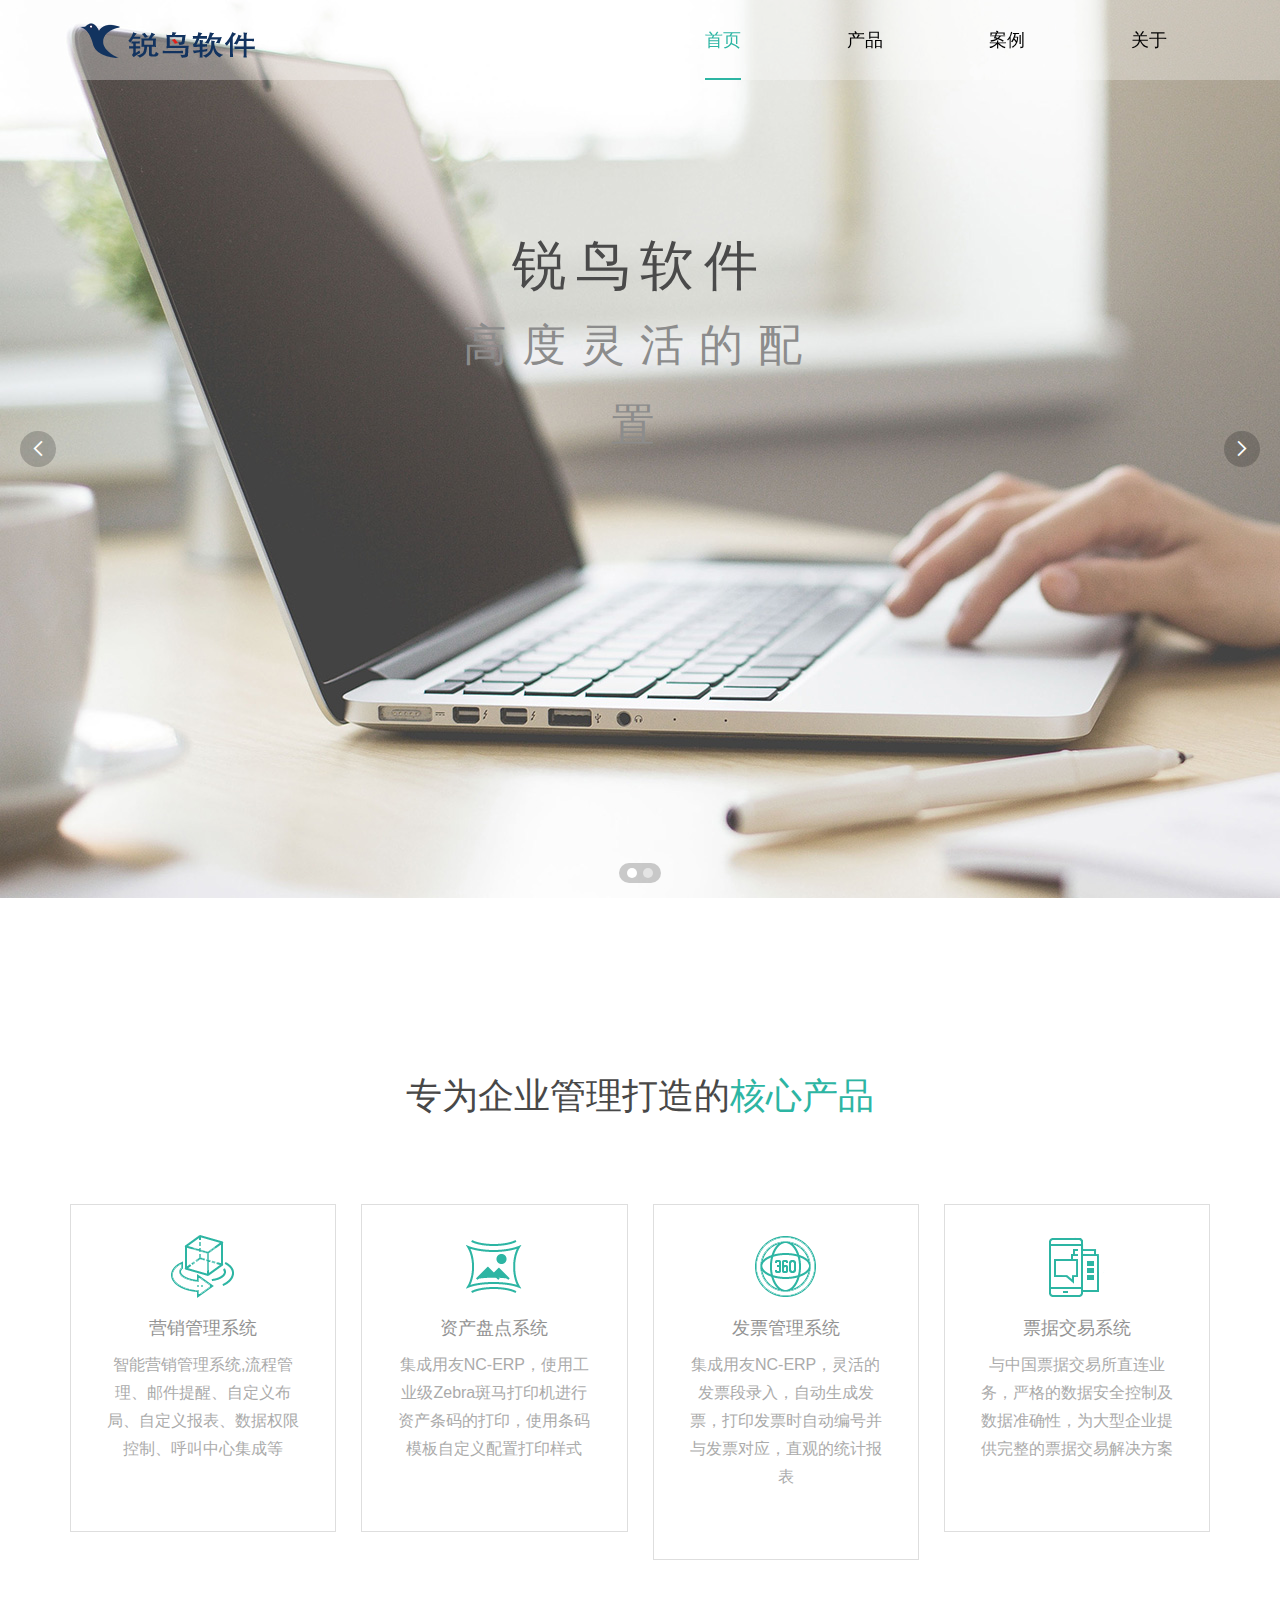
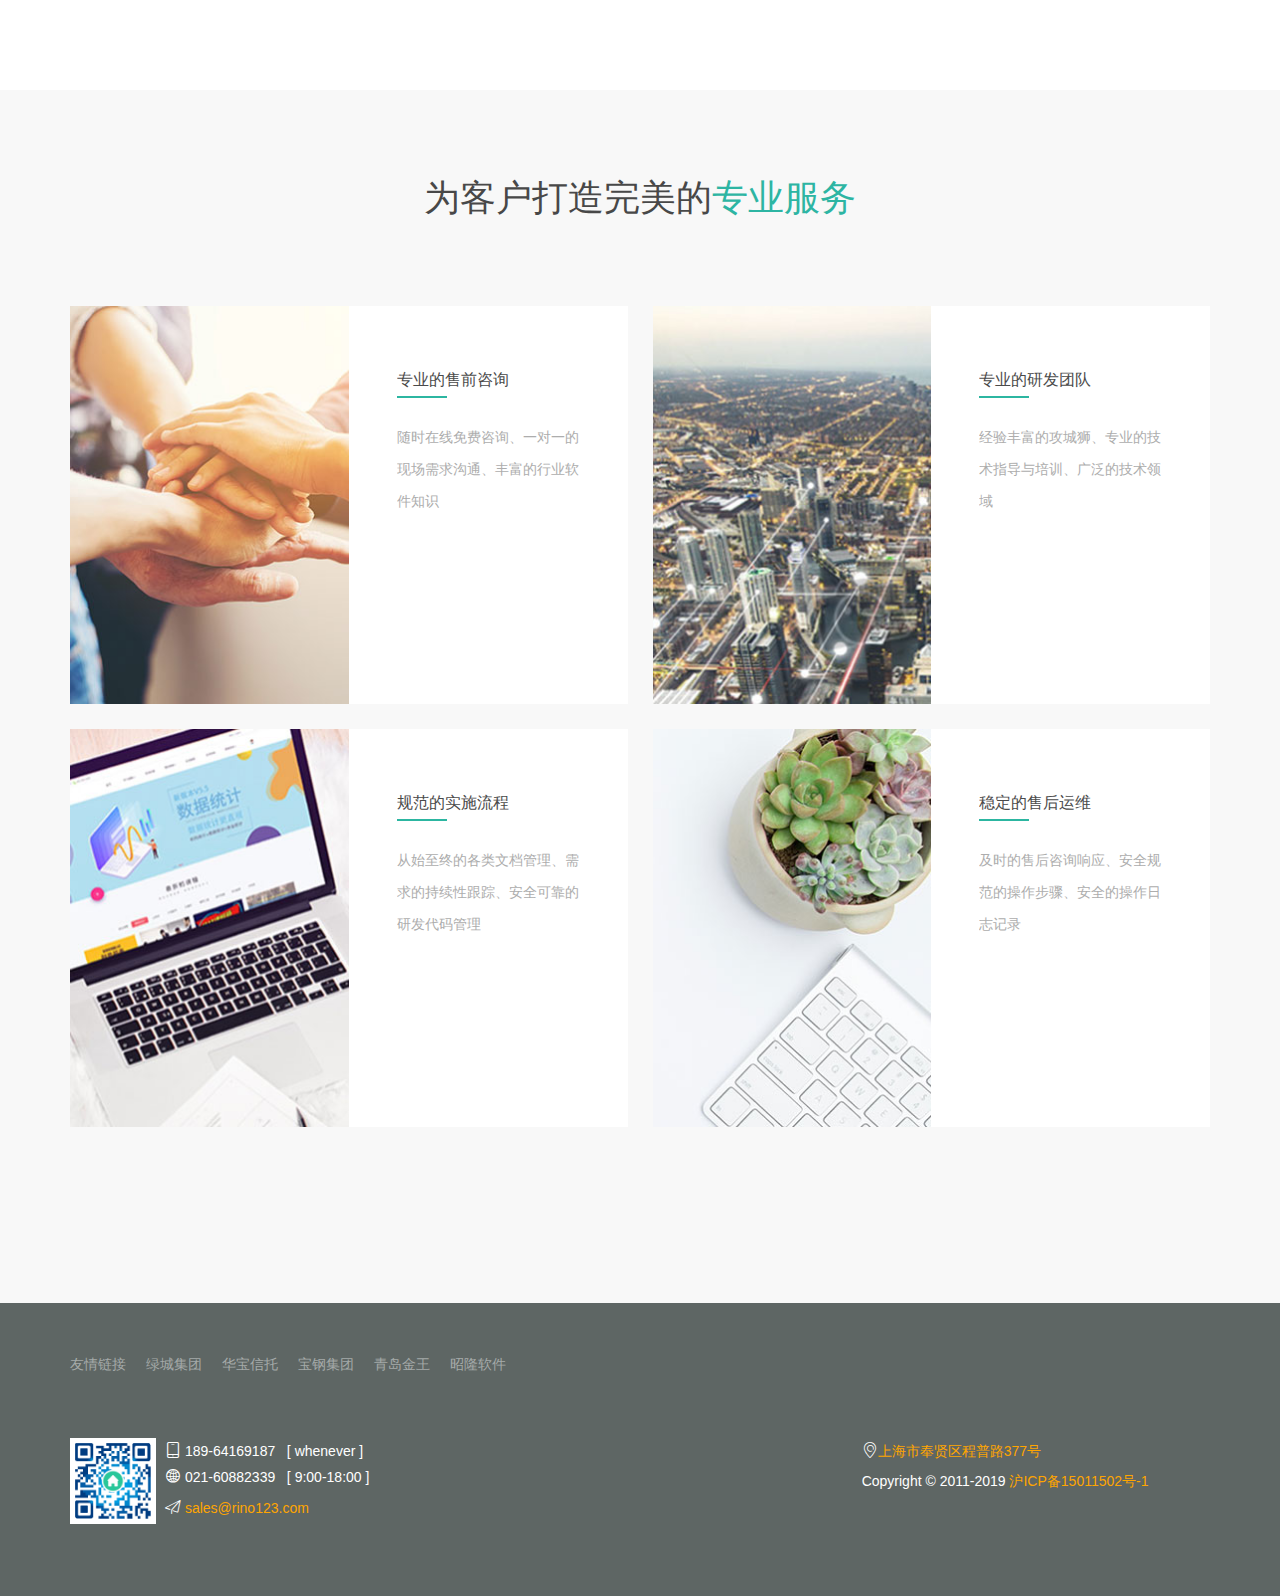
<file: index.html>
<!DOCTYPE html>
<html lang="en">
	<head>
		<meta charset="UTF-8">
		<meta name="viewport" content="width=device-width,user-scalable=no,initial-scale=1.0,maximum-scale=1.0,minimum-scale=1.0">
		<title>锐鸟软件-首页</title>
		<link rel="stylesheet" href="res/layui/css/layui.css">
		<link rel="stylesheet" href="res/static/css/index.css">
	</head>
	<body>
		<!-- nav部分 -->
		<div class="nav index">
			<div class="layui-container">
				<!-- 公司logo -->
				<div class="nav-logo">
					<a href="http://www.rino123.com">
						<img src="res/static/img/logo.png" alt="锐鸟软件">
					</a>
				</div>
				<div class="nav-list">
					<button>
						<span></span><span></span><span></span>
					</button>
					<ul class="layui-nav" lay-filter="">
						<li class="layui-nav-item layui-this"><a href="index.html">首页</a></li>
						<li class="layui-nav-item"><a href="product.html">产品</a></li>
						<!-- <li class="layui-nav-item"><a href="news.html">动态</a></li> -->
						<li class="layui-nav-item"><a href="case.html">案例</a></li>
						<li class="layui-nav-item"><a href="about.html">关于</a></li>
					</ul>
				</div>
			</div>
		</div>
		<!-- banner部分 -->
		<div>
			<div class="layui-carousel" id="banner">
				<div carousel-item>
					<div>
						<img src="res/static/img/banner1.jpg">
						<div class="panel">
							<p class="title">锐鸟软件</p>
							<p>高度灵活的配置</p>
						</div>
					</div>
					<div>
						<img src="res/static/img/banner2.jpg">
						<div class="panel">
							<p class="title">锐鸟软件</p>
							<p>贴心及时的服务</p>
						</div>
					</div>
				</div>
			</div>
		</div>
		<!-- main部分 -->
		<div class="main-product">
			<div class="layui-container">
				<p class="title">专为企业管理打造的<span>核心产品</span></p>
				<div class="layui-row layui-col-space25">
					<div class="layui-col-sm6 layui-col-md3">
						<div class="content">
							<div><img src="res/static/img/Big_icon1.png"></div>
							<div>
								<p class="label">营销管理系统</p>
								<p>智能营销管理系统,流程管理、邮件提醒、自定义布局、自定义报表、数据权限控制、呼叫中心集成等</p>
							</div>
							<a href="javascript:;">&nbsp;</a>
						</div>
					</div>
					<div class="layui-col-sm6 layui-col-md3 ">
						<div class="content">
							<div><img src="res/static/img/Big_icon2.png"></div>
							<div>
								<p class="label">资产盘点系统</p>
								<p>集成用友NC-ERP，使用工业级Zebra斑马打印机进行资产条码的打印，使用条码模板自定义配置打印样式</p>
							</div>
							<a href="javascript:;">&nbsp;</a>
						</div>
					</div>
					<div class="layui-col-sm6 layui-col-md3 ">
						<div class="content">
							<div><img src="res/static/img/Big_icon3.png"></div>
							<div>
								<p class="label">发票管理系统</p>
								<p>集成用友NC-ERP，灵活的发票段录入，自动生成发票，打印发票时自动编号并与发票对应，直观的统计报表</p>
							</div>
							<a href="javascript:;">&nbsp;</a>
						</div>
					</div>
					<div class="layui-col-sm6 layui-col-md3 ">
						<div class="content">
							<div><img src="res/static/img/Big_icon4.png"></div>
							<div>
								<p class="label">票据交易系统</p>
								<p>与中国票据交易所直连业务，严格的数据安全控制及数据准确性，为大型企业提供完整的票据交易解决方案</p>
							</div>
							<a href="javascript:;">&nbsp;</a>
						</div>
					</div>
				</div>
			</div>
		</div>
		<div class="main-service">
			<div class="layui-container">
				<p class="title">为客户打造完美的<span>专业服务</span></p>
				<div class="layui-row layui-col-space25 layui-col-space80">
					<div class="layui-col-sm6">
						<div class="content">
							<div class="content-left"><img src="res/static/img/home_img1.jpg"></div>
							<div class="content-right">
								<p class="label">专业的售前咨询</p>
								<span></span>
								<p>随时在线免费咨询、一对一的现场需求沟通、丰富的行业软件知识</p>
							</div>
						</div>
					</div>
					<div class="layui-col-sm6">
						<div class="content">
							<div class="content-left"><img src="res/static/img/home_img2.jpg"></div>
							<div class="content-right">
								<p class="label">专业的研发团队</p>
								<span></span>
								<p>经验丰富的攻城狮、专业的技术指导与培训、广泛的技术领域</p>
							</div>
						</div>
					</div>
					<div class="layui-col-sm6">
						<div class="content">
							<div class="content-left"><img src="res/static/img/home_img3.jpg"></div>
							<div class="content-right">
								<p class="label">规范的实施流程</p>
								<span></span>
								<p>从始至终的各类文档管理、需求的持续性跟踪、安全可靠的研发代码管理</p>
							</div>
						</div>
					</div>
					<div class="layui-col-sm6">
						<div class="content">
							<div class="content-left"><img src="res/static/img/home_img4.jpg"></div>
							<div class="content-right">
								<p class="label">稳定的售后运维</p>
								<span></span>
								<p>及时的售后咨询响应、安全规范的操作步骤、安全的操作日志记录</p>
							</div>
						</div>
					</div>
				</div>
				<!--<div class="service-more"><a href="">查看更多</a></div>-->
				<div class="service-more">&nbsp;</div>
			</div>
		</div>
		<!-- footer部分 -->
		<script src="res/static/js/template.js"></script>
		<script>
			document.write(__FOOTER);
		</script>
		<script src="res/layui/layui.js"></script>
		<!--[if lt IE 9]>
  <script src="https://cdn.staticfile.org/html5shiv/r29/html5.min.js"></script>
  <script src="https://cdn.staticfile.org/respond.js/1.4.2/respond.min.js"></script>
<![endif]-->
		<script>
			layui.config({
				base: 'res/static/js/'
			}).use('firm');
		</script>
	</body>
</html>
</file>
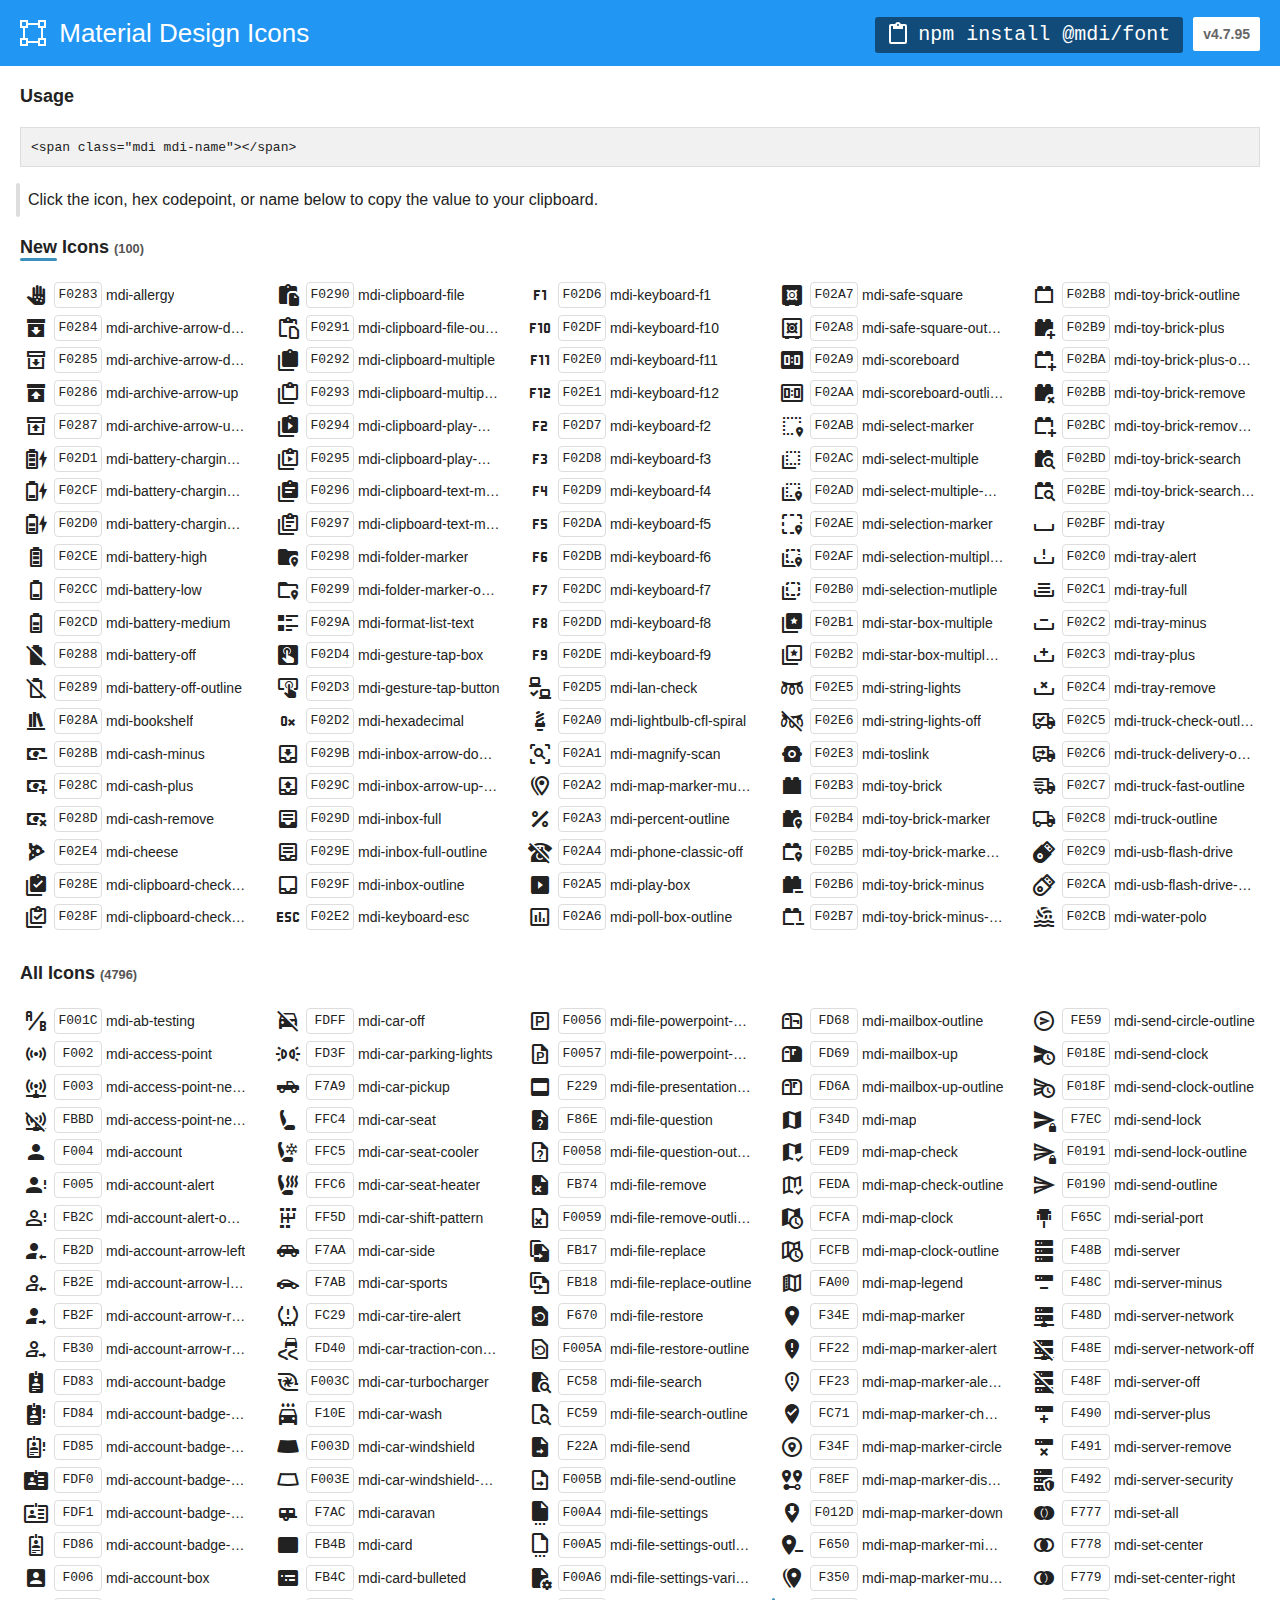
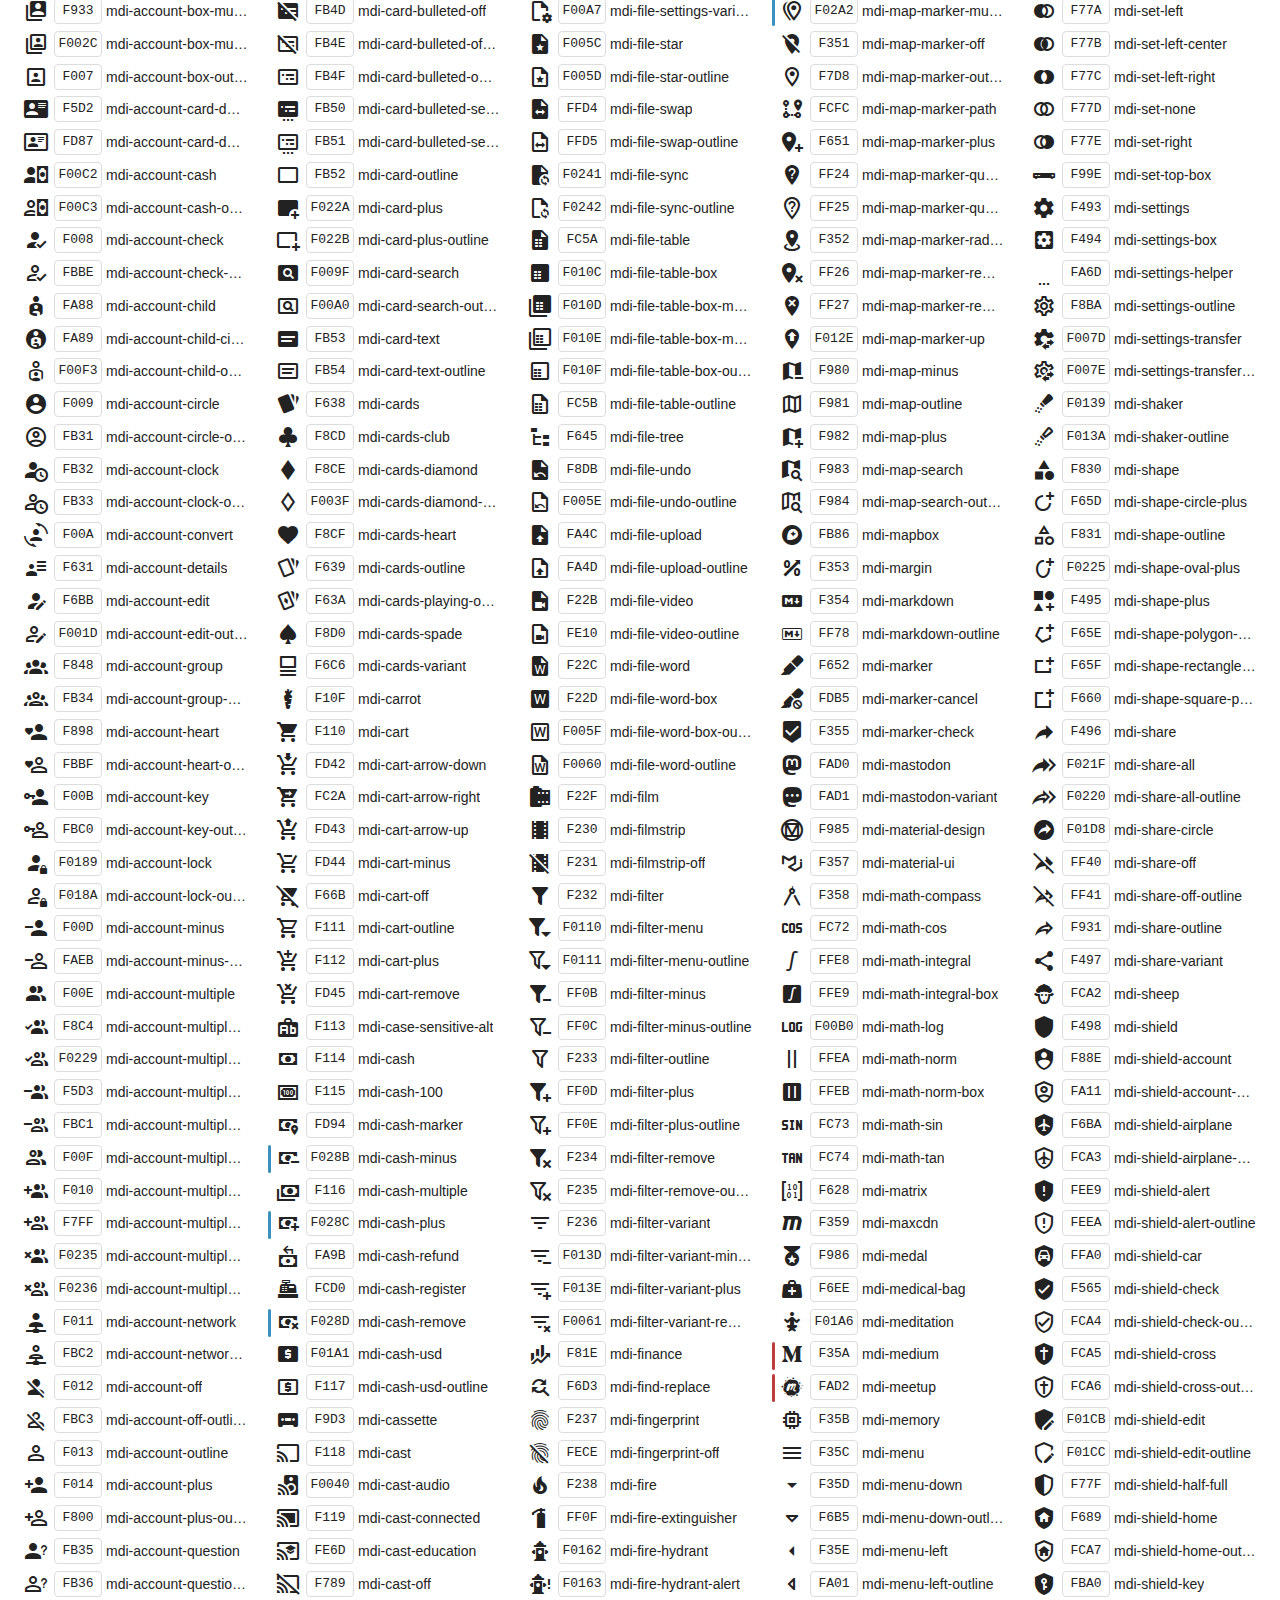
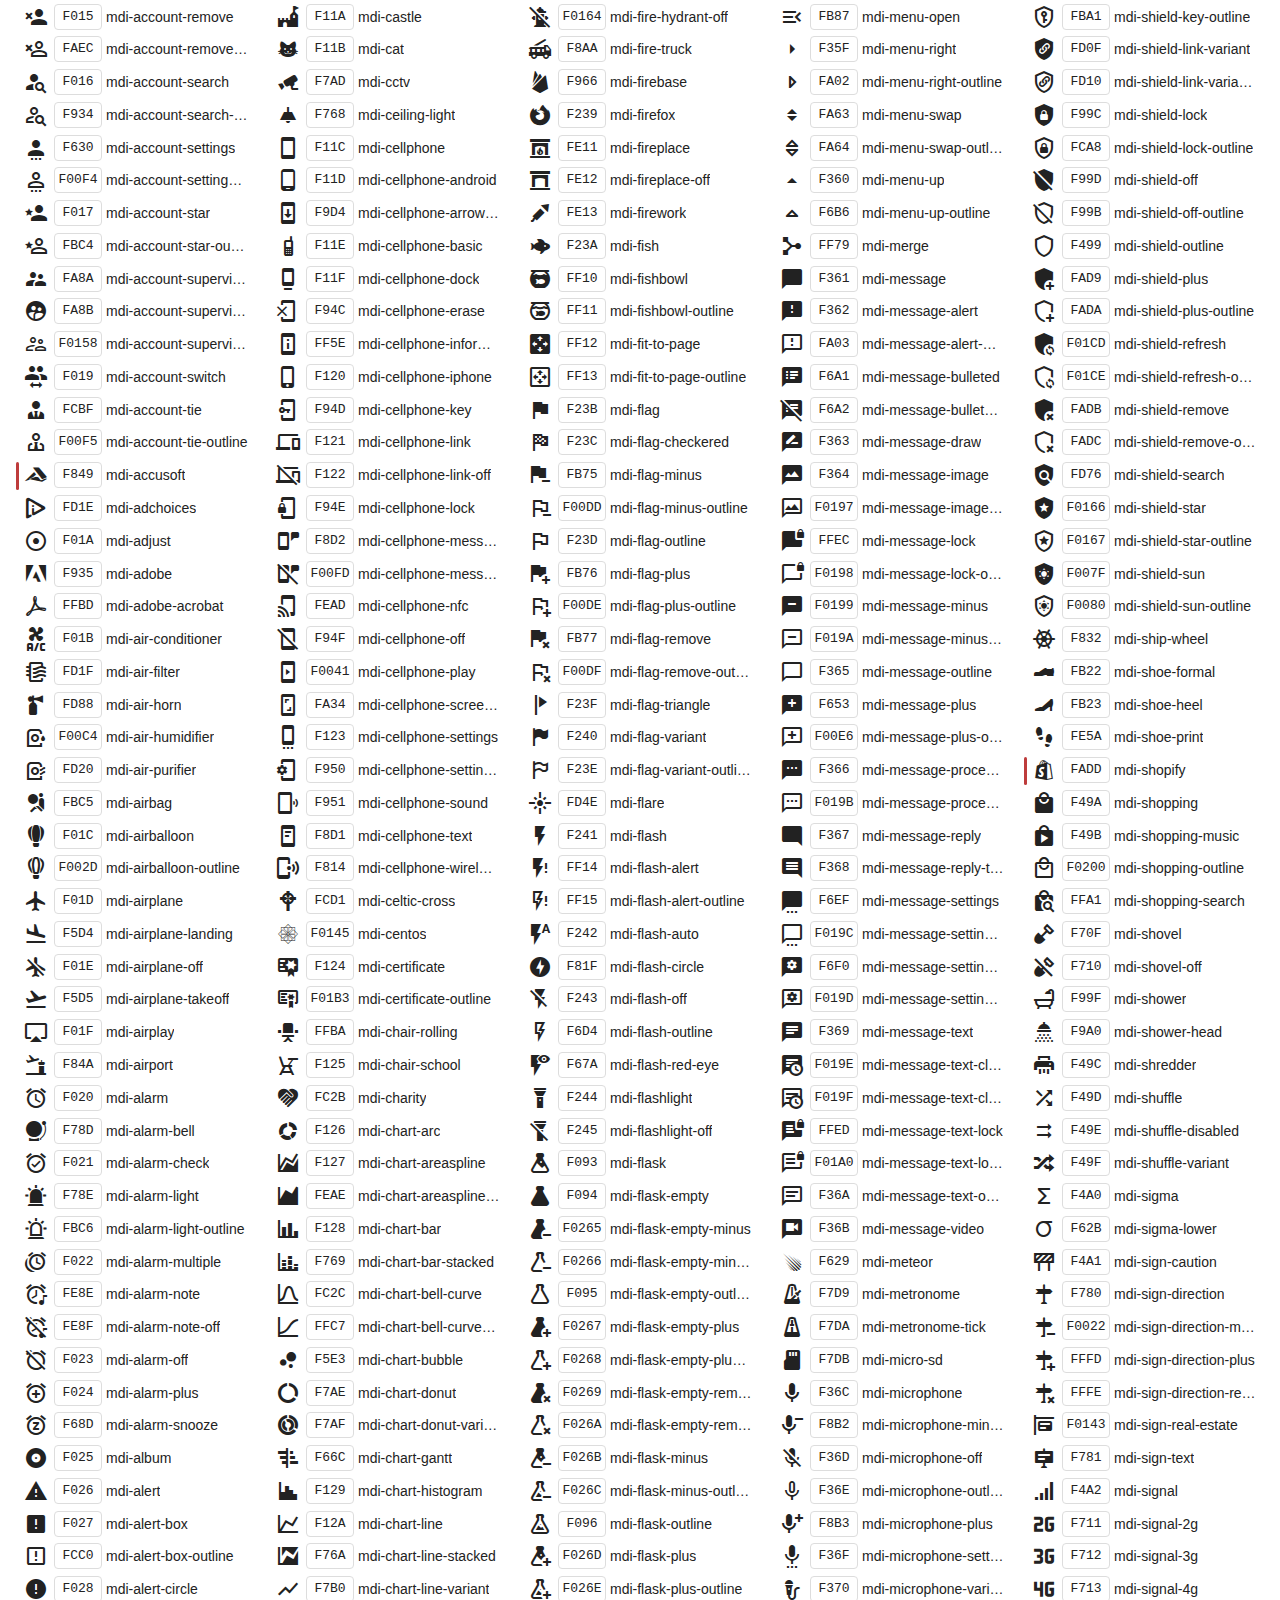
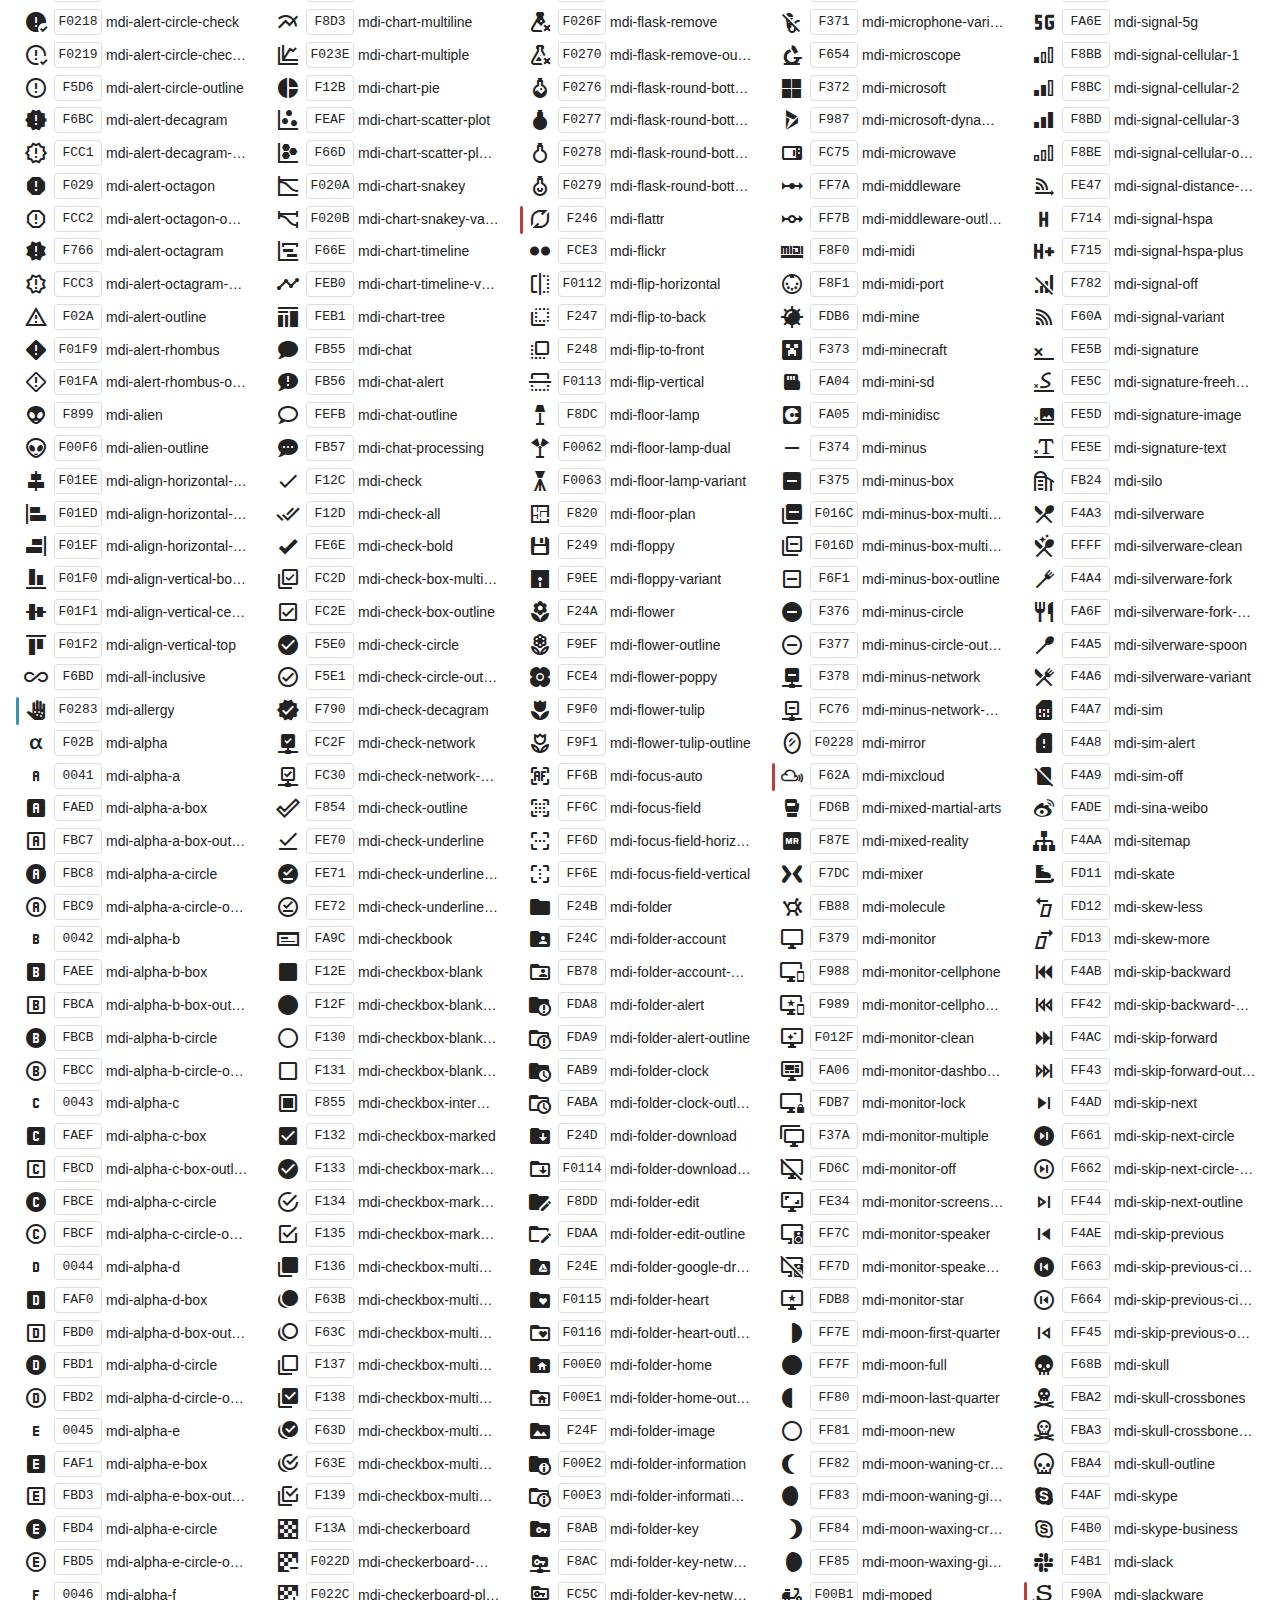
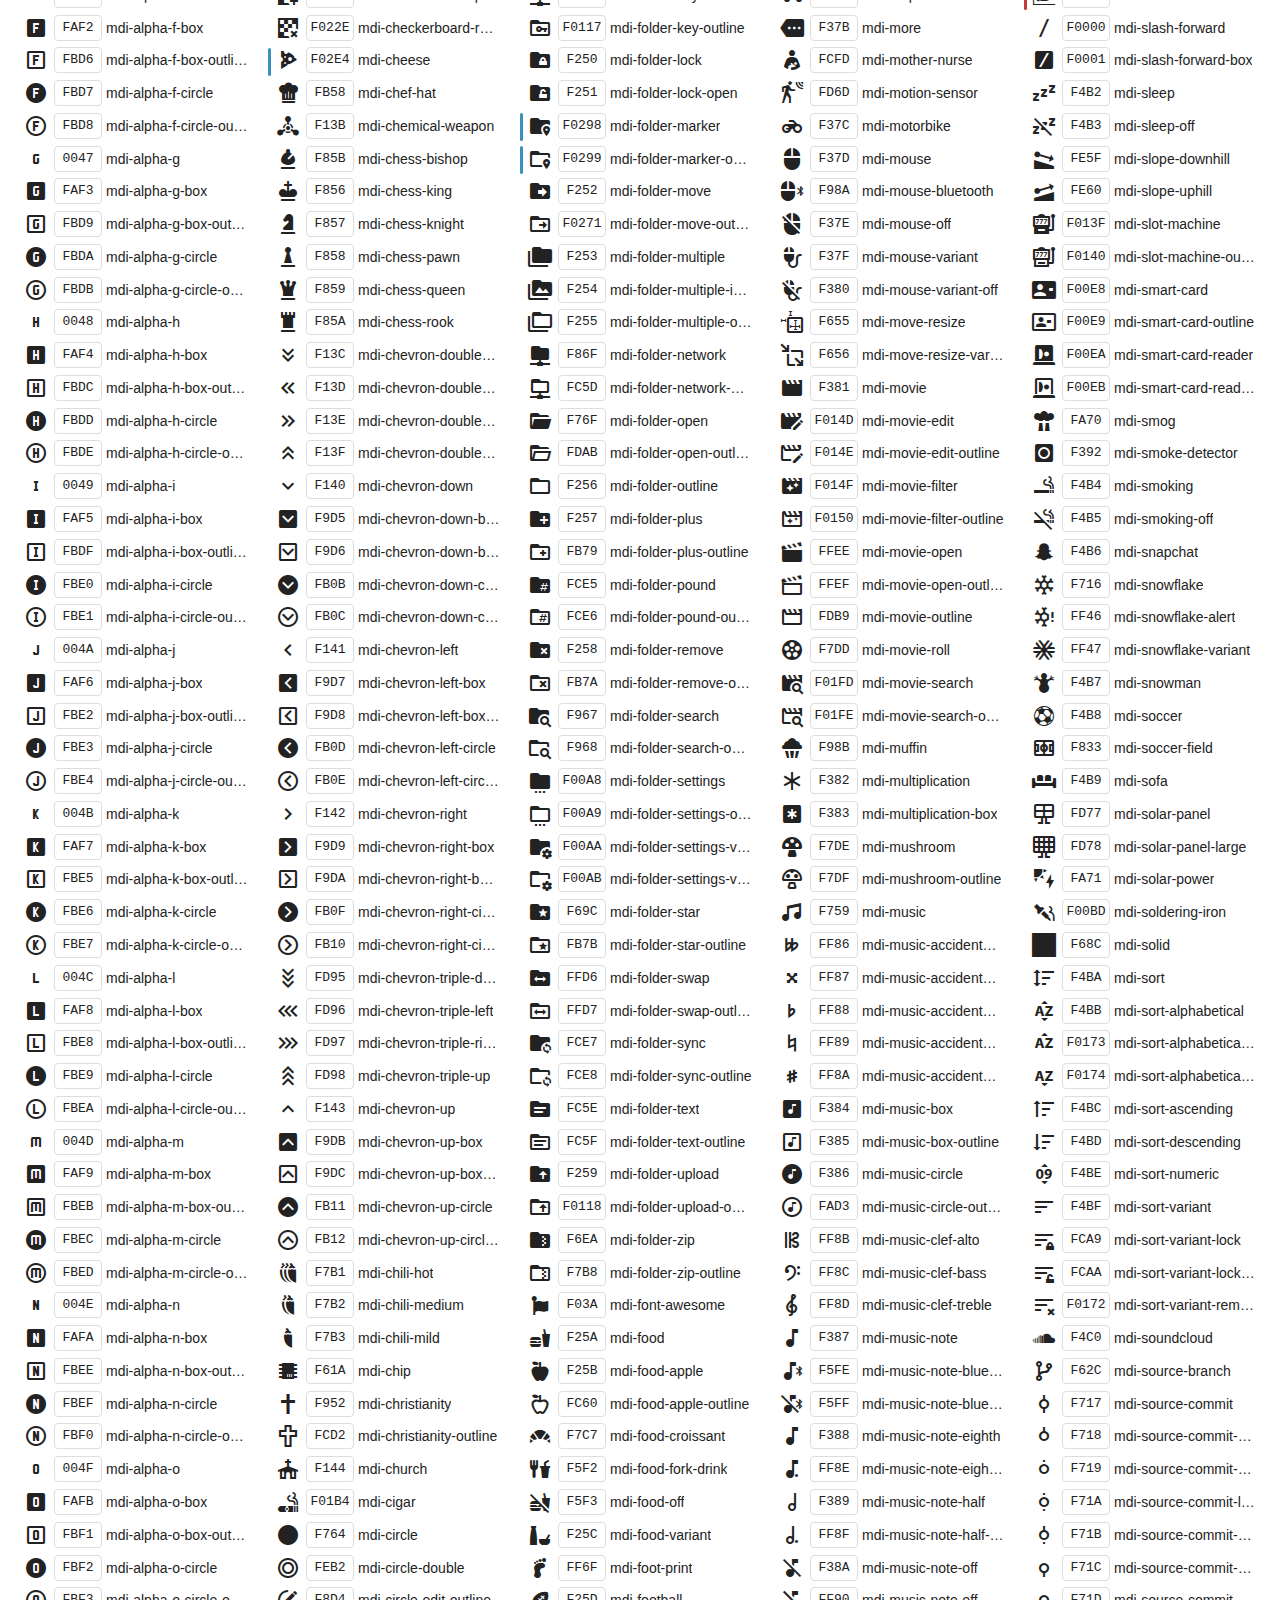
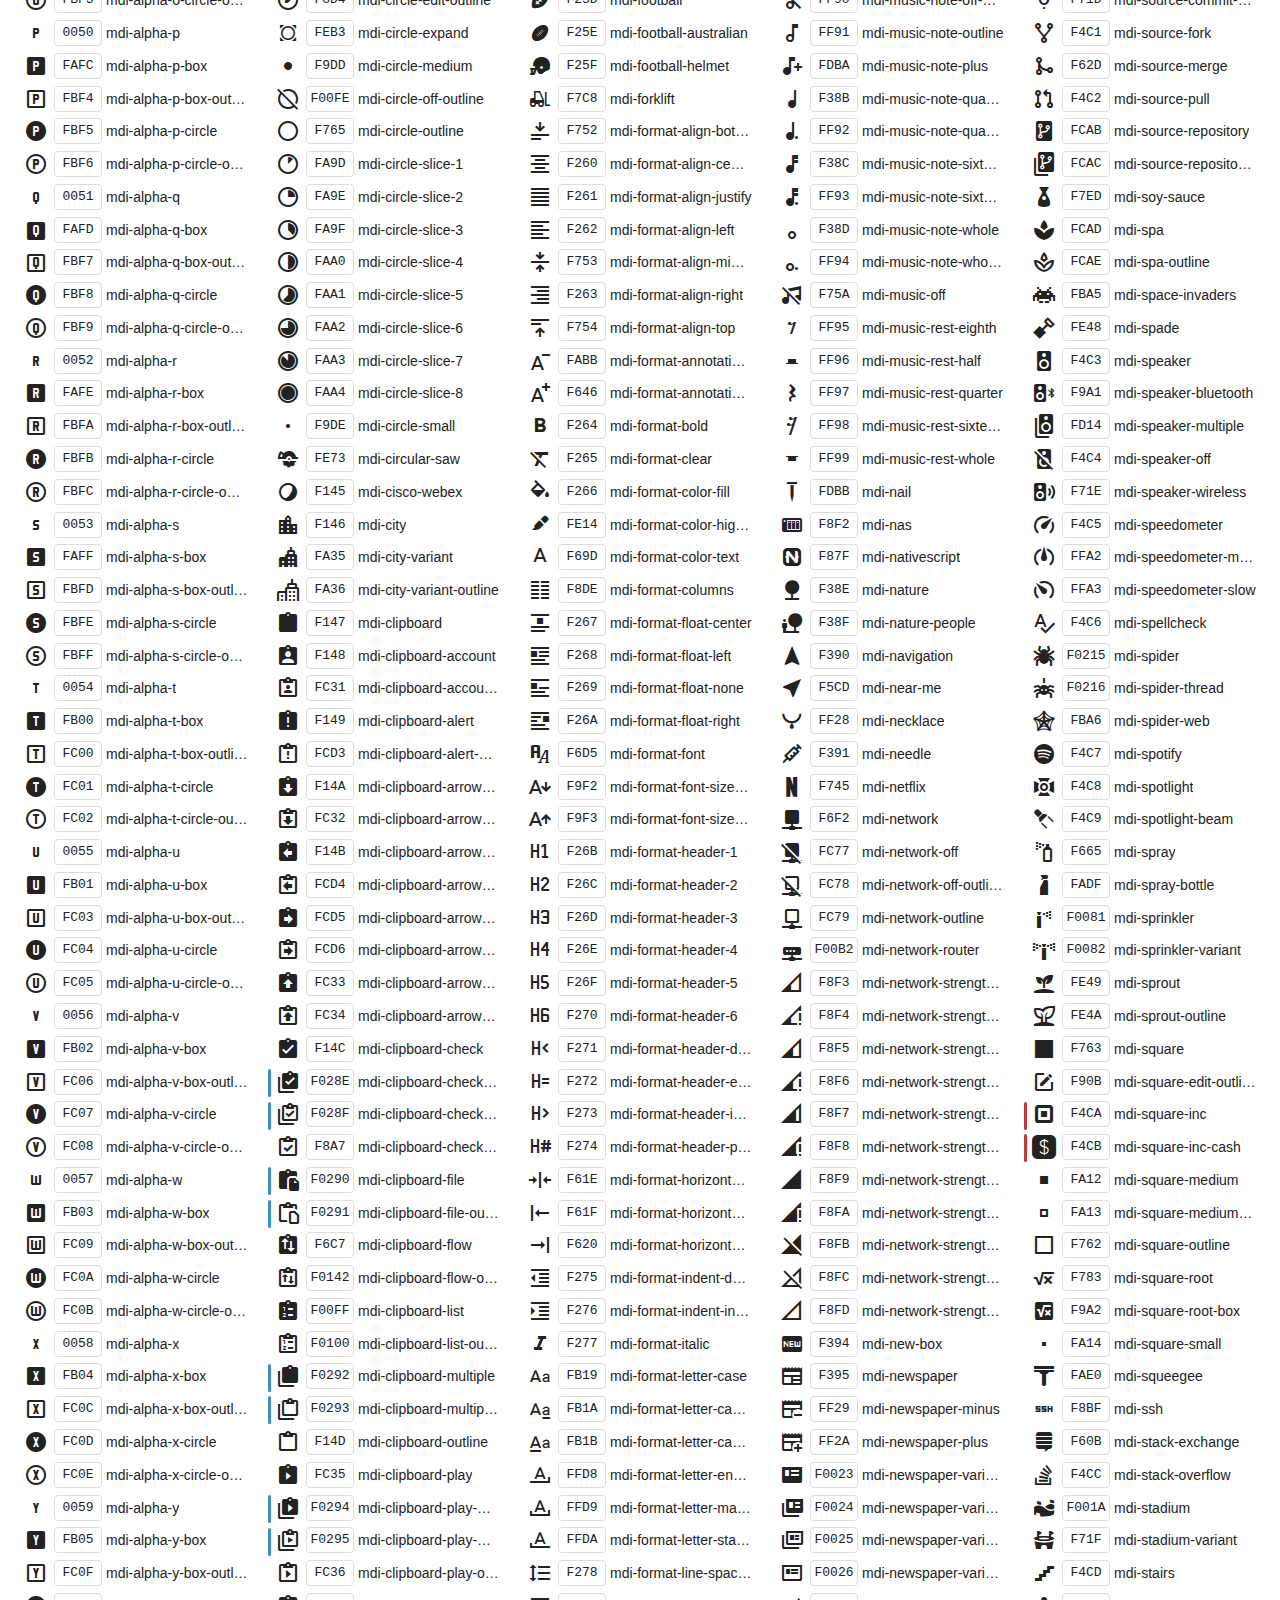
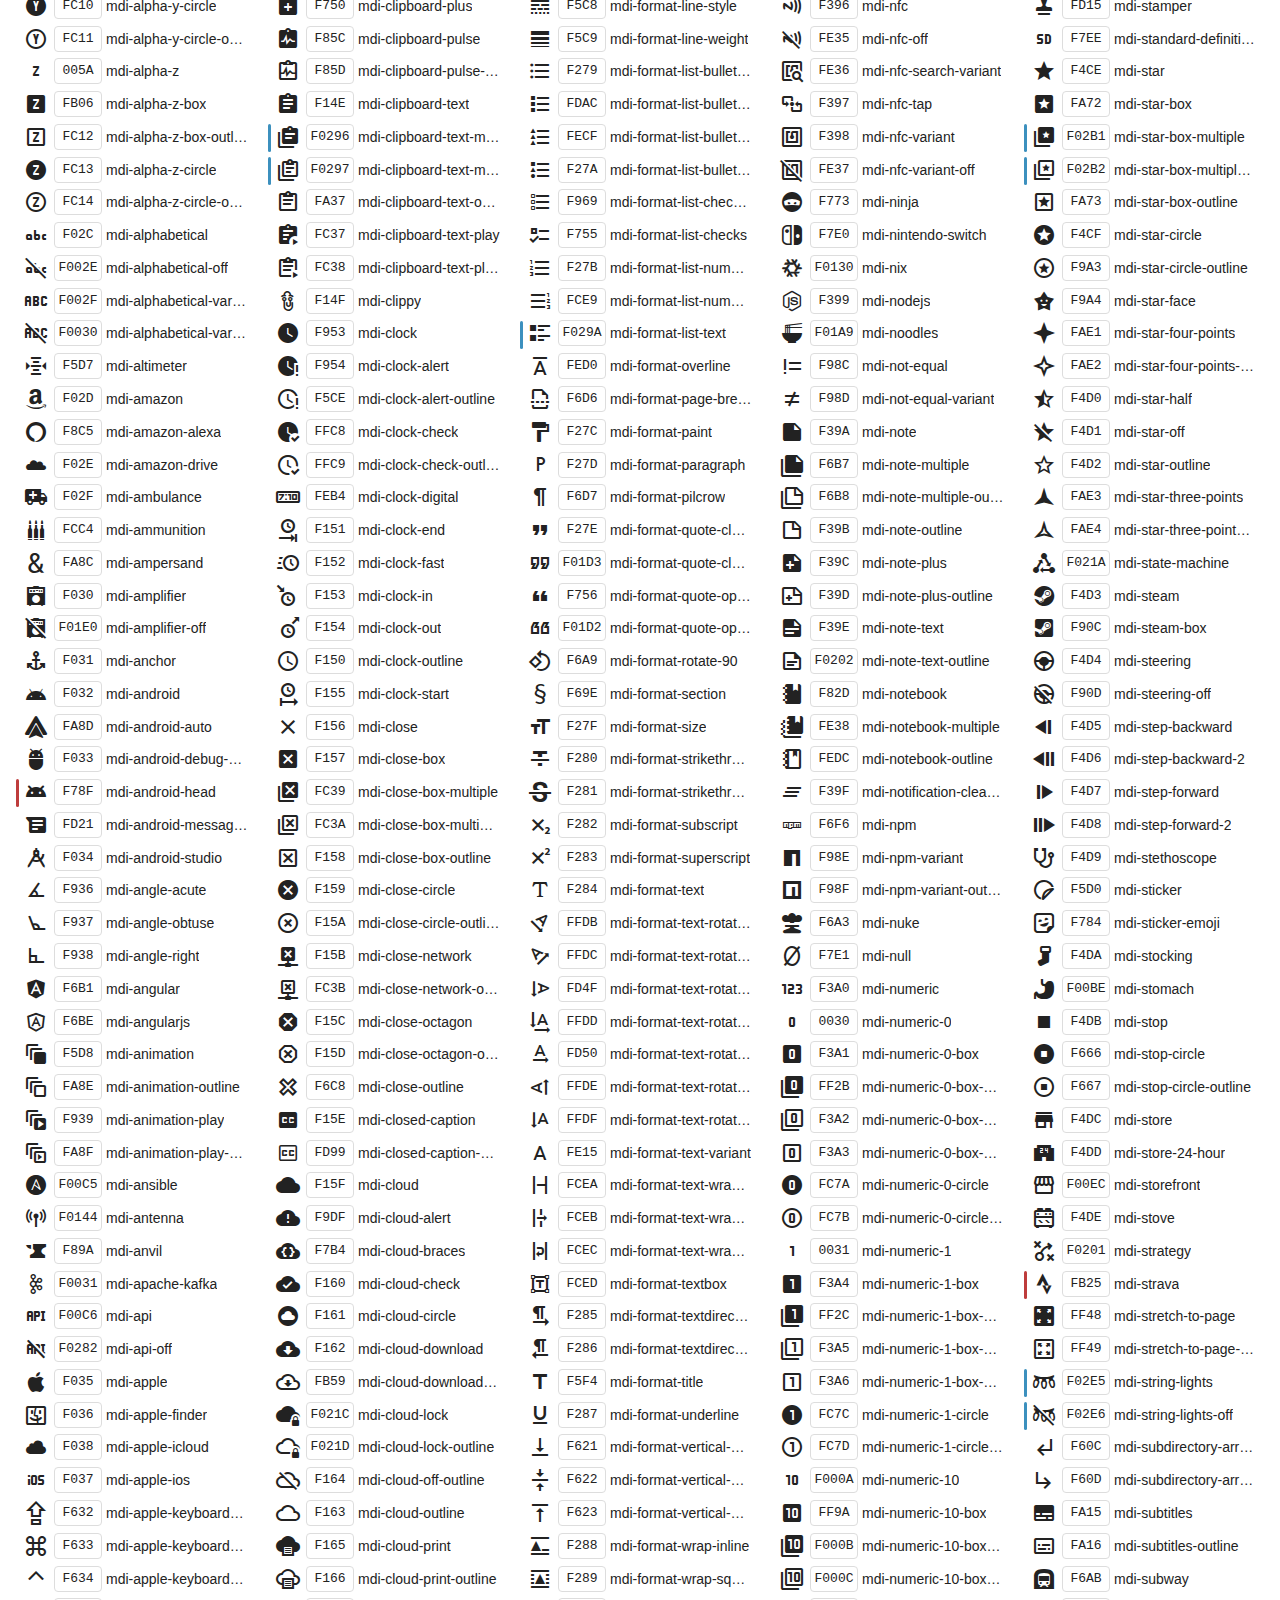
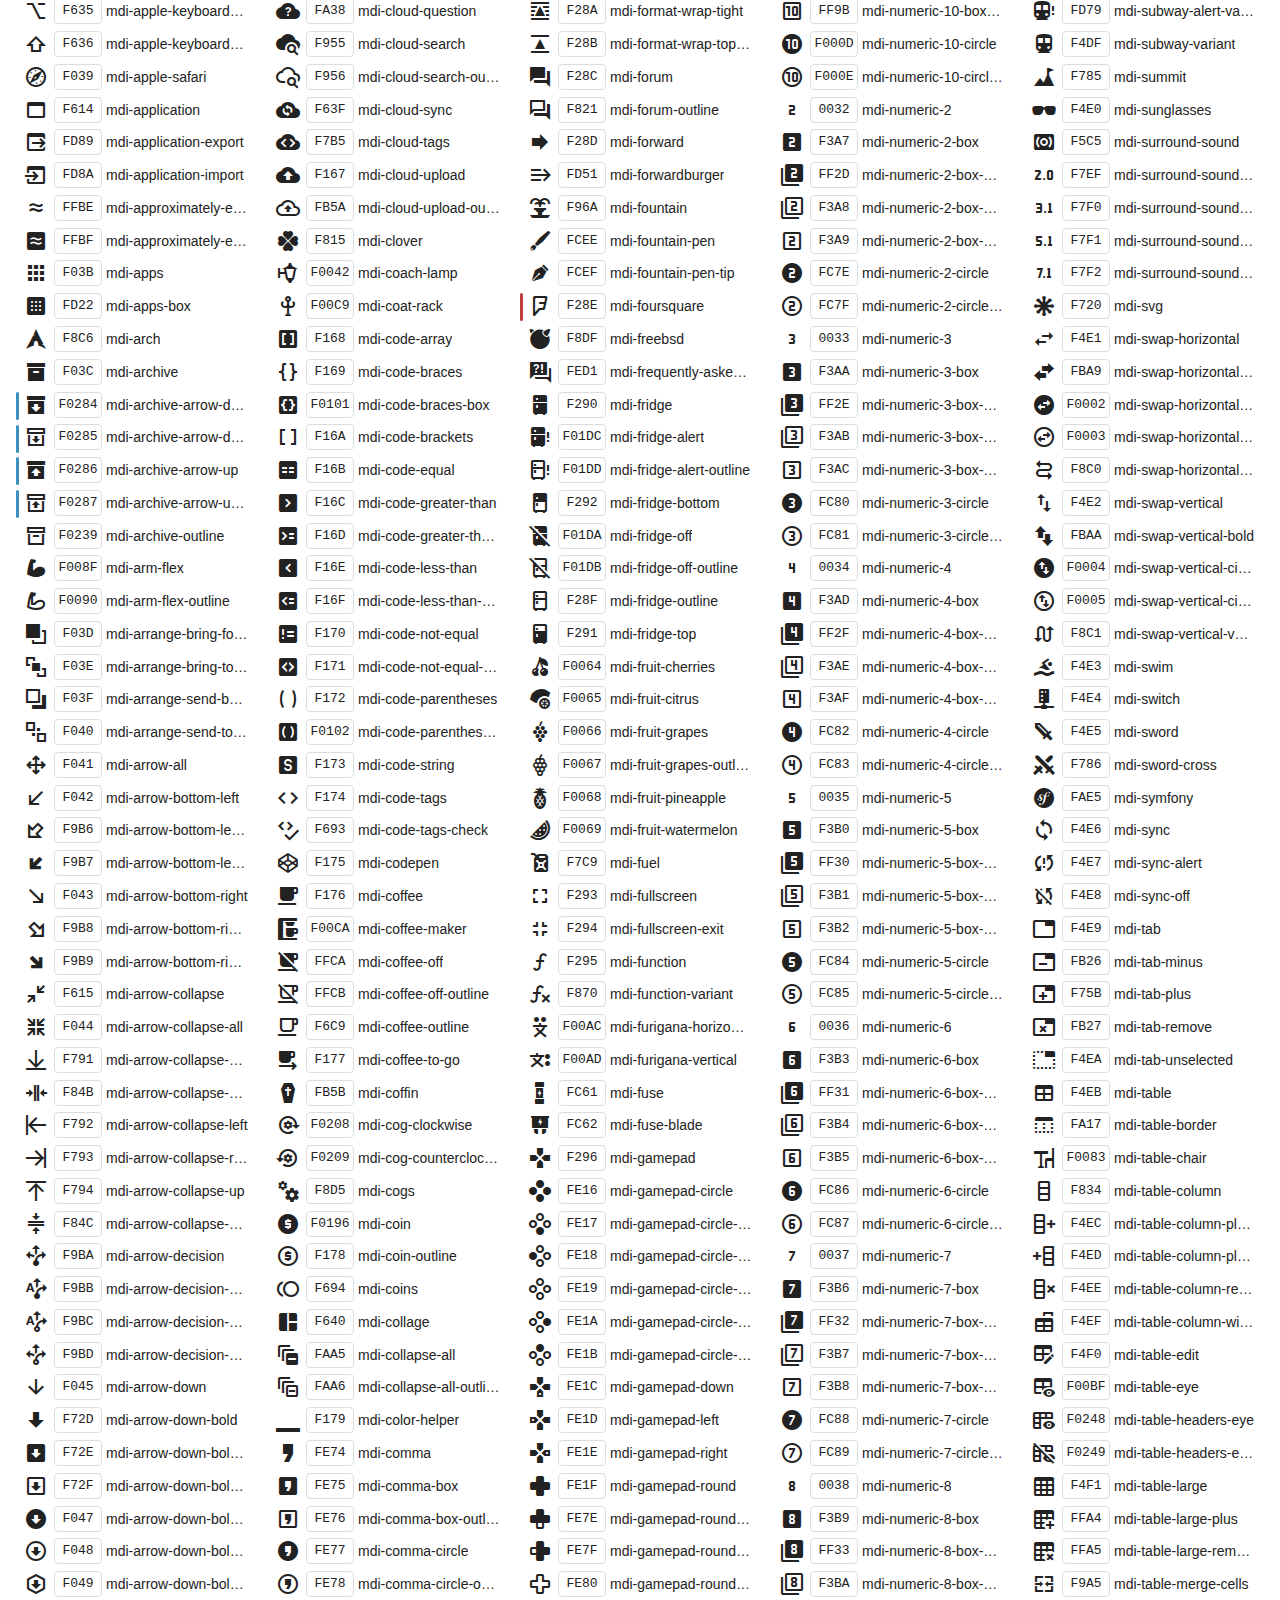
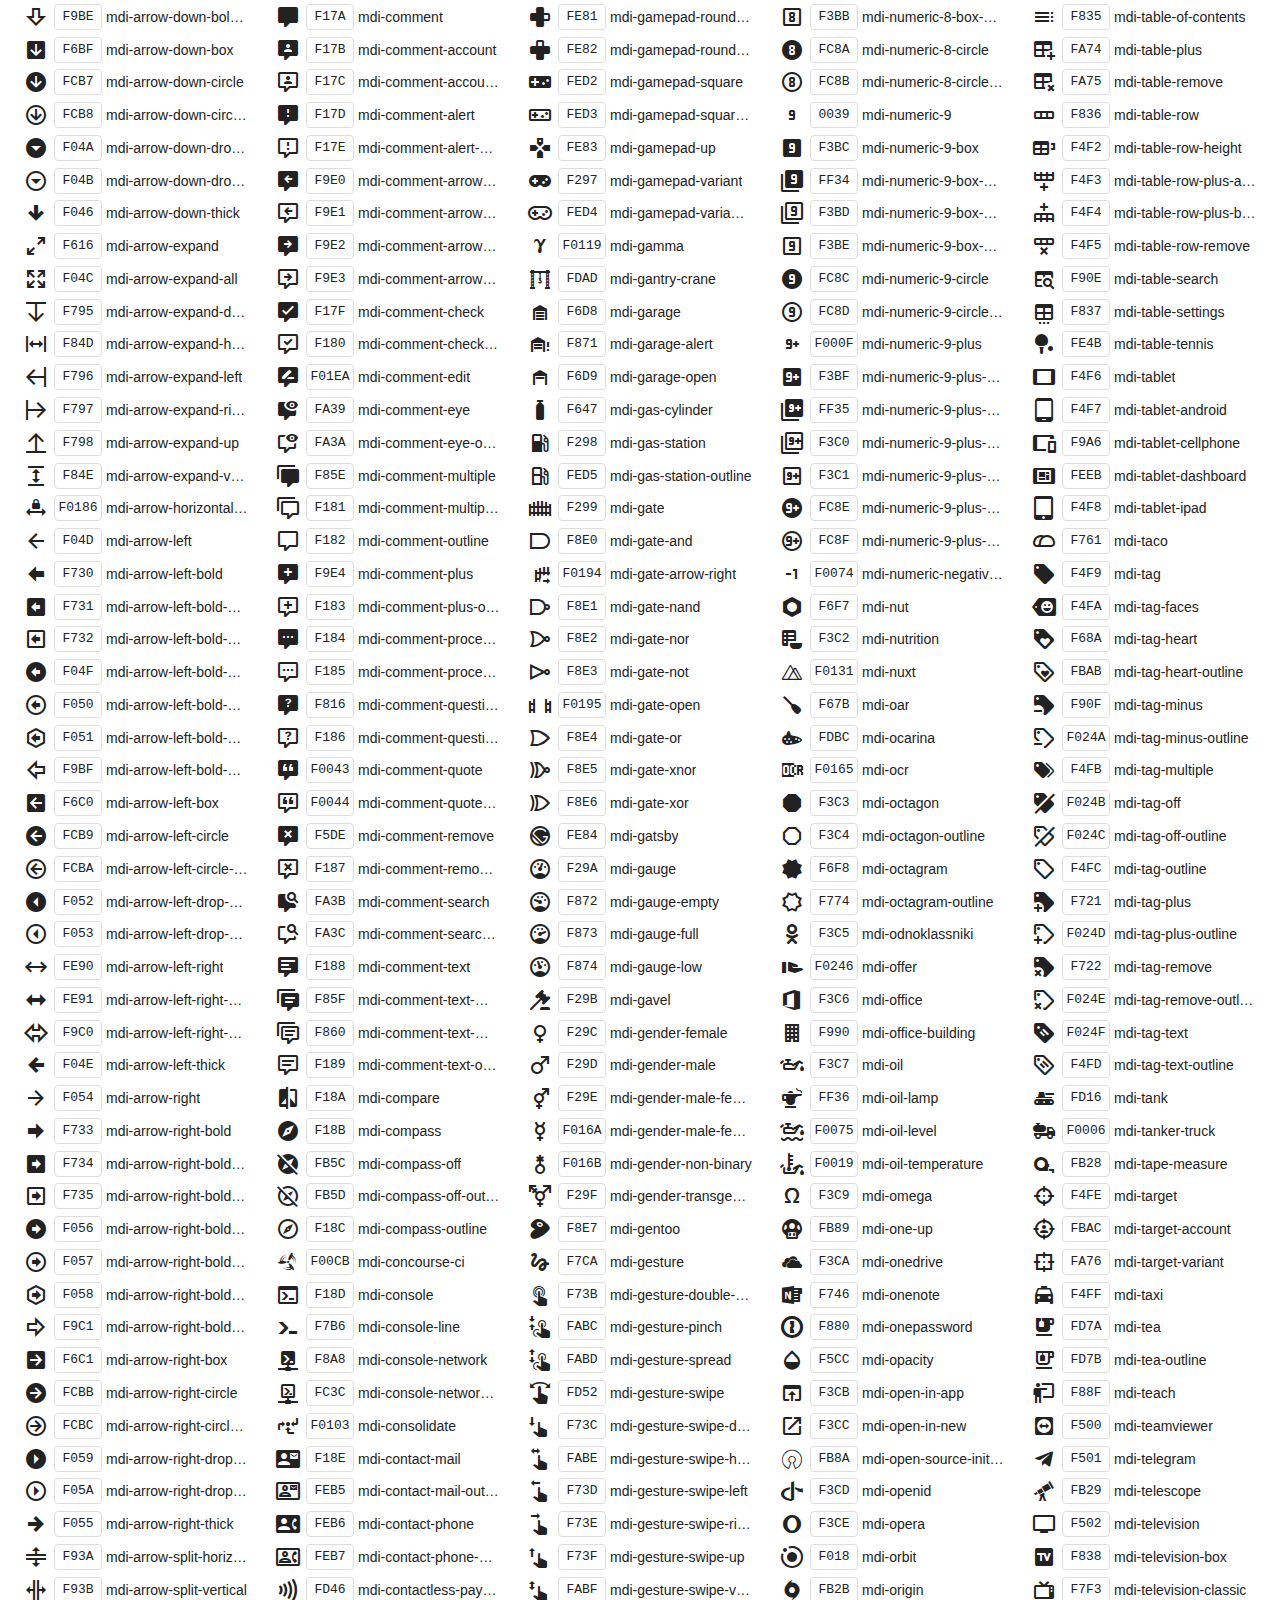
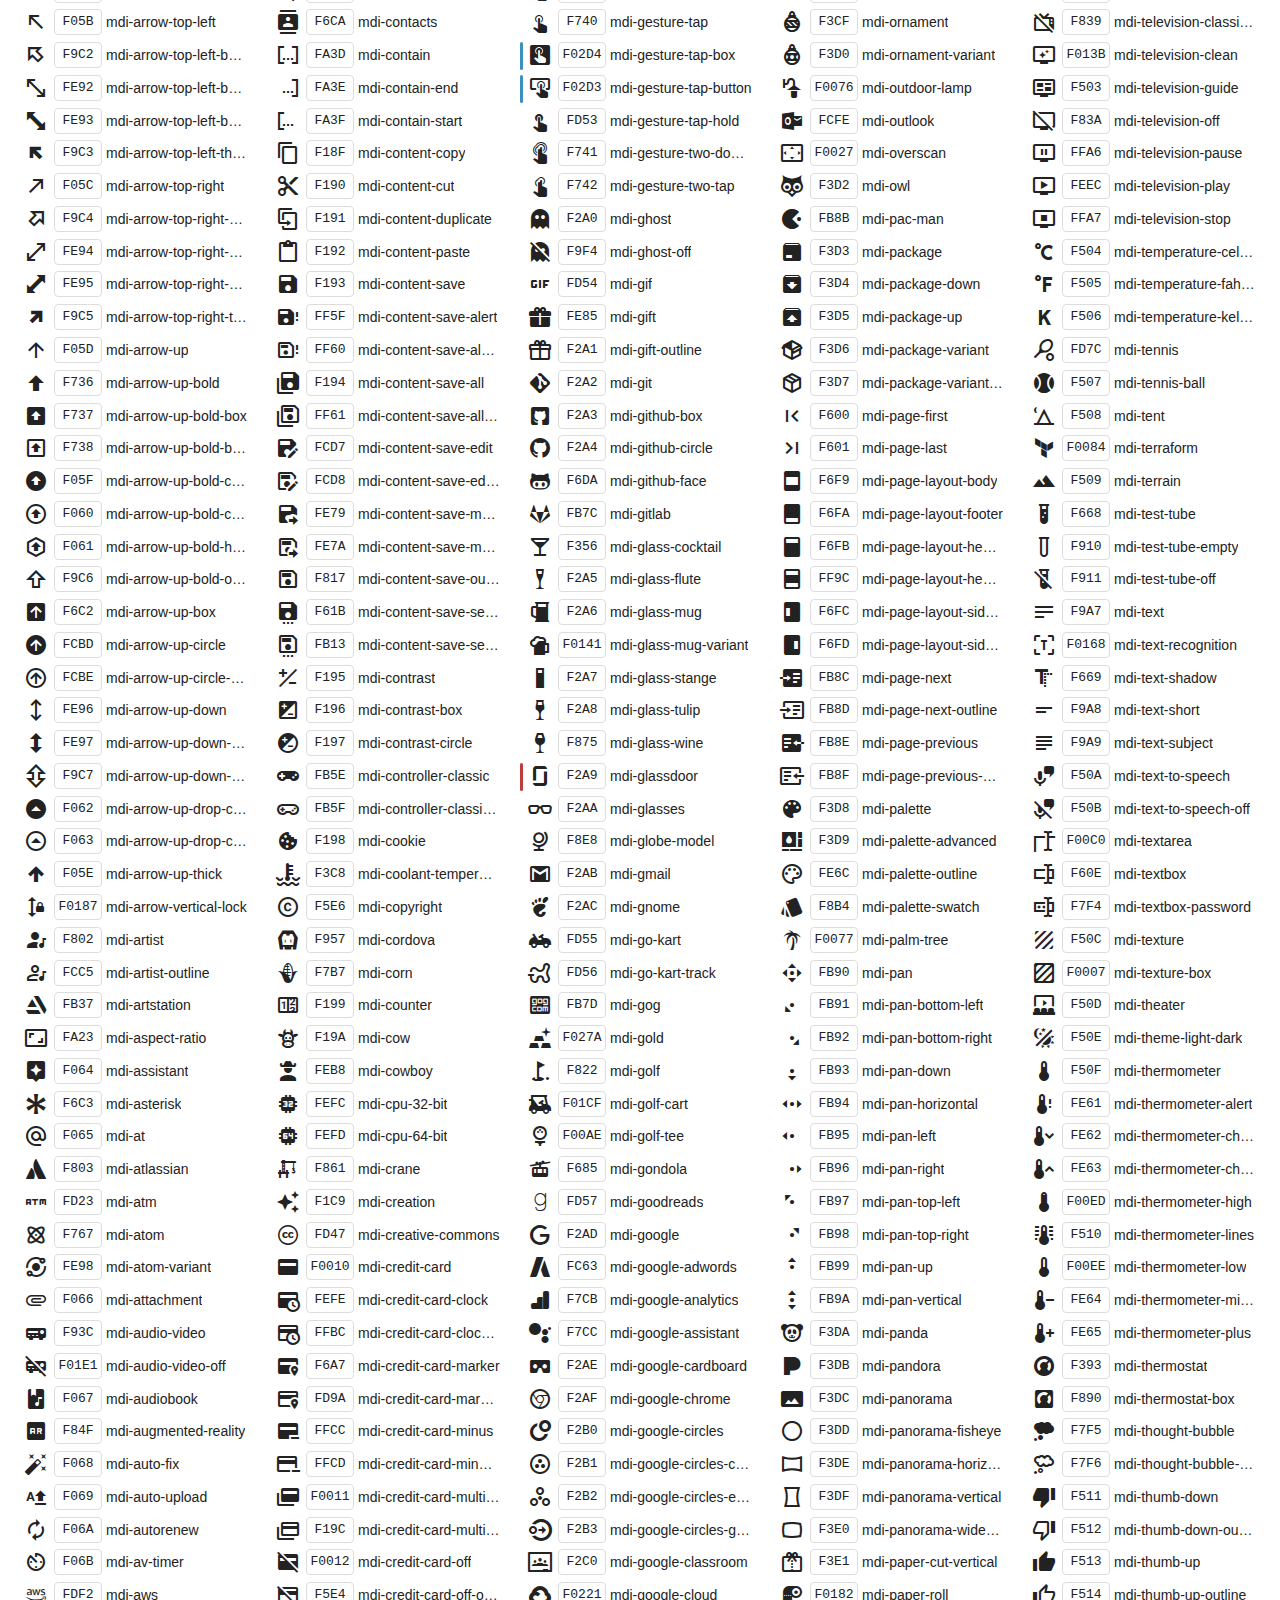
<file: mdi/index.html>
﻿<!doctype html>
<html lang="en">

<head>
    <meta charset="utf-8" />
    <meta name="google" content="notranslate">
    <title>Material Design Icons</title>
    <style>
        * {
            margin: 0;
            padding: 0;
        }

        body {
            margin: 0;
            padding: 0;
            background: #fff;
            color: #222;
        }

        h1,
        h2,
        h3,
        p,
        div,
        blockquote,
        footer {
            font-family: "Helvetica Neue", Arial, sans-serif;
        }

        h1 {
            padding: 20px 20px 16px 20px;
            font-size: 26px;
            line-height: 26px;
            font-weight: normal;
            color: #FFF;
            background-color: #2196F3;
        }

        h1 svg {
            vertical-align: middle;
            width: 26px;
            height: 26px;
            margin: 0 6px 4px 0;
        }

        h1 svg path {
            fill: #FFF;
        }

        h1 .version {
            font-size: 14px;
            background: #FFF;
            padding: 4px 10px;
            float: right;
            border-radius: 2px;
            margin: -3px 0 0 0;
            color: #666;
            font-weight: bold;
        }

        h1 .version::before {
            content: 'v';
        }

        h1 code {
            font-size: 20px;
            background: rgba(0, 0, 0, 0.5);
            padding: 4px 12px;
            border-radius: 3px;
            float: right;
            margin: -3px 10px 0 0;
            border: 1px solid transparent;
            cursor: pointer;
        }

        h1 code:hover {
            border: 1px solid #FFF;
        }

        h1 code svg {
            width: 24px;
            height: 24px;
            margin: -1px -4px 0 -2px
        }

        h2 {
            font-size: 18px;
            padding: 20px;
        }

        h2 small {
            color: #555;
            font-size: 0.8rem;
        }

        h2 small::before {
            content: '(';
        }

        h2 small::after {
            content: ')';
        }

        h2 span {
            position: relative;
        }

        h2.newicons span::before {
            position: absolute;
            content: ' ';
            width: 100%;
            height: 0.2rem;
            bottom: -0.25rem;
            background: #3C90BE;
            border-radius: 0.1rem;
        }

        h2.deprecatedicons span::before {
            position: absolute;
            content: ' ';
            width: 100%;
            height: 0.2rem;
            bottom: -0.25rem;
            background: #BE3C3C;
            border-radius: 0.1rem;
        }

        h3 {
            font-size: 14px;
            padding: 10px 20px 0 20px;
            font-weight: bold;
        }

        p {
            padding: 10px 20px;
        }

        p code {
            display: inline-block;
            vertical-align: middle;
            background: #F1F1F1;
            padding: 3px 5px;
            border-radius: 3px;
            border: 1px solid #DDD;
        }

        p i.mdi {
            vertical-align: middle;
            border-radius: 4px;
            display: inline-block;
        }

        p i.mdi.dark-demo {
            background: #333;
        }

        p.note {
            color: #999;
            font-size: 14px;
            padding: 0 20px 5px 20px;
        }

        p.deprecated {
            margin: -0.5rem 0 0.25rem 0;
        }

        p.extras {
            margin-top: -0.5rem;
        }

        div.icons {
            padding: 0 20px 10px 20px;
            -webkit-column-count: 5;
            -moz-column-count: 5;
            column-count: 5;
            -webkit-column-gap: 20px;
            -moz-column-gap: 20px;
            column-gap: 20px;
        }

        div.icons div {
            line-height: 2em;
        }

        div.icons div span {
            cursor: pointer;
            font-size: 14px;
            text-overflow: ellipsis;
            display: inline-block;
            max-width: calc(100% - 90px);
            overflow: hidden;
            vertical-align: middle;
            white-space: nowrap;
        }

        div.icons div code:hover,
        div.icons div span:hover,
        div.icons div i:hover {
            color: #3c90be;
        }

        div.icons div code:hover {
            border-color: #3c90be;
        }

        div.icons div code {
            border: 1px solid #DDD;
            width: 46px;
            margin-left: 2px;
            margin-right: 4px;
            border-radius: 4px;
            display: inline-block;
            vertical-align: middle;
            text-align: center;
            line-height: 24px;
            cursor: pointer;
        }

        div.icons div i {
            display: inline-block;
            width: 32px;
            height: 24px;
            text-align: center;
            vertical-align: middle;
            cursor: pointer;
            line-height: 24px;
        }

        div.icons .mdi::before {
            font-size: 24px;
        }

        div.icons div.new::before {
            content: ' ';
            width: 0.2rem;
            height: 1.75rem;
            position: absolute;
            margin-top: 0.25rem;
            margin-left: -0.25rem;
            background: #3C90BE;
            border-radius: 0.1rem;
        }

        div.icons div.deprecated::before {
            content: ' ';
            width: 0.2rem;
            height: 1.75rem;
            position: absolute;
            margin-top: 0.25rem;
            margin-left: -0.25rem;
            background: #BE3C3C;
            border-radius: 0.1rem;
        }

        pre {
            margin: 0 20px;
            font-family: Consolas, monospace;
            padding: 10px;
            border: 1px solid #DDD;
            background: #F1F1F1;
        }

        blockquote {
            position: relative;
            margin: 1rem 1rem 0 1rem;
            padding: 0.5rem 0.5rem 0.5rem 0.75rem;
        }

        blockquote.note::before {
            content: ' ';
            width: 0.25rem;
            height: 100%;
            background: #DDD;
            position: absolute;
            border-radius: 0.25rem;
            top: 0;
            left: 0;
        }

        blockquote.deprecated::before {
            content: ' ';
            width: 0.25rem;
            height: 100%;
            background: #BE3C3C;
            position: absolute;
            border-radius: 0.25rem;
            top: 0;
            left: 0;
        }

        div.copied {
            position: fixed;
            top: 100px;
            left: 50%;
            width: 200px;
            text-align: center;
            color: #3c763d;
            background-color: #dff0d8;
            border: 1px solid #d6e9c6;
            padding: 10px 15px;
            border-radius: 4px;
            margin-left: -100px;
            box-shadow: 0 0 10px rgba(0, 0, 0, 0.2);
        }

        div.examples {
            display: flex;
            flex-wrap: wrap;
            margin: 0.5rem 1.25rem;
        }

        div.examples > div {
            display: flex;
            margin-right: 0.5rem;
            margin-bottom: 0.5rem;
        }

        div.examples > div > div:first-child {
            display: flex;
            padding: 0.5rem;
            border-radius: 0.25rem;
            box-shadow: 0 0 0.25rem rgba(0, 0, 0, 0.4);
            background: #FFF;
            z-index: 1;
            align-items: center;
            justify-content: center;
        }

        div.examples > div > div:first-child + div {
            display: flex;
            margin-left: -0.25rem;
            padding: 0.5rem 0.75rem 0.5rem 1rem;
            background: #222;
            border-radius: 0 0.25rem 0.25rem 0;
        }

        div.examples > div > div:first-child + div > code {
            color: #FFF;
            align-self: center;
        }

        div.examples > div > div.dark:first-child {
            background: #444;
        }

        div.examples i {
            display: flex;
        }

        div.examples-size > div > div:first-child {
            min-width: 3rem;
        }

        footer {
            display: flex;
            padding: 20px;
            color: #666;
            border-top: 1px solid #DDD;
            background: #F1F1F1;
        }

        footer > div:first-child {
            flex: 1;
        }

        footer > div:last-child {
            text-align: right;
        }

        footer a {
            color: #e91e63;
            text-decoration: none;
        }

        footer a:hover {
            text-decoration: underline;
        }
    </style>
    <link href="css/materialdesignicons.min.css" media="all" rel="stylesheet" type="text/css" />
</head>

<body>
    <h1>
        <svg>
            <path d="M0,0H8V3H18V0H26V8H23V18H26V26H18V23H8V21H18V18H21V8H18V5H8V8H5V18H8V26H0V18H3V8H0V0M2,2V6H6V2H2M2,20V24H6V20H2M20,2V6H24V2H20M20,20V24H24V20H20Z"></path>
        </svg>
        Material Design Icons
        <span class="version">4.7.95</span>
        <code id="npm" title="Copy to Clipboard">
            <svg viewBox="0 0 24 24">
                <path d="M19,20H5V4H7V7H17V4H19M12,2A1,1 0 0,1 13,3A1,1 0 0,1 12,4A1,1 0 0,1 11,3A1,1 0 0,1 12,2M19,2H14.82C14.4,0.84 13.3,0 12,0C10.7,0 9.6,0.84 9.18,2H5A2,2 0 0,0 3,4V20A2,2 0 0,0 5,22H19A2,2 0 0,0 21,20V4A2,2 0 0,0 19,2Z" />
            </svg>
            npm install @mdi/font
        </code>
    </h1>

    <h2 class="usage">Usage</h2>
    <pre><code>&lt;span class=&quot;mdi mdi-<span id="name">name</span>&quot;&gt;&lt;/span&gt;</code></pre>

    <blockquote class="note">
        Click the icon, hex codepoint, or name below to copy the value to your clipboard.
    </blockquote>

    <h2 class="newicons"><span>New</span> Icons <small id="newIconsCount">-</small></h2>
    <div class="icons" id="newIcons"></div>

    <h2 class="icons">All Icons <small id="iconsCount">-</small></h2>
    <div class="icons" id="icons"></div>

    <h2 class="deprecatedicons"><span>Deprecated</span> Icons <small id="deprecatedIconsCount">-</small></h2>
    <p class="deprecated" id="deprecated">
        Deprecated icons will be removed in a future major release.
    </p>
    <div class="icons" id="deprecatedIcons"></div>

    <h2 class="extras">Extras</h2>

    <p class="extras">The helper CSS classes are listed below.</p>

    <section>
        <h3>Size</h3>

        <div class="examples examples-size">
            <div>
                <div>
                    <i class="mdi mdi-18px mdi-account"></i>
                </div>
                <div>
                    <code>mdi-18px</code>
                </div>
            </div>
            <div>
                <div>
                    <i class="mdi mdi-24px mdi-account"></i>
                </div>
                <div>
                    <code>mdi-24px</code>
                </div>
            </div>
            <div>
                <div>
                    <i class="mdi mdi-36px mdi-account"></i>
                </div>
                <div>
                    <code>mdi-36px</code>
                </div>
            </div>
            <div>
                <div>
                    <i class="mdi mdi-48px mdi-account"></i>
                </div>
                <div>
                    <code>mdi-48px</code>
                </div>
            </div>
        </div>
    </section>

    <h3>Rotate</h3>

    <div class="examples">
        <div>
            <div>
                <i class="mdi mdi-36px mdi-account"></i>
            </div>
        </div>
        <div>
            <div>
                <i class="mdi mdi-36px mdi-rotate-45 mdi-account"></i>
            </div>
            <div>
                <code>mdi-rotate-45</code> 
            </div>
        </div>
        <div>
            <div>
                <i class="mdi mdi-36px mdi-rotate-90 mdi-account"></i>
            </div>
            <div>
                <code>mdi-rotate-90</code>
            </div>
        </div>
        <div>
            <div>
                <i class="mdi mdi-36px mdi-rotate-135 mdi-account"></i>
            </div>
            <div>
                <code>mdi-rotate-135</code>
            </div>
        </div>
        <div>
            <div>
                <i class="mdi mdi-36px mdi-rotate-180 mdi-account"></i>
            </div>
            <div>
                <code>mdi-rotate-180</code>
            </div>
        </div>
        <div>
            <div>
                <i class="mdi mdi-36px mdi-rotate-225 mdi-account"></i>
            </div>
            <div>
                <code>mdi-rotate-225</code>
            </div>
        </div>
        <div>
            <div>
                <i class="mdi mdi-36px mdi-rotate-270 mdi-account"></i>
            </div>
            <div>
                <code>mdi-rotate-270</code>
            </div>
        </div>
        <div>
            <div>
                <i class="mdi mdi-36px mdi-rotate-315 mdi-account"></i>
            </div>
            <div>
                <code>mdi-rotate-315</code> 
            </div>
        </div>
    </div>

    <h3>Flip</h3>

    <div class="examples">
        <div>
            <div>
                <i class="mdi mdi-36px mdi-account-alert"></i>
            </div>
        </div>
        <div>
            <div>
                <i class="mdi mdi-36px mdi-flip-h mdi-account-alert"></i>
            </div>
            <div>
                <code>mdi-flip-h</code> 
            </div>
        </div>
        <div>
            <div>
                <i class="mdi mdi-36px mdi-flip-v mdi-account-alert"></i>
            </div>
            <div>
                <code>mdi-flip-v</code> 
            </div>
        </div>
    </div>

    <p class="note"><strong>Note:</strong> We do not include the ability to use <code>mdi-flip-*</code> and
        <code>mdi-rotate-*</code> at the same time.</p>

    <h3>Spin</h3>

    <div class="examples">
        <div>
            <div>
                <i class="mdi mdi-36px mdi-spin mdi-loading"></i>
            </div>
            <div>
                <code>mdi-spin</code>
            </div>
        </div>
        <div>
            <div>
                <i class="mdi mdi-36px mdi-spin mdi-star"></i>
            </div>
            <div>
                <code>mdi-spin</code>
            </div>
        </div>
    </div>

    <h3>Color</h3>

    <div class="examples">
        <div>
            <div class="dark">
                <i class="mdi mdi-36px mdi-light mdi-account dark-demo"></i>
            </div>
            <div>
                <code>mdi-light</code>
            </div>
        </div>
        <div>
            <div class="dark">
                <i class="mdi mdi-36px mdi-light mdi-inactive mdi-account dark-demo"></i>
            </div>
            <div>
                <code>mdi-light mdi-inactive</code>
            </div>
        </div>
        <div>
            <div>
                <i class="mdi mdi-36px mdi-dark mdi-account"></i>
            </div>
            <div>
                <code>mdi-dark</code>
            </div>
        </div>
        <div>
            <div>
                <i class="mdi mdi-36px mdi-dark mdi-inactive mdi-account"></i>
            </div>
            <div>
                <code>mdi-dark mdi-inactive</code> 
            </div>
        </div>
    </div>

    <footer>
        <div>
            Generated with <a href="https://npmjs.com/package/@mdi/font-build">@mdi/font-build</a>
            by <a href="http://MaterialDesignIcons.com/">MaterialDesignIcons.com</a>.
        </div>
        <div>
            <a href="https://www.npmjs.com/org/mdi" target="_blank">NPM @mdi Organization</a>
        </div>
    </footer>

    <script type="text/javascript">
        function isNew(icon) {
            return icon.version === '4.7.95';
        }
        function isDeprecated(icon) {
            return typeof icon.deprecated == 'undefined'
                ? false
                : icon.deprecated;
        }
        function copyText(text) {
            var copyFrom = document.createElement('textarea');
            copyFrom.setAttribute("style", "position:fixed;opacity:0;top:100px;left:100px;");
            copyFrom.value = text;
            document.body.appendChild(copyFrom);
            copyFrom.select();
            document.execCommand('copy');
            var copied = document.createElement('div');
            copied.setAttribute('class', 'copied');
            copied.appendChild(document.createTextNode('Copied to Clipboard'));
            document.body.appendChild(copied);
            setTimeout(function () {
                document.body.removeChild(copyFrom);
                document.body.removeChild(copied);
            }, 1500);
        };
        function getIconItem(icon, isNewIcon, isDeprecatedIcon) {
            var div = document.createElement('div'),
                i = document.createElement('i');
            i.className = 'mdi mdi-' + icon.name;
            div.appendChild(i);
            var code = document.createElement('code');
            code.appendChild(document.createTextNode(icon.hex));
            div.appendChild(code);
            var span = document.createElement('span');
            span.appendChild(document.createTextNode('mdi-' + icon.name));
            div.appendChild(span);
            span.onclick = function () {
                document.getElementById('name').innerHTML = icon.name;
            };
            i.onmouseup = function () {
                copyText(String.fromCodePoint(parseInt(icon.hex, 16)));
            };
            code.onmouseup = function () {
                copyText(icon.hex);
            };
            span.onmouseup = function () {
                copyText('mdi-' + icon.name);
            };
            if (isNewIcon) {
                div.className = 'new';
            }
            if (isDeprecatedIcon) {
                div.className = 'deprecated';
            }
            return div;
        }
        (function () {
            var iconsCount = 0;
            var newIconsCount = 0;
            var deprecatedIconsCount = 0;
            var icons = [{name:"ab-testing",hex:"F001C",version:"4.0.96"},{name:"access-point",hex:"F002",version:"1.5.54"},{name:"access-point-network",hex:"F003",version:"1.5.54"},{name:"access-point-network-off",hex:"FBBD",version:"3.2.89"},{name:"account",hex:"F004",version:"1.5.54"},{name:"account-alert",hex:"F005",version:"1.5.54"},{name:"account-alert-outline",hex:"FB2C",version:"3.0.39"},{name:"account-arrow-left",hex:"FB2D",version:"3.0.39"},{name:"account-arrow-left-outline",hex:"FB2E",version:"3.0.39"},{name:"account-arrow-right",hex:"FB2F",version:"3.0.39"},{name:"account-arrow-right-outline",hex:"FB30",version:"3.0.39"},{name:"account-badge",hex:"FD83",version:"3.5.94"},{name:"account-badge-alert",hex:"FD84",version:"3.5.94"},{name:"account-badge-alert-outline",hex:"FD85",version:"3.5.94"},{name:"account-badge-horizontal",hex:"FDF0",version:"3.6.95"},{name:"account-badge-horizontal-outline",hex:"FDF1",version:"3.6.95"},{name:"account-badge-outline",hex:"FD86",version:"3.5.94"},{name:"account-box",hex:"F006",version:"1.5.54"},{name:"account-box-multiple",hex:"F933",version:"2.4.85"},{name:"account-box-multiple-outline",hex:"F002C",version:"4.1.95"},{name:"account-box-outline",hex:"F007",version:"1.5.54"},{name:"account-card-details",hex:"F5D2",version:"1.5.54"},{name:"account-card-details-outline",hex:"FD87",version:"3.5.94"},{name:"account-cash",hex:"F00C2",version:"4.2.95"},{name:"account-cash-outline",hex:"F00C3",version:"4.2.95"},{name:"account-check",hex:"F008",version:"1.5.54"},{name:"account-check-outline",hex:"FBBE",version:"3.2.89"},{name:"account-child",hex:"FA88",version:"2.7.94"},{name:"account-child-circle",hex:"FA89",version:"2.7.94"},{name:"account-child-outline",hex:"F00F3",version:"4.3.95"},{name:"account-circle",hex:"F009",version:"1.5.54"},{name:"account-circle-outline",hex:"FB31",version:"3.0.39"},{name:"account-clock",hex:"FB32",version:"3.0.39"},{name:"account-clock-outline",hex:"FB33",version:"3.0.39"},{name:"account-convert",hex:"F00A",version:"1.5.54"},{name:"account-details",hex:"F631",version:"1.6.50"},{name:"account-edit",hex:"F6BB",version:"1.8.36"},{name:"account-edit-outline",hex:"F001D",version:"4.0.96"},{name:"account-group",hex:"F848",version:"2.1.99"},{name:"account-group-outline",hex:"FB34",version:"3.0.39"},{name:"account-heart",hex:"F898",version:"2.2.43"},{name:"account-heart-outline",hex:"FBBF",version:"3.2.89"},{name:"account-key",hex:"F00B",version:"1.5.54"},{name:"account-key-outline",hex:"FBC0",version:"3.2.89"},{name:"account-lock",hex:"F0189",version:"4.4.95"},{name:"account-lock-outline",hex:"F018A",version:"4.4.95"},{name:"account-minus",hex:"F00D",version:"1.5.54"},{name:"account-minus-outline",hex:"FAEB",version:"2.8.94"},{name:"account-multiple",hex:"F00E",version:"1.5.54"},{name:"account-multiple-check",hex:"F8C4",version:"2.3.50"},{name:"account-multiple-check-outline",hex:"F0229",version:"4.6.95"},{name:"account-multiple-minus",hex:"F5D3",version:"1.5.54"},{name:"account-multiple-minus-outline",hex:"FBC1",version:"3.2.89"},{name:"account-multiple-outline",hex:"F00F",version:"1.5.54"},{name:"account-multiple-plus",hex:"F010",version:"1.5.54"},{name:"account-multiple-plus-outline",hex:"F7FF",version:"2.1.19"},{name:"account-multiple-remove",hex:"F0235",version:"4.6.95"},{name:"account-multiple-remove-outline",hex:"F0236",version:"4.6.95"},{name:"account-network",hex:"F011",version:"1.5.54"},{name:"account-network-outline",hex:"FBC2",version:"3.2.89"},{name:"account-off",hex:"F012",version:"1.5.54"},{name:"account-off-outline",hex:"FBC3",version:"3.2.89"},{name:"account-outline",hex:"F013",version:"1.5.54"},{name:"account-plus",hex:"F014",version:"1.5.54"},{name:"account-plus-outline",hex:"F800",version:"2.1.19"},{name:"account-question",hex:"FB35",version:"3.0.39"},{name:"account-question-outline",hex:"FB36",version:"3.0.39"},{name:"account-remove",hex:"F015",version:"1.5.54"},{name:"account-remove-outline",hex:"FAEC",version:"2.8.94"},{name:"account-search",hex:"F016",version:"1.5.54"},{name:"account-search-outline",hex:"F934",version:"2.4.85"},{name:"account-settings",hex:"F630",version:"1.6.50"},{name:"account-settings-outline",hex:"F00F4",version:"4.3.95"},{name:"account-star",hex:"F017",version:"1.5.54"},{name:"account-star-outline",hex:"FBC4",version:"3.2.89"},{name:"account-supervisor",hex:"FA8A",version:"2.7.94"},{name:"account-supervisor-circle",hex:"FA8B",version:"2.7.94"},{name:"account-supervisor-outline",hex:"F0158",version:"4.4.95"},{name:"account-switch",hex:"F019",version:"1.5.54"},{name:"account-tie",hex:"FCBF",version:"3.3.92"},{name:"account-tie-outline",hex:"F00F5",version:"4.3.95"},{name:"accusoft",hex:"F849",version:"2.1.99",deprecated:true},{name:"adchoices",hex:"FD1E",version:"3.4.93"},{name:"adjust",hex:"F01A",version:"1.5.54"},{name:"adobe",hex:"F935",version:"2.4.85"},{name:"adobe-acrobat",hex:"FFBD",version:"4.0.96"},{name:"air-conditioner",hex:"F01B",version:"1.5.54"},{name:"air-filter",hex:"FD1F",version:"3.4.93"},{name:"air-horn",hex:"FD88",version:"3.5.94"},{name:"air-humidifier",hex:"F00C4",version:"4.2.95"},{name:"air-purifier",hex:"FD20",version:"3.4.93"},{name:"airbag",hex:"FBC5",version:"3.2.89"},{name:"airballoon",hex:"F01C",version:"1.5.54"},{name:"airballoon-outline",hex:"F002D",version:"4.1.95"},{name:"airplane",hex:"F01D",version:"1.5.54"},{name:"airplane-landing",hex:"F5D4",version:"1.5.54"},{name:"airplane-off",hex:"F01E",version:"1.5.54"},{name:"airplane-takeoff",hex:"F5D5",version:"1.5.54"},{name:"airplay",hex:"F01F",version:"1.5.54"},{name:"airport",hex:"F84A",version:"2.1.99"},{name:"alarm",hex:"F020",version:"1.5.54"},{name:"alarm-bell",hex:"F78D",version:"2.0.46"},{name:"alarm-check",hex:"F021",version:"1.5.54"},{name:"alarm-light",hex:"F78E",version:"2.0.46"},{name:"alarm-light-outline",hex:"FBC6",version:"3.2.89"},{name:"alarm-multiple",hex:"F022",version:"1.5.54"},{name:"alarm-note",hex:"FE8E",version:"3.7.94"},{name:"alarm-note-off",hex:"FE8F",version:"3.7.94"},{name:"alarm-off",hex:"F023",version:"1.5.54"},{name:"alarm-plus",hex:"F024",version:"1.5.54"},{name:"alarm-snooze",hex:"F68D",version:"1.7.12"},{name:"album",hex:"F025",version:"1.5.54"},{name:"alert",hex:"F026",version:"1.5.54"},{name:"alert-box",hex:"F027",version:"1.5.54"},{name:"alert-box-outline",hex:"FCC0",version:"3.3.92"},{name:"alert-circle",hex:"F028",version:"1.5.54"},{name:"alert-circle-check",hex:"F0218",version:"4.5.95"},{name:"alert-circle-check-outline",hex:"F0219",version:"4.5.95"},{name:"alert-circle-outline",hex:"F5D6",version:"1.5.54"},{name:"alert-decagram",hex:"F6BC",version:"1.8.36"},{name:"alert-decagram-outline",hex:"FCC1",version:"3.3.92"},{name:"alert-octagon",hex:"F029",version:"1.5.54"},{name:"alert-octagon-outline",hex:"FCC2",version:"3.3.92"},{name:"alert-octagram",hex:"F766",version:"1.9.32"},{name:"alert-octagram-outline",hex:"FCC3",version:"3.3.92"},{name:"alert-outline",hex:"F02A",version:"1.5.54"},{name:"alert-rhombus",hex:"F01F9",version:"4.5.95"},{name:"alert-rhombus-outline",hex:"F01FA",version:"4.5.95"},{name:"alien",hex:"F899",version:"2.2.43"},{name:"alien-outline",hex:"F00F6",version:"4.3.95"},{name:"align-horizontal-center",hex:"F01EE",version:"4.5.95"},{name:"align-horizontal-left",hex:"F01ED",version:"4.5.95"},{name:"align-horizontal-right",hex:"F01EF",version:"4.5.95"},{name:"align-vertical-bottom",hex:"F01F0",version:"4.5.95"},{name:"align-vertical-center",hex:"F01F1",version:"4.5.95"},{name:"align-vertical-top",hex:"F01F2",version:"4.5.95"},{name:"all-inclusive",hex:"F6BD",version:"1.8.36"},{name:"allergy",hex:"F0283",version:"4.7.95"},{name:"alpha",hex:"F02B",version:"1.5.54"},{name:"alpha-a",hex:"0041",version:"2.8.94"},{name:"alpha-a-box",hex:"FAED",version:"2.8.94"},{name:"alpha-a-box-outline",hex:"FBC7",version:"3.2.89"},{name:"alpha-a-circle",hex:"FBC8",version:"3.2.89"},{name:"alpha-a-circle-outline",hex:"FBC9",version:"3.2.89"},{name:"alpha-b",hex:"0042",version:"2.8.94"},{name:"alpha-b-box",hex:"FAEE",version:"2.8.94"},{name:"alpha-b-box-outline",hex:"FBCA",version:"3.2.89"},{name:"alpha-b-circle",hex:"FBCB",version:"3.2.89"},{name:"alpha-b-circle-outline",hex:"FBCC",version:"3.2.89"},{name:"alpha-c",hex:"0043",version:"2.8.94"},{name:"alpha-c-box",hex:"FAEF",version:"2.8.94"},{name:"alpha-c-box-outline",hex:"FBCD",version:"3.2.89"},{name:"alpha-c-circle",hex:"FBCE",version:"3.2.89"},{name:"alpha-c-circle-outline",hex:"FBCF",version:"3.2.89"},{name:"alpha-d",hex:"0044",version:"2.8.94"},{name:"alpha-d-box",hex:"FAF0",version:"2.8.94"},{name:"alpha-d-box-outline",hex:"FBD0",version:"3.2.89"},{name:"alpha-d-circle",hex:"FBD1",version:"3.2.89"},{name:"alpha-d-circle-outline",hex:"FBD2",version:"3.2.89"},{name:"alpha-e",hex:"0045",version:"2.8.94"},{name:"alpha-e-box",hex:"FAF1",version:"2.8.94"},{name:"alpha-e-box-outline",hex:"FBD3",version:"3.2.89"},{name:"alpha-e-circle",hex:"FBD4",version:"3.2.89"},{name:"alpha-e-circle-outline",hex:"FBD5",version:"3.2.89"},{name:"alpha-f",hex:"0046",version:"2.8.94"},{name:"alpha-f-box",hex:"FAF2",version:"2.8.94"},{name:"alpha-f-box-outline",hex:"FBD6",version:"3.2.89"},{name:"alpha-f-circle",hex:"FBD7",version:"3.2.89"},{name:"alpha-f-circle-outline",hex:"FBD8",version:"3.2.89"},{name:"alpha-g",hex:"0047",version:"2.8.94"},{name:"alpha-g-box",hex:"FAF3",version:"2.8.94"},{name:"alpha-g-box-outline",hex:"FBD9",version:"3.2.89"},{name:"alpha-g-circle",hex:"FBDA",version:"3.2.89"},{name:"alpha-g-circle-outline",hex:"FBDB",version:"3.2.89"},{name:"alpha-h",hex:"0048",version:"2.8.94"},{name:"alpha-h-box",hex:"FAF4",version:"2.8.94"},{name:"alpha-h-box-outline",hex:"FBDC",version:"3.2.89"},{name:"alpha-h-circle",hex:"FBDD",version:"3.2.89"},{name:"alpha-h-circle-outline",hex:"FBDE",version:"3.2.89"},{name:"alpha-i",hex:"0049",version:"2.8.94"},{name:"alpha-i-box",hex:"FAF5",version:"2.8.94"},{name:"alpha-i-box-outline",hex:"FBDF",version:"3.2.89"},{name:"alpha-i-circle",hex:"FBE0",version:"3.2.89"},{name:"alpha-i-circle-outline",hex:"FBE1",version:"3.2.89"},{name:"alpha-j",hex:"004A",version:"2.8.94"},{name:"alpha-j-box",hex:"FAF6",version:"2.8.94"},{name:"alpha-j-box-outline",hex:"FBE2",version:"3.2.89"},{name:"alpha-j-circle",hex:"FBE3",version:"3.2.89"},{name:"alpha-j-circle-outline",hex:"FBE4",version:"3.2.89"},{name:"alpha-k",hex:"004B",version:"2.8.94"},{name:"alpha-k-box",hex:"FAF7",version:"2.8.94"},{name:"alpha-k-box-outline",hex:"FBE5",version:"3.2.89"},{name:"alpha-k-circle",hex:"FBE6",version:"3.2.89"},{name:"alpha-k-circle-outline",hex:"FBE7",version:"3.2.89"},{name:"alpha-l",hex:"004C",version:"2.8.94"},{name:"alpha-l-box",hex:"FAF8",version:"2.8.94"},{name:"alpha-l-box-outline",hex:"FBE8",version:"3.2.89"},{name:"alpha-l-circle",hex:"FBE9",version:"3.2.89"},{name:"alpha-l-circle-outline",hex:"FBEA",version:"3.2.89"},{name:"alpha-m",hex:"004D",version:"2.8.94"},{name:"alpha-m-box",hex:"FAF9",version:"2.8.94"},{name:"alpha-m-box-outline",hex:"FBEB",version:"3.2.89"},{name:"alpha-m-circle",hex:"FBEC",version:"3.2.89"},{name:"alpha-m-circle-outline",hex:"FBED",version:"3.2.89"},{name:"alpha-n",hex:"004E",version:"2.8.94"},{name:"alpha-n-box",hex:"FAFA",version:"2.8.94"},{name:"alpha-n-box-outline",hex:"FBEE",version:"3.2.89"},{name:"alpha-n-circle",hex:"FBEF",version:"3.2.89"},{name:"alpha-n-circle-outline",hex:"FBF0",version:"3.2.89"},{name:"alpha-o",hex:"004F",version:"2.8.94"},{name:"alpha-o-box",hex:"FAFB",version:"2.8.94"},{name:"alpha-o-box-outline",hex:"FBF1",version:"3.2.89"},{name:"alpha-o-circle",hex:"FBF2",version:"3.2.89"},{name:"alpha-o-circle-outline",hex:"FBF3",version:"3.2.89"},{name:"alpha-p",hex:"0050",version:"2.8.94"},{name:"alpha-p-box",hex:"FAFC",version:"2.8.94"},{name:"alpha-p-box-outline",hex:"FBF4",version:"3.2.89"},{name:"alpha-p-circle",hex:"FBF5",version:"3.2.89"},{name:"alpha-p-circle-outline",hex:"FBF6",version:"3.2.89"},{name:"alpha-q",hex:"0051",version:"2.8.94"},{name:"alpha-q-box",hex:"FAFD",version:"2.8.94"},{name:"alpha-q-box-outline",hex:"FBF7",version:"3.2.89"},{name:"alpha-q-circle",hex:"FBF8",version:"3.2.89"},{name:"alpha-q-circle-outline",hex:"FBF9",version:"3.2.89"},{name:"alpha-r",hex:"0052",version:"2.8.94"},{name:"alpha-r-box",hex:"FAFE",version:"2.8.94"},{name:"alpha-r-box-outline",hex:"FBFA",version:"3.2.89"},{name:"alpha-r-circle",hex:"FBFB",version:"3.2.89"},{name:"alpha-r-circle-outline",hex:"FBFC",version:"3.2.89"},{name:"alpha-s",hex:"0053",version:"2.8.94"},{name:"alpha-s-box",hex:"FAFF",version:"2.8.94"},{name:"alpha-s-box-outline",hex:"FBFD",version:"3.2.89"},{name:"alpha-s-circle",hex:"FBFE",version:"3.2.89"},{name:"alpha-s-circle-outline",hex:"FBFF",version:"3.2.89"},{name:"alpha-t",hex:"0054",version:"2.8.94"},{name:"alpha-t-box",hex:"FB00",version:"2.8.94"},{name:"alpha-t-box-outline",hex:"FC00",version:"3.2.89"},{name:"alpha-t-circle",hex:"FC01",version:"3.2.89"},{name:"alpha-t-circle-outline",hex:"FC02",version:"3.2.89"},{name:"alpha-u",hex:"0055",version:"2.8.94"},{name:"alpha-u-box",hex:"FB01",version:"2.8.94"},{name:"alpha-u-box-outline",hex:"FC03",version:"3.2.89"},{name:"alpha-u-circle",hex:"FC04",version:"3.2.89"},{name:"alpha-u-circle-outline",hex:"FC05",version:"3.2.89"},{name:"alpha-v",hex:"0056",version:"2.8.94"},{name:"alpha-v-box",hex:"FB02",version:"2.8.94"},{name:"alpha-v-box-outline",hex:"FC06",version:"3.2.89"},{name:"alpha-v-circle",hex:"FC07",version:"3.2.89"},{name:"alpha-v-circle-outline",hex:"FC08",version:"3.2.89"},{name:"alpha-w",hex:"0057",version:"2.8.94"},{name:"alpha-w-box",hex:"FB03",version:"2.8.94"},{name:"alpha-w-box-outline",hex:"FC09",version:"3.2.89"},{name:"alpha-w-circle",hex:"FC0A",version:"3.2.89"},{name:"alpha-w-circle-outline",hex:"FC0B",version:"3.2.89"},{name:"alpha-x",hex:"0058",version:"2.8.94"},{name:"alpha-x-box",hex:"FB04",version:"2.8.94"},{name:"alpha-x-box-outline",hex:"FC0C",version:"3.2.89"},{name:"alpha-x-circle",hex:"FC0D",version:"3.2.89"},{name:"alpha-x-circle-outline",hex:"FC0E",version:"3.2.89"},{name:"alpha-y",hex:"0059",version:"2.8.94"},{name:"alpha-y-box",hex:"FB05",version:"2.8.94"},{name:"alpha-y-box-outline",hex:"FC0F",version:"3.2.89"},{name:"alpha-y-circle",hex:"FC10",version:"3.2.89"},{name:"alpha-y-circle-outline",hex:"FC11",version:"3.2.89"},{name:"alpha-z",hex:"005A",version:"2.8.94"},{name:"alpha-z-box",hex:"FB06",version:"2.8.94"},{name:"alpha-z-box-outline",hex:"FC12",version:"3.2.89"},{name:"alpha-z-circle",hex:"FC13",version:"3.2.89"},{name:"alpha-z-circle-outline",hex:"FC14",version:"3.2.89"},{name:"alphabetical",hex:"F02C",version:"1.5.54"},{name:"alphabetical-off",hex:"F002E",version:"4.1.95"},{name:"alphabetical-variant",hex:"F002F",version:"4.1.95"},{name:"alphabetical-variant-off",hex:"F0030",version:"4.1.95"},{name:"altimeter",hex:"F5D7",version:"1.5.54"},{name:"amazon",hex:"F02D",version:"1.5.54"},{name:"amazon-alexa",hex:"F8C5",version:"2.3.50"},{name:"amazon-drive",hex:"F02E",version:"1.5.54"},{name:"ambulance",hex:"F02F",version:"1.5.54"},{name:"ammunition",hex:"FCC4",version:"3.3.92"},{name:"ampersand",hex:"FA8C",version:"2.7.94"},{name:"amplifier",hex:"F030",version:"1.5.54"},{name:"amplifier-off",hex:"F01E0",version:"4.5.95"},{name:"anchor",hex:"F031",version:"1.5.54"},{name:"android",hex:"F032",version:"1.5.54"},{name:"android-auto",hex:"FA8D",version:"2.7.94"},{name:"android-debug-bridge",hex:"F033",version:"1.5.54"},{name:"android-head",hex:"F78F",version:"2.0.46",deprecated:true},{name:"android-messages",hex:"FD21",version:"3.4.93"},{name:"android-studio",hex:"F034",version:"1.5.54"},{name:"angle-acute",hex:"F936",version:"2.4.85"},{name:"angle-obtuse",hex:"F937",version:"2.4.85"},{name:"angle-right",hex:"F938",version:"2.4.85"},{name:"angular",hex:"F6B1",version:"1.7.22"},{name:"angularjs",hex:"F6BE",version:"1.8.36"},{name:"animation",hex:"F5D8",version:"1.5.54"},{name:"animation-outline",hex:"FA8E",version:"2.7.94"},{name:"animation-play",hex:"F939",version:"2.4.85"},{name:"animation-play-outline",hex:"FA8F",version:"2.7.94"},{name:"ansible",hex:"F00C5",version:"4.2.95"},{name:"antenna",hex:"F0144",version:"4.3.95"},{name:"anvil",hex:"F89A",version:"2.2.43"},{name:"apache-kafka",hex:"F0031",version:"4.1.95"},{name:"api",hex:"F00C6",version:"4.2.95"},{name:"api-off",hex:"F0282",version:"4.6.95"},{name:"apple",hex:"F035",version:"1.5.54"},{name:"apple-finder",hex:"F036",version:"1.5.54"},{name:"apple-icloud",hex:"F038",version:"1.5.54"},{name:"apple-ios",hex:"F037",version:"1.5.54"},{name:"apple-keyboard-caps",hex:"F632",version:"1.6.50"},{name:"apple-keyboard-command",hex:"F633",version:"1.6.50"},{name:"apple-keyboard-control",hex:"F634",version:"1.6.50"},{name:"apple-keyboard-option",hex:"F635",version:"1.6.50"},{name:"apple-keyboard-shift",hex:"F636",version:"1.6.50"},{name:"apple-safari",hex:"F039",version:"1.5.54"},{name:"application",hex:"F614",version:"1.6.50"},{name:"application-export",hex:"FD89",version:"3.5.94"},{name:"application-import",hex:"FD8A",version:"3.5.94"},{name:"approximately-equal",hex:"FFBE",version:"4.0.96"},{name:"approximately-equal-box",hex:"FFBF",version:"4.0.96"},{name:"apps",hex:"F03B",version:"1.5.54"},{name:"apps-box",hex:"FD22",version:"3.4.93"},{name:"arch",hex:"F8C6",version:"2.3.50"},{name:"archive",hex:"F03C",version:"1.5.54"},{name:"archive-arrow-down",hex:"F0284",version:"4.7.95"},{name:"archive-arrow-down-outline",hex:"F0285",version:"4.7.95"},{name:"archive-arrow-up",hex:"F0286",version:"4.7.95"},{name:"archive-arrow-up-outline",hex:"F0287",version:"4.7.95"},{name:"archive-outline",hex:"F0239",version:"4.6.95"},{name:"arm-flex",hex:"F008F",version:"4.2.95"},{name:"arm-flex-outline",hex:"F0090",version:"4.2.95"},{name:"arrange-bring-forward",hex:"F03D",version:"1.5.54"},{name:"arrange-bring-to-front",hex:"F03E",version:"1.5.54"},{name:"arrange-send-backward",hex:"F03F",version:"1.5.54"},{name:"arrange-send-to-back",hex:"F040",version:"1.5.54"},{name:"arrow-all",hex:"F041",version:"1.5.54"},{name:"arrow-bottom-left",hex:"F042",version:"1.5.54"},{name:"arrow-bottom-left-bold-outline",hex:"F9B6",version:"2.5.94"},{name:"arrow-bottom-left-thick",hex:"F9B7",version:"2.5.94"},{name:"arrow-bottom-right",hex:"F043",version:"1.5.54"},{name:"arrow-bottom-right-bold-outline",hex:"F9B8",version:"2.5.94"},{name:"arrow-bottom-right-thick",hex:"F9B9",version:"2.5.94"},{name:"arrow-collapse",hex:"F615",version:"1.6.50"},{name:"arrow-collapse-all",hex:"F044",version:"1.5.54"},{name:"arrow-collapse-down",hex:"F791",version:"2.0.46"},{name:"arrow-collapse-horizontal",hex:"F84B",version:"2.1.99"},{name:"arrow-collapse-left",hex:"F792",version:"2.0.46"},{name:"arrow-collapse-right",hex:"F793",version:"2.0.46"},{name:"arrow-collapse-up",hex:"F794",version:"2.0.46"},{name:"arrow-collapse-vertical",hex:"F84C",version:"2.1.99"},{name:"arrow-decision",hex:"F9BA",version:"2.5.94"},{name:"arrow-decision-auto",hex:"F9BB",version:"2.5.94"},{name:"arrow-decision-auto-outline",hex:"F9BC",version:"2.5.94"},{name:"arrow-decision-outline",hex:"F9BD",version:"2.5.94"},{name:"arrow-down",hex:"F045",version:"1.5.54"},{name:"arrow-down-bold",hex:"F72D",version:"1.9.32"},{name:"arrow-down-bold-box",hex:"F72E",version:"1.9.32"},{name:"arrow-down-bold-box-outline",hex:"F72F",version:"1.9.32"},{name:"arrow-down-bold-circle",hex:"F047",version:"1.5.54"},{name:"arrow-down-bold-circle-outline",hex:"F048",version:"1.5.54"},{name:"arrow-down-bold-hexagon-outline",hex:"F049",version:"1.5.54"},{name:"arrow-down-bold-outline",hex:"F9BE",version:"2.5.94"},{name:"arrow-down-box",hex:"F6BF",version:"1.8.36"},{name:"arrow-down-circle",hex:"FCB7",version:"3.3.92"},{name:"arrow-down-circle-outline",hex:"FCB8",version:"3.3.92"},{name:"arrow-down-drop-circle",hex:"F04A",version:"1.5.54"},{name:"arrow-down-drop-circle-outline",hex:"F04B",version:"1.5.54"},{name:"arrow-down-thick",hex:"F046",version:"1.5.54"},{name:"arrow-expand",hex:"F616",version:"1.6.50"},{name:"arrow-expand-all",hex:"F04C",version:"1.5.54"},{name:"arrow-expand-down",hex:"F795",version:"2.0.46"},{name:"arrow-expand-horizontal",hex:"F84D",version:"2.1.99"},{name:"arrow-expand-left",hex:"F796",version:"2.0.46"},{name:"arrow-expand-right",hex:"F797",version:"2.0.46"},{name:"arrow-expand-up",hex:"F798",version:"2.0.46"},{name:"arrow-expand-vertical",hex:"F84E",version:"2.1.99"},{name:"arrow-horizontal-lock",hex:"F0186",version:"4.4.95"},{name:"arrow-left",hex:"F04D",version:"1.5.54"},{name:"arrow-left-bold",hex:"F730",version:"1.9.32"},{name:"arrow-left-bold-box",hex:"F731",version:"1.9.32"},{name:"arrow-left-bold-box-outline",hex:"F732",version:"1.9.32"},{name:"arrow-left-bold-circle",hex:"F04F",version:"1.5.54"},{name:"arrow-left-bold-circle-outline",hex:"F050",version:"1.5.54"},{name:"arrow-left-bold-hexagon-outline",hex:"F051",version:"1.5.54"},{name:"arrow-left-bold-outline",hex:"F9BF",version:"2.5.94"},{name:"arrow-left-box",hex:"F6C0",version:"1.8.36"},{name:"arrow-left-circle",hex:"FCB9",version:"3.3.92"},{name:"arrow-left-circle-outline",hex:"FCBA",version:"3.3.92"},{name:"arrow-left-drop-circle",hex:"F052",version:"1.5.54"},{name:"arrow-left-drop-circle-outline",hex:"F053",version:"1.5.54"},{name:"arrow-left-right",hex:"FE90",version:"3.7.94"},{name:"arrow-left-right-bold",hex:"FE91",version:"3.7.94"},{name:"arrow-left-right-bold-outline",hex:"F9C0",version:"2.5.94"},{name:"arrow-left-thick",hex:"F04E",version:"1.5.54"},{name:"arrow-right",hex:"F054",version:"1.5.54"},{name:"arrow-right-bold",hex:"F733",version:"1.9.32"},{name:"arrow-right-bold-box",hex:"F734",version:"1.9.32"},{name:"arrow-right-bold-box-outline",hex:"F735",version:"1.9.32"},{name:"arrow-right-bold-circle",hex:"F056",version:"1.5.54"},{name:"arrow-right-bold-circle-outline",hex:"F057",version:"1.5.54"},{name:"arrow-right-bold-hexagon-outline",hex:"F058",version:"1.5.54"},{name:"arrow-right-bold-outline",hex:"F9C1",version:"2.5.94"},{name:"arrow-right-box",hex:"F6C1",version:"1.8.36"},{name:"arrow-right-circle",hex:"FCBB",version:"3.3.92"},{name:"arrow-right-circle-outline",hex:"FCBC",version:"3.3.92"},{name:"arrow-right-drop-circle",hex:"F059",version:"1.5.54"},{name:"arrow-right-drop-circle-outline",hex:"F05A",version:"1.5.54"},{name:"arrow-right-thick",hex:"F055",version:"1.5.54"},{name:"arrow-split-horizontal",hex:"F93A",version:"2.4.85"},{name:"arrow-split-vertical",hex:"F93B",version:"2.4.85"},{name:"arrow-top-left",hex:"F05B",version:"1.5.54"},{name:"arrow-top-left-bold-outline",hex:"F9C2",version:"2.5.94"},{name:"arrow-top-left-bottom-right",hex:"FE92",version:"3.7.94"},{name:"arrow-top-left-bottom-right-bold",hex:"FE93",version:"3.7.94"},{name:"arrow-top-left-thick",hex:"F9C3",version:"2.5.94"},{name:"arrow-top-right",hex:"F05C",version:"1.5.54"},{name:"arrow-top-right-bold-outline",hex:"F9C4",version:"2.5.94"},{name:"arrow-top-right-bottom-left",hex:"FE94",version:"3.7.94"},{name:"arrow-top-right-bottom-left-bold",hex:"FE95",version:"3.7.94"},{name:"arrow-top-right-thick",hex:"F9C5",version:"2.5.94"},{name:"arrow-up",hex:"F05D",version:"1.5.54"},{name:"arrow-up-bold",hex:"F736",version:"1.9.32"},{name:"arrow-up-bold-box",hex:"F737",version:"1.9.32"},{name:"arrow-up-bold-box-outline",hex:"F738",version:"1.9.32"},{name:"arrow-up-bold-circle",hex:"F05F",version:"1.5.54"},{name:"arrow-up-bold-circle-outline",hex:"F060",version:"1.5.54"},{name:"arrow-up-bold-hexagon-outline",hex:"F061",version:"1.5.54"},{name:"arrow-up-bold-outline",hex:"F9C6",version:"2.5.94"},{name:"arrow-up-box",hex:"F6C2",version:"1.8.36"},{name:"arrow-up-circle",hex:"FCBD",version:"3.3.92"},{name:"arrow-up-circle-outline",hex:"FCBE",version:"3.3.92"},{name:"arrow-up-down",hex:"FE96",version:"3.7.94"},{name:"arrow-up-down-bold",hex:"FE97",version:"3.7.94"},{name:"arrow-up-down-bold-outline",hex:"F9C7",version:"2.5.94"},{name:"arrow-up-drop-circle",hex:"F062",version:"1.5.54"},{name:"arrow-up-drop-circle-outline",hex:"F063",version:"1.5.54"},{name:"arrow-up-thick",hex:"F05E",version:"1.5.54"},{name:"arrow-vertical-lock",hex:"F0187",version:"4.4.95"},{name:"artist",hex:"F802",version:"2.1.19"},{name:"artist-outline",hex:"FCC5",version:"3.3.92"},{name:"artstation",hex:"FB37",version:"3.0.39"},{name:"aspect-ratio",hex:"FA23",version:"2.6.95"},{name:"assistant",hex:"F064",version:"1.5.54"},{name:"asterisk",hex:"F6C3",version:"1.8.36"},{name:"at",hex:"F065",version:"1.5.54"},{name:"atlassian",hex:"F803",version:"2.1.19"},{name:"atm",hex:"FD23",version:"3.4.93"},{name:"atom",hex:"F767",version:"1.9.32"},{name:"atom-variant",hex:"FE98",version:"3.7.94"},{name:"attachment",hex:"F066",version:"1.5.54"},{name:"audio-video",hex:"F93C",version:"2.4.85"},{name:"audio-video-off",hex:"F01E1",version:"4.5.95"},{name:"audiobook",hex:"F067",version:"1.5.54"},{name:"augmented-reality",hex:"F84F",version:"2.1.99"},{name:"auto-fix",hex:"F068",version:"1.5.54"},{name:"auto-upload",hex:"F069",version:"1.5.54"},{name:"autorenew",hex:"F06A",version:"1.5.54"},{name:"av-timer",hex:"F06B",version:"1.5.54"},{name:"aws",hex:"FDF2",version:"3.6.95"},{name:"axe",hex:"F8C7",version:"2.3.50"},{name:"axis",hex:"FD24",version:"3.4.93"},{name:"axis-arrow",hex:"FD25",version:"3.4.93"},{name:"axis-arrow-lock",hex:"FD26",version:"3.4.93"},{name:"axis-lock",hex:"FD27",version:"3.4.93"},{name:"axis-x-arrow",hex:"FD28",version:"3.4.93"},{name:"axis-x-arrow-lock",hex:"FD29",version:"3.4.93"},{name:"axis-x-rotate-clockwise",hex:"FD2A",version:"3.4.93"},{name:"axis-x-rotate-counterclockwise",hex:"FD2B",version:"3.4.93"},{name:"axis-x-y-arrow-lock",hex:"FD2C",version:"3.4.93"},{name:"axis-y-arrow",hex:"FD2D",version:"3.4.93"},{name:"axis-y-arrow-lock",hex:"FD2E",version:"3.4.93"},{name:"axis-y-rotate-clockwise",hex:"FD2F",version:"3.4.93"},{name:"axis-y-rotate-counterclockwise",hex:"FD30",version:"3.4.93"},{name:"axis-z-arrow",hex:"FD31",version:"3.4.93"},{name:"axis-z-arrow-lock",hex:"FD32",version:"3.4.93"},{name:"axis-z-rotate-clockwise",hex:"FD33",version:"3.4.93"},{name:"axis-z-rotate-counterclockwise",hex:"FD34",version:"3.4.93"},{name:"azure",hex:"F804",version:"2.1.19"},{name:"azure-devops",hex:"F0091",version:"4.2.95"},{name:"babel",hex:"FA24",version:"2.6.95"},{name:"baby",hex:"F06C",version:"1.5.54"},{name:"baby-bottle",hex:"FF56",version:"3.9.97"},{name:"baby-bottle-outline",hex:"FF57",version:"3.9.97"},{name:"baby-carriage",hex:"F68E",version:"1.7.12"},{name:"baby-carriage-off",hex:"FFC0",version:"4.0.96"},{name:"baby-face",hex:"FE99",version:"3.7.94"},{name:"baby-face-outline",hex:"FE9A",version:"3.7.94"},{name:"backburger",hex:"F06D",version:"1.5.54"},{name:"backspace",hex:"F06E",version:"1.5.54"},{name:"backspace-outline",hex:"FB38",version:"3.0.39"},{name:"backspace-reverse",hex:"FE9B",version:"3.7.94"},{name:"backspace-reverse-outline",hex:"FE9C",version:"3.7.94"},{name:"backup-restore",hex:"F06F",version:"1.5.54"},{name:"bacteria",hex:"FEF2",version:"3.8.95"},{name:"bacteria-outline",hex:"FEF3",version:"3.8.95"},{name:"badminton",hex:"F850",version:"2.1.99"},{name:"bag-carry-on",hex:"FF58",version:"3.9.97"},{name:"bag-carry-on-check",hex:"FD41",version:"3.4.93"},{name:"bag-carry-on-off",hex:"FF59",version:"3.9.97"},{name:"bag-checked",hex:"FF5A",version:"3.9.97"},{name:"bag-personal",hex:"FDF3",version:"3.6.95"},{name:"bag-personal-off",hex:"FDF4",version:"3.6.95"},{name:"bag-personal-off-outline",hex:"FDF5",version:"3.6.95"},{name:"bag-personal-outline",hex:"FDF6",version:"3.6.95"},{name:"baguette",hex:"FF5B",version:"3.9.97"},{name:"balloon",hex:"FA25",version:"2.6.95"},{name:"ballot",hex:"F9C8",version:"2.5.94"},{name:"ballot-outline",hex:"F9C9",version:"2.5.94"},{name:"ballot-recount",hex:"FC15",version:"3.2.89"},{name:"ballot-recount-outline",hex:"FC16",version:"3.2.89"},{name:"bandage",hex:"FD8B",version:"3.5.94"},{name:"bandcamp",hex:"F674",version:"1.7.12"},{name:"bank",hex:"F070",version:"1.5.54"},{name:"bank-minus",hex:"FD8C",version:"3.5.94"},{name:"bank-outline",hex:"FE9D",version:"3.7.94"},{name:"bank-plus",hex:"FD8D",version:"3.5.94"},{name:"bank-remove",hex:"FD8E",version:"3.5.94"},{name:"bank-transfer",hex:"FA26",version:"2.6.95"},{name:"bank-transfer-in",hex:"FA27",version:"2.6.95"},{name:"bank-transfer-out",hex:"FA28",version:"2.6.95"},{name:"barcode",hex:"F071",version:"1.5.54"},{name:"barcode-off",hex:"F0261",version:"4.6.95"},{name:"barcode-scan",hex:"F072",version:"1.5.54"},{name:"barley",hex:"F073",version:"1.5.54"},{name:"barley-off",hex:"FB39",version:"3.0.39"},{name:"barn",hex:"FB3A",version:"3.0.39"},{name:"barrel",hex:"F074",version:"1.5.54"},{name:"baseball",hex:"F851",version:"2.1.99"},{name:"baseball-bat",hex:"F852",version:"2.1.99"},{name:"basecamp",hex:"F075",version:"1.5.54",deprecated:true},{name:"bash",hex:"F01AE",version:"4.4.95"},{name:"basket",hex:"F076",version:"1.5.54"},{name:"basket-fill",hex:"F077",version:"1.5.54"},{name:"basket-outline",hex:"F01AC",version:"4.4.95"},{name:"basket-unfill",hex:"F078",version:"1.5.54"},{name:"basketball",hex:"F805",version:"2.1.19"},{name:"basketball-hoop",hex:"FC17",version:"3.2.89"},{name:"basketball-hoop-outline",hex:"FC18",version:"3.2.89"},{name:"bat",hex:"FB3B",version:"3.0.39"},{name:"battery",hex:"F079",version:"1.5.54"},{name:"battery-10",hex:"F07A",version:"1.5.54"},{name:"battery-10-bluetooth",hex:"F93D",version:"2.4.85"},{name:"battery-20",hex:"F07B",version:"1.5.54"},{name:"battery-20-bluetooth",hex:"F93E",version:"2.4.85"},{name:"battery-30",hex:"F07C",version:"1.5.54"},{name:"battery-30-bluetooth",hex:"F93F",version:"2.4.85"},{name:"battery-40",hex:"F07D",version:"1.5.54"},{name:"battery-40-bluetooth",hex:"F940",version:"2.4.85"},{name:"battery-50",hex:"F07E",version:"1.5.54"},{name:"battery-50-bluetooth",hex:"F941",version:"2.4.85"},{name:"battery-60",hex:"F07F",version:"1.5.54"},{name:"battery-60-bluetooth",hex:"F942",version:"2.4.85"},{name:"battery-70",hex:"F080",version:"1.5.54"},{name:"battery-70-bluetooth",hex:"F943",version:"2.4.85"},{name:"battery-80",hex:"F081",version:"1.5.54"},{name:"battery-80-bluetooth",hex:"F944",version:"2.4.85"},{name:"battery-90",hex:"F082",version:"1.5.54"},{name:"battery-90-bluetooth",hex:"F945",version:"2.4.85"},{name:"battery-alert",hex:"F083",version:"1.5.54"},{name:"battery-alert-bluetooth",hex:"F946",version:"2.4.85"},{name:"battery-alert-variant",hex:"F00F7",version:"4.3.95"},{name:"battery-alert-variant-outline",hex:"F00F8",version:"4.3.95"},{name:"battery-bluetooth",hex:"F947",version:"2.4.85"},{name:"battery-bluetooth-variant",hex:"F948",version:"2.4.85"},{name:"battery-charging",hex:"F084",version:"1.5.54"},{name:"battery-charging-10",hex:"F89B",version:"2.2.43"},{name:"battery-charging-100",hex:"F085",version:"1.5.54"},{name:"battery-charging-20",hex:"F086",version:"1.5.54"},{name:"battery-charging-30",hex:"F087",version:"1.5.54"},{name:"battery-charging-40",hex:"F088",version:"1.5.54"},{name:"battery-charging-50",hex:"F89C",version:"2.2.43"},{name:"battery-charging-60",hex:"F089",version:"1.5.54"},{name:"battery-charging-70",hex:"F89D",version:"2.2.43"},{name:"battery-charging-80",hex:"F08A",version:"1.5.54"},{name:"battery-charging-90",hex:"F08B",version:"1.5.54"},{name:"battery-charging-high",hex:"F02D1",version:"4.7.95"},{name:"battery-charging-low",hex:"F02CF",version:"4.7.95"},{name:"battery-charging-medium",hex:"F02D0",version:"4.7.95"},{name:"battery-charging-outline",hex:"F89E",version:"2.2.43"},{name:"battery-charging-wireless",hex:"F806",version:"2.1.19"},{name:"battery-charging-wireless-10",hex:"F807",version:"2.1.19"},{name:"battery-charging-wireless-20",hex:"F808",version:"2.1.19"},{name:"battery-charging-wireless-30",hex:"F809",version:"2.1.19"},{name:"battery-charging-wireless-40",hex:"F80A",version:"2.1.19"},{name:"battery-charging-wireless-50",hex:"F80B",version:"2.1.19"},{name:"battery-charging-wireless-60",hex:"F80C",version:"2.1.19"},{name:"battery-charging-wireless-70",hex:"F80D",version:"2.1.19"},{name:"battery-charging-wireless-80",hex:"F80E",version:"2.1.19"},{name:"battery-charging-wireless-90",hex:"F80F",version:"2.1.19"},{name:"battery-charging-wireless-alert",hex:"F810",version:"2.1.19"},{name:"battery-charging-wireless-outline",hex:"F811",version:"2.1.19"},{name:"battery-heart",hex:"F023A",version:"4.6.95"},{name:"battery-heart-outline",hex:"F023B",version:"4.6.95"},{name:"battery-heart-variant",hex:"F023C",version:"4.6.95"},{name:"battery-high",hex:"F02CE",version:"4.7.95"},{name:"battery-low",hex:"F02CC",version:"4.7.95"},{name:"battery-medium",hex:"F02CD",version:"4.7.95"},{name:"battery-minus",hex:"F08C",version:"1.5.54"},{name:"battery-negative",hex:"F08D",version:"1.5.54"},{name:"battery-off",hex:"F0288",version:"4.7.95"},{name:"battery-off-outline",hex:"F0289",version:"4.7.95"},{name:"battery-outline",hex:"F08E",version:"1.5.54"},{name:"battery-plus",hex:"F08F",version:"1.5.54"},{name:"battery-positive",hex:"F090",version:"1.5.54"},{name:"battery-unknown",hex:"F091",version:"1.5.54"},{name:"battery-unknown-bluetooth",hex:"F949",version:"2.4.85"},{name:"battlenet",hex:"FB3C",version:"3.0.39"},{name:"beach",hex:"F092",version:"1.5.54"},{name:"beaker",hex:"FCC6",version:"3.3.92"},{name:"beaker-alert",hex:"F0254",version:"4.6.95"},{name:"beaker-alert-outline",hex:"F0255",version:"4.6.95"},{name:"beaker-check",hex:"F0256",version:"4.6.95"},{name:"beaker-check-outline",hex:"F0257",version:"4.6.95"},{name:"beaker-minus",hex:"F0258",version:"4.6.95"},{name:"beaker-minus-outline",hex:"F0259",version:"4.6.95"},{name:"beaker-outline",hex:"F68F",version:"1.7.12"},{name:"beaker-plus",hex:"F025A",version:"4.6.95"},{name:"beaker-plus-outline",hex:"F025B",version:"4.6.95"},{name:"beaker-question",hex:"F025C",version:"4.6.95"},{name:"beaker-question-outline",hex:"F025D",version:"4.6.95"},{name:"beaker-remove",hex:"F025E",version:"4.6.95"},{name:"beaker-remove-outline",hex:"F025F",version:"4.6.95"},{name:"beats",hex:"F097",version:"1.5.54",deprecated:true},{name:"bed-double",hex:"F0092",version:"4.2.95"},{name:"bed-double-outline",hex:"F0093",version:"4.2.95"},{name:"bed-empty",hex:"F89F",version:"2.2.43"},{name:"bed-king",hex:"F0094",version:"4.2.95"},{name:"bed-king-outline",hex:"F0095",version:"4.2.95"},{name:"bed-queen",hex:"F0096",version:"4.2.95"},{name:"bed-queen-outline",hex:"F0097",version:"4.2.95"},{name:"bed-single",hex:"F0098",version:"4.2.95"},{name:"bed-single-outline",hex:"F0099",version:"4.2.95"},{name:"bee",hex:"FFC1",version:"4.0.96"},{name:"bee-flower",hex:"FFC2",version:"4.0.96"},{name:"beehive-outline",hex:"F00F9",version:"4.3.95"},{name:"beer",hex:"F098",version:"1.5.54"},{name:"behance",hex:"F099",version:"1.5.54",deprecated:true},{name:"bell",hex:"F09A",version:"1.5.54"},{name:"bell-alert",hex:"FD35",version:"3.4.93"},{name:"bell-alert-outline",hex:"FE9E",version:"3.7.94"},{name:"bell-check",hex:"F0210",version:"4.5.95"},{name:"bell-check-outline",hex:"F0211",version:"4.5.95"},{name:"bell-circle",hex:"FD36",version:"3.4.93"},{name:"bell-circle-outline",hex:"FD37",version:"3.4.93"},{name:"bell-off",hex:"F09B",version:"1.5.54"},{name:"bell-off-outline",hex:"FA90",version:"2.7.94"},{name:"bell-outline",hex:"F09C",version:"1.5.54"},{name:"bell-plus",hex:"F09D",version:"1.5.54"},{name:"bell-plus-outline",hex:"FA91",version:"2.7.94"},{name:"bell-ring",hex:"F09E",version:"1.5.54"},{name:"bell-ring-outline",hex:"F09F",version:"1.5.54"},{name:"bell-sleep",hex:"F0A0",version:"1.5.54"},{name:"bell-sleep-outline",hex:"FA92",version:"2.7.94"},{name:"beta",hex:"F0A1",version:"1.5.54"},{name:"betamax",hex:"F9CA",version:"2.5.94"},{name:"biathlon",hex:"FDF7",version:"3.6.95"},{name:"bible",hex:"F0A2",version:"1.5.54"},{name:"bicycle",hex:"F00C7",version:"4.2.95"},{name:"bicycle-basket",hex:"F0260",version:"4.6.95"},{name:"bike",hex:"F0A3",version:"1.5.54"},{name:"bike-fast",hex:"F014A",version:"4.3.95"},{name:"billboard",hex:"F0032",version:"4.1.95"},{name:"billiards",hex:"FB3D",version:"3.0.39"},{name:"billiards-rack",hex:"FB3E",version:"3.0.39"},{name:"bing",hex:"F0A4",version:"1.5.54"},{name:"binoculars",hex:"F0A5",version:"1.5.54"},{name:"bio",hex:"F0A6",version:"1.5.54"},{name:"biohazard",hex:"F0A7",version:"1.5.54"},{name:"bitbucket",hex:"F0A8",version:"1.5.54"},{name:"bitcoin",hex:"F812",version:"2.1.19"},{name:"black-mesa",hex:"F0A9",version:"1.5.54"},{name:"blackberry",hex:"F0AA",version:"1.5.54",deprecated:true},{name:"blender",hex:"FCC7",version:"3.3.92"},{name:"blender-software",hex:"F0AB",version:"1.5.54"},{name:"blinds",hex:"F0AC",version:"1.5.54"},{name:"blinds-open",hex:"F0033",version:"4.1.95"},{name:"block-helper",hex:"F0AD",version:"1.5.54"},{name:"blogger",hex:"F0AE",version:"1.5.54"},{name:"blood-bag",hex:"FCC8",version:"3.3.92"},{name:"bluetooth",hex:"F0AF",version:"1.5.54"},{name:"bluetooth-audio",hex:"F0B0",version:"1.5.54"},{name:"bluetooth-connect",hex:"F0B1",version:"1.5.54"},{name:"bluetooth-off",hex:"F0B2",version:"1.5.54"},{name:"bluetooth-settings",hex:"F0B3",version:"1.5.54"},{name:"bluetooth-transfer",hex:"F0B4",version:"1.5.54"},{name:"blur",hex:"F0B5",version:"1.5.54"},{name:"blur-linear",hex:"F0B6",version:"1.5.54"},{name:"blur-off",hex:"F0B7",version:"1.5.54"},{name:"blur-radial",hex:"F0B8",version:"1.5.54"},{name:"bolnisi-cross",hex:"FCC9",version:"3.3.92"},{name:"bolt",hex:"FD8F",version:"3.5.94"},{name:"bomb",hex:"F690",version:"1.7.12"},{name:"bomb-off",hex:"F6C4",version:"1.8.36"},{name:"bone",hex:"F0B9",version:"1.5.54"},{name:"book",hex:"F0BA",version:"1.5.54"},{name:"book-information-variant",hex:"F009A",version:"4.2.95"},{name:"book-lock",hex:"F799",version:"2.0.46"},{name:"book-lock-open",hex:"F79A",version:"2.0.46"},{name:"book-minus",hex:"F5D9",version:"1.5.54"},{name:"book-minus-multiple",hex:"FA93",version:"2.7.94"},{name:"book-multiple",hex:"F0BB",version:"1.5.54"},{name:"book-open",hex:"F0BD",version:"1.5.54"},{name:"book-open-outline",hex:"FB3F",version:"3.0.39"},{name:"book-open-page-variant",hex:"F5DA",version:"1.5.54"},{name:"book-open-variant",hex:"F0BE",version:"1.5.54"},{name:"book-outline",hex:"FB40",version:"3.0.39"},{name:"book-play",hex:"FE9F",version:"3.7.94"},{name:"book-play-outline",hex:"FEA0",version:"3.7.94"},{name:"book-plus",hex:"F5DB",version:"1.5.54"},{name:"book-plus-multiple",hex:"FA94",version:"2.7.94"},{name:"book-remove",hex:"FA96",version:"2.7.94"},{name:"book-remove-multiple",hex:"FA95",version:"2.7.94"},{name:"book-search",hex:"FEA1",version:"3.7.94"},{name:"book-search-outline",hex:"FEA2",version:"3.7.94"},{name:"book-variant",hex:"F0BF",version:"1.5.54"},{name:"book-variant-multiple",hex:"F0BC",version:"1.5.54"},{name:"bookmark",hex:"F0C0",version:"1.5.54"},{name:"bookmark-check",hex:"F0C1",version:"1.5.54"},{name:"bookmark-minus",hex:"F9CB",version:"2.5.94"},{name:"bookmark-minus-outline",hex:"F9CC",version:"2.5.94"},{name:"bookmark-multiple",hex:"FDF8",version:"3.6.95"},{name:"bookmark-multiple-outline",hex:"FDF9",version:"3.6.95"},{name:"bookmark-music",hex:"F0C2",version:"1.5.54"},{name:"bookmark-off",hex:"F9CD",version:"2.5.94"},{name:"bookmark-off-outline",hex:"F9CE",version:"2.5.94"},{name:"bookmark-outline",hex:"F0C3",version:"1.5.54"},{name:"bookmark-plus",hex:"F0C5",version:"1.5.54"},{name:"bookmark-plus-outline",hex:"F0C4",version:"1.5.54"},{name:"bookmark-remove",hex:"F0C6",version:"1.5.54"},{name:"bookshelf",hex:"F028A",version:"4.7.95"},{name:"boom-gate",hex:"FEA3",version:"3.7.94"},{name:"boom-gate-alert",hex:"FEA4",version:"3.7.94"},{name:"boom-gate-alert-outline",hex:"FEA5",version:"3.7.94"},{name:"boom-gate-down",hex:"FEA6",version:"3.7.94"},{name:"boom-gate-down-outline",hex:"FEA7",version:"3.7.94"},{name:"boom-gate-outline",hex:"FEA8",version:"3.7.94"},{name:"boom-gate-up",hex:"FEA9",version:"3.7.94"},{name:"boom-gate-up-outline",hex:"FEAA",version:"3.7.94"},{name:"boombox",hex:"F5DC",version:"1.5.54"},{name:"boomerang",hex:"F00FA",version:"4.3.95"},{name:"bootstrap",hex:"F6C5",version:"1.8.36"},{name:"border-all",hex:"F0C7",version:"1.5.54"},{name:"border-all-variant",hex:"F8A0",version:"2.2.43"},{name:"border-bottom",hex:"F0C8",version:"1.5.54"},{name:"border-bottom-variant",hex:"F8A1",version:"2.2.43"},{name:"border-color",hex:"F0C9",version:"1.5.54"},{name:"border-horizontal",hex:"F0CA",version:"1.5.54"},{name:"border-inside",hex:"F0CB",version:"1.5.54"},{name:"border-left",hex:"F0CC",version:"1.5.54"},{name:"border-left-variant",hex:"F8A2",version:"2.2.43"},{name:"border-none",hex:"F0CD",version:"1.5.54"},{name:"border-none-variant",hex:"F8A3",version:"2.2.43"},{name:"border-outside",hex:"F0CE",version:"1.5.54"},{name:"border-right",hex:"F0CF",version:"1.5.54"},{name:"border-right-variant",hex:"F8A4",version:"2.2.43"},{name:"border-style",hex:"F0D0",version:"1.5.54"},{name:"border-top",hex:"F0D1",version:"1.5.54"},{name:"border-top-variant",hex:"F8A5",version:"2.2.43"},{name:"border-vertical",hex:"F0D2",version:"1.5.54"},{name:"bottle-soda",hex:"F009B",version:"4.2.95"},{name:"bottle-soda-classic",hex:"F009C",version:"4.2.95"},{name:"bottle-soda-outline",hex:"F009D",version:"4.2.95"},{name:"bottle-tonic",hex:"F0159",version:"4.4.95"},{name:"bottle-tonic-outline",hex:"F015A",version:"4.4.95"},{name:"bottle-tonic-plus",hex:"F015B",version:"4.4.95"},{name:"bottle-tonic-plus-outline",hex:"F015C",version:"4.4.95"},{name:"bottle-tonic-skull",hex:"F015D",version:"4.4.95"},{name:"bottle-tonic-skull-outline",hex:"F015E",version:"4.4.95"},{name:"bottle-wine",hex:"F853",version:"2.1.99"},{name:"bow-tie",hex:"F677",version:"1.7.12"},{name:"bowl",hex:"F617",version:"1.6.50"},{name:"bowling",hex:"F0D3",version:"1.5.54"},{name:"box",hex:"F0D4",version:"1.5.54"},{name:"box-cutter",hex:"F0D5",version:"1.5.54"},{name:"box-shadow",hex:"F637",version:"1.6.50"},{name:"boxing-glove",hex:"FB41",version:"3.0.39"},{name:"braille",hex:"F9CF",version:"2.5.94"},{name:"brain",hex:"F9D0",version:"2.5.94"},{name:"bread-slice",hex:"FCCA",version:"3.3.92"},{name:"bread-slice-outline",hex:"FCCB",version:"3.3.92"},{name:"bridge",hex:"F618",version:"1.6.50"},{name:"briefcase",hex:"F0D6",version:"1.5.54"},{name:"briefcase-account",hex:"FCCC",version:"3.3.92"},{name:"briefcase-account-outline",hex:"FCCD",version:"3.3.92"},{name:"briefcase-check",hex:"F0D7",version:"1.5.54"},{name:"briefcase-clock",hex:"F00FB",version:"4.3.95"},{name:"briefcase-clock-outline",hex:"F00FC",version:"4.3.95"},{name:"briefcase-download",hex:"F0D8",version:"1.5.54"},{name:"briefcase-download-outline",hex:"FC19",version:"3.2.89"},{name:"briefcase-edit",hex:"FA97",version:"2.7.94"},{name:"briefcase-edit-outline",hex:"FC1A",version:"3.2.89"},{name:"briefcase-minus",hex:"FA29",version:"2.6.95"},{name:"briefcase-minus-outline",hex:"FC1B",version:"3.2.89"},{name:"briefcase-outline",hex:"F813",version:"2.1.19"},{name:"briefcase-plus",hex:"FA2A",version:"2.6.95"},{name:"briefcase-plus-outline",hex:"FC1C",version:"3.2.89"},{name:"briefcase-remove",hex:"FA2B",version:"2.6.95"},{name:"briefcase-remove-outline",hex:"FC1D",version:"3.2.89"},{name:"briefcase-search",hex:"FA2C",version:"2.6.95"},{name:"briefcase-search-outline",hex:"FC1E",version:"3.2.89"},{name:"briefcase-upload",hex:"F0D9",version:"1.5.54"},{name:"briefcase-upload-outline",hex:"FC1F",version:"3.2.89"},{name:"brightness-1",hex:"F0DA",version:"1.5.54"},{name:"brightness-2",hex:"F0DB",version:"1.5.54"},{name:"brightness-3",hex:"F0DC",version:"1.5.54"},{name:"brightness-4",hex:"F0DD",version:"1.5.54"},{name:"brightness-5",hex:"F0DE",version:"1.5.54"},{name:"brightness-6",hex:"F0DF",version:"1.5.54"},{name:"brightness-7",hex:"F0E0",version:"1.5.54"},{name:"brightness-auto",hex:"F0E1",version:"1.5.54"},{name:"brightness-percent",hex:"FCCE",version:"3.3.92"},{name:"broom",hex:"F0E2",version:"1.5.54"},{name:"brush",hex:"F0E3",version:"1.5.54"},{name:"buddhism",hex:"F94A",version:"2.4.85"},{name:"buffer",hex:"F619",version:"1.6.50"},{name:"bug",hex:"F0E4",version:"1.5.54"},{name:"bug-check",hex:"FA2D",version:"2.6.95"},{name:"bug-check-outline",hex:"FA2E",version:"2.6.95"},{name:"bug-outline",hex:"FA2F",version:"2.6.95"},{name:"bugle",hex:"FD90",version:"3.5.94"},{name:"bulldozer",hex:"FB07",version:"2.8.94"},{name:"bullet",hex:"FCCF",version:"3.3.92"},{name:"bulletin-board",hex:"F0E5",version:"1.5.54"},{name:"bullhorn",hex:"F0E6",version:"1.5.54"},{name:"bullhorn-outline",hex:"FB08",version:"2.8.94"},{name:"bullseye",hex:"F5DD",version:"1.5.54"},{name:"bullseye-arrow",hex:"F8C8",version:"2.3.50"},{name:"bus",hex:"F0E7",version:"1.5.54"},{name:"bus-alert",hex:"FA98",version:"2.7.94"},{name:"bus-articulated-end",hex:"F79B",version:"2.0.46"},{name:"bus-articulated-front",hex:"F79C",version:"2.0.46"},{name:"bus-clock",hex:"F8C9",version:"2.3.50"},{name:"bus-double-decker",hex:"F79D",version:"2.0.46"},{name:"bus-marker",hex:"F023D",version:"4.6.95"},{name:"bus-multiple",hex:"FF5C",version:"3.9.97"},{name:"bus-school",hex:"F79E",version:"2.0.46"},{name:"bus-side",hex:"F79F",version:"2.0.46"},{name:"bus-stop",hex:"F0034",version:"4.1.95"},{name:"bus-stop-covered",hex:"F0035",version:"4.1.95"},{name:"bus-stop-uncovered",hex:"F0036",version:"4.1.95"},{name:"cached",hex:"F0E8",version:"1.5.54"},{name:"cactus",hex:"FD91",version:"3.5.94"},{name:"cake",hex:"F0E9",version:"1.5.54"},{name:"cake-layered",hex:"F0EA",version:"1.5.54"},{name:"cake-variant",hex:"F0EB",version:"1.5.54"},{name:"calculator",hex:"F0EC",version:"1.5.54"},{name:"calculator-variant",hex:"FA99",version:"2.7.94"},{name:"calendar",hex:"F0ED",version:"1.5.54"},{name:"calendar-account",hex:"FEF4",version:"3.8.95"},{name:"calendar-account-outline",hex:"FEF5",version:"3.8.95"},{name:"calendar-alert",hex:"FA30",version:"2.6.95"},{name:"calendar-arrow-left",hex:"F015F",version:"4.4.95"},{name:"calendar-arrow-right",hex:"F0160",version:"4.4.95"},{name:"calendar-blank",hex:"F0EE",version:"1.5.54"},{name:"calendar-blank-multiple",hex:"F009E",version:"4.2.95"},{name:"calendar-blank-outline",hex:"FB42",version:"3.0.39"},{name:"calendar-check",hex:"F0EF",version:"1.5.54"},{name:"calendar-check-outline",hex:"FC20",version:"3.2.89"},{name:"calendar-clock",hex:"F0F0",version:"1.5.54"},{name:"calendar-edit",hex:"F8A6",version:"2.2.43"},{name:"calendar-export",hex:"FB09",version:"2.8.94"},{name:"calendar-heart",hex:"F9D1",version:"2.5.94"},{name:"calendar-import",hex:"FB0A",version:"2.8.94"},{name:"calendar-minus",hex:"FD38",version:"3.4.93"},{name:"calendar-month",hex:"FDFA",version:"3.6.95"},{name:"calendar-month-outline",hex:"FDFB",version:"3.6.95"},{name:"calendar-multiple",hex:"F0F1",version:"1.5.54"},{name:"calendar-multiple-check",hex:"F0F2",version:"1.5.54"},{name:"calendar-multiselect",hex:"FA31",version:"2.6.95"},{name:"calendar-outline",hex:"FB43",version:"3.0.39"},{name:"calendar-plus",hex:"F0F3",version:"1.5.54"},{name:"calendar-question",hex:"F691",version:"1.7.12"},{name:"calendar-range",hex:"F678",version:"1.7.12"},{name:"calendar-range-outline",hex:"FB44",version:"3.0.39"},{name:"calendar-remove",hex:"F0F4",version:"1.5.54"},{name:"calendar-remove-outline",hex:"FC21",version:"3.2.89"},{name:"calendar-repeat",hex:"FEAB",version:"3.7.94"},{name:"calendar-repeat-outline",hex:"FEAC",version:"3.7.94"},{name:"calendar-search",hex:"F94B",version:"2.4.85"},{name:"calendar-star",hex:"F9D2",version:"2.5.94"},{name:"calendar-text",hex:"F0F5",version:"1.5.54"},{name:"calendar-text-outline",hex:"FC22",version:"3.2.89"},{name:"calendar-today",hex:"F0F6",version:"1.5.54"},{name:"calendar-week",hex:"FA32",version:"2.6.95"},{name:"calendar-week-begin",hex:"FA33",version:"2.6.95"},{name:"calendar-weekend",hex:"FEF6",version:"3.8.95"},{name:"calendar-weekend-outline",hex:"FEF7",version:"3.8.95"},{name:"call-made",hex:"F0F7",version:"1.5.54"},{name:"call-merge",hex:"F0F8",version:"1.5.54"},{name:"call-missed",hex:"F0F9",version:"1.5.54"},{name:"call-received",hex:"F0FA",version:"1.5.54"},{name:"call-split",hex:"F0FB",version:"1.5.54"},{name:"camcorder",hex:"F0FC",version:"1.5.54"},{name:"camcorder-box",hex:"F0FD",version:"1.5.54"},{name:"camcorder-box-off",hex:"F0FE",version:"1.5.54"},{name:"camcorder-off",hex:"F0FF",version:"1.5.54"},{name:"camera",hex:"F100",version:"1.5.54"},{name:"camera-account",hex:"F8CA",version:"2.3.50"},{name:"camera-burst",hex:"F692",version:"1.7.12"},{name:"camera-control",hex:"FB45",version:"3.0.39"},{name:"camera-enhance",hex:"F101",version:"1.5.54"},{name:"camera-enhance-outline",hex:"FB46",version:"3.0.39"},{name:"camera-front",hex:"F102",version:"1.5.54"},{name:"camera-front-variant",hex:"F103",version:"1.5.54"},{name:"camera-gopro",hex:"F7A0",version:"2.0.46"},{name:"camera-image",hex:"F8CB",version:"2.3.50"},{name:"camera-iris",hex:"F104",version:"1.5.54"},{name:"camera-metering-center",hex:"F7A1",version:"2.0.46"},{name:"camera-metering-matrix",hex:"F7A2",version:"2.0.46"},{name:"camera-metering-partial",hex:"F7A3",version:"2.0.46"},{name:"camera-metering-spot",hex:"F7A4",version:"2.0.46"},{name:"camera-off",hex:"F5DF",version:"1.5.54"},{name:"camera-outline",hex:"FD39",version:"3.4.93"},{name:"camera-party-mode",hex:"F105",version:"1.5.54"},{name:"camera-plus",hex:"FEF8",version:"3.8.95"},{name:"camera-plus-outline",hex:"FEF9",version:"3.8.95"},{name:"camera-rear",hex:"F106",version:"1.5.54"},{name:"camera-rear-variant",hex:"F107",version:"1.5.54"},{name:"camera-retake",hex:"FDFC",version:"3.6.95"},{name:"camera-retake-outline",hex:"FDFD",version:"3.6.95"},{name:"camera-switch",hex:"F108",version:"1.5.54"},{name:"camera-timer",hex:"F109",version:"1.5.54"},{name:"camera-wireless",hex:"FD92",version:"3.5.94"},{name:"camera-wireless-outline",hex:"FD93",version:"3.5.94"},{name:"campfire",hex:"FEFA",version:"3.8.95"},{name:"cancel",hex:"F739",version:"1.9.32"},{name:"candle",hex:"F5E2",version:"1.5.54"},{name:"candycane",hex:"F10A",version:"1.5.54"},{name:"cannabis",hex:"F7A5",version:"2.0.46"},{name:"caps-lock",hex:"FA9A",version:"2.7.94"},{name:"car",hex:"F10B",version:"1.5.54"},{name:"car-2-plus",hex:"F0037",version:"4.1.95"},{name:"car-3-plus",hex:"F0038",version:"4.1.95"},{name:"car-back",hex:"FDFE",version:"3.6.95"},{name:"car-battery",hex:"F10C",version:"1.5.54"},{name:"car-brake-abs",hex:"FC23",version:"3.2.89"},{name:"car-brake-alert",hex:"FC24",version:"3.2.89"},{name:"car-brake-hold",hex:"FD3A",version:"3.4.93"},{name:"car-brake-parking",hex:"FD3B",version:"3.4.93"},{name:"car-brake-retarder",hex:"F0039",version:"4.1.95"},{name:"car-child-seat",hex:"FFC3",version:"4.0.96"},{name:"car-clutch",hex:"F003A",version:"4.1.95"},{name:"car-connected",hex:"F10D",version:"1.5.54"},{name:"car-convertible",hex:"F7A6",version:"2.0.46"},{name:"car-coolant-level",hex:"F003B",version:"4.1.95"},{name:"car-cruise-control",hex:"FD3C",version:"3.4.93"},{name:"car-defrost-front",hex:"FD3D",version:"3.4.93"},{name:"car-defrost-rear",hex:"FD3E",version:"3.4.93"},{name:"car-door",hex:"FB47",version:"3.0.39"},{name:"car-door-lock",hex:"F00C8",version:"4.2.95"},{name:"car-electric",hex:"FB48",version:"3.0.39"},{name:"car-esp",hex:"FC25",version:"3.2.89"},{name:"car-estate",hex:"F7A7",version:"2.0.46"},{name:"car-hatchback",hex:"F7A8",version:"2.0.46"},{name:"car-info",hex:"F01E9",version:"4.5.95"},{name:"car-key",hex:"FB49",version:"3.0.39"},{name:"car-light-dimmed",hex:"FC26",version:"3.2.89"},{name:"car-light-fog",hex:"FC27",version:"3.2.89"},{name:"car-light-high",hex:"FC28",version:"3.2.89"},{name:"car-limousine",hex:"F8CC",version:"2.3.50"},{name:"car-multiple",hex:"FB4A",version:"3.0.39"},{name:"car-off",hex:"FDFF",version:"3.6.95"},{name:"car-parking-lights",hex:"FD3F",version:"3.4.93"},{name:"car-pickup",hex:"F7A9",version:"2.0.46"},{name:"car-seat",hex:"FFC4",version:"4.0.96"},{name:"car-seat-cooler",hex:"FFC5",version:"4.0.96"},{name:"car-seat-heater",hex:"FFC6",version:"4.0.96"},{name:"car-shift-pattern",hex:"FF5D",version:"3.9.97"},{name:"car-side",hex:"F7AA",version:"2.0.46"},{name:"car-sports",hex:"F7AB",version:"2.0.46"},{name:"car-tire-alert",hex:"FC29",version:"3.2.89"},{name:"car-traction-control",hex:"FD40",version:"3.4.93"},{name:"car-turbocharger",hex:"F003C",version:"4.1.95"},{name:"car-wash",hex:"F10E",version:"1.5.54"},{name:"car-windshield",hex:"F003D",version:"4.1.95"},{name:"car-windshield-outline",hex:"F003E",version:"4.1.95"},{name:"caravan",hex:"F7AC",version:"2.0.46"},{name:"card",hex:"FB4B",version:"3.0.39"},{name:"card-bulleted",hex:"FB4C",version:"3.0.39"},{name:"card-bulleted-off",hex:"FB4D",version:"3.0.39"},{name:"card-bulleted-off-outline",hex:"FB4E",version:"3.0.39"},{name:"card-bulleted-outline",hex:"FB4F",version:"3.0.39"},{name:"card-bulleted-settings",hex:"FB50",version:"3.0.39"},{name:"card-bulleted-settings-outline",hex:"FB51",version:"3.0.39"},{name:"card-outline",hex:"FB52",version:"3.0.39"},{name:"card-plus",hex:"F022A",version:"4.6.95"},{name:"card-plus-outline",hex:"F022B",version:"4.6.95"},{name:"card-search",hex:"F009F",version:"4.2.95"},{name:"card-search-outline",hex:"F00A0",version:"4.2.95"},{name:"card-text",hex:"FB53",version:"3.0.39"},{name:"card-text-outline",hex:"FB54",version:"3.0.39"},{name:"cards",hex:"F638",version:"1.6.50"},{name:"cards-club",hex:"F8CD",version:"2.3.50"},{name:"cards-diamond",hex:"F8CE",version:"2.3.50"},{name:"cards-diamond-outline",hex:"F003F",version:"4.1.95"},{name:"cards-heart",hex:"F8CF",version:"2.3.50"},{name:"cards-outline",hex:"F639",version:"1.6.50"},{name:"cards-playing-outline",hex:"F63A",version:"1.6.50"},{name:"cards-spade",hex:"F8D0",version:"2.3.50"},{name:"cards-variant",hex:"F6C6",version:"1.8.36"},{name:"carrot",hex:"F10F",version:"1.5.54"},{name:"cart",hex:"F110",version:"1.5.54"},{name:"cart-arrow-down",hex:"FD42",version:"3.4.93"},{name:"cart-arrow-right",hex:"FC2A",version:"3.2.89"},{name:"cart-arrow-up",hex:"FD43",version:"3.4.93"},{name:"cart-minus",hex:"FD44",version:"3.4.93"},{name:"cart-off",hex:"F66B",version:"1.6.50"},{name:"cart-outline",hex:"F111",version:"1.5.54"},{name:"cart-plus",hex:"F112",version:"1.5.54"},{name:"cart-remove",hex:"FD45",version:"3.4.93"},{name:"case-sensitive-alt",hex:"F113",version:"1.5.54"},{name:"cash",hex:"F114",version:"1.5.54"},{name:"cash-100",hex:"F115",version:"1.5.54"},{name:"cash-marker",hex:"FD94",version:"3.5.94"},{name:"cash-minus",hex:"F028B",version:"4.7.95"},{name:"cash-multiple",hex:"F116",version:"1.5.54"},{name:"cash-plus",hex:"F028C",version:"4.7.95"},{name:"cash-refund",hex:"FA9B",version:"2.7.94"},{name:"cash-register",hex:"FCD0",version:"3.3.92"},{name:"cash-remove",hex:"F028D",version:"4.7.95"},{name:"cash-usd",hex:"F01A1",version:"4.4.95"},{name:"cash-usd-outline",hex:"F117",version:"1.5.54"},{name:"cassette",hex:"F9D3",version:"2.5.94"},{name:"cast",hex:"F118",version:"1.5.54"},{name:"cast-audio",hex:"F0040",version:"4.1.95"},{name:"cast-connected",hex:"F119",version:"1.5.54"},{name:"cast-education",hex:"FE6D",version:"3.6.95"},{name:"cast-off",hex:"F789",version:"1.9.32"},{name:"castle",hex:"F11A",version:"1.5.54"},{name:"cat",hex:"F11B",version:"1.5.54"},{name:"cctv",hex:"F7AD",version:"2.0.46"},{name:"ceiling-light",hex:"F768",version:"1.9.32"},{name:"cellphone",hex:"F11C",version:"1.5.54"},{name:"cellphone-android",hex:"F11D",version:"1.5.54"},{name:"cellphone-arrow-down",hex:"F9D4",version:"2.5.94"},{name:"cellphone-basic",hex:"F11E",version:"1.5.54"},{name:"cellphone-dock",hex:"F11F",version:"1.5.54"},{name:"cellphone-erase",hex:"F94C",version:"2.4.85"},{name:"cellphone-information",hex:"FF5E",version:"3.9.97"},{name:"cellphone-iphone",hex:"F120",version:"1.5.54"},{name:"cellphone-key",hex:"F94D",version:"2.4.85"},{name:"cellphone-link",hex:"F121",version:"1.5.54"},{name:"cellphone-link-off",hex:"F122",version:"1.5.54"},{name:"cellphone-lock",hex:"F94E",version:"2.4.85"},{name:"cellphone-message",hex:"F8D2",version:"2.3.50"},{name:"cellphone-message-off",hex:"F00FD",version:"4.3.95"},{name:"cellphone-nfc",hex:"FEAD",version:"3.7.94"},{name:"cellphone-off",hex:"F94F",version:"2.4.85"},{name:"cellphone-play",hex:"F0041",version:"4.1.95"},{name:"cellphone-screenshot",hex:"FA34",version:"2.6.95"},{name:"cellphone-settings",hex:"F123",version:"1.5.54"},{name:"cellphone-settings-variant",hex:"F950",version:"2.4.85"},{name:"cellphone-sound",hex:"F951",version:"2.4.85"},{name:"cellphone-text",hex:"F8D1",version:"2.3.50"},{name:"cellphone-wireless",hex:"F814",version:"2.1.19"},{name:"celtic-cross",hex:"FCD1",version:"3.3.92"},{name:"centos",hex:"F0145",version:"4.3.95"},{name:"certificate",hex:"F124",version:"1.5.54"},{name:"certificate-outline",hex:"F01B3",version:"4.4.95"},{name:"chair-rolling",hex:"FFBA",version:"3.9.97"},{name:"chair-school",hex:"F125",version:"1.5.54"},{name:"charity",hex:"FC2B",version:"3.2.89"},{name:"chart-arc",hex:"F126",version:"1.5.54"},{name:"chart-areaspline",hex:"F127",version:"1.5.54"},{name:"chart-areaspline-variant",hex:"FEAE",version:"3.7.94"},{name:"chart-bar",hex:"F128",version:"1.5.54"},{name:"chart-bar-stacked",hex:"F769",version:"1.9.32"},{name:"chart-bell-curve",hex:"FC2C",version:"3.2.89"},{name:"chart-bell-curve-cumulative",hex:"FFC7",version:"4.0.96"},{name:"chart-bubble",hex:"F5E3",version:"1.5.54"},{name:"chart-donut",hex:"F7AE",version:"2.0.46"},{name:"chart-donut-variant",hex:"F7AF",version:"2.0.46"},{name:"chart-gantt",hex:"F66C",version:"1.6.50"},{name:"chart-histogram",hex:"F129",version:"1.5.54"},{name:"chart-line",hex:"F12A",version:"1.5.54"},{name:"chart-line-stacked",hex:"F76A",version:"1.9.32"},{name:"chart-line-variant",hex:"F7B0",version:"2.0.46"},{name:"chart-multiline",hex:"F8D3",version:"2.3.50"},{name:"chart-multiple",hex:"F023E",version:"4.6.95"},{name:"chart-pie",hex:"F12B",version:"1.5.54"},{name:"chart-scatter-plot",hex:"FEAF",version:"3.7.94"},{name:"chart-scatter-plot-hexbin",hex:"F66D",version:"1.6.50"},{name:"chart-snakey",hex:"F020A",version:"4.5.95"},{name:"chart-snakey-variant",hex:"F020B",version:"4.5.95"},{name:"chart-timeline",hex:"F66E",version:"1.6.50"},{name:"chart-timeline-variant",hex:"FEB0",version:"3.7.94"},{name:"chart-tree",hex:"FEB1",version:"3.7.94"},{name:"chat",hex:"FB55",version:"3.0.39"},{name:"chat-alert",hex:"FB56",version:"3.0.39"},{name:"chat-outline",hex:"FEFB",version:"3.8.95"},{name:"chat-processing",hex:"FB57",version:"3.0.39"},{name:"check",hex:"F12C",version:"1.5.54"},{name:"check-all",hex:"F12D",version:"1.5.54"},{name:"check-bold",hex:"FE6E",version:"3.6.95"},{name:"check-box-multiple-outline",hex:"FC2D",version:"3.2.89"},{name:"check-box-outline",hex:"FC2E",version:"3.2.89"},{name:"check-circle",hex:"F5E0",version:"1.5.54"},{name:"check-circle-outline",hex:"F5E1",version:"1.5.54"},{name:"check-decagram",hex:"F790",version:"2.0.46"},{name:"check-network",hex:"FC2F",version:"3.2.89"},{name:"check-network-outline",hex:"FC30",version:"3.2.89"},{name:"check-outline",hex:"F854",version:"2.1.99"},{name:"check-underline",hex:"FE70",version:"3.6.95"},{name:"check-underline-circle",hex:"FE71",version:"3.6.95"},{name:"check-underline-circle-outline",hex:"FE72",version:"3.6.95"},{name:"checkbook",hex:"FA9C",version:"2.7.94"},{name:"checkbox-blank",hex:"F12E",version:"1.5.54"},{name:"checkbox-blank-circle",hex:"F12F",version:"1.5.54"},{name:"checkbox-blank-circle-outline",hex:"F130",version:"1.5.54"},{name:"checkbox-blank-outline",hex:"F131",version:"1.5.54"},{name:"checkbox-intermediate",hex:"F855",version:"2.1.99"},{name:"checkbox-marked",hex:"F132",version:"1.5.54"},{name:"checkbox-marked-circle",hex:"F133",version:"1.5.54"},{name:"checkbox-marked-circle-outline",hex:"F134",version:"1.5.54"},{name:"checkbox-marked-outline",hex:"F135",version:"1.5.54"},{name:"checkbox-multiple-blank",hex:"F136",version:"1.5.54"},{name:"checkbox-multiple-blank-circle",hex:"F63B",version:"1.6.50"},{name:"checkbox-multiple-blank-circle-outline",hex:"F63C",version:"1.6.50"},{name:"checkbox-multiple-blank-outline",hex:"F137",version:"1.5.54"},{name:"checkbox-multiple-marked",hex:"F138",version:"1.5.54"},{name:"checkbox-multiple-marked-circle",hex:"F63D",version:"1.6.50"},{name:"checkbox-multiple-marked-circle-outline",hex:"F63E",version:"1.6.50"},{name:"checkbox-multiple-marked-outline",hex:"F139",version:"1.5.54"},{name:"checkerboard",hex:"F13A",version:"1.5.54"},{name:"checkerboard-minus",hex:"F022D",version:"4.6.95"},{name:"checkerboard-plus",hex:"F022C",version:"4.6.95"},{name:"checkerboard-remove",hex:"F022E",version:"4.6.95"},{name:"cheese",hex:"F02E4",version:"4.7.95"},{name:"chef-hat",hex:"FB58",version:"3.0.39"},{name:"chemical-weapon",hex:"F13B",version:"1.5.54"},{name:"chess-bishop",hex:"F85B",version:"2.1.99"},{name:"chess-king",hex:"F856",version:"2.1.99"},{name:"chess-knight",hex:"F857",version:"2.1.99"},{name:"chess-pawn",hex:"F858",version:"2.1.99"},{name:"chess-queen",hex:"F859",version:"2.1.99"},{name:"chess-rook",hex:"F85A",version:"2.1.99"},{name:"chevron-double-down",hex:"F13C",version:"1.5.54"},{name:"chevron-double-left",hex:"F13D",version:"1.5.54"},{name:"chevron-double-right",hex:"F13E",version:"1.5.54"},{name:"chevron-double-up",hex:"F13F",version:"1.5.54"},{name:"chevron-down",hex:"F140",version:"1.5.54"},{name:"chevron-down-box",hex:"F9D5",version:"2.5.94"},{name:"chevron-down-box-outline",hex:"F9D6",version:"2.5.94"},{name:"chevron-down-circle",hex:"FB0B",version:"2.8.94"},{name:"chevron-down-circle-outline",hex:"FB0C",version:"2.8.94"},{name:"chevron-left",hex:"F141",version:"1.5.54"},{name:"chevron-left-box",hex:"F9D7",version:"2.5.94"},{name:"chevron-left-box-outline",hex:"F9D8",version:"2.5.94"},{name:"chevron-left-circle",hex:"FB0D",version:"2.8.94"},{name:"chevron-left-circle-outline",hex:"FB0E",version:"2.8.94"},{name:"chevron-right",hex:"F142",version:"1.5.54"},{name:"chevron-right-box",hex:"F9D9",version:"2.5.94"},{name:"chevron-right-box-outline",hex:"F9DA",version:"2.5.94"},{name:"chevron-right-circle",hex:"FB0F",version:"2.8.94"},{name:"chevron-right-circle-outline",hex:"FB10",version:"2.8.94"},{name:"chevron-triple-down",hex:"FD95",version:"3.5.94"},{name:"chevron-triple-left",hex:"FD96",version:"3.5.94"},{name:"chevron-triple-right",hex:"FD97",version:"3.5.94"},{name:"chevron-triple-up",hex:"FD98",version:"3.5.94"},{name:"chevron-up",hex:"F143",version:"1.5.54"},{name:"chevron-up-box",hex:"F9DB",version:"2.5.94"},{name:"chevron-up-box-outline",hex:"F9DC",version:"2.5.94"},{name:"chevron-up-circle",hex:"FB11",version:"2.8.94"},{name:"chevron-up-circle-outline",hex:"FB12",version:"2.8.94"},{name:"chili-hot",hex:"F7B1",version:"2.0.46"},{name:"chili-medium",hex:"F7B2",version:"2.0.46"},{name:"chili-mild",hex:"F7B3",version:"2.0.46"},{name:"chip",hex:"F61A",version:"1.6.50"},{name:"christianity",hex:"F952",version:"2.4.85"},{name:"christianity-outline",hex:"FCD2",version:"3.3.92"},{name:"church",hex:"F144",version:"1.5.54"},{name:"cigar",hex:"F01B4",version:"4.4.95"},{name:"circle",hex:"F764",version:"1.9.32"},{name:"circle-double",hex:"FEB2",version:"3.7.94"},{name:"circle-edit-outline",hex:"F8D4",version:"2.3.50"},{name:"circle-expand",hex:"FEB3",version:"3.7.94"},{name:"circle-medium",hex:"F9DD",version:"2.5.94"},{name:"circle-off-outline",hex:"F00FE",version:"4.3.95"},{name:"circle-outline",hex:"F765",version:"1.9.32"},{name:"circle-slice-1",hex:"FA9D",version:"2.7.94"},{name:"circle-slice-2",hex:"FA9E",version:"2.7.94"},{name:"circle-slice-3",hex:"FA9F",version:"2.7.94"},{name:"circle-slice-4",hex:"FAA0",version:"2.7.94"},{name:"circle-slice-5",hex:"FAA1",version:"2.7.94"},{name:"circle-slice-6",hex:"FAA2",version:"2.7.94"},{name:"circle-slice-7",hex:"FAA3",version:"2.7.94"},{name:"circle-slice-8",hex:"FAA4",version:"2.7.94"},{name:"circle-small",hex:"F9DE",version:"2.5.94"},{name:"circular-saw",hex:"FE73",version:"3.6.95"},{name:"cisco-webex",hex:"F145",version:"1.5.54"},{name:"city",hex:"F146",version:"1.5.54"},{name:"city-variant",hex:"FA35",version:"2.6.95"},{name:"city-variant-outline",hex:"FA36",version:"2.6.95"},{name:"clipboard",hex:"F147",version:"1.5.54"},{name:"clipboard-account",hex:"F148",version:"1.5.54"},{name:"clipboard-account-outline",hex:"FC31",version:"3.2.89"},{name:"clipboard-alert",hex:"F149",version:"1.5.54"},{name:"clipboard-alert-outline",hex:"FCD3",version:"3.3.92"},{name:"clipboard-arrow-down",hex:"F14A",version:"1.5.54"},{name:"clipboard-arrow-down-outline",hex:"FC32",version:"3.2.89"},{name:"clipboard-arrow-left",hex:"F14B",version:"1.5.54"},{name:"clipboard-arrow-left-outline",hex:"FCD4",version:"3.3.92"},{name:"clipboard-arrow-right",hex:"FCD5",version:"3.3.92"},{name:"clipboard-arrow-right-outline",hex:"FCD6",version:"3.3.92"},{name:"clipboard-arrow-up",hex:"FC33",version:"3.2.89"},{name:"clipboard-arrow-up-outline",hex:"FC34",version:"3.2.89"},{name:"clipboard-check",hex:"F14C",version:"1.5.54"},{name:"clipboard-check-multiple",hex:"F028E",version:"4.7.95"},{name:"clipboard-check-multiple-outline",hex:"F028F",version:"4.7.95"},{name:"clipboard-check-outline",hex:"F8A7",version:"2.2.43"},{name:"clipboard-file",hex:"F0290",version:"4.7.95"},{name:"clipboard-file-outline",hex:"F0291",version:"4.7.95"},{name:"clipboard-flow",hex:"F6C7",version:"1.8.36"},{name:"clipboard-flow-outline",hex:"F0142",version:"4.3.95"},{name:"clipboard-list",hex:"F00FF",version:"4.3.95"},{name:"clipboard-list-outline",hex:"F0100",version:"4.3.95"},{name:"clipboard-multiple",hex:"F0292",version:"4.7.95"},{name:"clipboard-multiple-outline",hex:"F0293",version:"4.7.95"},{name:"clipboard-outline",hex:"F14D",version:"1.5.54"},{name:"clipboard-play",hex:"FC35",version:"3.2.89"},{name:"clipboard-play-multiple",hex:"F0294",version:"4.7.95"},{name:"clipboard-play-multiple-outline",hex:"F0295",version:"4.7.95"},{name:"clipboard-play-outline",hex:"FC36",version:"3.2.89"},{name:"clipboard-plus",hex:"F750",version:"1.9.32"},{name:"clipboard-pulse",hex:"F85C",version:"2.1.99"},{name:"clipboard-pulse-outline",hex:"F85D",version:"2.1.99"},{name:"clipboard-text",hex:"F14E",version:"1.5.54"},{name:"clipboard-text-multiple",hex:"F0296",version:"4.7.95"},{name:"clipboard-text-multiple-outline",hex:"F0297",version:"4.7.95"},{name:"clipboard-text-outline",hex:"FA37",version:"2.6.95"},{name:"clipboard-text-play",hex:"FC37",version:"3.2.89"},{name:"clipboard-text-play-outline",hex:"FC38",version:"3.2.89"},{name:"clippy",hex:"F14F",version:"1.5.54"},{name:"clock",hex:"F953",version:"2.4.85"},{name:"clock-alert",hex:"F954",version:"2.4.85"},{name:"clock-alert-outline",hex:"F5CE",version:"1.5.54"},{name:"clock-check",hex:"FFC8",version:"4.0.96"},{name:"clock-check-outline",hex:"FFC9",version:"4.0.96"},{name:"clock-digital",hex:"FEB4",version:"3.7.94"},{name:"clock-end",hex:"F151",version:"1.5.54"},{name:"clock-fast",hex:"F152",version:"1.5.54"},{name:"clock-in",hex:"F153",version:"1.5.54"},{name:"clock-out",hex:"F154",version:"1.5.54"},{name:"clock-outline",hex:"F150",version:"1.5.54"},{name:"clock-start",hex:"F155",version:"1.5.54"},{name:"close",hex:"F156",version:"1.5.54"},{name:"close-box",hex:"F157",version:"1.5.54"},{name:"close-box-multiple",hex:"FC39",version:"3.2.89"},{name:"close-box-multiple-outline",hex:"FC3A",version:"3.2.89"},{name:"close-box-outline",hex:"F158",version:"1.5.54"},{name:"close-circle",hex:"F159",version:"1.5.54"},{name:"close-circle-outline",hex:"F15A",version:"1.5.54"},{name:"close-network",hex:"F15B",version:"1.5.54"},{name:"close-network-outline",hex:"FC3B",version:"3.2.89"},{name:"close-octagon",hex:"F15C",version:"1.5.54"},{name:"close-octagon-outline",hex:"F15D",version:"1.5.54"},{name:"close-outline",hex:"F6C8",version:"1.8.36"},{name:"closed-caption",hex:"F15E",version:"1.5.54"},{name:"closed-caption-outline",hex:"FD99",version:"3.5.94"},{name:"cloud",hex:"F15F",version:"1.5.54"},{name:"cloud-alert",hex:"F9DF",version:"2.5.94"},{name:"cloud-braces",hex:"F7B4",version:"2.0.46"},{name:"cloud-check",hex:"F160",version:"1.5.54"},{name:"cloud-circle",hex:"F161",version:"1.5.54"},{name:"cloud-download",hex:"F162",version:"1.5.54"},{name:"cloud-download-outline",hex:"FB59",version:"3.0.39"},{name:"cloud-lock",hex:"F021C",version:"4.5.95"},{name:"cloud-lock-outline",hex:"F021D",version:"4.5.95"},{name:"cloud-off-outline",hex:"F164",version:"1.5.54"},{name:"cloud-outline",hex:"F163",version:"1.5.54"},{name:"cloud-print",hex:"F165",version:"1.5.54"},{name:"cloud-print-outline",hex:"F166",version:"1.5.54"},{name:"cloud-question",hex:"FA38",version:"2.6.95"},{name:"cloud-search",hex:"F955",version:"2.4.85"},{name:"cloud-search-outline",hex:"F956",version:"2.4.85"},{name:"cloud-sync",hex:"F63F",version:"1.6.50"},{name:"cloud-tags",hex:"F7B5",version:"2.0.46"},{name:"cloud-upload",hex:"F167",version:"1.5.54"},{name:"cloud-upload-outline",hex:"FB5A",version:"3.0.39"},{name:"clover",hex:"F815",version:"2.1.19"},{name:"coach-lamp",hex:"F0042",version:"4.1.95"},{name:"coat-rack",hex:"F00C9",version:"4.2.95"},{name:"code-array",hex:"F168",version:"1.5.54"},{name:"code-braces",hex:"F169",version:"1.5.54"},{name:"code-braces-box",hex:"F0101",version:"4.3.95"},{name:"code-brackets",hex:"F16A",version:"1.5.54"},{name:"code-equal",hex:"F16B",version:"1.5.54"},{name:"code-greater-than",hex:"F16C",version:"1.5.54"},{name:"code-greater-than-or-equal",hex:"F16D",version:"1.5.54"},{name:"code-less-than",hex:"F16E",version:"1.5.54"},{name:"code-less-than-or-equal",hex:"F16F",version:"1.5.54"},{name:"code-not-equal",hex:"F170",version:"1.5.54"},{name:"code-not-equal-variant",hex:"F171",version:"1.5.54"},{name:"code-parentheses",hex:"F172",version:"1.5.54"},{name:"code-parentheses-box",hex:"F0102",version:"4.3.95"},{name:"code-string",hex:"F173",version:"1.5.54"},{name:"code-tags",hex:"F174",version:"1.5.54"},{name:"code-tags-check",hex:"F693",version:"1.7.12"},{name:"codepen",hex:"F175",version:"1.5.54"},{name:"coffee",hex:"F176",version:"1.5.54"},{name:"coffee-maker",hex:"F00CA",version:"4.2.95"},{name:"coffee-off",hex:"FFCA",version:"3.9.97"},{name:"coffee-off-outline",hex:"FFCB",version:"3.9.97"},{name:"coffee-outline",hex:"F6C9",version:"1.8.36"},{name:"coffee-to-go",hex:"F177",version:"1.5.54"},{name:"coffin",hex:"FB5B",version:"3.0.39"},{name:"cog-clockwise",hex:"F0208",version:"4.5.95"},{name:"cog-counterclockwise",hex:"F0209",version:"4.5.95"},{name:"cogs",hex:"F8D5",version:"2.3.50"},{name:"coin",hex:"F0196",version:"4.4.95"},{name:"coin-outline",hex:"F178",version:"1.5.54"},{name:"coins",hex:"F694",version:"1.7.12"},{name:"collage",hex:"F640",version:"1.6.50"},{name:"collapse-all",hex:"FAA5",version:"2.7.94"},{name:"collapse-all-outline",hex:"FAA6",version:"2.7.94"},{name:"color-helper",hex:"F179",version:"1.5.54"},{name:"comma",hex:"FE74",version:"3.6.95"},{name:"comma-box",hex:"FE75",version:"3.6.95"},{name:"comma-box-outline",hex:"FE76",version:"3.6.95"},{name:"comma-circle",hex:"FE77",version:"3.6.95"},{name:"comma-circle-outline",hex:"FE78",version:"3.6.95"},{name:"comment",hex:"F17A",version:"1.5.54"},{name:"comment-account",hex:"F17B",version:"1.5.54"},{name:"comment-account-outline",hex:"F17C",version:"1.5.54"},{name:"comment-alert",hex:"F17D",version:"1.5.54"},{name:"comment-alert-outline",hex:"F17E",version:"1.5.54"},{name:"comment-arrow-left",hex:"F9E0",version:"2.5.94"},{name:"comment-arrow-left-outline",hex:"F9E1",version:"2.5.94"},{name:"comment-arrow-right",hex:"F9E2",version:"2.5.94"},{name:"comment-arrow-right-outline",hex:"F9E3",version:"2.5.94"},{name:"comment-check",hex:"F17F",version:"1.5.54"},{name:"comment-check-outline",hex:"F180",version:"1.5.54"},{name:"comment-edit",hex:"F01EA",version:"4.5.95"},{name:"comment-eye",hex:"FA39",version:"2.6.95"},{name:"comment-eye-outline",hex:"FA3A",version:"2.6.95"},{name:"comment-multiple",hex:"F85E",version:"2.1.99"},{name:"comment-multiple-outline",hex:"F181",version:"1.5.54"},{name:"comment-outline",hex:"F182",version:"1.5.54"},{name:"comment-plus",hex:"F9E4",version:"2.5.94"},{name:"comment-plus-outline",hex:"F183",version:"1.5.54"},{name:"comment-processing",hex:"F184",version:"1.5.54"},{name:"comment-processing-outline",hex:"F185",version:"1.5.54"},{name:"comment-question",hex:"F816",version:"2.1.19"},{name:"comment-question-outline",hex:"F186",version:"1.5.54"},{name:"comment-quote",hex:"F0043",version:"4.1.95"},{name:"comment-quote-outline",hex:"F0044",version:"4.1.95"},{name:"comment-remove",hex:"F5DE",version:"1.5.54"},{name:"comment-remove-outline",hex:"F187",version:"1.5.54"},{name:"comment-search",hex:"FA3B",version:"2.6.95"},{name:"comment-search-outline",hex:"FA3C",version:"2.6.95"},{name:"comment-text",hex:"F188",version:"1.5.54"},{name:"comment-text-multiple",hex:"F85F",version:"2.1.99"},{name:"comment-text-multiple-outline",hex:"F860",version:"2.1.99"},{name:"comment-text-outline",hex:"F189",version:"1.5.54"},{name:"compare",hex:"F18A",version:"1.5.54"},{name:"compass",hex:"F18B",version:"1.5.54"},{name:"compass-off",hex:"FB5C",version:"3.0.39"},{name:"compass-off-outline",hex:"FB5D",version:"3.0.39"},{name:"compass-outline",hex:"F18C",version:"1.5.54"},{name:"concourse-ci",hex:"F00CB",version:"4.2.95"},{name:"console",hex:"F18D",version:"1.5.54"},{name:"console-line",hex:"F7B6",version:"2.0.46"},{name:"console-network",hex:"F8A8",version:"2.2.43"},{name:"console-network-outline",hex:"FC3C",version:"3.2.89"},{name:"consolidate",hex:"F0103",version:"4.3.95"},{name:"contact-mail",hex:"F18E",version:"1.5.54"},{name:"contact-mail-outline",hex:"FEB5",version:"3.7.94"},{name:"contact-phone",hex:"FEB6",version:"3.7.94"},{name:"contact-phone-outline",hex:"FEB7",version:"3.7.94"},{name:"contactless-payment",hex:"FD46",version:"3.4.93"},{name:"contacts",hex:"F6CA",version:"1.8.36"},{name:"contain",hex:"FA3D",version:"2.6.95"},{name:"contain-end",hex:"FA3E",version:"2.6.95"},{name:"contain-start",hex:"FA3F",version:"2.6.95"},{name:"content-copy",hex:"F18F",version:"1.5.54"},{name:"content-cut",hex:"F190",version:"1.5.54"},{name:"content-duplicate",hex:"F191",version:"1.5.54"},{name:"content-paste",hex:"F192",version:"1.5.54"},{name:"content-save",hex:"F193",version:"1.5.54"},{name:"content-save-alert",hex:"FF5F",version:"3.9.97"},{name:"content-save-alert-outline",hex:"FF60",version:"3.9.97"},{name:"content-save-all",hex:"F194",version:"1.5.54"},{name:"content-save-all-outline",hex:"FF61",version:"3.9.97"},{name:"content-save-edit",hex:"FCD7",version:"3.3.92"},{name:"content-save-edit-outline",hex:"FCD8",version:"3.3.92"},{name:"content-save-move",hex:"FE79",version:"3.6.95"},{name:"content-save-move-outline",hex:"FE7A",version:"3.6.95"},{name:"content-save-outline",hex:"F817",version:"2.1.19"},{name:"content-save-settings",hex:"F61B",version:"1.6.50"},{name:"content-save-settings-outline",hex:"FB13",version:"2.8.94"},{name:"contrast",hex:"F195",version:"1.5.54"},{name:"contrast-box",hex:"F196",version:"1.5.54"},{name:"contrast-circle",hex:"F197",version:"1.5.54"},{name:"controller-classic",hex:"FB5E",version:"3.0.39"},{name:"controller-classic-outline",hex:"FB5F",version:"3.0.39"},{name:"cookie",hex:"F198",version:"1.5.54"},{name:"coolant-temperature",hex:"F3C8",version:"1.5.54"},{name:"copyright",hex:"F5E6",version:"1.5.54"},{name:"cordova",hex:"F957",version:"2.4.85"},{name:"corn",hex:"F7B7",version:"2.0.46"},{name:"counter",hex:"F199",version:"1.5.54"},{name:"cow",hex:"F19A",version:"1.5.54"},{name:"cowboy",hex:"FEB8",version:"3.7.94"},{name:"cpu-32-bit",hex:"FEFC",version:"3.8.95"},{name:"cpu-64-bit",hex:"FEFD",version:"3.8.95"},{name:"crane",hex:"F861",version:"2.1.99"},{name:"creation",hex:"F1C9",version:"1.7.12"},{name:"creative-commons",hex:"FD47",version:"3.4.93"},{name:"credit-card",hex:"F0010",version:"4.0.96"},{name:"credit-card-clock",hex:"FEFE",version:"3.8.95"},{name:"credit-card-clock-outline",hex:"FFBC",version:"3.8.95"},{name:"credit-card-marker",hex:"F6A7",version:"1.7.12"},{name:"credit-card-marker-outline",hex:"FD9A",version:"3.5.94"},{name:"credit-card-minus",hex:"FFCC",version:"4.0.96"},{name:"credit-card-minus-outline",hex:"FFCD",version:"4.0.96"},{name:"credit-card-multiple",hex:"F0011",version:"4.0.96"},{name:"credit-card-multiple-outline",hex:"F19C",version:"1.5.54"},{name:"credit-card-off",hex:"F0012",version:"4.0.96"},{name:"credit-card-off-outline",hex:"F5E4",version:"1.5.54"},{name:"credit-card-outline",hex:"F19B",version:"1.5.54"},{name:"credit-card-plus",hex:"F0013",version:"4.0.96"},{name:"credit-card-plus-outline",hex:"F675",version:"1.7.12"},{name:"credit-card-refund",hex:"F0014",version:"4.0.96"},{name:"credit-card-refund-outline",hex:"FAA7",version:"2.7.94"},{name:"credit-card-remove",hex:"FFCE",version:"4.0.96"},{name:"credit-card-remove-outline",hex:"FFCF",version:"4.0.96"},{name:"credit-card-scan",hex:"F0015",version:"4.0.96"},{name:"credit-card-scan-outline",hex:"F19D",version:"1.5.54"},{name:"credit-card-settings",hex:"F0016",version:"4.0.96"},{name:"credit-card-settings-outline",hex:"F8D6",version:"2.3.50"},{name:"credit-card-wireless",hex:"F801",version:"2.1.19"},{name:"credit-card-wireless-outline",hex:"FD48",version:"3.4.93"},{name:"cricket",hex:"FD49",version:"3.4.93"},{name:"crop",hex:"F19E",version:"1.5.54"},{name:"crop-free",hex:"F19F",version:"1.5.54"},{name:"crop-landscape",hex:"F1A0",version:"1.5.54"},{name:"crop-portrait",hex:"F1A1",version:"1.5.54"},{name:"crop-rotate",hex:"F695",version:"1.7.12"},{name:"crop-square",hex:"F1A2",version:"1.5.54"},{name:"crosshairs",hex:"F1A3",version:"1.5.54"},{name:"crosshairs-gps",hex:"F1A4",version:"1.5.54"},{name:"crosshairs-off",hex:"FF62",version:"3.9.97"},{name:"crosshairs-question",hex:"F0161",version:"4.4.95"},{name:"crown",hex:"F1A5",version:"1.5.54"},{name:"crown-outline",hex:"F01FB",version:"4.5.95"},{name:"cryengine",hex:"F958",version:"2.4.85"},{name:"crystal-ball",hex:"FB14",version:"2.8.94"},{name:"cube",hex:"F1A6",version:"1.5.54"},{name:"cube-outline",hex:"F1A7",version:"1.5.54"},{name:"cube-scan",hex:"FB60",version:"3.0.39"},{name:"cube-send",hex:"F1A8",version:"1.5.54"},{name:"cube-unfolded",hex:"F1A9",version:"1.5.54"},{name:"cup",hex:"F1AA",version:"1.5.54"},{name:"cup-off",hex:"F5E5",version:"1.5.54"},{name:"cup-water",hex:"F1AB",version:"1.5.54"},{name:"cupboard",hex:"FF63",version:"3.9.97"},{name:"cupboard-outline",hex:"FF64",version:"3.9.97"},{name:"cupcake",hex:"F959",version:"2.4.85"},{name:"curling",hex:"F862",version:"2.1.99"},{name:"currency-bdt",hex:"F863",version:"2.1.99"},{name:"currency-brl",hex:"FB61",version:"3.0.39"},{name:"currency-btc",hex:"F1AC",version:"1.5.54"},{name:"currency-cny",hex:"F7B9",version:"2.0.46"},{name:"currency-eth",hex:"F7BA",version:"2.0.46"},{name:"currency-eur",hex:"F1AD",version:"1.5.54"},{name:"currency-gbp",hex:"F1AE",version:"1.5.54"},{name:"currency-ils",hex:"FC3D",version:"3.2.89"},{name:"currency-inr",hex:"F1AF",version:"1.5.54"},{name:"currency-jpy",hex:"F7BB",version:"2.0.46"},{name:"currency-krw",hex:"F7BC",version:"2.0.46"},{name:"currency-kzt",hex:"F864",version:"2.1.99"},{name:"currency-ngn",hex:"F1B0",version:"1.5.54"},{name:"currency-php",hex:"F9E5",version:"2.5.94"},{name:"currency-rial",hex:"FEB9",version:"3.7.94"},{name:"currency-rub",hex:"F1B1",version:"1.5.54"},{name:"currency-sign",hex:"F7BD",version:"2.0.46"},{name:"currency-try",hex:"F1B2",version:"1.5.54"},{name:"currency-twd",hex:"F7BE",version:"2.0.46"},{name:"currency-usd",hex:"F1B3",version:"1.5.54"},{name:"currency-usd-off",hex:"F679",version:"1.7.12"},{name:"current-ac",hex:"F95A",version:"2.4.85"},{name:"current-dc",hex:"F95B",version:"2.4.85"},{name:"cursor-default",hex:"F1B4",version:"1.5.54"},{name:"cursor-default-click",hex:"FCD9",version:"3.3.92"},{name:"cursor-default-click-outline",hex:"FCDA",version:"3.3.92"},{name:"cursor-default-gesture",hex:"F0152",version:"4.3.95"},{name:"cursor-default-gesture-outline",hex:"F0153",version:"4.3.95"},{name:"cursor-default-outline",hex:"F1B5",version:"1.5.54"},{name:"cursor-move",hex:"F1B6",version:"1.5.54"},{name:"cursor-pointer",hex:"F1B7",version:"1.5.54"},{name:"cursor-text",hex:"F5E7",version:"1.5.54"},{name:"database",hex:"F1B8",version:"1.5.54"},{name:"database-check",hex:"FAA8",version:"2.7.94"},{name:"database-edit",hex:"FB62",version:"3.0.39"},{name:"database-export",hex:"F95D",version:"2.4.85"},{name:"database-import",hex:"F95C",version:"2.4.85"},{name:"database-lock",hex:"FAA9",version:"2.7.94"},{name:"database-minus",hex:"F1B9",version:"1.5.54"},{name:"database-plus",hex:"F1BA",version:"1.5.54"},{name:"database-refresh",hex:"FCDB",version:"3.3.92"},{name:"database-remove",hex:"FCDC",version:"3.3.92"},{name:"database-search",hex:"F865",version:"2.1.99"},{name:"database-settings",hex:"FCDD",version:"3.3.92"},{name:"death-star",hex:"F8D7",version:"2.3.50"},{name:"death-star-variant",hex:"F8D8",version:"2.3.50"},{name:"deathly-hallows",hex:"FB63",version:"3.0.39"},{name:"debian",hex:"F8D9",version:"2.3.50"},{name:"debug-step-into",hex:"F1BB",version:"1.5.54"},{name:"debug-step-out",hex:"F1BC",version:"1.5.54"},{name:"debug-step-over",hex:"F1BD",version:"1.5.54"},{name:"decagram",hex:"F76B",version:"1.9.32"},{name:"decagram-outline",hex:"F76C",version:"1.9.32"},{name:"decimal",hex:"F00CC",version:"4.2.95"},{name:"decimal-comma",hex:"F00CD",version:"4.2.95"},{name:"decimal-comma-decrease",hex:"F00CE",version:"4.2.95"},{name:"decimal-comma-increase",hex:"F00CF",version:"4.2.95"},{name:"decimal-decrease",hex:"F1BE",version:"1.5.54"},{name:"decimal-increase",hex:"F1BF",version:"1.5.54"},{name:"delete",hex:"F1C0",version:"1.5.54"},{name:"delete-alert",hex:"F00D0",version:"4.2.95"},{name:"delete-alert-outline",hex:"F00D1",version:"4.2.95"},{name:"delete-circle",hex:"F682",version:"1.7.12"},{name:"delete-circle-outline",hex:"FB64",version:"3.0.39"},{name:"delete-empty",hex:"F6CB",version:"1.8.36"},{name:"delete-empty-outline",hex:"FEBA",version:"3.7.94"},{name:"delete-forever",hex:"F5E8",version:"1.5.54"},{name:"delete-forever-outline",hex:"FB65",version:"3.0.39"},{name:"delete-off",hex:"F00D2",version:"4.2.95"},{name:"delete-off-outline",hex:"F00D3",version:"4.2.95"},{name:"delete-outline",hex:"F9E6",version:"2.5.94"},{name:"delete-restore",hex:"F818",version:"2.1.19"},{name:"delete-sweep",hex:"F5E9",version:"1.5.54"},{name:"delete-sweep-outline",hex:"FC3E",version:"3.2.89"},{name:"delete-variant",hex:"F1C1",version:"1.5.54"},{name:"delta",hex:"F1C2",version:"1.5.54"},{name:"desk",hex:"F0264",version:"4.6.95"},{name:"desk-lamp",hex:"F95E",version:"2.4.85"},{name:"deskphone",hex:"F1C3",version:"1.5.54"},{name:"desktop-classic",hex:"F7BF",version:"2.0.46"},{name:"desktop-mac",hex:"F1C4",version:"1.5.54"},{name:"desktop-mac-dashboard",hex:"F9E7",version:"2.5.94"},{name:"desktop-tower",hex:"F1C5",version:"1.5.54"},{name:"desktop-tower-monitor",hex:"FAAA",version:"2.7.94"},{name:"details",hex:"F1C6",version:"1.5.54"},{name:"dev-to",hex:"FD4A",version:"3.4.93"},{name:"developer-board",hex:"F696",version:"1.7.12"},{name:"deviantart",hex:"F1C7",version:"1.5.54"},{name:"devices",hex:"FFD0",version:"4.0.96"},{name:"diabetes",hex:"F0151",version:"4.3.95"},{name:"dialpad",hex:"F61C",version:"1.6.50"},{name:"diameter",hex:"FC3F",version:"3.2.89"},{name:"diameter-outline",hex:"FC40",version:"3.2.89"},{name:"diameter-variant",hex:"FC41",version:"3.2.89"},{name:"diamond",hex:"FB66",version:"3.0.39"},{name:"diamond-outline",hex:"FB67",version:"3.0.39"},{name:"diamond-stone",hex:"F1C8",version:"1.5.54"},{name:"dice-1",hex:"F1CA",version:"1.5.54"},{name:"dice-1-outline",hex:"F0175",version:"4.4.95"},{name:"dice-2",hex:"F1CB",version:"1.5.54"},{name:"dice-2-outline",hex:"F0176",version:"4.4.95"},{name:"dice-3",hex:"F1CC",version:"1.5.54"},{name:"dice-3-outline",hex:"F0177",version:"4.4.95"},{name:"dice-4",hex:"F1CD",version:"1.5.54"},{name:"dice-4-outline",hex:"F0178",version:"4.4.95"},{name:"dice-5",hex:"F1CE",version:"1.5.54"},{name:"dice-5-outline",hex:"F0179",version:"4.4.95"},{name:"dice-6",hex:"F1CF",version:"1.5.54"},{name:"dice-6-outline",hex:"F017A",version:"4.4.95"},{name:"dice-d10",hex:"F017E",version:"4.4.95"},{name:"dice-d10-outline",hex:"F76E",version:"1.9.32"},{name:"dice-d12",hex:"F017F",version:"4.4.95"},{name:"dice-d12-outline",hex:"F866",version:"2.1.99"},{name:"dice-d20",hex:"F0180",version:"4.4.95"},{name:"dice-d20-outline",hex:"F5EA",version:"1.5.54"},{name:"dice-d4",hex:"F017B",version:"4.4.95"},{name:"dice-d4-outline",hex:"F5EB",version:"1.5.54"},{name:"dice-d6",hex:"F017C",version:"4.4.95"},{name:"dice-d6-outline",hex:"F5EC",version:"1.5.54"},{name:"dice-d8",hex:"F017D",version:"4.4.95"},{name:"dice-d8-outline",hex:"F5ED",version:"1.5.54"},{name:"dice-multiple",hex:"F76D",version:"1.9.32"},{name:"dice-multiple-outline",hex:"F0181",version:"4.4.95"},{name:"dictionary",hex:"F61D",version:"1.6.50"},{name:"digital-ocean",hex:"F0262",version:"4.6.95"},{name:"dip-switch",hex:"F7C0",version:"2.0.46"},{name:"directions",hex:"F1D0",version:"1.5.54"},{name:"directions-fork",hex:"F641",version:"1.6.50"},{name:"disc",hex:"F5EE",version:"1.5.54"},{name:"disc-alert",hex:"F1D1",version:"1.5.54"},{name:"disc-player",hex:"F95F",version:"2.4.85"},{name:"discord",hex:"F66F",version:"1.6.50"},{name:"dishwasher",hex:"FAAB",version:"2.7.94"},{name:"dishwasher-alert",hex:"F01E3",version:"4.5.95"},{name:"dishwasher-off",hex:"F01E4",version:"4.5.95"},{name:"disqus",hex:"F1D2",version:"1.5.54"},{name:"disqus-outline",hex:"F1D3",version:"1.5.54"},{name:"distribute-horizontal-center",hex:"F01F4",version:"4.5.95"},{name:"distribute-horizontal-left",hex:"F01F3",version:"4.5.95"},{name:"distribute-horizontal-right",hex:"F01F5",version:"4.5.95"},{name:"distribute-vertical-bottom",hex:"F01F6",version:"4.5.95"},{name:"distribute-vertical-center",hex:"F01F7",version:"4.5.95"},{name:"distribute-vertical-top",hex:"F01F8",version:"4.5.95"},{name:"diving-flippers",hex:"FD9B",version:"3.5.94"},{name:"diving-helmet",hex:"FD9C",version:"3.5.94"},{name:"diving-scuba",hex:"FD9D",version:"3.5.94"},{name:"diving-scuba-flag",hex:"FD9E",version:"3.5.94"},{name:"diving-scuba-tank",hex:"FD9F",version:"3.5.94"},{name:"diving-scuba-tank-multiple",hex:"FDA0",version:"3.5.94"},{name:"diving-snorkel",hex:"FDA1",version:"3.5.94"},{name:"division",hex:"F1D4",version:"1.5.54"},{name:"division-box",hex:"F1D5",version:"1.5.54"},{name:"dlna",hex:"FA40",version:"2.6.95"},{name:"dna",hex:"F683",version:"1.7.12"},{name:"dns",hex:"F1D6",version:"1.5.54"},{name:"dns-outline",hex:"FB68",version:"3.0.39"},{name:"do-not-disturb",hex:"F697",version:"1.7.12"},{name:"do-not-disturb-off",hex:"F698",version:"1.7.12"},{name:"dock-bottom",hex:"F00D4",version:"4.2.95"},{name:"dock-left",hex:"F00D5",version:"4.2.95"},{name:"dock-right",hex:"F00D6",version:"4.2.95"},{name:"dock-window",hex:"F00D7",version:"4.2.95"},{name:"docker",hex:"F867",version:"2.1.99"},{name:"doctor",hex:"FA41",version:"2.6.95"},{name:"dog",hex:"FA42",version:"2.6.95"},{name:"dog-service",hex:"FAAC",version:"2.7.94"},{name:"dog-side",hex:"FA43",version:"2.6.95"},{name:"dolby",hex:"F6B2",version:"1.7.22"},{name:"dolly",hex:"FEBB",version:"3.7.94"},{name:"domain",hex:"F1D7",version:"1.5.54"},{name:"domain-off",hex:"FD4B",version:"3.4.93"},{name:"domain-plus",hex:"F00D8",version:"4.2.95"},{name:"domain-remove",hex:"F00D9",version:"4.2.95"},{name:"domino-mask",hex:"F0045",version:"4.1.95"},{name:"donkey",hex:"F7C1",version:"2.0.46"},{name:"door",hex:"F819",version:"2.1.19"},{name:"door-closed",hex:"F81A",version:"2.1.19"},{name:"door-closed-lock",hex:"F00DA",version:"4.2.95"},{name:"door-open",hex:"F81B",version:"2.1.19"},{name:"doorbell-video",hex:"F868",version:"2.1.99"},{name:"dot-net",hex:"FAAD",version:"2.7.94"},{name:"dots-horizontal",hex:"F1D8",version:"1.5.54"},{name:"dots-horizontal-circle",hex:"F7C2",version:"2.0.46"},{name:"dots-horizontal-circle-outline",hex:"FB69",version:"3.0.39"},{name:"dots-vertical",hex:"F1D9",version:"1.5.54"},{name:"dots-vertical-circle",hex:"F7C3",version:"2.0.46"},{name:"dots-vertical-circle-outline",hex:"FB6A",version:"3.0.39"},{name:"douban",hex:"F699",version:"1.7.12"},{name:"download",hex:"F1DA",version:"1.5.54"},{name:"download-multiple",hex:"F9E8",version:"2.5.94"},{name:"download-network",hex:"F6F3",version:"1.8.36"},{name:"download-network-outline",hex:"FC42",version:"3.2.89"},{name:"download-off",hex:"F00DB",version:"4.2.95"},{name:"download-off-outline",hex:"F00DC",version:"4.2.95"},{name:"download-outline",hex:"FB6B",version:"3.0.39"},{name:"drag",hex:"F1DB",version:"1.5.54"},{name:"drag-horizontal",hex:"F1DC",version:"1.5.54"},{name:"drag-variant",hex:"FB6C",version:"3.0.39"},{name:"drag-vertical",hex:"F1DD",version:"1.5.54"},{name:"drama-masks",hex:"FCDE",version:"3.3.92"},{name:"draw",hex:"FF66",version:"3.9.97"},{name:"drawing",hex:"F1DE",version:"1.5.54"},{name:"drawing-box",hex:"F1DF",version:"1.5.54"},{name:"dresser",hex:"FF67",version:"3.9.97"},{name:"dresser-outline",hex:"FF68",version:"3.9.97"},{name:"dribbble",hex:"F1E0",version:"1.5.54",deprecated:true},{name:"dribbble-box",hex:"F1E1",version:"1.5.54",deprecated:true},{name:"drone",hex:"F1E2",version:"1.5.54"},{name:"dropbox",hex:"F1E3",version:"1.5.54"},{name:"drupal",hex:"F1E4",version:"1.5.54"},{name:"duck",hex:"F1E5",version:"1.5.54"},{name:"dumbbell",hex:"F1E6",version:"1.5.54"},{name:"dump-truck",hex:"FC43",version:"3.2.89"},{name:"ear-hearing",hex:"F7C4",version:"2.0.46"},{name:"ear-hearing-off",hex:"FA44",version:"2.6.95"},{name:"earth",hex:"F1E7",version:"1.5.54"},{name:"earth-box",hex:"F6CC",version:"1.8.36"},{name:"earth-box-off",hex:"F6CD",version:"1.8.36"},{name:"earth-off",hex:"F1E8",version:"1.5.54"},{name:"edge",hex:"F1E9",version:"1.5.54"},{name:"edge-legacy",hex:"F027B",version:"4.6.95"},{name:"egg",hex:"FAAE",version:"2.7.94"},{name:"egg-easter",hex:"FAAF",version:"2.7.94"},{name:"eight-track",hex:"F9E9",version:"2.5.94"},{name:"eject",hex:"F1EA",version:"1.5.54"},{name:"eject-outline",hex:"FB6D",version:"3.0.39"},{name:"electric-switch",hex:"FEBC",version:"3.7.94"},{name:"electric-switch-closed",hex:"F0104",version:"4.3.95"},{name:"electron-framework",hex:"F0046",version:"4.1.95"},{name:"elephant",hex:"F7C5",version:"2.0.46"},{name:"elevation-decline",hex:"F1EB",version:"1.5.54"},{name:"elevation-rise",hex:"F1EC",version:"1.5.54"},{name:"elevator",hex:"F1ED",version:"1.5.54"},{name:"ellipse",hex:"FEBD",version:"3.7.94"},{name:"ellipse-outline",hex:"FEBE",version:"3.7.94"},{name:"email",hex:"F1EE",version:"1.5.54"},{name:"email-alert",hex:"F6CE",version:"1.8.36"},{name:"email-box",hex:"FCDF",version:"3.3.92"},{name:"email-check",hex:"FAB0",version:"2.7.94"},{name:"email-check-outline",hex:"FAB1",version:"2.7.94"},{name:"email-edit",hex:"FF00",version:"3.8.95"},{name:"email-edit-outline",hex:"FF01",version:"3.8.95"},{name:"email-lock",hex:"F1F1",version:"1.5.54"},{name:"email-mark-as-unread",hex:"FB6E",version:"3.0.39"},{name:"email-minus",hex:"FF02",version:"3.8.95"},{name:"email-minus-outline",hex:"FF03",version:"3.8.95"},{name:"email-multiple",hex:"FF04",version:"3.8.95"},{name:"email-multiple-outline",hex:"FF05",version:"3.8.95"},{name:"email-newsletter",hex:"FFD1",version:"4.0.96"},{name:"email-open",hex:"F1EF",version:"1.5.54"},{name:"email-open-multiple",hex:"FF06",version:"3.8.95"},{name:"email-open-multiple-outline",hex:"FF07",version:"3.8.95"},{name:"email-open-outline",hex:"F5EF",version:"1.5.54"},{name:"email-outline",hex:"F1F0",version:"1.5.54"},{name:"email-plus",hex:"F9EA",version:"2.5.94"},{name:"email-plus-outline",hex:"F9EB",version:"2.5.94"},{name:"email-receive",hex:"F0105",version:"4.3.95"},{name:"email-receive-outline",hex:"F0106",version:"4.3.95"},{name:"email-search",hex:"F960",version:"2.4.85"},{name:"email-search-outline",hex:"F961",version:"2.4.85"},{name:"email-send",hex:"F0107",version:"4.3.95"},{name:"email-send-outline",hex:"F0108",version:"4.3.95"},{name:"email-variant",hex:"F5F0",version:"1.5.54"},{name:"ember",hex:"FB15",version:"2.8.94"},{name:"emby",hex:"F6B3",version:"1.7.22"},{name:"emoticon",hex:"FC44",version:"3.2.89"},{name:"emoticon-angry",hex:"FC45",version:"3.2.89"},{name:"emoticon-angry-outline",hex:"FC46",version:"3.2.89"},{name:"emoticon-confused",hex:"F0109",version:"4.3.95"},{name:"emoticon-confused-outline",hex:"F010A",version:"4.3.95"},{name:"emoticon-cool",hex:"FC47",version:"3.2.89"},{name:"emoticon-cool-outline",hex:"F1F3",version:"1.5.54"},{name:"emoticon-cry",hex:"FC48",version:"3.2.89"},{name:"emoticon-cry-outline",hex:"FC49",version:"3.2.89"},{name:"emoticon-dead",hex:"FC4A",version:"3.2.89"},{name:"emoticon-dead-outline",hex:"F69A",version:"1.7.12"},{name:"emoticon-devil",hex:"FC4B",version:"3.2.89"},{name:"emoticon-devil-outline",hex:"F1F4",version:"1.5.54"},{name:"emoticon-excited",hex:"FC4C",version:"3.2.89"},{name:"emoticon-excited-outline",hex:"F69B",version:"1.7.12"},{name:"emoticon-frown",hex:"FF69",version:"3.9.97"},{name:"emoticon-frown-outline",hex:"FF6A",version:"3.9.97"},{name:"emoticon-happy",hex:"FC4D",version:"3.2.89"},{name:"emoticon-happy-outline",hex:"F1F5",version:"1.5.54"},{name:"emoticon-kiss",hex:"FC4E",version:"3.2.89"},{name:"emoticon-kiss-outline",hex:"FC4F",version:"3.2.89"},{name:"emoticon-lol",hex:"F023F",version:"4.6.95"},{name:"emoticon-lol-outline",hex:"F0240",version:"4.6.95"},{name:"emoticon-neutral",hex:"FC50",version:"3.2.89"},{name:"emoticon-neutral-outline",hex:"F1F6",version:"1.5.54"},{name:"emoticon-outline",hex:"F1F2",version:"1.5.54"},{name:"emoticon-poop",hex:"F1F7",version:"1.5.54"},{name:"emoticon-poop-outline",hex:"FC51",version:"3.2.89"},{name:"emoticon-sad",hex:"FC52",version:"3.2.89"},{name:"emoticon-sad-outline",hex:"F1F8",version:"1.5.54"},{name:"emoticon-tongue",hex:"F1F9",version:"1.5.54"},{name:"emoticon-tongue-outline",hex:"FC53",version:"3.2.89"},{name:"emoticon-wink",hex:"FC54",version:"3.2.89"},{name:"emoticon-wink-outline",hex:"FC55",version:"3.2.89"},{name:"engine",hex:"F1FA",version:"1.5.54"},{name:"engine-off",hex:"FA45",version:"2.6.95"},{name:"engine-off-outline",hex:"FA46",version:"2.6.95"},{name:"engine-outline",hex:"F1FB",version:"1.5.54"},{name:"epsilon",hex:"F010B",version:"4.3.95"},{name:"equal",hex:"F1FC",version:"1.5.54"},{name:"equal-box",hex:"F1FD",version:"1.5.54"},{name:"equalizer",hex:"FEBF",version:"3.7.94"},{name:"equalizer-outline",hex:"FEC0",version:"3.7.94"},{name:"eraser",hex:"F1FE",version:"1.5.54"},{name:"eraser-variant",hex:"F642",version:"1.6.50"},{name:"escalator",hex:"F1FF",version:"1.5.54"},{name:"eslint",hex:"FC56",version:"3.2.89"},{name:"et",hex:"FAB2",version:"2.7.94"},{name:"ethereum",hex:"F869",version:"2.1.99"},{name:"ethernet",hex:"F200",version:"1.5.54"},{name:"ethernet-cable",hex:"F201",version:"1.5.54"},{name:"ethernet-cable-off",hex:"F202",version:"1.5.54"},{name:"etsy",hex:"F203",version:"1.5.54",deprecated:true},{name:"ev-station",hex:"F5F1",version:"1.5.54"},{name:"eventbrite",hex:"F7C6",version:"2.0.46",deprecated:true},{name:"evernote",hex:"F204",version:"1.5.54"},{name:"excavator",hex:"F0047",version:"4.1.95"},{name:"exclamation",hex:"F205",version:"1.5.54"},{name:"exclamation-thick",hex:"F0263",version:"4.6.95"},{name:"exit-run",hex:"FA47",version:"2.6.95"},{name:"exit-to-app",hex:"F206",version:"1.5.54"},{name:"expand-all",hex:"FAB3",version:"2.7.94"},{name:"expand-all-outline",hex:"FAB4",version:"2.7.94"},{name:"expansion-card",hex:"F8AD",version:"2.2.43"},{name:"expansion-card-variant",hex:"FFD2",version:"4.0.96"},{name:"exponent",hex:"F962",version:"2.4.85"},{name:"exponent-box",hex:"F963",version:"2.4.85"},{name:"export",hex:"F207",version:"1.5.54"},{name:"export-variant",hex:"FB6F",version:"3.0.39"},{name:"eye",hex:"F208",version:"1.5.54"},{name:"eye-check",hex:"FCE0",version:"3.3.92"},{name:"eye-check-outline",hex:"FCE1",version:"3.3.92"},{name:"eye-circle",hex:"FB70",version:"3.0.39"},{name:"eye-circle-outline",hex:"FB71",version:"3.0.39"},{name:"eye-minus",hex:"F0048",version:"4.1.95"},{name:"eye-minus-outline",hex:"F0049",version:"4.1.95"},{name:"eye-off",hex:"F209",version:"1.5.54"},{name:"eye-off-outline",hex:"F6D0",version:"1.8.36"},{name:"eye-outline",hex:"F6CF",version:"1.8.36"},{name:"eye-plus",hex:"F86A",version:"2.1.99"},{name:"eye-plus-outline",hex:"F86B",version:"2.1.99"},{name:"eye-settings",hex:"F86C",version:"2.1.99"},{name:"eye-settings-outline",hex:"F86D",version:"2.1.99"},{name:"eyedropper",hex:"F20A",version:"1.5.54"},{name:"eyedropper-variant",hex:"F20B",version:"1.5.54"},{name:"face",hex:"F643",version:"1.6.50"},{name:"face-agent",hex:"FD4C",version:"3.4.93"},{name:"face-outline",hex:"FB72",version:"3.0.39"},{name:"face-profile",hex:"F644",version:"1.6.50"},{name:"face-profile-woman",hex:"F00A1",version:"4.2.95"},{name:"face-recognition",hex:"FC57",version:"3.2.89"},{name:"face-woman",hex:"F00A2",version:"4.2.95"},{name:"face-woman-outline",hex:"F00A3",version:"4.2.95"},{name:"facebook",hex:"F20C",version:"1.5.54"},{name:"facebook-box",hex:"F20D",version:"1.5.54"},{name:"facebook-messenger",hex:"F20E",version:"1.5.54"},{name:"facebook-workplace",hex:"FB16",version:"2.8.94"},{name:"factory",hex:"F20F",version:"1.5.54"},{name:"fan",hex:"F210",version:"1.5.54"},{name:"fan-off",hex:"F81C",version:"2.1.19"},{name:"fast-forward",hex:"F211",version:"1.5.54"},{name:"fast-forward-10",hex:"FD4D",version:"3.4.93"},{name:"fast-forward-30",hex:"FCE2",version:"3.3.92"},{name:"fast-forward-5",hex:"F0223",version:"4.6.95"},{name:"fast-forward-outline",hex:"F6D1",version:"1.8.36"},{name:"fax",hex:"F212",version:"1.5.54"},{name:"feather",hex:"F6D2",version:"1.8.36"},{name:"feature-search",hex:"FA48",version:"2.6.95"},{name:"feature-search-outline",hex:"FA49",version:"2.6.95"},{name:"fedora",hex:"F8DA",version:"2.3.50"},{name:"ferris-wheel",hex:"FEC1",version:"3.7.94"},{name:"ferry",hex:"F213",version:"1.5.54"},{name:"file",hex:"F214",version:"1.5.54"},{name:"file-account",hex:"F73A",version:"1.9.32"},{name:"file-account-outline",hex:"F004A",version:"4.1.95"},{name:"file-alert",hex:"FA4A",version:"2.6.95"},{name:"file-alert-outline",hex:"FA4B",version:"2.6.95"},{name:"file-cabinet",hex:"FAB5",version:"2.7.94"},{name:"file-cad",hex:"FF08",version:"3.8.95"},{name:"file-cad-box",hex:"FF09",version:"3.8.95"},{name:"file-cancel",hex:"FDA2",version:"3.5.94"},{name:"file-cancel-outline",hex:"FDA3",version:"3.5.94"},{name:"file-certificate",hex:"F01B1",version:"4.4.95"},{name:"file-certificate-outline",hex:"F01B2",version:"4.4.95"},{name:"file-chart",hex:"F215",version:"1.5.54"},{name:"file-chart-outline",hex:"F004B",version:"4.1.95"},{name:"file-check",hex:"F216",version:"1.5.54"},{name:"file-check-outline",hex:"FE7B",version:"3.6.95"},{name:"file-cloud",hex:"F217",version:"1.5.54"},{name:"file-cloud-outline",hex:"F004C",version:"4.1.95"},{name:"file-code",hex:"F22E",version:"1.5.54"},{name:"file-code-outline",hex:"F004D",version:"4.1.95"},{name:"file-compare",hex:"F8A9",version:"2.2.43"},{name:"file-delimited",hex:"F218",version:"1.5.54"},{name:"file-delimited-outline",hex:"FEC2",version:"3.7.94"},{name:"file-document",hex:"F219",version:"1.5.54"},{name:"file-document-box",hex:"F21A",version:"1.5.54"},{name:"file-document-box-check",hex:"FEC3",version:"3.7.94"},{name:"file-document-box-check-outline",hex:"FEC4",version:"3.7.94"},{name:"file-document-box-minus",hex:"FEC5",version:"3.7.94"},{name:"file-document-box-minus-outline",hex:"FEC6",version:"3.7.94"},{name:"file-document-box-multiple",hex:"FAB6",version:"2.7.94"},{name:"file-document-box-multiple-outline",hex:"FAB7",version:"2.7.94"},{name:"file-document-box-outline",hex:"F9EC",version:"2.5.94"},{name:"file-document-box-plus",hex:"FEC7",version:"3.7.94"},{name:"file-document-box-plus-outline",hex:"FEC8",version:"3.7.94"},{name:"file-document-box-remove",hex:"FEC9",version:"3.7.94"},{name:"file-document-box-remove-outline",hex:"FECA",version:"3.7.94"},{name:"file-document-box-search",hex:"FECB",version:"3.7.94"},{name:"file-document-box-search-outline",hex:"FECC",version:"3.7.94"},{name:"file-document-edit",hex:"FDA4",version:"3.5.94"},{name:"file-document-edit-outline",hex:"FDA5",version:"3.5.94"},{name:"file-document-outline",hex:"F9ED",version:"2.5.94"},{name:"file-download",hex:"F964",version:"2.4.85"},{name:"file-download-outline",hex:"F965",version:"2.4.85"},{name:"file-edit",hex:"F0212",version:"4.5.95"},{name:"file-edit-outline",hex:"F0213",version:"4.5.95"},{name:"file-excel",hex:"F21B",version:"1.5.54"},{name:"file-excel-box",hex:"F21C",version:"1.5.54"},{name:"file-excel-box-outline",hex:"F004E",version:"4.1.95"},{name:"file-excel-outline",hex:"F004F",version:"4.1.95"},{name:"file-export",hex:"F21D",version:"1.5.54"},{name:"file-export-outline",hex:"F0050",version:"4.1.95"},{name:"file-eye",hex:"FDA6",version:"3.5.94"},{name:"file-eye-outline",hex:"FDA7",version:"3.5.94"},{name:"file-find",hex:"F21E",version:"1.5.54"},{name:"file-find-outline",hex:"FB73",version:"3.0.39"},{name:"file-hidden",hex:"F613",version:"1.5.54"},{name:"file-image",hex:"F21F",version:"1.5.54"},{name:"file-image-outline",hex:"FECD",version:"3.7.94"},{name:"file-import",hex:"F220",version:"1.5.54"},{name:"file-import-outline",hex:"F0051",version:"4.1.95"},{name:"file-key",hex:"F01AF",version:"4.4.95"},{name:"file-key-outline",hex:"F01B0",version:"4.4.95"},{name:"file-link",hex:"F01A2",version:"4.4.95"},{name:"file-link-outline",hex:"F01A3",version:"4.4.95"},{name:"file-lock",hex:"F221",version:"1.5.54"},{name:"file-lock-outline",hex:"F0052",version:"4.1.95"},{name:"file-move",hex:"FAB8",version:"2.7.94"},{name:"file-move-outline",hex:"F0053",version:"4.1.95"},{name:"file-multiple",hex:"F222",version:"1.5.54"},{name:"file-multiple-outline",hex:"F0054",version:"4.1.95"},{name:"file-music",hex:"F223",version:"1.5.54"},{name:"file-music-outline",hex:"FE7C",version:"3.6.95"},{name:"file-outline",hex:"F224",version:"1.5.54"},{name:"file-pdf",hex:"F225",version:"1.5.54"},{name:"file-pdf-box",hex:"F226",version:"1.5.54"},{name:"file-pdf-box-outline",hex:"FFD3",version:"4.0.96"},{name:"file-pdf-outline",hex:"FE7D",version:"3.6.95"},{name:"file-percent",hex:"F81D",version:"2.1.19"},{name:"file-percent-outline",hex:"F0055",version:"4.1.95"},{name:"file-phone",hex:"F01A4",version:"4.4.95"},{name:"file-phone-outline",hex:"F01A5",version:"4.4.95"},{name:"file-plus",hex:"F751",version:"1.9.32"},{name:"file-plus-outline",hex:"FF0A",version:"3.8.95"},{name:"file-powerpoint",hex:"F227",version:"1.5.54"},{name:"file-powerpoint-box",hex:"F228",version:"1.5.54"},{name:"file-powerpoint-box-outline",hex:"F0056",version:"4.1.95"},{name:"file-powerpoint-outline",hex:"F0057",version:"4.1.95"},{name:"file-presentation-box",hex:"F229",version:"1.5.54"},{name:"file-question",hex:"F86E",version:"2.1.99"},{name:"file-question-outline",hex:"F0058",version:"4.1.95"},{name:"file-remove",hex:"FB74",version:"3.0.39"},{name:"file-remove-outline",hex:"F0059",version:"4.1.95"},{name:"file-replace",hex:"FB17",version:"2.8.94"},{name:"file-replace-outline",hex:"FB18",version:"2.8.94"},{name:"file-restore",hex:"F670",version:"1.6.50"},{name:"file-restore-outline",hex:"F005A",version:"4.1.95"},{name:"file-search",hex:"FC58",version:"3.2.89"},{name:"file-search-outline",hex:"FC59",version:"3.2.89"},{name:"file-send",hex:"F22A",version:"1.5.54"},{name:"file-send-outline",hex:"F005B",version:"4.1.95"},{name:"file-settings",hex:"F00A4",version:"4.2.95"},{name:"file-settings-outline",hex:"F00A5",version:"4.2.95"},{name:"file-settings-variant",hex:"F00A6",version:"4.2.95"},{name:"file-settings-variant-outline",hex:"F00A7",version:"4.2.95"},{name:"file-star",hex:"F005C",version:"4.1.95"},{name:"file-star-outline",hex:"F005D",version:"4.1.95"},{name:"file-swap",hex:"FFD4",version:"4.0.96"},{name:"file-swap-outline",hex:"FFD5",version:"4.0.96"},{name:"file-sync",hex:"F0241",version:"4.6.95"},{name:"file-sync-outline",hex:"F0242",version:"4.6.95"},{name:"file-table",hex:"FC5A",version:"3.2.89"},{name:"file-table-box",hex:"F010C",version:"4.3.95"},{name:"file-table-box-multiple",hex:"F010D",version:"4.3.95"},{name:"file-table-box-multiple-outline",hex:"F010E",version:"4.3.95"},{name:"file-table-box-outline",hex:"F010F",version:"4.3.95"},{name:"file-table-outline",hex:"FC5B",version:"3.2.89"},{name:"file-tree",hex:"F645",version:"1.6.50"},{name:"file-undo",hex:"F8DB",version:"2.3.50"},{name:"file-undo-outline",hex:"F005E",version:"4.1.95"},{name:"file-upload",hex:"FA4C",version:"2.6.95"},{name:"file-upload-outline",hex:"FA4D",version:"2.6.95"},{name:"file-video",hex:"F22B",version:"1.5.54"},{name:"file-video-outline",hex:"FE10",version:"3.6.95"},{name:"file-word",hex:"F22C",version:"1.5.54"},{name:"file-word-box",hex:"F22D",version:"1.5.54"},{name:"file-word-box-outline",hex:"F005F",version:"4.1.95"},{name:"file-word-outline",hex:"F0060",version:"4.1.95"},{name:"film",hex:"F22F",version:"1.5.54"},{name:"filmstrip",hex:"F230",version:"1.5.54"},{name:"filmstrip-off",hex:"F231",version:"1.5.54"},{name:"filter",hex:"F232",version:"1.5.54"},{name:"filter-menu",hex:"F0110",version:"4.3.95"},{name:"filter-menu-outline",hex:"F0111",version:"4.3.95"},{name:"filter-minus",hex:"FF0B",version:"3.8.95"},{name:"filter-minus-outline",hex:"FF0C",version:"3.8.95"},{name:"filter-outline",hex:"F233",version:"1.5.54"},{name:"filter-plus",hex:"FF0D",version:"3.8.95"},{name:"filter-plus-outline",hex:"FF0E",version:"3.8.95"},{name:"filter-remove",hex:"F234",version:"1.5.54"},{name:"filter-remove-outline",hex:"F235",version:"1.5.54"},{name:"filter-variant",hex:"F236",version:"1.5.54"},{name:"filter-variant-minus",hex:"F013D",version:"4.3.95"},{name:"filter-variant-plus",hex:"F013E",version:"4.3.95"},{name:"filter-variant-remove",hex:"F0061",version:"4.1.95"},{name:"finance",hex:"F81E",version:"2.1.19"},{name:"find-replace",hex:"F6D3",version:"1.8.36"},{name:"fingerprint",hex:"F237",version:"1.5.54"},{name:"fingerprint-off",hex:"FECE",version:"3.7.94"},{name:"fire",hex:"F238",version:"1.5.54"},{name:"fire-extinguisher",hex:"FF0F",version:"3.8.95"},{name:"fire-hydrant",hex:"F0162",version:"4.4.95"},{name:"fire-hydrant-alert",hex:"F0163",version:"4.4.95"},{name:"fire-hydrant-off",hex:"F0164",version:"4.4.95"},{name:"fire-truck",hex:"F8AA",version:"2.2.43"},{name:"firebase",hex:"F966",version:"2.4.85"},{name:"firefox",hex:"F239",version:"1.5.54"},{name:"fireplace",hex:"FE11",version:"3.6.95"},{name:"fireplace-off",hex:"FE12",version:"3.6.95"},{name:"firework",hex:"FE13",version:"3.6.95"},{name:"fish",hex:"F23A",version:"1.5.54"},{name:"fishbowl",hex:"FF10",version:"3.8.95"},{name:"fishbowl-outline",hex:"FF11",version:"3.8.95"},{name:"fit-to-page",hex:"FF12",version:"3.8.95"},{name:"fit-to-page-outline",hex:"FF13",version:"3.8.95"},{name:"flag",hex:"F23B",version:"1.5.54"},{name:"flag-checkered",hex:"F23C",version:"1.5.54"},{name:"flag-minus",hex:"FB75",version:"3.0.39"},{name:"flag-minus-outline",hex:"F00DD",version:"4.2.95"},{name:"flag-outline",hex:"F23D",version:"1.5.54"},{name:"flag-plus",hex:"FB76",version:"3.0.39"},{name:"flag-plus-outline",hex:"F00DE",version:"4.2.95"},{name:"flag-remove",hex:"FB77",version:"3.0.39"},{name:"flag-remove-outline",hex:"F00DF",version:"4.2.95"},{name:"flag-triangle",hex:"F23F",version:"1.5.54"},{name:"flag-variant",hex:"F240",version:"1.5.54"},{name:"flag-variant-outline",hex:"F23E",version:"1.5.54"},{name:"flare",hex:"FD4E",version:"3.4.93"},{name:"flash",hex:"F241",version:"1.5.54"},{name:"flash-alert",hex:"FF14",version:"3.8.95"},{name:"flash-alert-outline",hex:"FF15",version:"3.8.95"},{name:"flash-auto",hex:"F242",version:"1.5.54"},{name:"flash-circle",hex:"F81F",version:"2.1.19"},{name:"flash-off",hex:"F243",version:"1.5.54"},{name:"flash-outline",hex:"F6D4",version:"1.8.36"},{name:"flash-red-eye",hex:"F67A",version:"1.7.12"},{name:"flashlight",hex:"F244",version:"1.5.54"},{name:"flashlight-off",hex:"F245",version:"1.5.54"},{name:"flask",hex:"F093",version:"1.5.54"},{name:"flask-empty",hex:"F094",version:"1.5.54"},{name:"flask-empty-minus",hex:"F0265",version:"4.6.95"},{name:"flask-empty-minus-outline",hex:"F0266",version:"4.6.95"},{name:"flask-empty-outline",hex:"F095",version:"1.5.54"},{name:"flask-empty-plus",hex:"F0267",version:"4.6.95"},{name:"flask-empty-plus-outline",hex:"F0268",version:"4.6.95"},{name:"flask-empty-remove",hex:"F0269",version:"4.6.95"},{name:"flask-empty-remove-outline",hex:"F026A",version:"4.6.95"},{name:"flask-minus",hex:"F026B",version:"4.6.95"},{name:"flask-minus-outline",hex:"F026C",version:"4.6.95"},{name:"flask-outline",hex:"F096",version:"1.5.54"},{name:"flask-plus",hex:"F026D",version:"4.6.95"},{name:"flask-plus-outline",hex:"F026E",version:"4.6.95"},{name:"flask-remove",hex:"F026F",version:"4.6.95"},{name:"flask-remove-outline",hex:"F0270",version:"4.6.95"},{name:"flask-round-bottom",hex:"F0276",version:"4.6.95"},{name:"flask-round-bottom-empty",hex:"F0277",version:"4.6.95"},{name:"flask-round-bottom-empty-outline",hex:"F0278",version:"4.6.95"},{name:"flask-round-bottom-outline",hex:"F0279",version:"4.6.95"},{name:"flattr",hex:"F246",version:"1.5.54",deprecated:true},{name:"flickr",hex:"FCE3",version:"3.3.92"},{name:"flip-horizontal",hex:"F0112",version:"4.3.95"},{name:"flip-to-back",hex:"F247",version:"1.5.54"},{name:"flip-to-front",hex:"F248",version:"1.5.54"},{name:"flip-vertical",hex:"F0113",version:"4.3.95"},{name:"floor-lamp",hex:"F8DC",version:"2.3.50"},{name:"floor-lamp-dual",hex:"F0062",version:"4.1.95"},{name:"floor-lamp-variant",hex:"F0063",version:"4.1.95"},{name:"floor-plan",hex:"F820",version:"2.1.19"},{name:"floppy",hex:"F249",version:"1.5.54"},{name:"floppy-variant",hex:"F9EE",version:"2.5.94"},{name:"flower",hex:"F24A",version:"1.5.54"},{name:"flower-outline",hex:"F9EF",version:"2.5.94"},{name:"flower-poppy",hex:"FCE4",version:"3.3.92"},{name:"flower-tulip",hex:"F9F0",version:"2.5.94"},{name:"flower-tulip-outline",hex:"F9F1",version:"2.5.94"},{name:"focus-auto",hex:"FF6B",version:"3.9.97"},{name:"focus-field",hex:"FF6C",version:"3.9.97"},{name:"focus-field-horizontal",hex:"FF6D",version:"3.9.97"},{name:"focus-field-vertical",hex:"FF6E",version:"3.9.97"},{name:"folder",hex:"F24B",version:"1.5.54"},{name:"folder-account",hex:"F24C",version:"1.5.54"},{name:"folder-account-outline",hex:"FB78",version:"3.0.39"},{name:"folder-alert",hex:"FDA8",version:"3.5.94"},{name:"folder-alert-outline",hex:"FDA9",version:"3.5.94"},{name:"folder-clock",hex:"FAB9",version:"2.7.94"},{name:"folder-clock-outline",hex:"FABA",version:"2.7.94"},{name:"folder-download",hex:"F24D",version:"1.5.54"},{name:"folder-download-outline",hex:"F0114",version:"4.3.95"},{name:"folder-edit",hex:"F8DD",version:"2.3.50"},{name:"folder-edit-outline",hex:"FDAA",version:"3.5.94"},{name:"folder-google-drive",hex:"F24E",version:"1.5.54"},{name:"folder-heart",hex:"F0115",version:"4.3.95"},{name:"folder-heart-outline",hex:"F0116",version:"4.3.95"},{name:"folder-home",hex:"F00E0",version:"4.2.95"},{name:"folder-home-outline",hex:"F00E1",version:"4.2.95"},{name:"folder-image",hex:"F24F",version:"1.5.54"},{name:"folder-information",hex:"F00E2",version:"4.2.95"},{name:"folder-information-outline",hex:"F00E3",version:"4.2.95"},{name:"folder-key",hex:"F8AB",version:"2.2.43"},{name:"folder-key-network",hex:"F8AC",version:"2.2.43"},{name:"folder-key-network-outline",hex:"FC5C",version:"3.2.89"},{name:"folder-key-outline",hex:"F0117",version:"4.3.95"},{name:"folder-lock",hex:"F250",version:"1.5.54"},{name:"folder-lock-open",hex:"F251",version:"1.5.54"},{name:"folder-marker",hex:"F0298",version:"4.7.95"},{name:"folder-marker-outline",hex:"F0299",version:"4.7.95"},{name:"folder-move",hex:"F252",version:"1.5.54"},{name:"folder-move-outline",hex:"F0271",version:"4.6.95"},{name:"folder-multiple",hex:"F253",version:"1.5.54"},{name:"folder-multiple-image",hex:"F254",version:"1.5.54"},{name:"folder-multiple-outline",hex:"F255",version:"1.5.54"},{name:"folder-network",hex:"F86F",version:"2.1.99"},{name:"folder-network-outline",hex:"FC5D",version:"3.2.89"},{name:"folder-open",hex:"F76F",version:"1.9.32"},{name:"folder-open-outline",hex:"FDAB",version:"3.5.94"},{name:"folder-outline",hex:"F256",version:"1.5.54"},{name:"folder-plus",hex:"F257",version:"1.5.54"},{name:"folder-plus-outline",hex:"FB79",version:"3.0.39"},{name:"folder-pound",hex:"FCE5",version:"3.3.92"},{name:"folder-pound-outline",hex:"FCE6",version:"3.3.92"},{name:"folder-remove",hex:"F258",version:"1.5.54"},{name:"folder-remove-outline",hex:"FB7A",version:"3.0.39"},{name:"folder-search",hex:"F967",version:"2.4.85"},{name:"folder-search-outline",hex:"F968",version:"2.4.85"},{name:"folder-settings",hex:"F00A8",version:"4.2.95"},{name:"folder-settings-outline",hex:"F00A9",version:"4.2.95"},{name:"folder-settings-variant",hex:"F00AA",version:"4.2.95"},{name:"folder-settings-variant-outline",hex:"F00AB",version:"4.2.95"},{name:"folder-star",hex:"F69C",version:"1.7.12"},{name:"folder-star-outline",hex:"FB7B",version:"3.0.39"},{name:"folder-swap",hex:"FFD6",version:"4.0.96"},{name:"folder-swap-outline",hex:"FFD7",version:"4.0.96"},{name:"folder-sync",hex:"FCE7",version:"3.3.92"},{name:"folder-sync-outline",hex:"FCE8",version:"3.3.92"},{name:"folder-text",hex:"FC5E",version:"3.2.89"},{name:"folder-text-outline",hex:"FC5F",version:"3.2.89"},{name:"folder-upload",hex:"F259",version:"1.5.54"},{name:"folder-upload-outline",hex:"F0118",version:"4.3.95"},{name:"folder-zip",hex:"F6EA",version:"1.8.36"},{name:"folder-zip-outline",hex:"F7B8",version:"2.0.46"},{name:"font-awesome",hex:"F03A",version:"1.5.54"},{name:"food",hex:"F25A",version:"1.5.54"},{name:"food-apple",hex:"F25B",version:"1.5.54"},{name:"food-apple-outline",hex:"FC60",version:"3.2.89"},{name:"food-croissant",hex:"F7C7",version:"2.0.46"},{name:"food-fork-drink",hex:"F5F2",version:"1.5.54"},{name:"food-off",hex:"F5F3",version:"1.5.54"},{name:"food-variant",hex:"F25C",version:"1.5.54"},{name:"foot-print",hex:"FF6F",version:"3.9.97"},{name:"football",hex:"F25D",version:"1.5.54"},{name:"football-australian",hex:"F25E",version:"1.5.54"},{name:"football-helmet",hex:"F25F",version:"1.5.54"},{name:"forklift",hex:"F7C8",version:"2.0.46"},{name:"format-align-bottom",hex:"F752",version:"1.9.32"},{name:"format-align-center",hex:"F260",version:"1.5.54"},{name:"format-align-justify",hex:"F261",version:"1.5.54"},{name:"format-align-left",hex:"F262",version:"1.5.54"},{name:"format-align-middle",hex:"F753",version:"1.9.32"},{name:"format-align-right",hex:"F263",version:"1.5.54"},{name:"format-align-top",hex:"F754",version:"1.9.32"},{name:"format-annotation-minus",hex:"FABB",version:"2.7.94"},{name:"format-annotation-plus",hex:"F646",version:"1.6.50"},{name:"format-bold",hex:"F264",version:"1.5.54"},{name:"format-clear",hex:"F265",version:"1.5.54"},{name:"format-color-fill",hex:"F266",version:"1.5.54"},{name:"format-color-highlight",hex:"FE14",version:"3.6.95"},{name:"format-color-text",hex:"F69D",version:"1.7.12"},{name:"format-columns",hex:"F8DE",version:"2.3.50"},{name:"format-float-center",hex:"F267",version:"1.5.54"},{name:"format-float-left",hex:"F268",version:"1.5.54"},{name:"format-float-none",hex:"F269",version:"1.5.54"},{name:"format-float-right",hex:"F26A",version:"1.5.54"},{name:"format-font",hex:"F6D5",version:"1.8.36"},{name:"format-font-size-decrease",hex:"F9F2",version:"2.5.94"},{name:"format-font-size-increase",hex:"F9F3",version:"2.5.94"},{name:"format-header-1",hex:"F26B",version:"1.5.54"},{name:"format-header-2",hex:"F26C",version:"1.5.54"},{name:"format-header-3",hex:"F26D",version:"1.5.54"},{name:"format-header-4",hex:"F26E",version:"1.5.54"},{name:"format-header-5",hex:"F26F",version:"1.5.54"},{name:"format-header-6",hex:"F270",version:"1.5.54"},{name:"format-header-decrease",hex:"F271",version:"1.5.54"},{name:"format-header-equal",hex:"F272",version:"1.5.54"},{name:"format-header-increase",hex:"F273",version:"1.5.54"},{name:"format-header-pound",hex:"F274",version:"1.5.54"},{name:"format-horizontal-align-center",hex:"F61E",version:"1.6.50"},{name:"format-horizontal-align-left",hex:"F61F",version:"1.6.50"},{name:"format-horizontal-align-right",hex:"F620",version:"1.6.50"},{name:"format-indent-decrease",hex:"F275",version:"1.5.54"},{name:"format-indent-increase",hex:"F276",version:"1.5.54"},{name:"format-italic",hex:"F277",version:"1.5.54"},{name:"format-letter-case",hex:"FB19",version:"2.8.94"},{name:"format-letter-case-lower",hex:"FB1A",version:"2.8.94"},{name:"format-letter-case-upper",hex:"FB1B",version:"2.8.94"},{name:"format-letter-ends-with",hex:"FFD8",version:"4.0.96"},{name:"format-letter-matches",hex:"FFD9",version:"4.0.96"},{name:"format-letter-starts-with",hex:"FFDA",version:"4.0.96"},{name:"format-line-spacing",hex:"F278",version:"1.5.54"},{name:"format-line-style",hex:"F5C8",version:"1.5.54"},{name:"format-line-weight",hex:"F5C9",version:"1.5.54"},{name:"format-list-bulleted",hex:"F279",version:"1.5.54"},{name:"format-list-bulleted-square",hex:"FDAC",version:"3.5.94"},{name:"format-list-bulleted-triangle",hex:"FECF",version:"3.7.94"},{name:"format-list-bulleted-type",hex:"F27A",version:"1.5.54"},{name:"format-list-checkbox",hex:"F969",version:"2.4.85"},{name:"format-list-checks",hex:"F755",version:"1.9.32"},{name:"format-list-numbered",hex:"F27B",version:"1.5.54"},{name:"format-list-numbered-rtl",hex:"FCE9",version:"3.3.92"},{name:"format-list-text",hex:"F029A",version:"4.7.95"},{name:"format-overline",hex:"FED0",version:"3.7.94"},{name:"format-page-break",hex:"F6D6",version:"1.8.36"},{name:"format-paint",hex:"F27C",version:"1.5.54"},{name:"format-paragraph",hex:"F27D",version:"1.5.54"},{name:"format-pilcrow",hex:"F6D7",version:"1.8.36"},{name:"format-quote-close",hex:"F27E",version:"1.5.54"},{name:"format-quote-close-outline",hex:"F01D3",version:"4.5.95"},{name:"format-quote-open",hex:"F756",version:"1.9.32"},{name:"format-quote-open-outline",hex:"F01D2",version:"4.5.95"},{name:"format-rotate-90",hex:"F6A9",version:"1.7.12"},{name:"format-section",hex:"F69E",version:"1.7.12"},{name:"format-size",hex:"F27F",version:"1.5.54"},{name:"format-strikethrough",hex:"F280",version:"1.5.54"},{name:"format-strikethrough-variant",hex:"F281",version:"1.5.54"},{name:"format-subscript",hex:"F282",version:"1.5.54"},{name:"format-superscript",hex:"F283",version:"1.5.54"},{name:"format-text",hex:"F284",version:"1.5.54"},{name:"format-text-rotation-angle-down",hex:"FFDB",version:"4.0.96"},{name:"format-text-rotation-angle-up",hex:"FFDC",version:"4.0.96"},{name:"format-text-rotation-down",hex:"FD4F",version:"3.4.93"},{name:"format-text-rotation-down-vertical",hex:"FFDD",version:"4.0.96"},{name:"format-text-rotation-none",hex:"FD50",version:"3.4.93"},{name:"format-text-rotation-up",hex:"FFDE",version:"4.0.96"},{name:"format-text-rotation-vertical",hex:"FFDF",version:"4.0.96"},{name:"format-text-variant",hex:"FE15",version:"3.6.95"},{name:"format-text-wrapping-clip",hex:"FCEA",version:"3.3.92"},{name:"format-text-wrapping-overflow",hex:"FCEB",version:"3.3.92"},{name:"format-text-wrapping-wrap",hex:"FCEC",version:"3.3.92"},{name:"format-textbox",hex:"FCED",version:"3.3.92"},{name:"format-textdirection-l-to-r",hex:"F285",version:"1.5.54"},{name:"format-textdirection-r-to-l",hex:"F286",version:"1.5.54"},{name:"format-title",hex:"F5F4",version:"1.5.54"},{name:"format-underline",hex:"F287",version:"1.5.54"},{name:"format-vertical-align-bottom",hex:"F621",version:"1.6.50"},{name:"format-vertical-align-center",hex:"F622",version:"1.6.50"},{name:"format-vertical-align-top",hex:"F623",version:"1.6.50"},{name:"format-wrap-inline",hex:"F288",version:"1.5.54"},{name:"format-wrap-square",hex:"F289",version:"1.5.54"},{name:"format-wrap-tight",hex:"F28A",version:"1.5.54"},{name:"format-wrap-top-bottom",hex:"F28B",version:"1.5.54"},{name:"forum",hex:"F28C",version:"1.5.54"},{name:"forum-outline",hex:"F821",version:"2.1.19"},{name:"forward",hex:"F28D",version:"1.5.54"},{name:"forwardburger",hex:"FD51",version:"3.4.93"},{name:"fountain",hex:"F96A",version:"2.4.85"},{name:"fountain-pen",hex:"FCEE",version:"3.3.92"},{name:"fountain-pen-tip",hex:"FCEF",version:"3.3.92"},{name:"foursquare",hex:"F28E",version:"1.5.54",deprecated:true},{name:"freebsd",hex:"F8DF",version:"2.3.50"},{name:"frequently-asked-questions",hex:"FED1",version:"3.7.94"},{name:"fridge",hex:"F290",version:"1.5.54"},{name:"fridge-alert",hex:"F01DC",version:"4.5.95"},{name:"fridge-alert-outline",hex:"F01DD",version:"4.5.95"},{name:"fridge-bottom",hex:"F292",version:"1.5.54"},{name:"fridge-off",hex:"F01DA",version:"4.5.95"},{name:"fridge-off-outline",hex:"F01DB",version:"4.5.95"},{name:"fridge-outline",hex:"F28F",version:"1.5.54"},{name:"fridge-top",hex:"F291",version:"1.5.54"},{name:"fruit-cherries",hex:"F0064",version:"4.1.95"},{name:"fruit-citrus",hex:"F0065",version:"4.1.95"},{name:"fruit-grapes",hex:"F0066",version:"4.1.95"},{name:"fruit-grapes-outline",hex:"F0067",version:"4.1.95"},{name:"fruit-pineapple",hex:"F0068",version:"4.1.95"},{name:"fruit-watermelon",hex:"F0069",version:"4.1.95"},{name:"fuel",hex:"F7C9",version:"2.0.46"},{name:"fullscreen",hex:"F293",version:"1.5.54"},{name:"fullscreen-exit",hex:"F294",version:"1.5.54"},{name:"function",hex:"F295",version:"1.5.54"},{name:"function-variant",hex:"F870",version:"2.1.99"},{name:"furigana-horizontal",hex:"F00AC",version:"4.2.95"},{name:"furigana-vertical",hex:"F00AD",version:"4.2.95"},{name:"fuse",hex:"FC61",version:"3.2.89"},{name:"fuse-blade",hex:"FC62",version:"3.2.89"},{name:"gamepad",hex:"F296",version:"1.5.54"},{name:"gamepad-circle",hex:"FE16",version:"3.6.95"},{name:"gamepad-circle-down",hex:"FE17",version:"3.6.95"},{name:"gamepad-circle-left",hex:"FE18",version:"3.6.95"},{name:"gamepad-circle-outline",hex:"FE19",version:"3.6.95"},{name:"gamepad-circle-right",hex:"FE1A",version:"3.6.95"},{name:"gamepad-circle-up",hex:"FE1B",version:"3.6.95"},{name:"gamepad-down",hex:"FE1C",version:"3.6.95"},{name:"gamepad-left",hex:"FE1D",version:"3.6.95"},{name:"gamepad-right",hex:"FE1E",version:"3.6.95"},{name:"gamepad-round",hex:"FE1F",version:"3.6.95"},{name:"gamepad-round-down",hex:"FE7E",version:"3.6.95"},{name:"gamepad-round-left",hex:"FE7F",version:"3.6.95"},{name:"gamepad-round-outline",hex:"FE80",version:"3.6.95"},{name:"gamepad-round-right",hex:"FE81",version:"3.6.95"},{name:"gamepad-round-up",hex:"FE82",version:"3.6.95"},{name:"gamepad-square",hex:"FED2",version:"3.7.94"},{name:"gamepad-square-outline",hex:"FED3",version:"3.7.94"},{name:"gamepad-up",hex:"FE83",version:"3.6.95"},{name:"gamepad-variant",hex:"F297",version:"1.5.54"},{name:"gamepad-variant-outline",hex:"FED4",version:"3.7.94"},{name:"gamma",hex:"F0119",version:"4.3.95"},{name:"gantry-crane",hex:"FDAD",version:"3.5.94"},{name:"garage",hex:"F6D8",version:"1.8.36"},{name:"garage-alert",hex:"F871",version:"2.1.99"},{name:"garage-open",hex:"F6D9",version:"1.8.36"},{name:"gas-cylinder",hex:"F647",version:"1.6.50"},{name:"gas-station",hex:"F298",version:"1.5.54"},{name:"gas-station-outline",hex:"FED5",version:"3.7.94"},{name:"gate",hex:"F299",version:"1.5.54"},{name:"gate-and",hex:"F8E0",version:"2.3.50"},{name:"gate-arrow-right",hex:"F0194",version:"4.4.95"},{name:"gate-nand",hex:"F8E1",version:"2.3.50"},{name:"gate-nor",hex:"F8E2",version:"2.3.50"},{name:"gate-not",hex:"F8E3",version:"2.3.50"},{name:"gate-open",hex:"F0195",version:"4.4.95"},{name:"gate-or",hex:"F8E4",version:"2.3.50"},{name:"gate-xnor",hex:"F8E5",version:"2.3.50"},{name:"gate-xor",hex:"F8E6",version:"2.3.50"},{name:"gatsby",hex:"FE84",version:"3.6.95"},{name:"gauge",hex:"F29A",version:"1.5.54"},{name:"gauge-empty",hex:"F872",version:"2.1.99"},{name:"gauge-full",hex:"F873",version:"2.1.99"},{name:"gauge-low",hex:"F874",version:"2.1.99"},{name:"gavel",hex:"F29B",version:"1.5.54"},{name:"gender-female",hex:"F29C",version:"1.5.54"},{name:"gender-male",hex:"F29D",version:"1.5.54"},{name:"gender-male-female",hex:"F29E",version:"1.5.54"},{name:"gender-male-female-variant",hex:"F016A",version:"4.4.95"},{name:"gender-non-binary",hex:"F016B",version:"4.4.95"},{name:"gender-transgender",hex:"F29F",version:"1.5.54"},{name:"gentoo",hex:"F8E7",version:"2.3.50"},{name:"gesture",hex:"F7CA",version:"2.0.46"},{name:"gesture-double-tap",hex:"F73B",version:"1.9.32"},{name:"gesture-pinch",hex:"FABC",version:"2.7.94"},{name:"gesture-spread",hex:"FABD",version:"2.7.94"},{name:"gesture-swipe",hex:"FD52",version:"3.4.93"},{name:"gesture-swipe-down",hex:"F73C",version:"1.9.32"},{name:"gesture-swipe-horizontal",hex:"FABE",version:"2.7.94"},{name:"gesture-swipe-left",hex:"F73D",version:"1.9.32"},{name:"gesture-swipe-right",hex:"F73E",version:"1.9.32"},{name:"gesture-swipe-up",hex:"F73F",version:"1.9.32"},{name:"gesture-swipe-vertical",hex:"FABF",version:"2.7.94"},{name:"gesture-tap",hex:"F740",version:"1.9.32"},{name:"gesture-tap-box",hex:"F02D4",version:"4.7.95"},{name:"gesture-tap-button",hex:"F02D3",version:"4.7.95"},{name:"gesture-tap-hold",hex:"FD53",version:"3.4.93"},{name:"gesture-two-double-tap",hex:"F741",version:"1.9.32"},{name:"gesture-two-tap",hex:"F742",version:"1.9.32"},{name:"ghost",hex:"F2A0",version:"1.5.54"},{name:"ghost-off",hex:"F9F4",version:"2.5.94"},{name:"gif",hex:"FD54",version:"3.4.93"},{name:"gift",hex:"FE85",version:"3.6.95"},{name:"gift-outline",hex:"F2A1",version:"1.5.54"},{name:"git",hex:"F2A2",version:"1.5.54"},{name:"github-box",hex:"F2A3",version:"1.5.54"},{name:"github-circle",hex:"F2A4",version:"1.5.54"},{name:"github-face",hex:"F6DA",version:"1.8.36"},{name:"gitlab",hex:"FB7C",version:"3.0.39"},{name:"glass-cocktail",hex:"F356",version:"1.5.54"},{name:"glass-flute",hex:"F2A5",version:"1.5.54"},{name:"glass-mug",hex:"F2A6",version:"1.5.54"},{name:"glass-mug-variant",hex:"F0141",version:"4.3.95"},{name:"glass-stange",hex:"F2A7",version:"1.5.54"},{name:"glass-tulip",hex:"F2A8",version:"1.5.54"},{name:"glass-wine",hex:"F875",version:"2.1.99"},{name:"glassdoor",hex:"F2A9",version:"1.5.54",deprecated:true},{name:"glasses",hex:"F2AA",version:"1.5.54"},{name:"globe-model",hex:"F8E8",version:"2.3.50"},{name:"gmail",hex:"F2AB",version:"1.5.54"},{name:"gnome",hex:"F2AC",version:"1.5.54"},{name:"go-kart",hex:"FD55",version:"3.4.93"},{name:"go-kart-track",hex:"FD56",version:"3.4.93"},{name:"gog",hex:"FB7D",version:"3.0.39"},{name:"gold",hex:"F027A",version:"4.6.95"},{name:"golf",hex:"F822",version:"2.1.19"},{name:"golf-cart",hex:"F01CF",version:"4.5.95"},{name:"golf-tee",hex:"F00AE",version:"4.2.95"},{name:"gondola",hex:"F685",version:"1.7.12"},{name:"goodreads",hex:"FD57",version:"3.4.93"},{name:"google",hex:"F2AD",version:"1.5.54"},{name:"google-adwords",hex:"FC63",version:"3.2.89"},{name:"google-analytics",hex:"F7CB",version:"2.0.46"},{name:"google-assistant",hex:"F7CC",version:"2.0.46"},{name:"google-cardboard",hex:"F2AE",version:"1.5.54"},{name:"google-chrome",hex:"F2AF",version:"1.5.54"},{name:"google-circles",hex:"F2B0",version:"1.5.54"},{name:"google-circles-communities",hex:"F2B1",version:"1.5.54"},{name:"google-circles-extended",hex:"F2B2",version:"1.5.54"},{name:"google-circles-group",hex:"F2B3",version:"1.5.54"},{name:"google-classroom",hex:"F2C0",version:"1.5.54"},{name:"google-cloud",hex:"F0221",version:"4.6.95"},{name:"google-controller",hex:"F2B4",version:"1.5.54"},{name:"google-controller-off",hex:"F2B5",version:"1.5.54"},{name:"google-drive",hex:"F2B6",version:"1.5.54"},{name:"google-earth",hex:"F2B7",version:"1.5.54"},{name:"google-fit",hex:"F96B",version:"2.4.85"},{name:"google-glass",hex:"F2B8",version:"1.5.54"},{name:"google-hangouts",hex:"F2C9",version:"1.5.54"},{name:"google-home",hex:"F823",version:"2.1.19"},{name:"google-keep",hex:"F6DB",version:"1.8.36"},{name:"google-lens",hex:"F9F5",version:"2.5.94"},{name:"google-maps",hex:"F5F5",version:"1.5.54"},{name:"google-my-business",hex:"F006A",version:"4.1.95"},{name:"google-nearby",hex:"F2B9",version:"1.5.54"},{name:"google-pages",hex:"F2BA",version:"1.5.54"},{name:"google-photos",hex:"F6DC",version:"1.8.36"},{name:"google-physical-web",hex:"F2BB",version:"1.5.54"},{name:"google-play",hex:"F2BC",version:"1.5.54"},{name:"google-plus",hex:"F2BD",version:"1.5.54"},{name:"google-plus-box",hex:"F2BE",version:"1.5.54"},{name:"google-podcast",hex:"FED6",version:"3.7.94"},{name:"google-spreadsheet",hex:"F9F6",version:"2.5.94"},{name:"google-street-view",hex:"FC64",version:"3.2.89"},{name:"google-translate",hex:"F2BF",version:"1.5.54"},{name:"gradient",hex:"F69F",version:"1.7.12"},{name:"grain",hex:"FD58",version:"3.4.93"},{name:"graph",hex:"F006B",version:"4.1.95"},{name:"graph-outline",hex:"F006C",version:"4.1.95"},{name:"graphql",hex:"F876",version:"2.1.99"},{name:"grave-stone",hex:"FB7E",version:"3.0.39"},{name:"grease-pencil",hex:"F648",version:"1.6.50"},{name:"greater-than",hex:"F96C",version:"2.4.85"},{name:"greater-than-or-equal",hex:"F96D",version:"2.4.85"},{name:"grid",hex:"F2C1",version:"1.5.54"},{name:"grid-large",hex:"F757",version:"1.9.32"},{name:"grid-off",hex:"F2C2",version:"1.5.54"},{name:"grill",hex:"FE86",version:"3.6.95"},{name:"grill-outline",hex:"F01B5",version:"4.4.95"},{name:"group",hex:"F2C3",version:"1.5.54"},{name:"guitar-acoustic",hex:"F770",version:"1.9.32"},{name:"guitar-electric",hex:"F2C4",version:"1.5.54"},{name:"guitar-pick",hex:"F2C5",version:"1.5.54"},{name:"guitar-pick-outline",hex:"F2C6",version:"1.5.54"},{name:"guy-fawkes-mask",hex:"F824",version:"2.1.19"},{name:"hackernews",hex:"F624",version:"1.6.50"},{name:"hail",hex:"FAC0",version:"2.7.94"},{name:"hair-dryer",hex:"F011A",version:"4.3.95"},{name:"hair-dryer-outline",hex:"F011B",version:"4.3.95"},{name:"halloween",hex:"FB7F",version:"3.0.39"},{name:"hamburger",hex:"F684",version:"1.7.12"},{name:"hammer",hex:"F8E9",version:"2.3.50"},{name:"hand",hex:"FA4E",version:"2.6.95"},{name:"hand-heart",hex:"F011C",version:"4.3.95"},{name:"hand-left",hex:"FE87",version:"3.6.95"},{name:"hand-okay",hex:"FA4F",version:"2.6.95"},{name:"hand-peace",hex:"FA50",version:"2.6.95"},{name:"hand-peace-variant",hex:"FA51",version:"2.6.95"},{name:"hand-pointing-down",hex:"FA52",version:"2.6.95"},{name:"hand-pointing-left",hex:"FA53",version:"2.6.95"},{name:"hand-pointing-right",hex:"F2C7",version:"1.5.54"},{name:"hand-pointing-up",hex:"FA54",version:"2.6.95"},{name:"hand-right",hex:"FE88",version:"3.6.95"},{name:"hand-saw",hex:"FE89",version:"3.6.95"},{name:"handball",hex:"FF70",version:"3.9.97"},{name:"handcuffs",hex:"F0169",version:"4.4.95"},{name:"handshake",hex:"F0243",version:"4.6.95"},{name:"hanger",hex:"F2C8",version:"1.5.54"},{name:"hard-hat",hex:"F96E",version:"2.4.85"},{name:"harddisk",hex:"F2CA",version:"1.5.54"},{name:"harddisk-plus",hex:"F006D",version:"4.1.95"},{name:"harddisk-remove",hex:"F006E",version:"4.1.95"},{name:"hat-fedora",hex:"FB80",version:"3.0.39"},{name:"hazard-lights",hex:"FC65",version:"3.2.89"},{name:"hdr",hex:"FD59",version:"3.4.93"},{name:"hdr-off",hex:"FD5A",version:"3.4.93"},{name:"headphones",hex:"F2CB",version:"1.5.54"},{name:"headphones-bluetooth",hex:"F96F",version:"2.4.85"},{name:"headphones-box",hex:"F2CC",version:"1.5.54"},{name:"headphones-off",hex:"F7CD",version:"2.0.46"},{name:"headphones-settings",hex:"F2CD",version:"1.5.54"},{name:"headset",hex:"F2CE",version:"1.5.54"},{name:"headset-dock",hex:"F2CF",version:"1.5.54"},{name:"headset-off",hex:"F2D0",version:"1.5.54"},{name:"heart",hex:"F2D1",version:"1.5.54"},{name:"heart-box",hex:"F2D2",version:"1.5.54"},{name:"heart-box-outline",hex:"F2D3",version:"1.5.54"},{name:"heart-broken",hex:"F2D4",version:"1.5.54"},{name:"heart-broken-outline",hex:"FCF0",version:"3.3.92"},{name:"heart-circle",hex:"F970",version:"2.4.85"},{name:"heart-circle-outline",hex:"F971",version:"2.4.85"},{name:"heart-flash",hex:"FF16",version:"3.8.95"},{name:"heart-half",hex:"F6DE",version:"1.8.36"},{name:"heart-half-full",hex:"F6DD",version:"1.8.36"},{name:"heart-half-outline",hex:"F6DF",version:"1.8.36"},{name:"heart-multiple",hex:"FA55",version:"2.6.95"},{name:"heart-multiple-outline",hex:"FA56",version:"2.6.95"},{name:"heart-off",hex:"F758",version:"1.9.32"},{name:"heart-outline",hex:"F2D5",version:"1.5.54"},{name:"heart-pulse",hex:"F5F6",version:"1.5.54"},{name:"helicopter",hex:"FAC1",version:"2.7.94"},{name:"help",hex:"F2D6",version:"1.5.54"},{name:"help-box",hex:"F78A",version:"1.9.32"},{name:"help-circle",hex:"F2D7",version:"1.5.54"},{name:"help-circle-outline",hex:"F625",version:"1.6.50"},{name:"help-network",hex:"F6F4",version:"1.8.36"},{name:"help-network-outline",hex:"FC66",version:"3.2.89"},{name:"help-rhombus",hex:"FB81",version:"3.0.39"},{name:"help-rhombus-outline",hex:"FB82",version:"3.0.39"},{name:"hexadecimal",hex:"F02D2",version:"4.7.95"},{name:"hexagon",hex:"F2D8",version:"1.5.54"},{name:"hexagon-multiple",hex:"F6E0",version:"1.8.36"},{name:"hexagon-multiple-outline",hex:"F011D",version:"4.3.95"},{name:"hexagon-outline",hex:"F2D9",version:"1.5.54"},{name:"hexagon-slice-1",hex:"FAC2",version:"2.7.94"},{name:"hexagon-slice-2",hex:"FAC3",version:"2.7.94"},{name:"hexagon-slice-3",hex:"FAC4",version:"2.7.94"},{name:"hexagon-slice-4",hex:"FAC5",version:"2.7.94"},{name:"hexagon-slice-5",hex:"FAC6",version:"2.7.94"},{name:"hexagon-slice-6",hex:"FAC7",version:"2.7.94"},{name:"hexagram",hex:"FAC8",version:"2.7.94"},{name:"hexagram-outline",hex:"FAC9",version:"2.7.94"},{name:"high-definition",hex:"F7CE",version:"2.0.46"},{name:"high-definition-box",hex:"F877",version:"2.1.99"},{name:"highway",hex:"F5F7",version:"1.5.54"},{name:"hiking",hex:"FD5B",version:"3.4.93"},{name:"hinduism",hex:"F972",version:"2.4.85"},{name:"history",hex:"F2DA",version:"1.5.54"},{name:"hockey-puck",hex:"F878",version:"2.1.99"},{name:"hockey-sticks",hex:"F879",version:"2.1.99"},{name:"hololens",hex:"F2DB",version:"1.5.54"},{name:"home",hex:"F2DC",version:"1.5.54"},{name:"home-account",hex:"F825",version:"2.1.19"},{name:"home-alert",hex:"F87A",version:"2.1.99"},{name:"home-analytics",hex:"FED7",version:"3.7.94"},{name:"home-assistant",hex:"F7CF",version:"2.0.46"},{name:"home-automation",hex:"F7D0",version:"2.0.46"},{name:"home-circle",hex:"F7D1",version:"2.0.46"},{name:"home-circle-outline",hex:"F006F",version:"4.1.95"},{name:"home-city",hex:"FCF1",version:"3.3.92"},{name:"home-city-outline",hex:"FCF2",version:"3.3.92"},{name:"home-currency-usd",hex:"F8AE",version:"2.2.43"},{name:"home-edit",hex:"F0184",version:"4.4.95"},{name:"home-edit-outline",hex:"F0185",version:"4.4.95"},{name:"home-export-outline",hex:"FFB8",version:"3.9.97"},{name:"home-flood",hex:"FF17",version:"3.8.95"},{name:"home-floor-0",hex:"FDAE",version:"3.5.94"},{name:"home-floor-1",hex:"FD5C",version:"3.4.93"},{name:"home-floor-2",hex:"FD5D",version:"3.4.93"},{name:"home-floor-3",hex:"FD5E",version:"3.4.93"},{name:"home-floor-a",hex:"FD5F",version:"3.4.93"},{name:"home-floor-b",hex:"FD60",version:"3.4.93"},{name:"home-floor-g",hex:"FD61",version:"3.4.93"},{name:"home-floor-l",hex:"FD62",version:"3.4.93"},{name:"home-floor-negative-1",hex:"FDAF",version:"3.5.94"},{name:"home-group",hex:"FDB0",version:"3.5.94"},{name:"home-heart",hex:"F826",version:"2.1.19"},{name:"home-import-outline",hex:"FFB9",version:"3.9.97"},{name:"home-lightbulb",hex:"F027C",version:"4.6.95"},{name:"home-lightbulb-outline",hex:"F027D",version:"4.6.95"},{name:"home-lock",hex:"F8EA",version:"2.3.50"},{name:"home-lock-open",hex:"F8EB",version:"2.3.50"},{name:"home-map-marker",hex:"F5F8",version:"1.5.54"},{name:"home-minus",hex:"F973",version:"2.4.85"},{name:"home-modern",hex:"F2DD",version:"1.5.54"},{name:"home-outline",hex:"F6A0",version:"1.7.12"},{name:"home-plus",hex:"F974",version:"2.4.85"},{name:"home-remove",hex:"F0272",version:"4.6.95"},{name:"home-roof",hex:"F0156",version:"4.3.95"},{name:"home-thermometer",hex:"FF71",version:"3.9.97"},{name:"home-thermometer-outline",hex:"FF72",version:"3.9.97"},{name:"home-variant",hex:"F2DE",version:"1.5.54"},{name:"home-variant-outline",hex:"FB83",version:"3.0.39"},{name:"hook",hex:"F6E1",version:"1.8.36"},{name:"hook-off",hex:"F6E2",version:"1.8.36"},{name:"hops",hex:"F2DF",version:"1.5.54"},{name:"horizontal-rotate-clockwise",hex:"F011E",version:"4.3.95"},{name:"horizontal-rotate-counterclockwise",hex:"F011F",version:"4.3.95"},{name:"horseshoe",hex:"FA57",version:"2.6.95"},{name:"hospital",hex:"F0017",version:"4.0.96"},{name:"hospital-box",hex:"F2E0",version:"1.5.54"},{name:"hospital-box-outline",hex:"F0018",version:"4.0.96"},{name:"hospital-building",hex:"F2E1",version:"1.5.54"},{name:"hospital-marker",hex:"F2E2",version:"1.5.54"},{name:"hot-tub",hex:"F827",version:"2.1.19"},{name:"hotel",hex:"F2E3",version:"1.5.54"},{name:"houzz",hex:"F2E4",version:"1.5.54",deprecated:true},{name:"houzz-box",hex:"F2E5",version:"1.5.54",deprecated:true},{name:"hubspot",hex:"FCF3",version:"3.3.92"},{name:"hulu",hex:"F828",version:"2.1.19"},{name:"human",hex:"F2E6",version:"1.5.54"},{name:"human-child",hex:"F2E7",version:"1.5.54"},{name:"human-female",hex:"F649",version:"1.6.50"},{name:"human-female-boy",hex:"FA58",version:"2.6.95"},{name:"human-female-female",hex:"FA59",version:"2.6.95"},{name:"human-female-girl",hex:"FA5A",version:"2.6.95"},{name:"human-greeting",hex:"F64A",version:"1.6.50"},{name:"human-handsdown",hex:"F64B",version:"1.6.50"},{name:"human-handsup",hex:"F64C",version:"1.6.50"},{name:"human-male",hex:"F64D",version:"1.6.50"},{name:"human-male-boy",hex:"FA5B",version:"2.6.95"},{name:"human-male-female",hex:"F2E8",version:"1.5.54"},{name:"human-male-girl",hex:"FA5C",version:"2.6.95"},{name:"human-male-height",hex:"FF18",version:"3.8.95"},{name:"human-male-height-variant",hex:"FF19",version:"3.8.95"},{name:"human-male-male",hex:"FA5D",version:"2.6.95"},{name:"human-pregnant",hex:"F5CF",version:"1.5.54"},{name:"humble-bundle",hex:"F743",version:"1.9.32"},{name:"ice-cream",hex:"F829",version:"2.1.19"},{name:"ice-pop",hex:"FF1A",version:"3.8.95"},{name:"id-card",hex:"FFE0",version:"4.0.96"},{name:"identifier",hex:"FF1B",version:"3.8.95"},{name:"iframe",hex:"FC67",version:"3.2.89"},{name:"iframe-array",hex:"F0120",version:"4.3.95"},{name:"iframe-array-outline",hex:"F0121",version:"4.3.95"},{name:"iframe-braces",hex:"F0122",version:"4.3.95"},{name:"iframe-braces-outline",hex:"F0123",version:"4.3.95"},{name:"iframe-outline",hex:"FC68",version:"3.2.89"},{name:"iframe-parentheses",hex:"F0124",version:"4.3.95"},{name:"iframe-parentheses-outline",hex:"F0125",version:"4.3.95"},{name:"iframe-variable",hex:"F0126",version:"4.3.95"},{name:"iframe-variable-outline",hex:"F0127",version:"4.3.95"},{name:"image",hex:"F2E9",version:"1.5.54"},{name:"image-album",hex:"F2EA",version:"1.5.54"},{name:"image-area",hex:"F2EB",version:"1.5.54"},{name:"image-area-close",hex:"F2EC",version:"1.5.54"},{name:"image-auto-adjust",hex:"FFE1",version:"4.0.96"},{name:"image-broken",hex:"F2ED",version:"1.5.54"},{name:"image-broken-variant",hex:"F2EE",version:"1.5.54"},{name:"image-edit",hex:"F020E",version:"4.5.95"},{name:"image-edit-outline",hex:"F020F",version:"4.5.95"},{name:"image-filter",hex:"F2EF",version:"1.5.54"},{name:"image-filter-black-white",hex:"F2F0",version:"1.5.54"},{name:"image-filter-center-focus",hex:"F2F1",version:"1.5.54"},{name:"image-filter-center-focus-strong",hex:"FF1C",version:"3.8.95"},{name:"image-filter-center-focus-strong-outline",hex:"FF1D",version:"3.8.95"},{name:"image-filter-center-focus-weak",hex:"F2F2",version:"1.5.54"},{name:"image-filter-drama",hex:"F2F3",version:"1.5.54"},{name:"image-filter-frames",hex:"F2F4",version:"1.5.54"},{name:"image-filter-hdr",hex:"F2F5",version:"1.5.54"},{name:"image-filter-none",hex:"F2F6",version:"1.5.54"},{name:"image-filter-tilt-shift",hex:"F2F7",version:"1.5.54"},{name:"image-filter-vintage",hex:"F2F8",version:"1.5.54"},{name:"image-frame",hex:"FE8A",version:"3.6.95"},{name:"image-move",hex:"F9F7",version:"2.5.94"},{name:"image-multiple",hex:"F2F9",version:"1.5.54"},{name:"image-off",hex:"F82A",version:"2.1.19"},{name:"image-off-outline",hex:"F01FC",version:"4.5.95"},{name:"image-outline",hex:"F975",version:"2.4.85"},{name:"image-plus",hex:"F87B",version:"2.1.99"},{name:"image-search",hex:"F976",version:"2.4.85"},{name:"image-search-outline",hex:"F977",version:"2.4.85"},{name:"image-size-select-actual",hex:"FC69",version:"3.2.89"},{name:"image-size-select-large",hex:"FC6A",version:"3.2.89"},{name:"image-size-select-small",hex:"FC6B",version:"3.2.89"},{name:"import",hex:"F2FA",version:"1.5.54"},{name:"inbox",hex:"F686",version:"1.7.12"},{name:"inbox-arrow-down",hex:"F2FB",version:"1.5.54"},{name:"inbox-arrow-down-outline",hex:"F029B",version:"4.7.95"},{name:"inbox-arrow-up",hex:"F3D1",version:"1.5.54"},{name:"inbox-arrow-up-outline",hex:"F029C",version:"4.7.95"},{name:"inbox-full",hex:"F029D",version:"4.7.95"},{name:"inbox-full-outline",hex:"F029E",version:"4.7.95"},{name:"inbox-multiple",hex:"F8AF",version:"2.2.43"},{name:"inbox-multiple-outline",hex:"FB84",version:"3.0.39"},{name:"inbox-outline",hex:"F029F",version:"4.7.95"},{name:"incognito",hex:"F5F9",version:"1.5.54"},{name:"infinity",hex:"F6E3",version:"1.8.36"},{name:"information",hex:"F2FC",version:"1.5.54"},{name:"information-outline",hex:"F2FD",version:"1.5.54"},{name:"information-variant",hex:"F64E",version:"1.6.50"},{name:"instagram",hex:"F2FE",version:"1.5.54"},{name:"instapaper",hex:"F2FF",version:"1.5.54",deprecated:true},{name:"instrument-triangle",hex:"F0070",version:"4.1.95"},{name:"internet-explorer",hex:"F300",version:"1.5.54"},{name:"invert-colors",hex:"F301",version:"1.5.54"},{name:"invert-colors-off",hex:"FE8B",version:"3.6.95"},{name:"ip",hex:"FA5E",version:"2.6.95"},{name:"ip-network",hex:"FA5F",version:"2.6.95"},{name:"ip-network-outline",hex:"FC6C",version:"3.2.89"},{name:"ipod",hex:"FC6D",version:"3.2.89"},{name:"islam",hex:"F978",version:"2.4.85"},{name:"island",hex:"F0071",version:"4.1.95"},{name:"itunes",hex:"F676",version:"1.7.12",deprecated:true},{name:"iv-bag",hex:"F00E4",version:"4.2.95"},{name:"jabber",hex:"FDB1",version:"3.5.94"},{name:"jeepney",hex:"F302",version:"1.5.54"},{name:"jellyfish",hex:"FF1E",version:"3.8.95"},{name:"jellyfish-outline",hex:"FF1F",version:"3.8.95"},{name:"jira",hex:"F303",version:"1.5.54"},{name:"jquery",hex:"F87C",version:"2.1.99"},{name:"jsfiddle",hex:"F304",version:"1.5.54"},{name:"json",hex:"F626",version:"1.6.50"},{name:"judaism",hex:"F979",version:"2.4.85"},{name:"kabaddi",hex:"FD63",version:"3.4.93"},{name:"karate",hex:"F82B",version:"2.1.19"},{name:"keg",hex:"F305",version:"1.5.54"},{name:"kettle",hex:"F5FA",version:"1.5.54"},{name:"kettle-outline",hex:"FF73",version:"3.9.97"},{name:"key",hex:"F306",version:"1.5.54"},{name:"key-change",hex:"F307",version:"1.5.54"},{name:"key-link",hex:"F01CA",version:"4.4.95"},{name:"key-minus",hex:"F308",version:"1.5.54"},{name:"key-outline",hex:"FDB2",version:"3.5.94"},{name:"key-plus",hex:"F309",version:"1.5.54"},{name:"key-remove",hex:"F30A",version:"1.5.54"},{name:"key-star",hex:"F01C9",version:"4.4.95"},{name:"key-variant",hex:"F30B",version:"1.5.54"},{name:"key-wireless",hex:"FFE2",version:"4.0.96"},{name:"keyboard",hex:"F30C",version:"1.5.54"},{name:"keyboard-backspace",hex:"F30D",version:"1.5.54"},{name:"keyboard-caps",hex:"F30E",version:"1.5.54"},{name:"keyboard-close",hex:"F30F",version:"1.5.54"},{name:"keyboard-esc",hex:"F02E2",version:"4.7.95"},{name:"keyboard-f1",hex:"F02D6",version:"4.7.95"},{name:"keyboard-f10",hex:"F02DF",version:"4.7.95"},{name:"keyboard-f11",hex:"F02E0",version:"4.7.95"},{name:"keyboard-f12",hex:"F02E1",version:"4.7.95"},{name:"keyboard-f2",hex:"F02D7",version:"4.7.95"},{name:"keyboard-f3",hex:"F02D8",version:"4.7.95"},{name:"keyboard-f4",hex:"F02D9",version:"4.7.95"},{name:"keyboard-f5",hex:"F02DA",version:"4.7.95"},{name:"keyboard-f6",hex:"F02DB",version:"4.7.95"},{name:"keyboard-f7",hex:"F02DC",version:"4.7.95"},{name:"keyboard-f8",hex:"F02DD",version:"4.7.95"},{name:"keyboard-f9",hex:"F02DE",version:"4.7.95"},{name:"keyboard-off",hex:"F310",version:"1.5.54"},{name:"keyboard-off-outline",hex:"FE8C",version:"3.6.95"},{name:"keyboard-outline",hex:"F97A",version:"2.4.85"},{name:"keyboard-return",hex:"F311",version:"1.5.54"},{name:"keyboard-settings",hex:"F9F8",version:"2.5.94"},{name:"keyboard-settings-outline",hex:"F9F9",version:"2.5.94"},{name:"keyboard-space",hex:"F0072",version:"4.1.95"},{name:"keyboard-tab",hex:"F312",version:"1.5.54"},{name:"keyboard-variant",hex:"F313",version:"1.5.54"},{name:"khanda",hex:"F0128",version:"4.3.95"},{name:"kickstarter",hex:"F744",version:"1.9.32"},{name:"knife",hex:"F9FA",version:"2.5.94"},{name:"knife-military",hex:"F9FB",version:"2.5.94"},{name:"kodi",hex:"F314",version:"1.5.54"},{name:"kotlin",hex:"F0244",version:"4.6.95"},{name:"kubernetes",hex:"F0129",version:"4.3.95"},{name:"label",hex:"F315",version:"1.5.54"},{name:"label-off",hex:"FACA",version:"2.7.94"},{name:"label-off-outline",hex:"FACB",version:"2.7.94"},{name:"label-outline",hex:"F316",version:"1.5.54"},{name:"label-variant",hex:"FACC",version:"2.7.94"},{name:"label-variant-outline",hex:"FACD",version:"2.7.94"},{name:"ladybug",hex:"F82C",version:"2.1.19"},{name:"lambda",hex:"F627",version:"1.6.50"},{name:"lamp",hex:"F6B4",version:"1.7.22"},{name:"lan",hex:"F317",version:"1.5.54"},{name:"lan-check",hex:"F02D5",version:"4.7.95"},{name:"lan-connect",hex:"F318",version:"1.5.54"},{name:"lan-disconnect",hex:"F319",version:"1.5.54"},{name:"lan-pending",hex:"F31A",version:"1.5.54"},{name:"language-c",hex:"F671",version:"1.6.50"},{name:"language-cpp",hex:"F672",version:"1.6.50"},{name:"language-csharp",hex:"F31B",version:"1.5.54"},{name:"language-css3",hex:"F31C",version:"1.5.54"},{name:"language-fortran",hex:"F0245",version:"4.6.95"},{name:"language-go",hex:"F7D2",version:"2.0.46"},{name:"language-haskell",hex:"FC6E",version:"3.2.89"},{name:"language-html5",hex:"F31D",version:"1.5.54"},{name:"language-java",hex:"FB1C",version:"2.8.94"},{name:"language-javascript",hex:"F31E",version:"1.5.54"},{name:"language-lua",hex:"F8B0",version:"2.2.43"},{name:"language-php",hex:"F31F",version:"1.5.54"},{name:"language-python",hex:"F320",version:"1.5.54"},{name:"language-python-text",hex:"F321",version:"1.5.54"},{name:"language-r",hex:"F7D3",version:"2.0.46"},{name:"language-ruby-on-rails",hex:"FACE",version:"2.7.94"},{name:"language-swift",hex:"F6E4",version:"1.8.36"},{name:"language-typescript",hex:"F6E5",version:"1.8.36"},{name:"laptop",hex:"F322",version:"1.5.54"},{name:"laptop-chromebook",hex:"F323",version:"1.5.54"},{name:"laptop-mac",hex:"F324",version:"1.5.54"},{name:"laptop-off",hex:"F6E6",version:"1.8.36"},{name:"laptop-windows",hex:"F325",version:"1.5.54"},{name:"laravel",hex:"FACF",version:"2.7.94"},{name:"lasso",hex:"FF20",version:"3.8.95"},{name:"lastfm",hex:"F326",version:"1.5.54",deprecated:true},{name:"lastpass",hex:"F446",version:"1.5.54"},{name:"latitude",hex:"FF74",version:"3.9.97"},{name:"launch",hex:"F327",version:"1.5.54"},{name:"lava-lamp",hex:"F7D4",version:"2.0.46"},{name:"layers",hex:"F328",version:"1.5.54"},{name:"layers-minus",hex:"FE8D",version:"3.6.95"},{name:"layers-off",hex:"F329",version:"1.5.54"},{name:"layers-off-outline",hex:"F9FC",version:"2.5.94"},{name:"layers-outline",hex:"F9FD",version:"2.5.94"},{name:"layers-plus",hex:"FE30",version:"3.6.95"},{name:"layers-remove",hex:"FE31",version:"3.6.95"},{name:"layers-search",hex:"F0231",version:"4.6.95"},{name:"layers-search-outline",hex:"F0232",version:"4.6.95"},{name:"layers-triple",hex:"FF75",version:"3.9.97"},{name:"layers-triple-outline",hex:"FF76",version:"3.9.97"},{name:"lead-pencil",hex:"F64F",version:"1.6.50"},{name:"leaf",hex:"F32A",version:"1.5.54"},{name:"leaf-maple",hex:"FC6F",version:"3.2.89"},{name:"leak",hex:"FDB3",version:"3.5.94"},{name:"leak-off",hex:"FDB4",version:"3.5.94"},{name:"led-off",hex:"F32B",version:"1.5.54"},{name:"led-on",hex:"F32C",version:"1.5.54"},{name:"led-outline",hex:"F32D",version:"1.5.54"},{name:"led-strip",hex:"F7D5",version:"2.0.46"},{name:"led-strip-variant",hex:"F0073",version:"4.1.95"},{name:"led-variant-off",hex:"F32E",version:"1.5.54"},{name:"led-variant-on",hex:"F32F",version:"1.5.54"},{name:"led-variant-outline",hex:"F330",version:"1.5.54"},{name:"leek",hex:"F01A8",version:"4.4.95"},{name:"less-than",hex:"F97B",version:"2.4.85"},{name:"less-than-or-equal",hex:"F97C",version:"2.4.85"},{name:"library",hex:"F331",version:"1.5.54"},{name:"library-books",hex:"F332",version:"1.5.54"},{name:"library-movie",hex:"FCF4",version:"3.3.92"},{name:"library-music",hex:"F333",version:"1.5.54"},{name:"library-music-outline",hex:"FF21",version:"3.8.95"},{name:"library-shelves",hex:"FB85",version:"3.0.39"},{name:"library-video",hex:"FCF5",version:"3.3.92"},{name:"license",hex:"FFE3",version:"4.0.96"},{name:"lifebuoy",hex:"F87D",version:"2.1.99"},{name:"light-switch",hex:"F97D",version:"2.4.85"},{name:"lightbulb",hex:"F335",version:"1.5.54"},{name:"lightbulb-cfl",hex:"F0233",version:"4.6.95"},{name:"lightbulb-cfl-off",hex:"F0234",version:"4.6.95"},{name:"lightbulb-cfl-spiral",hex:"F02A0",version:"4.7.95"},{name:"lightbulb-group",hex:"F027E",version:"4.6.95"},{name:"lightbulb-group-outline",hex:"F027F",version:"4.6.95"},{name:"lightbulb-multiple",hex:"F0280",version:"4.6.95"},{name:"lightbulb-multiple-outline",hex:"F0281",version:"4.6.95"},{name:"lightbulb-off",hex:"FE32",version:"3.6.95"},{name:"lightbulb-off-outline",hex:"FE33",version:"3.6.95"},{name:"lightbulb-on",hex:"F6E7",version:"1.8.36"},{name:"lightbulb-on-outline",hex:"F6E8",version:"1.8.36"},{name:"lightbulb-outline",hex:"F336",version:"1.5.54"},{name:"lighthouse",hex:"F9FE",version:"2.5.94"},{name:"lighthouse-on",hex:"F9FF",version:"2.5.94"},{name:"link",hex:"F337",version:"1.5.54"},{name:"link-box",hex:"FCF6",version:"3.3.92"},{name:"link-box-outline",hex:"FCF7",version:"3.3.92"},{name:"link-box-variant",hex:"FCF8",version:"3.3.92"},{name:"link-box-variant-outline",hex:"FCF9",version:"3.3.92"},{name:"link-lock",hex:"F00E5",version:"4.2.95"},{name:"link-off",hex:"F338",version:"1.5.54"},{name:"link-plus",hex:"FC70",version:"3.2.89"},{name:"link-variant",hex:"F339",version:"1.5.54"},{name:"link-variant-minus",hex:"F012A",version:"4.3.95"},{name:"link-variant-off",hex:"F33A",version:"1.5.54"},{name:"link-variant-plus",hex:"F012B",version:"4.3.95"},{name:"link-variant-remove",hex:"F012C",version:"4.3.95"},{name:"linkedin",hex:"F33B",version:"1.5.54"},{name:"linkedin-box",hex:"F33C",version:"1.5.54"},{name:"linux",hex:"F33D",version:"1.5.54"},{name:"linux-mint",hex:"F8EC",version:"2.3.50"},{name:"litecoin",hex:"FA60",version:"2.6.95"},{name:"loading",hex:"F771",version:"1.9.32"},{name:"location-enter",hex:"FFE4",version:"4.0.96"},{name:"location-exit",hex:"FFE5",version:"4.0.96"},{name:"lock",hex:"F33E",version:"1.5.54"},{name:"lock-alert",hex:"F8ED",version:"2.3.50"},{name:"lock-clock",hex:"F97E",version:"2.4.85"},{name:"lock-open",hex:"F33F",version:"1.5.54"},{name:"lock-open-outline",hex:"F340",version:"1.5.54"},{name:"lock-open-variant",hex:"FFE6",version:"4.0.96"},{name:"lock-open-variant-outline",hex:"FFE7",version:"4.0.96"},{name:"lock-outline",hex:"F341",version:"1.5.54"},{name:"lock-pattern",hex:"F6E9",version:"1.8.36"},{name:"lock-plus",hex:"F5FB",version:"1.5.54"},{name:"lock-question",hex:"F8EE",version:"2.3.50"},{name:"lock-reset",hex:"F772",version:"1.9.32"},{name:"lock-smart",hex:"F8B1",version:"2.2.43"},{name:"locker",hex:"F7D6",version:"2.0.46"},{name:"locker-multiple",hex:"F7D7",version:"2.0.46"},{name:"login",hex:"F342",version:"1.5.54"},{name:"login-variant",hex:"F5FC",version:"1.5.54"},{name:"logout",hex:"F343",version:"1.5.54"},{name:"logout-variant",hex:"F5FD",version:"1.5.54"},{name:"longitude",hex:"FF77",version:"3.9.97"},{name:"looks",hex:"F344",version:"1.5.54"},{name:"loupe",hex:"F345",version:"1.5.54"},{name:"lumx",hex:"F346",version:"1.5.54"},{name:"lungs",hex:"F00AF",version:"4.2.95"},{name:"lyft",hex:"FB1D",version:"2.8.94",deprecated:true},{name:"magnet",hex:"F347",version:"1.5.54"},{name:"magnet-on",hex:"F348",version:"1.5.54"},{name:"magnify",hex:"F349",version:"1.5.54"},{name:"magnify-close",hex:"F97F",version:"2.4.85"},{name:"magnify-minus",hex:"F34A",version:"1.5.54"},{name:"magnify-minus-cursor",hex:"FA61",version:"2.6.95"},{name:"magnify-minus-outline",hex:"F6EB",version:"1.8.36"},{name:"magnify-plus",hex:"F34B",version:"1.5.54"},{name:"magnify-plus-cursor",hex:"FA62",version:"2.6.95"},{name:"magnify-plus-outline",hex:"F6EC",version:"1.8.36"},{name:"magnify-remove-cursor",hex:"F0237",version:"4.6.95"},{name:"magnify-remove-outline",hex:"F0238",version:"4.6.95"},{name:"magnify-scan",hex:"F02A1",version:"4.7.95"},{name:"mail",hex:"FED8",version:"3.7.94"},{name:"mail-ru",hex:"F34C",version:"1.5.54",deprecated:true},{name:"mailbox",hex:"F6ED",version:"1.8.36"},{name:"mailbox-open",hex:"FD64",version:"3.4.93"},{name:"mailbox-open-outline",hex:"FD65",version:"3.4.93"},{name:"mailbox-open-up",hex:"FD66",version:"3.4.93"},{name:"mailbox-open-up-outline",hex:"FD67",version:"3.4.93"},{name:"mailbox-outline",hex:"FD68",version:"3.4.93"},{name:"mailbox-up",hex:"FD69",version:"3.4.93"},{name:"mailbox-up-outline",hex:"FD6A",version:"3.4.93"},{name:"map",hex:"F34D",version:"1.5.54"},{name:"map-check",hex:"FED9",version:"3.7.94"},{name:"map-check-outline",hex:"FEDA",version:"3.7.94"},{name:"map-clock",hex:"FCFA",version:"3.3.92"},{name:"map-clock-outline",hex:"FCFB",version:"3.3.92"},{name:"map-legend",hex:"FA00",version:"2.5.94"},{name:"map-marker",hex:"F34E",version:"1.5.54"},{name:"map-marker-alert",hex:"FF22",version:"3.8.95"},{name:"map-marker-alert-outline",hex:"FF23",version:"3.8.95"},{name:"map-marker-check",hex:"FC71",version:"3.2.89"},{name:"map-marker-circle",hex:"F34F",version:"1.5.54"},{name:"map-marker-distance",hex:"F8EF",version:"2.3.50"},{name:"map-marker-down",hex:"F012D",version:"4.3.95"},{name:"map-marker-minus",hex:"F650",version:"1.6.50"},{name:"map-marker-multiple",hex:"F350",version:"1.5.54"},{name:"map-marker-multiple-outline",hex:"F02A2",version:"4.7.95"},{name:"map-marker-off",hex:"F351",version:"1.5.54"},{name:"map-marker-outline",hex:"F7D8",version:"2.0.46"},{name:"map-marker-path",hex:"FCFC",version:"3.3.92"},{name:"map-marker-plus",hex:"F651",version:"1.6.50"},{name:"map-marker-question",hex:"FF24",version:"3.8.95"},{name:"map-marker-question-outline",hex:"FF25",version:"3.8.95"},{name:"map-marker-radius",hex:"F352",version:"1.5.54"},{name:"map-marker-remove",hex:"FF26",version:"3.8.95"},{name:"map-marker-remove-variant",hex:"FF27",version:"3.8.95"},{name:"map-marker-up",hex:"F012E",version:"4.3.95"},{name:"map-minus",hex:"F980",version:"2.4.85"},{name:"map-outline",hex:"F981",version:"2.4.85"},{name:"map-plus",hex:"F982",version:"2.4.85"},{name:"map-search",hex:"F983",version:"2.4.85"},{name:"map-search-outline",hex:"F984",version:"2.4.85"},{name:"mapbox",hex:"FB86",version:"3.0.39"},{name:"margin",hex:"F353",version:"1.5.54"},{name:"markdown",hex:"F354",version:"1.5.54"},{name:"markdown-outline",hex:"FF78",version:"3.9.97"},{name:"marker",hex:"F652",version:"1.6.50"},{name:"marker-cancel",hex:"FDB5",version:"3.5.94"},{name:"marker-check",hex:"F355",version:"1.5.54"},{name:"mastodon",hex:"FAD0",version:"2.7.94"},{name:"mastodon-variant",hex:"FAD1",version:"2.7.94"},{name:"material-design",hex:"F985",version:"2.4.85"},{name:"material-ui",hex:"F357",version:"1.5.54"},{name:"math-compass",hex:"F358",version:"1.5.54"},{name:"math-cos",hex:"FC72",version:"3.2.89"},{name:"math-integral",hex:"FFE8",version:"4.0.96"},{name:"math-integral-box",hex:"FFE9",version:"4.0.96"},{name:"math-log",hex:"F00B0",version:"4.2.95"},{name:"math-norm",hex:"FFEA",version:"4.0.96"},{name:"math-norm-box",hex:"FFEB",version:"4.0.96"},{name:"math-sin",hex:"FC73",version:"3.2.89"},{name:"math-tan",hex:"FC74",version:"3.2.89"},{name:"matrix",hex:"F628",version:"1.6.50"},{name:"maxcdn",hex:"F359",version:"1.5.54"},{name:"medal",hex:"F986",version:"2.4.85"},{name:"medical-bag",hex:"F6EE",version:"1.8.36"},{name:"meditation",hex:"F01A6",version:"4.4.95"},{name:"medium",hex:"F35A",version:"1.5.54",deprecated:true},{name:"meetup",hex:"FAD2",version:"2.7.94",deprecated:true},{name:"memory",hex:"F35B",version:"1.5.54"},{name:"menu",hex:"F35C",version:"1.5.54"},{name:"menu-down",hex:"F35D",version:"1.5.54"},{name:"menu-down-outline",hex:"F6B5",version:"1.7.22"},{name:"menu-left",hex:"F35E",version:"1.5.54"},{name:"menu-left-outline",hex:"FA01",version:"2.5.94"},{name:"menu-open",hex:"FB87",version:"3.0.39"},{name:"menu-right",hex:"F35F",version:"1.5.54"},{name:"menu-right-outline",hex:"FA02",version:"2.5.94"},{name:"menu-swap",hex:"FA63",version:"2.6.95"},{name:"menu-swap-outline",hex:"FA64",version:"2.6.95"},{name:"menu-up",hex:"F360",version:"1.5.54"},{name:"menu-up-outline",hex:"F6B6",version:"1.7.22"},{name:"merge",hex:"FF79",version:"3.9.97"},{name:"message",hex:"F361",version:"1.5.54"},{name:"message-alert",hex:"F362",version:"1.5.54"},{name:"message-alert-outline",hex:"FA03",version:"2.5.94"},{name:"message-bulleted",hex:"F6A1",version:"1.7.12"},{name:"message-bulleted-off",hex:"F6A2",version:"1.7.12"},{name:"message-draw",hex:"F363",version:"1.5.54"},{name:"message-image",hex:"F364",version:"1.5.54"},{name:"message-image-outline",hex:"F0197",version:"4.4.95"},{name:"message-lock",hex:"FFEC",version:"4.0.96"},{name:"message-lock-outline",hex:"F0198",version:"4.4.95"},{name:"message-minus",hex:"F0199",version:"4.4.95"},{name:"message-minus-outline",hex:"F019A",version:"4.4.95"},{name:"message-outline",hex:"F365",version:"1.5.54"},{name:"message-plus",hex:"F653",version:"1.6.50"},{name:"message-plus-outline",hex:"F00E6",version:"4.2.95"},{name:"message-processing",hex:"F366",version:"1.5.54"},{name:"message-processing-outline",hex:"F019B",version:"4.4.95"},{name:"message-reply",hex:"F367",version:"1.5.54"},{name:"message-reply-text",hex:"F368",version:"1.5.54"},{name:"message-settings",hex:"F6EF",version:"1.8.36"},{name:"message-settings-outline",hex:"F019C",version:"4.4.95"},{name:"message-settings-variant",hex:"F6F0",version:"1.8.36"},{name:"message-settings-variant-outline",hex:"F019D",version:"4.4.95"},{name:"message-text",hex:"F369",version:"1.5.54"},{name:"message-text-clock",hex:"F019E",version:"4.4.95"},{name:"message-text-clock-outline",hex:"F019F",version:"4.4.95"},{name:"message-text-lock",hex:"FFED",version:"4.0.96"},{name:"message-text-lock-outline",hex:"F01A0",version:"4.4.95"},{name:"message-text-outline",hex:"F36A",version:"1.5.54"},{name:"message-video",hex:"F36B",version:"1.5.54"},{name:"meteor",hex:"F629",version:"1.6.50"},{name:"metronome",hex:"F7D9",version:"2.0.46"},{name:"metronome-tick",hex:"F7DA",version:"2.0.46"},{name:"micro-sd",hex:"F7DB",version:"2.0.46"},{name:"microphone",hex:"F36C",version:"1.5.54"},{name:"microphone-minus",hex:"F8B2",version:"2.2.43"},{name:"microphone-off",hex:"F36D",version:"1.5.54"},{name:"microphone-outline",hex:"F36E",version:"1.5.54"},{name:"microphone-plus",hex:"F8B3",version:"2.2.43"},{name:"microphone-settings",hex:"F36F",version:"1.5.54"},{name:"microphone-variant",hex:"F370",version:"1.5.54"},{name:"microphone-variant-off",hex:"F371",version:"1.5.54"},{name:"microscope",hex:"F654",version:"1.6.50"},{name:"microsoft",hex:"F372",version:"1.5.54"},{name:"microsoft-dynamics",hex:"F987",version:"2.4.85"},{name:"microwave",hex:"FC75",version:"3.2.89"},{name:"middleware",hex:"FF7A",version:"3.9.97"},{name:"middleware-outline",hex:"FF7B",version:"3.9.97"},{name:"midi",hex:"F8F0",version:"2.3.50"},{name:"midi-port",hex:"F8F1",version:"2.3.50"},{name:"mine",hex:"FDB6",version:"3.5.94"},{name:"minecraft",hex:"F373",version:"1.5.54"},{name:"mini-sd",hex:"FA04",version:"2.5.94"},{name:"minidisc",hex:"FA05",version:"2.5.94"},{name:"minus",hex:"F374",version:"1.5.54"},{name:"minus-box",hex:"F375",version:"1.5.54"},{name:"minus-box-multiple",hex:"F016C",version:"4.4.95"},{name:"minus-box-multiple-outline",hex:"F016D",version:"4.4.95"},{name:"minus-box-outline",hex:"F6F1",version:"1.8.36"},{name:"minus-circle",hex:"F376",version:"1.5.54"},{name:"minus-circle-outline",hex:"F377",version:"1.5.54"},{name:"minus-network",hex:"F378",version:"1.5.54"},{name:"minus-network-outline",hex:"FC76",version:"3.2.89"},{name:"mirror",hex:"F0228",version:"4.6.95"},{name:"mixcloud",hex:"F62A",version:"1.6.50",deprecated:true},{name:"mixed-martial-arts",hex:"FD6B",version:"3.4.93"},{name:"mixed-reality",hex:"F87E",version:"2.1.99"},{name:"mixer",hex:"F7DC",version:"2.0.46"},{name:"molecule",hex:"FB88",version:"3.0.39"},{name:"monitor",hex:"F379",version:"1.5.54"},{name:"monitor-cellphone",hex:"F988",version:"2.4.85"},{name:"monitor-cellphone-star",hex:"F989",version:"2.4.85"},{name:"monitor-clean",hex:"F012F",version:"4.3.95"},{name:"monitor-dashboard",hex:"FA06",version:"2.5.94"},{name:"monitor-lock",hex:"FDB7",version:"3.5.94"},{name:"monitor-multiple",hex:"F37A",version:"1.5.54"},{name:"monitor-off",hex:"FD6C",version:"3.4.93"},{name:"monitor-screenshot",hex:"FE34",version:"3.6.95"},{name:"monitor-speaker",hex:"FF7C",version:"3.9.97"},{name:"monitor-speaker-off",hex:"FF7D",version:"3.9.97"},{name:"monitor-star",hex:"FDB8",version:"3.5.94"},{name:"moon-first-quarter",hex:"FF7E",version:"3.9.97"},{name:"moon-full",hex:"FF7F",version:"3.9.97"},{name:"moon-last-quarter",hex:"FF80",version:"3.9.97"},{name:"moon-new",hex:"FF81",version:"3.9.97"},{name:"moon-waning-crescent",hex:"FF82",version:"3.9.97"},{name:"moon-waning-gibbous",hex:"FF83",version:"3.9.97"},{name:"moon-waxing-crescent",hex:"FF84",version:"3.9.97"},{name:"moon-waxing-gibbous",hex:"FF85",version:"3.9.97"},{name:"moped",hex:"F00B1",version:"4.2.95"},{name:"more",hex:"F37B",version:"1.5.54"},{name:"mother-nurse",hex:"FCFD",version:"3.3.92"},{name:"motion-sensor",hex:"FD6D",version:"3.4.93"},{name:"motorbike",hex:"F37C",version:"1.5.54"},{name:"mouse",hex:"F37D",version:"1.5.54"},{name:"mouse-bluetooth",hex:"F98A",version:"2.4.85"},{name:"mouse-off",hex:"F37E",version:"1.5.54"},{name:"mouse-variant",hex:"F37F",version:"1.5.54"},{name:"mouse-variant-off",hex:"F380",version:"1.5.54"},{name:"move-resize",hex:"F655",version:"1.6.50"},{name:"move-resize-variant",hex:"F656",version:"1.6.50"},{name:"movie",hex:"F381",version:"1.5.54"},{name:"movie-edit",hex:"F014D",version:"4.3.95"},{name:"movie-edit-outline",hex:"F014E",version:"4.3.95"},{name:"movie-filter",hex:"F014F",version:"4.3.95"},{name:"movie-filter-outline",hex:"F0150",version:"4.3.95"},{name:"movie-open",hex:"FFEE",version:"4.0.96"},{name:"movie-open-outline",hex:"FFEF",version:"4.0.96"},{name:"movie-outline",hex:"FDB9",version:"3.5.94"},{name:"movie-roll",hex:"F7DD",version:"2.0.46"},{name:"movie-search",hex:"F01FD",version:"4.5.95"},{name:"movie-search-outline",hex:"F01FE",version:"4.5.95"},{name:"muffin",hex:"F98B",version:"2.4.85"},{name:"multiplication",hex:"F382",version:"1.5.54"},{name:"multiplication-box",hex:"F383",version:"1.5.54"},{name:"mushroom",hex:"F7DE",version:"2.0.46"},{name:"mushroom-outline",hex:"F7DF",version:"2.0.46"},{name:"music",hex:"F759",version:"1.9.32"},{name:"music-accidental-double-flat",hex:"FF86",version:"3.9.97"},{name:"music-accidental-double-sharp",hex:"FF87",version:"3.9.97"},{name:"music-accidental-flat",hex:"FF88",version:"3.9.97"},{name:"music-accidental-natural",hex:"FF89",version:"3.9.97"},{name:"music-accidental-sharp",hex:"FF8A",version:"3.9.97"},{name:"music-box",hex:"F384",version:"1.5.54"},{name:"music-box-outline",hex:"F385",version:"1.5.54"},{name:"music-circle",hex:"F386",version:"1.5.54"},{name:"music-circle-outline",hex:"FAD3",version:"2.7.94"},{name:"music-clef-alto",hex:"FF8B",version:"3.9.97"},{name:"music-clef-bass",hex:"FF8C",version:"3.9.97"},{name:"music-clef-treble",hex:"FF8D",version:"3.9.97"},{name:"music-note",hex:"F387",version:"1.5.54"},{name:"music-note-bluetooth",hex:"F5FE",version:"1.5.54"},{name:"music-note-bluetooth-off",hex:"F5FF",version:"1.5.54"},{name:"music-note-eighth",hex:"F388",version:"1.5.54"},{name:"music-note-eighth-dotted",hex:"FF8E",version:"3.9.97"},{name:"music-note-half",hex:"F389",version:"1.5.54"},{name:"music-note-half-dotted",hex:"FF8F",version:"3.9.97"},{name:"music-note-off",hex:"F38A",version:"1.5.54"},{name:"music-note-off-outline",hex:"FF90",version:"3.9.97"},{name:"music-note-outline",hex:"FF91",version:"3.9.97"},{name:"music-note-plus",hex:"FDBA",version:"3.5.94"},{name:"music-note-quarter",hex:"F38B",version:"1.5.54"},{name:"music-note-quarter-dotted",hex:"FF92",version:"3.9.97"},{name:"music-note-sixteenth",hex:"F38C",version:"1.5.54"},{name:"music-note-sixteenth-dotted",hex:"FF93",version:"3.9.97"},{name:"music-note-whole",hex:"F38D",version:"1.5.54"},{name:"music-note-whole-dotted",hex:"FF94",version:"3.9.97"},{name:"music-off",hex:"F75A",version:"1.9.32"},{name:"music-rest-eighth",hex:"FF95",version:"3.9.97"},{name:"music-rest-half",hex:"FF96",version:"3.9.97"},{name:"music-rest-quarter",hex:"FF97",version:"3.9.97"},{name:"music-rest-sixteenth",hex:"FF98",version:"3.9.97"},{name:"music-rest-whole",hex:"FF99",version:"3.9.97"},{name:"nail",hex:"FDBB",version:"3.5.94"},{name:"nas",hex:"F8F2",version:"2.3.50"},{name:"nativescript",hex:"F87F",version:"2.1.99"},{name:"nature",hex:"F38E",version:"1.5.54"},{name:"nature-people",hex:"F38F",version:"1.5.54"},{name:"navigation",hex:"F390",version:"1.5.54"},{name:"near-me",hex:"F5CD",version:"1.5.54"},{name:"necklace",hex:"FF28",version:"3.8.95"},{name:"needle",hex:"F391",version:"1.5.54"},{name:"netflix",hex:"F745",version:"1.9.32"},{name:"network",hex:"F6F2",version:"1.8.36"},{name:"network-off",hex:"FC77",version:"3.2.89"},{name:"network-off-outline",hex:"FC78",version:"3.2.89"},{name:"network-outline",hex:"FC79",version:"3.2.89"},{name:"network-router",hex:"F00B2",version:"4.2.95"},{name:"network-strength-1",hex:"F8F3",version:"2.3.50"},{name:"network-strength-1-alert",hex:"F8F4",version:"2.3.50"},{name:"network-strength-2",hex:"F8F5",version:"2.3.50"},{name:"network-strength-2-alert",hex:"F8F6",version:"2.3.50"},{name:"network-strength-3",hex:"F8F7",version:"2.3.50"},{name:"network-strength-3-alert",hex:"F8F8",version:"2.3.50"},{name:"network-strength-4",hex:"F8F9",version:"2.3.50"},{name:"network-strength-4-alert",hex:"F8FA",version:"2.3.50"},{name:"network-strength-off",hex:"F8FB",version:"2.3.50"},{name:"network-strength-off-outline",hex:"F8FC",version:"2.3.50"},{name:"network-strength-outline",hex:"F8FD",version:"2.3.50"},{name:"new-box",hex:"F394",version:"1.5.54"},{name:"newspaper",hex:"F395",version:"1.5.54"},{name:"newspaper-minus",hex:"FF29",version:"3.8.95"},{name:"newspaper-plus",hex:"FF2A",version:"3.8.95"},{name:"newspaper-variant",hex:"F0023",version:"4.0.96"},{name:"newspaper-variant-multiple",hex:"F0024",version:"4.0.96"},{name:"newspaper-variant-multiple-outline",hex:"F0025",version:"4.0.96"},{name:"newspaper-variant-outline",hex:"F0026",version:"4.0.96"},{name:"nfc",hex:"F396",version:"1.5.54"},{name:"nfc-off",hex:"FE35",version:"3.6.95"},{name:"nfc-search-variant",hex:"FE36",version:"3.6.95"},{name:"nfc-tap",hex:"F397",version:"1.5.54"},{name:"nfc-variant",hex:"F398",version:"1.5.54"},{name:"nfc-variant-off",hex:"FE37",version:"3.6.95"},{name:"ninja",hex:"F773",version:"1.9.32"},{name:"nintendo-switch",hex:"F7E0",version:"2.0.46"},{name:"nix",hex:"F0130",version:"4.3.95"},{name:"nodejs",hex:"F399",version:"1.5.54"},{name:"noodles",hex:"F01A9",version:"4.4.95"},{name:"not-equal",hex:"F98C",version:"2.4.85"},{name:"not-equal-variant",hex:"F98D",version:"2.4.85"},{name:"note",hex:"F39A",version:"1.5.54"},{name:"note-multiple",hex:"F6B7",version:"1.7.22"},{name:"note-multiple-outline",hex:"F6B8",version:"1.7.22"},{name:"note-outline",hex:"F39B",version:"1.5.54"},{name:"note-plus",hex:"F39C",version:"1.5.54"},{name:"note-plus-outline",hex:"F39D",version:"1.5.54"},{name:"note-text",hex:"F39E",version:"1.5.54"},{name:"note-text-outline",hex:"F0202",version:"4.5.95"},{name:"notebook",hex:"F82D",version:"2.1.19"},{name:"notebook-multiple",hex:"FE38",version:"3.6.95"},{name:"notebook-outline",hex:"FEDC",version:"3.7.94"},{name:"notification-clear-all",hex:"F39F",version:"1.5.54"},{name:"npm",hex:"F6F6",version:"1.8.36"},{name:"npm-variant",hex:"F98E",version:"2.4.85"},{name:"npm-variant-outline",hex:"F98F",version:"2.4.85"},{name:"nuke",hex:"F6A3",version:"1.7.12"},{name:"null",hex:"F7E1",version:"2.0.46"},{name:"numeric",hex:"F3A0",version:"1.5.54"},{name:"numeric-0",hex:"0030",version:"2.8.94"},{name:"numeric-0-box",hex:"F3A1",version:"1.5.54"},{name:"numeric-0-box-multiple",hex:"FF2B",version:"3.8.95"},{name:"numeric-0-box-multiple-outline",hex:"F3A2",version:"1.5.54"},{name:"numeric-0-box-outline",hex:"F3A3",version:"1.5.54"},{name:"numeric-0-circle",hex:"FC7A",version:"3.2.89"},{name:"numeric-0-circle-outline",hex:"FC7B",version:"3.2.89"},{name:"numeric-1",hex:"0031",version:"2.8.94"},{name:"numeric-1-box",hex:"F3A4",version:"1.5.54"},{name:"numeric-1-box-multiple",hex:"FF2C",version:"3.8.95"},{name:"numeric-1-box-multiple-outline",hex:"F3A5",version:"1.5.54"},{name:"numeric-1-box-outline",hex:"F3A6",version:"1.5.54"},{name:"numeric-1-circle",hex:"FC7C",version:"3.2.89"},{name:"numeric-1-circle-outline",hex:"FC7D",version:"3.2.89"},{name:"numeric-10",hex:"F000A",version:"4.0.96"},{name:"numeric-10-box",hex:"FF9A",version:"3.9.97"},{name:"numeric-10-box-multiple",hex:"F000B",version:"4.0.96"},{name:"numeric-10-box-multiple-outline",hex:"F000C",version:"4.0.96"},{name:"numeric-10-box-outline",hex:"FF9B",version:"3.9.97"},{name:"numeric-10-circle",hex:"F000D",version:"4.0.96"},{name:"numeric-10-circle-outline",hex:"F000E",version:"4.0.96"},{name:"numeric-2",hex:"0032",version:"2.8.94"},{name:"numeric-2-box",hex:"F3A7",version:"1.5.54"},{name:"numeric-2-box-multiple",hex:"FF2D",version:"3.8.95"},{name:"numeric-2-box-multiple-outline",hex:"F3A8",version:"1.5.54"},{name:"numeric-2-box-outline",hex:"F3A9",version:"1.5.54"},{name:"numeric-2-circle",hex:"FC7E",version:"3.2.89"},{name:"numeric-2-circle-outline",hex:"FC7F",version:"3.2.89"},{name:"numeric-3",hex:"0033",version:"2.8.94"},{name:"numeric-3-box",hex:"F3AA",version:"1.5.54"},{name:"numeric-3-box-multiple",hex:"FF2E",version:"3.8.95"},{name:"numeric-3-box-multiple-outline",hex:"F3AB",version:"1.5.54"},{name:"numeric-3-box-outline",hex:"F3AC",version:"1.5.54"},{name:"numeric-3-circle",hex:"FC80",version:"3.2.89"},{name:"numeric-3-circle-outline",hex:"FC81",version:"3.2.89"},{name:"numeric-4",hex:"0034",version:"2.8.94"},{name:"numeric-4-box",hex:"F3AD",version:"1.5.54"},{name:"numeric-4-box-multiple",hex:"FF2F",version:"3.8.95"},{name:"numeric-4-box-multiple-outline",hex:"F3AE",version:"1.5.54"},{name:"numeric-4-box-outline",hex:"F3AF",version:"1.5.54"},{name:"numeric-4-circle",hex:"FC82",version:"3.2.89"},{name:"numeric-4-circle-outline",hex:"FC83",version:"3.2.89"},{name:"numeric-5",hex:"0035",version:"2.8.94"},{name:"numeric-5-box",hex:"F3B0",version:"1.5.54"},{name:"numeric-5-box-multiple",hex:"FF30",version:"3.8.95"},{name:"numeric-5-box-multiple-outline",hex:"F3B1",version:"1.5.54"},{name:"numeric-5-box-outline",hex:"F3B2",version:"1.5.54"},{name:"numeric-5-circle",hex:"FC84",version:"3.2.89"},{name:"numeric-5-circle-outline",hex:"FC85",version:"3.2.89"},{name:"numeric-6",hex:"0036",version:"2.8.94"},{name:"numeric-6-box",hex:"F3B3",version:"1.5.54"},{name:"numeric-6-box-multiple",hex:"FF31",version:"3.8.95"},{name:"numeric-6-box-multiple-outline",hex:"F3B4",version:"1.5.54"},{name:"numeric-6-box-outline",hex:"F3B5",version:"1.5.54"},{name:"numeric-6-circle",hex:"FC86",version:"3.2.89"},{name:"numeric-6-circle-outline",hex:"FC87",version:"3.2.89"},{name:"numeric-7",hex:"0037",version:"2.8.94"},{name:"numeric-7-box",hex:"F3B6",version:"1.5.54"},{name:"numeric-7-box-multiple",hex:"FF32",version:"3.8.95"},{name:"numeric-7-box-multiple-outline",hex:"F3B7",version:"1.5.54"},{name:"numeric-7-box-outline",hex:"F3B8",version:"1.5.54"},{name:"numeric-7-circle",hex:"FC88",version:"3.2.89"},{name:"numeric-7-circle-outline",hex:"FC89",version:"3.2.89"},{name:"numeric-8",hex:"0038",version:"2.8.94"},{name:"numeric-8-box",hex:"F3B9",version:"1.5.54"},{name:"numeric-8-box-multiple",hex:"FF33",version:"3.8.95"},{name:"numeric-8-box-multiple-outline",hex:"F3BA",version:"1.5.54"},{name:"numeric-8-box-outline",hex:"F3BB",version:"1.5.54"},{name:"numeric-8-circle",hex:"FC8A",version:"3.2.89"},{name:"numeric-8-circle-outline",hex:"FC8B",version:"3.2.89"},{name:"numeric-9",hex:"0039",version:"2.8.94"},{name:"numeric-9-box",hex:"F3BC",version:"1.5.54"},{name:"numeric-9-box-multiple",hex:"FF34",version:"3.8.95"},{name:"numeric-9-box-multiple-outline",hex:"F3BD",version:"1.5.54"},{name:"numeric-9-box-outline",hex:"F3BE",version:"1.5.54"},{name:"numeric-9-circle",hex:"FC8C",version:"3.2.89"},{name:"numeric-9-circle-outline",hex:"FC8D",version:"3.2.89"},{name:"numeric-9-plus",hex:"F000F",version:"4.0.96"},{name:"numeric-9-plus-box",hex:"F3BF",version:"1.5.54"},{name:"numeric-9-plus-box-multiple",hex:"FF35",version:"3.8.95"},{name:"numeric-9-plus-box-multiple-outline",hex:"F3C0",version:"1.5.54"},{name:"numeric-9-plus-box-outline",hex:"F3C1",version:"1.5.54"},{name:"numeric-9-plus-circle",hex:"FC8E",version:"3.2.89"},{name:"numeric-9-plus-circle-outline",hex:"FC8F",version:"3.2.89"},{name:"numeric-negative-1",hex:"F0074",version:"4.1.95"},{name:"nut",hex:"F6F7",version:"1.8.36"},{name:"nutrition",hex:"F3C2",version:"1.5.54"},{name:"nuxt",hex:"F0131",version:"4.3.95"},{name:"oar",hex:"F67B",version:"1.7.12"},{name:"ocarina",hex:"FDBC",version:"3.5.94"},{name:"ocr",hex:"F0165",version:"4.4.95"},{name:"octagon",hex:"F3C3",version:"1.5.54"},{name:"octagon-outline",hex:"F3C4",version:"1.5.54"},{name:"octagram",hex:"F6F8",version:"1.8.36"},{name:"octagram-outline",hex:"F774",version:"1.9.32"},{name:"odnoklassniki",hex:"F3C5",version:"1.5.54"},{name:"offer",hex:"F0246",version:"4.6.95"},{name:"office",hex:"F3C6",version:"1.5.54"},{name:"office-building",hex:"F990",version:"2.4.85"},{name:"oil",hex:"F3C7",version:"1.5.54"},{name:"oil-lamp",hex:"FF36",version:"3.8.95"},{name:"oil-level",hex:"F0075",version:"4.1.95"},{name:"oil-temperature",hex:"F0019",version:"4.0.96"},{name:"omega",hex:"F3C9",version:"1.5.54"},{name:"one-up",hex:"FB89",version:"3.0.39"},{name:"onedrive",hex:"F3CA",version:"1.5.54"},{name:"onenote",hex:"F746",version:"1.9.32"},{name:"onepassword",hex:"F880",version:"2.1.99"},{name:"opacity",hex:"F5CC",version:"1.5.54"},{name:"open-in-app",hex:"F3CB",version:"1.5.54"},{name:"open-in-new",hex:"F3CC",version:"1.5.54"},{name:"open-source-initiative",hex:"FB8A",version:"3.0.39"},{name:"openid",hex:"F3CD",version:"1.5.54"},{name:"opera",hex:"F3CE",version:"1.5.54"},{name:"orbit",hex:"F018",version:"1.5.54"},{name:"origin",hex:"FB2B",version:"2.8.94"},{name:"ornament",hex:"F3CF",version:"1.5.54"},{name:"ornament-variant",hex:"F3D0",version:"1.5.54"},{name:"outdoor-lamp",hex:"F0076",version:"4.1.95"},{name:"outlook",hex:"FCFE",version:"3.3.92"},{name:"overscan",hex:"F0027",version:"4.0.96"},{name:"owl",hex:"F3D2",version:"1.5.54"},{name:"pac-man",hex:"FB8B",version:"3.0.39"},{name:"package",hex:"F3D3",version:"1.5.54"},{name:"package-down",hex:"F3D4",version:"1.5.54"},{name:"package-up",hex:"F3D5",version:"1.5.54"},{name:"package-variant",hex:"F3D6",version:"1.5.54"},{name:"package-variant-closed",hex:"F3D7",version:"1.5.54"},{name:"page-first",hex:"F600",version:"1.5.54"},{name:"page-last",hex:"F601",version:"1.5.54"},{name:"page-layout-body",hex:"F6F9",version:"1.8.36"},{name:"page-layout-footer",hex:"F6FA",version:"1.8.36"},{name:"page-layout-header",hex:"F6FB",version:"1.8.36"},{name:"page-layout-header-footer",hex:"FF9C",version:"3.9.97"},{name:"page-layout-sidebar-left",hex:"F6FC",version:"1.8.36"},{name:"page-layout-sidebar-right",hex:"F6FD",version:"1.8.36"},{name:"page-next",hex:"FB8C",version:"3.0.39"},{name:"page-next-outline",hex:"FB8D",version:"3.0.39"},{name:"page-previous",hex:"FB8E",version:"3.0.39"},{name:"page-previous-outline",hex:"FB8F",version:"3.0.39"},{name:"palette",hex:"F3D8",version:"1.5.54"},{name:"palette-advanced",hex:"F3D9",version:"1.5.54"},{name:"palette-outline",hex:"FE6C",version:"3.5.95"},{name:"palette-swatch",hex:"F8B4",version:"2.2.43"},{name:"palm-tree",hex:"F0077",version:"4.1.95"},{name:"pan",hex:"FB90",version:"3.0.39"},{name:"pan-bottom-left",hex:"FB91",version:"3.0.39"},{name:"pan-bottom-right",hex:"FB92",version:"3.0.39"},{name:"pan-down",hex:"FB93",version:"3.0.39"},{name:"pan-horizontal",hex:"FB94",version:"3.0.39"},{name:"pan-left",hex:"FB95",version:"3.0.39"},{name:"pan-right",hex:"FB96",version:"3.0.39"},{name:"pan-top-left",hex:"FB97",version:"3.0.39"},{name:"pan-top-right",hex:"FB98",version:"3.0.39"},{name:"pan-up",hex:"FB99",version:"3.0.39"},{name:"pan-vertical",hex:"FB9A",version:"3.0.39"},{name:"panda",hex:"F3DA",version:"1.5.54"},{name:"pandora",hex:"F3DB",version:"1.5.54"},{name:"panorama",hex:"F3DC",version:"1.5.54"},{name:"panorama-fisheye",hex:"F3DD",version:"1.5.54"},{name:"panorama-horizontal",hex:"F3DE",version:"1.5.54"},{name:"panorama-vertical",hex:"F3DF",version:"1.5.54"},{name:"panorama-wide-angle",hex:"F3E0",version:"1.5.54"},{name:"paper-cut-vertical",hex:"F3E1",version:"1.5.54"},{name:"paper-roll",hex:"F0182",version:"4.4.95"},{name:"paper-roll-outline",hex:"F0183",version:"4.4.95"},{name:"paperclip",hex:"F3E2",version:"1.5.54"},{name:"parachute",hex:"FC90",version:"3.2.89"},{name:"parachute-outline",hex:"FC91",version:"3.2.89"},{name:"parking",hex:"F3E3",version:"1.5.54"},{name:"party-popper",hex:"F0078",version:"4.1.95"},{name:"passport",hex:"F7E2",version:"2.0.46"},{name:"passport-biometric",hex:"FDBD",version:"3.5.94"},{name:"pasta",hex:"F018B",version:"4.4.95"},{name:"patio-heater",hex:"FF9D",version:"3.9.97"},{name:"patreon",hex:"F881",version:"2.1.99"},{name:"pause",hex:"F3E4",version:"1.5.54"},{name:"pause-circle",hex:"F3E5",version:"1.5.54"},{name:"pause-circle-outline",hex:"F3E6",version:"1.5.54"},{name:"pause-octagon",hex:"F3E7",version:"1.5.54"},{name:"pause-octagon-outline",hex:"F3E8",version:"1.5.54"},{name:"paw",hex:"F3E9",version:"1.5.54"},{name:"paw-off",hex:"F657",version:"1.6.50"},{name:"paypal",hex:"F882",version:"2.1.99",deprecated:true},{name:"pdf-box",hex:"FE39",version:"3.6.95"},{name:"peace",hex:"F883",version:"2.1.99"},{name:"peanut",hex:"F001E",version:"4.0.96"},{name:"peanut-off",hex:"F001F",version:"4.0.96"},{name:"peanut-off-outline",hex:"F0021",version:"4.0.96"},{name:"peanut-outline",hex:"F0020",version:"4.0.96"},{name:"pen",hex:"F3EA",version:"1.5.54"},{name:"pen-lock",hex:"FDBE",version:"3.5.94"},{name:"pen-minus",hex:"FDBF",version:"3.5.94"},{name:"pen-off",hex:"FDC0",version:"3.5.94"},{name:"pen-plus",hex:"FDC1",version:"3.5.94"},{name:"pen-remove",hex:"FDC2",version:"3.5.94"},{name:"pencil",hex:"F3EB",version:"1.5.54"},{name:"pencil-box",hex:"F3EC",version:"1.5.54"},{name:"pencil-box-multiple",hex:"F016F",version:"4.4.95"},{name:"pencil-box-multiple-outline",hex:"F0170",version:"4.4.95"},{name:"pencil-box-outline",hex:"F3ED",version:"1.5.54"},{name:"pencil-circle",hex:"F6FE",version:"1.8.36"},{name:"pencil-circle-outline",hex:"F775",version:"1.9.32"},{name:"pencil-lock",hex:"F3EE",version:"1.5.54"},{name:"pencil-lock-outline",hex:"FDC3",version:"3.5.94"},{name:"pencil-minus",hex:"FDC4",version:"3.5.94"},{name:"pencil-minus-outline",hex:"FDC5",version:"3.5.94"},{name:"pencil-off",hex:"F3EF",version:"1.5.54"},{name:"pencil-off-outline",hex:"FDC6",version:"3.5.94"},{name:"pencil-outline",hex:"FC92",version:"3.2.89"},{name:"pencil-plus",hex:"FDC7",version:"3.5.94"},{name:"pencil-plus-outline",hex:"FDC8",version:"3.5.94"},{name:"pencil-remove",hex:"FDC9",version:"3.5.94"},{name:"pencil-remove-outline",hex:"FDCA",version:"3.5.94"},{name:"penguin",hex:"FEDD",version:"3.7.94"},{name:"pentagon",hex:"F6FF",version:"1.8.36"},{name:"pentagon-outline",hex:"F700",version:"1.8.36"},{name:"percent",hex:"F3F0",version:"1.5.54"},{name:"percent-outline",hex:"F02A3",version:"4.7.95"},{name:"periodic-table",hex:"F8B5",version:"2.2.43"},{name:"periodic-table-co2",hex:"F7E3",version:"2.0.46"},{name:"periscope",hex:"F747",version:"1.9.32",deprecated:true},{name:"perspective-less",hex:"FCFF",version:"3.3.92"},{name:"perspective-more",hex:"FD00",version:"3.3.92"},{name:"pharmacy",hex:"F3F1",version:"1.5.54"},{name:"phone",hex:"F3F2",version:"1.5.54"},{name:"phone-alert",hex:"FF37",version:"3.8.95"},{name:"phone-alert-outline",hex:"F01B9",version:"4.5.95"},{name:"phone-bluetooth",hex:"F3F3",version:"1.5.54"},{name:"phone-bluetooth-outline",hex:"F01BA",version:"4.5.95"},{name:"phone-cancel",hex:"F00E7",version:"4.2.95"},{name:"phone-cancel-outline",hex:"F01BB",version:"4.5.95"},{name:"phone-check",hex:"F01D4",version:"4.5.95"},{name:"phone-check-outline",hex:"F01D5",version:"4.5.95"},{name:"phone-classic",hex:"F602",version:"1.5.54"},{name:"phone-classic-off",hex:"F02A4",version:"4.7.95"},{name:"phone-forward",hex:"F3F4",version:"1.5.54"},{name:"phone-forward-outline",hex:"F01BC",version:"4.5.95"},{name:"phone-hangup",hex:"F3F5",version:"1.5.54"},{name:"phone-hangup-outline",hex:"F01BD",version:"4.5.95"},{name:"phone-in-talk",hex:"F3F6",version:"1.5.54"},{name:"phone-in-talk-outline",hex:"F01AD",version:"4.4.95"},{name:"phone-incoming",hex:"F3F7",version:"1.5.54"},{name:"phone-incoming-outline",hex:"F01BE",version:"4.5.95"},{name:"phone-lock",hex:"F3F8",version:"1.5.54"},{name:"phone-lock-outline",hex:"F01BF",version:"4.5.95"},{name:"phone-log",hex:"F3F9",version:"1.5.54"},{name:"phone-log-outline",hex:"F01C0",version:"4.5.95"},{name:"phone-message",hex:"F01C1",version:"4.5.95"},{name:"phone-message-outline",hex:"F01C2",version:"4.5.95"},{name:"phone-minus",hex:"F658",version:"1.6.50"},{name:"phone-minus-outline",hex:"F01C3",version:"4.5.95"},{name:"phone-missed",hex:"F3FA",version:"1.5.54"},{name:"phone-missed-outline",hex:"F01D0",version:"4.5.95"},{name:"phone-off",hex:"FDCB",version:"3.5.94"},{name:"phone-off-outline",hex:"F01D1",version:"4.5.95"},{name:"phone-outgoing",hex:"F3FB",version:"1.5.54"},{name:"phone-outgoing-outline",hex:"F01C4",version:"4.5.95"},{name:"phone-outline",hex:"FDCC",version:"3.5.94"},{name:"phone-paused",hex:"F3FC",version:"1.5.54"},{name:"phone-paused-outline",hex:"F01C5",version:"4.5.95"},{name:"phone-plus",hex:"F659",version:"1.6.50"},{name:"phone-plus-outline",hex:"F01C6",version:"4.5.95"},{name:"phone-return",hex:"F82E",version:"2.1.19"},{name:"phone-return-outline",hex:"F01C7",version:"4.5.95"},{name:"phone-ring",hex:"F01D6",version:"4.5.95"},{name:"phone-ring-outline",hex:"F01D7",version:"4.5.95"},{name:"phone-rotate-landscape",hex:"F884",version:"2.1.99"},{name:"phone-rotate-portrait",hex:"F885",version:"2.1.99"},{name:"phone-settings",hex:"F3FD",version:"1.5.54"},{name:"phone-settings-outline",hex:"F01C8",version:"4.5.95"},{name:"phone-voip",hex:"F3FE",version:"1.5.54"},{name:"pi",hex:"F3FF",version:"1.5.54"},{name:"pi-box",hex:"F400",version:"1.5.54"},{name:"pi-hole",hex:"FDCD",version:"3.5.94"},{name:"piano",hex:"F67C",version:"1.7.12"},{name:"pickaxe",hex:"F8B6",version:"2.2.43"},{name:"picture-in-picture-bottom-right",hex:"FE3A",version:"3.6.95"},{name:"picture-in-picture-bottom-right-outline",hex:"FE3B",version:"3.6.95"},{name:"picture-in-picture-top-right",hex:"FE3C",version:"3.6.95"},{name:"picture-in-picture-top-right-outline",hex:"FE3D",version:"3.6.95"},{name:"pier",hex:"F886",version:"2.1.99"},{name:"pier-crane",hex:"F887",version:"2.1.99"},{name:"pig",hex:"F401",version:"1.5.54"},{name:"pig-variant",hex:"F0028",version:"4.0.96"},{name:"piggy-bank",hex:"F0029",version:"4.0.96"},{name:"pill",hex:"F402",version:"1.5.54"},{name:"pillar",hex:"F701",version:"1.8.36"},{name:"pin",hex:"F403",version:"1.5.54"},{name:"pin-off",hex:"F404",version:"1.5.54"},{name:"pin-off-outline",hex:"F92F",version:"2.3.54"},{name:"pin-outline",hex:"F930",version:"2.3.54"},{name:"pine-tree",hex:"F405",version:"1.5.54"},{name:"pine-tree-box",hex:"F406",version:"1.5.54"},{name:"pinterest",hex:"F407",version:"1.5.54"},{name:"pinterest-box",hex:"F408",version:"1.5.54"},{name:"pinwheel",hex:"FAD4",version:"2.7.94"},{name:"pinwheel-outline",hex:"FAD5",version:"2.7.94"},{name:"pipe",hex:"F7E4",version:"2.0.46"},{name:"pipe-disconnected",hex:"F7E5",version:"2.0.46"},{name:"pipe-leak",hex:"F888",version:"2.1.99"},{name:"pirate",hex:"FA07",version:"2.5.94"},{name:"pistol",hex:"F702",version:"1.8.36"},{name:"piston",hex:"F889",version:"2.1.99"},{name:"pizza",hex:"F409",version:"1.5.54"},{name:"play",hex:"F40A",version:"1.5.54"},{name:"play-box",hex:"F02A5",version:"4.7.95"},{name:"play-box-outline",hex:"F40B",version:"1.5.54"},{name:"play-circle",hex:"F40C",version:"1.5.54"},{name:"play-circle-outline",hex:"F40D",version:"1.5.54"},{name:"play-network",hex:"F88A",version:"2.1.99"},{name:"play-network-outline",hex:"FC93",version:"3.2.89"},{name:"play-outline",hex:"FF38",version:"3.8.95"},{name:"play-pause",hex:"F40E",version:"1.5.54"},{name:"play-protected-content",hex:"F40F",version:"1.5.54"},{name:"play-speed",hex:"F8FE",version:"2.3.50"},{name:"playlist-check",hex:"F5C7",version:"1.5.54"},{name:"playlist-edit",hex:"F8FF",version:"2.3.50"},{name:"playlist-minus",hex:"F410",version:"1.5.54"},{name:"playlist-music",hex:"FC94",version:"3.2.89"},{name:"playlist-music-outline",hex:"FC95",version:"3.2.89"},{name:"playlist-play",hex:"F411",version:"1.5.54"},{name:"playlist-plus",hex:"F412",version:"1.5.54"},{name:"playlist-remove",hex:"F413",version:"1.5.54"},{name:"playlist-star",hex:"FDCE",version:"3.5.94"},{name:"playstation",hex:"F414",version:"1.5.54"},{name:"plex",hex:"F6B9",version:"1.7.22"},{name:"plus",hex:"F415",version:"1.5.54"},{name:"plus-box",hex:"F416",version:"1.5.54"},{name:"plus-box-multiple",hex:"F334",version:"1.5.54"},{name:"plus-box-multiple-outline",hex:"F016E",version:"4.4.95"},{name:"plus-box-outline",hex:"F703",version:"1.8.36"},{name:"plus-circle",hex:"F417",version:"1.5.54"},{name:"plus-circle-multiple-outline",hex:"F418",version:"1.5.54"},{name:"plus-circle-outline",hex:"F419",version:"1.5.54"},{name:"plus-minus",hex:"F991",version:"2.4.85"},{name:"plus-minus-box",hex:"F992",version:"2.4.85"},{name:"plus-network",hex:"F41A",version:"1.5.54"},{name:"plus-network-outline",hex:"FC96",version:"3.2.89"},{name:"plus-one",hex:"F41B",version:"1.5.54"},{name:"plus-outline",hex:"F704",version:"1.8.36"},{name:"plus-thick",hex:"F0217",version:"4.5.95"},{name:"pocket",hex:"F41C",version:"1.5.54",deprecated:true},{name:"podcast",hex:"F993",version:"2.4.85"},{name:"podium",hex:"FD01",version:"3.3.92"},{name:"podium-bronze",hex:"FD02",version:"3.3.92"},{name:"podium-gold",hex:"FD03",version:"3.3.92"},{name:"podium-silver",hex:"FD04",version:"3.3.92"},{name:"point-of-sale",hex:"FD6E",version:"3.4.93"},{name:"pokeball",hex:"F41D",version:"1.5.54"},{name:"pokemon-go",hex:"FA08",version:"2.5.94"},{name:"poker-chip",hex:"F82F",version:"2.1.19"},{name:"polaroid",hex:"F41E",version:"1.5.54"},{name:"police-badge",hex:"F0192",version:"4.4.95"},{name:"police-badge-outline",hex:"F0193",version:"4.4.95"},{name:"poll",hex:"F41F",version:"1.5.54"},{name:"poll-box",hex:"F420",version:"1.5.54"},{name:"poll-box-outline",hex:"F02A6",version:"4.7.95"},{name:"polymer",hex:"F421",version:"1.5.54"},{name:"pool",hex:"F606",version:"1.5.54"},{name:"popcorn",hex:"F422",version:"1.5.54"},{name:"post",hex:"F002A",version:"4.0.96"},{name:"post-outline",hex:"F002B",version:"4.0.96"},{name:"postage-stamp",hex:"FC97",version:"3.2.89"},{name:"pot",hex:"F65A",version:"1.6.50"},{name:"pot-mix",hex:"F65B",version:"1.6.50"},{name:"pound",hex:"F423",version:"1.5.54"},{name:"pound-box",hex:"F424",version:"1.5.54"},{name:"pound-box-outline",hex:"F01AA",version:"4.4.95"},{name:"power",hex:"F425",version:"1.5.54"},{name:"power-cycle",hex:"F900",version:"2.3.50"},{name:"power-off",hex:"F901",version:"2.3.50"},{name:"power-on",hex:"F902",version:"2.3.50"},{name:"power-plug",hex:"F6A4",version:"1.7.12"},{name:"power-plug-off",hex:"F6A5",version:"1.7.12"},{name:"power-settings",hex:"F426",version:"1.5.54"},{name:"power-sleep",hex:"F903",version:"2.3.50"},{name:"power-socket",hex:"F427",version:"1.5.54"},{name:"power-socket-au",hex:"F904",version:"2.3.50"},{name:"power-socket-de",hex:"F0132",version:"4.3.95"},{name:"power-socket-eu",hex:"F7E6",version:"2.0.46"},{name:"power-socket-fr",hex:"F0133",version:"4.3.95"},{name:"power-socket-jp",hex:"F0134",version:"4.3.95"},{name:"power-socket-uk",hex:"F7E7",version:"2.0.46"},{name:"power-socket-us",hex:"F7E8",version:"2.0.46"},{name:"power-standby",hex:"F905",version:"2.3.50"},{name:"powershell",hex:"FA09",version:"2.5.94"},{name:"prescription",hex:"F705",version:"1.8.36"},{name:"presentation",hex:"F428",version:"1.5.54"},{name:"presentation-play",hex:"F429",version:"1.5.54"},{name:"printer",hex:"F42A",version:"1.5.54"},{name:"printer-3d",hex:"F42B",version:"1.5.54"},{name:"printer-3d-nozzle",hex:"FE3E",version:"3.6.95"},{name:"printer-3d-nozzle-alert",hex:"F01EB",version:"4.5.95"},{name:"printer-3d-nozzle-alert-outline",hex:"F01EC",version:"4.5.95"},{name:"printer-3d-nozzle-outline",hex:"FE3F",version:"3.6.95"},{name:"printer-alert",hex:"F42C",version:"1.5.54"},{name:"printer-check",hex:"F0171",version:"4.4.95"},{name:"printer-off",hex:"FE40",version:"3.6.95"},{name:"printer-pos",hex:"F0079",version:"4.1.95"},{name:"printer-settings",hex:"F706",version:"1.8.36"},{name:"printer-wireless",hex:"FA0A",version:"2.5.94"},{name:"priority-high",hex:"F603",version:"1.5.54"},{name:"priority-low",hex:"F604",version:"1.5.54"},{name:"professional-hexagon",hex:"F42D",version:"1.5.54"},{name:"progress-alert",hex:"FC98",version:"3.2.89"},{name:"progress-check",hex:"F994",version:"2.4.85"},{name:"progress-clock",hex:"F995",version:"2.4.85"},{name:"progress-close",hex:"F0135",version:"4.3.95"},{name:"progress-download",hex:"F996",version:"2.4.85"},{name:"progress-upload",hex:"F997",version:"2.4.85"},{name:"progress-wrench",hex:"FC99",version:"3.2.89"},{name:"projector",hex:"F42E",version:"1.5.54"},{name:"projector-screen",hex:"F42F",version:"1.5.54"},{name:"protocol",hex:"FFF9",version:"4.0.96"},{name:"publish",hex:"F6A6",version:"1.7.12"},{name:"pulse",hex:"F430",version:"1.5.54"},{name:"pumpkin",hex:"FB9B",version:"3.0.39"},{name:"purse",hex:"FF39",version:"3.8.95"},{name:"purse-outline",hex:"FF3A",version:"3.8.95"},{name:"puzzle",hex:"F431",version:"1.5.54"},{name:"puzzle-outline",hex:"FA65",version:"2.6.95"},{name:"qi",hex:"F998",version:"2.4.85"},{name:"qqchat",hex:"F605",version:"1.5.54"},{name:"qrcode",hex:"F432",version:"1.5.54"},{name:"qrcode-edit",hex:"F8B7",version:"2.2.43"},{name:"qrcode-minus",hex:"F01B7",version:"4.4.95"},{name:"qrcode-plus",hex:"F01B6",version:"4.4.95"},{name:"qrcode-remove",hex:"F01B8",version:"4.4.95"},{name:"qrcode-scan",hex:"F433",version:"1.5.54"},{name:"quadcopter",hex:"F434",version:"1.5.54"},{name:"quality-high",hex:"F435",version:"1.5.54"},{name:"quality-low",hex:"FA0B",version:"2.5.94"},{name:"quality-medium",hex:"FA0C",version:"2.5.94"},{name:"quicktime",hex:"F436",version:"1.5.54",deprecated:true},{name:"quora",hex:"FD05",version:"3.3.92"},{name:"rabbit",hex:"F906",version:"2.3.50"},{name:"racing-helmet",hex:"FD6F",version:"3.4.93"},{name:"racquetball",hex:"FD70",version:"3.4.93"},{name:"radar",hex:"F437",version:"1.5.54"},{name:"radiator",hex:"F438",version:"1.5.54"},{name:"radiator-disabled",hex:"FAD6",version:"2.7.94"},{name:"radiator-off",hex:"FAD7",version:"2.7.94"},{name:"radio",hex:"F439",version:"1.5.54"},{name:"radio-am",hex:"FC9A",version:"3.2.89"},{name:"radio-fm",hex:"FC9B",version:"3.2.89"},{name:"radio-handheld",hex:"F43A",version:"1.5.54"},{name:"radio-off",hex:"F0247",version:"4.6.95"},{name:"radio-tower",hex:"F43B",version:"1.5.54"},{name:"radioactive",hex:"F43C",version:"1.5.54"},{name:"radioactive-off",hex:"FEDE",version:"3.7.94"},{name:"radiobox-blank",hex:"F43D",version:"1.5.54"},{name:"radiobox-marked",hex:"F43E",version:"1.5.54"},{name:"radius",hex:"FC9C",version:"3.2.89"},{name:"radius-outline",hex:"FC9D",version:"3.2.89"},{name:"railroad-light",hex:"FF3B",version:"3.8.95"},{name:"raspberry-pi",hex:"F43F",version:"1.5.54"},{name:"ray-end",hex:"F440",version:"1.5.54"},{name:"ray-end-arrow",hex:"F441",version:"1.5.54"},{name:"ray-start",hex:"F442",version:"1.5.54"},{name:"ray-start-arrow",hex:"F443",version:"1.5.54"},{name:"ray-start-end",hex:"F444",version:"1.5.54"},{name:"ray-vertex",hex:"F445",version:"1.5.54"},{name:"react",hex:"F707",version:"1.8.36"},{name:"read",hex:"F447",version:"1.5.54"},{name:"receipt",hex:"F449",version:"1.5.54"},{name:"record",hex:"F44A",version:"1.5.54"},{name:"record-circle",hex:"FEDF",version:"3.7.94"},{name:"record-circle-outline",hex:"FEE0",version:"3.7.94"},{name:"record-player",hex:"F999",version:"2.4.85"},{name:"record-rec",hex:"F44B",version:"1.5.54"},{name:"rectangle",hex:"FE41",version:"3.6.95"},{name:"rectangle-outline",hex:"FE42",version:"3.6.95"},{name:"recycle",hex:"F44C",version:"1.5.54"},{name:"reddit",hex:"F44D",version:"1.5.54"},{name:"redhat",hex:"F0146",version:"4.3.95"},{name:"redo",hex:"F44E",version:"1.5.54"},{name:"redo-variant",hex:"F44F",version:"1.5.54"},{name:"reflect-horizontal",hex:"FA0D",version:"2.5.94"},{name:"reflect-vertical",hex:"FA0E",version:"2.5.94"},{name:"refresh",hex:"F450",version:"1.5.54"},{name:"regex",hex:"F451",version:"1.5.54"},{name:"registered-trademark",hex:"FA66",version:"2.6.95"},{name:"relative-scale",hex:"F452",version:"1.5.54"},{name:"reload",hex:"F453",version:"1.5.54"},{name:"reload-alert",hex:"F0136",version:"4.3.95"},{name:"reminder",hex:"F88B",version:"2.1.99"},{name:"remote",hex:"F454",version:"1.5.54"},{name:"remote-desktop",hex:"F8B8",version:"2.2.43"},{name:"remote-off",hex:"FEE1",version:"3.7.94"},{name:"remote-tv",hex:"FEE2",version:"3.7.94"},{name:"remote-tv-off",hex:"FEE3",version:"3.7.94"},{name:"rename-box",hex:"F455",version:"1.5.54"},{name:"reorder-horizontal",hex:"F687",version:"1.7.12"},{name:"reorder-vertical",hex:"F688",version:"1.7.12"},{name:"repeat",hex:"F456",version:"1.5.54"},{name:"repeat-off",hex:"F457",version:"1.5.54"},{name:"repeat-once",hex:"F458",version:"1.5.54"},{name:"replay",hex:"F459",version:"1.5.54"},{name:"reply",hex:"F45A",version:"1.5.54"},{name:"reply-all",hex:"F45B",version:"1.5.54"},{name:"reply-all-outline",hex:"FF3C",version:"3.8.95"},{name:"reply-circle",hex:"F01D9",version:"4.5.95"},{name:"reply-outline",hex:"FF3D",version:"3.8.95"},{name:"reproduction",hex:"F45C",version:"1.5.54"},{name:"resistor",hex:"FB1F",version:"2.8.94"},{name:"resistor-nodes",hex:"FB20",version:"2.8.94"},{name:"resize",hex:"FA67",version:"2.6.95"},{name:"resize-bottom-right",hex:"F45D",version:"1.5.54"},{name:"responsive",hex:"F45E",version:"1.5.54"},{name:"restart",hex:"F708",version:"1.8.36"},{name:"restart-alert",hex:"F0137",version:"4.3.95"},{name:"restart-off",hex:"FD71",version:"3.4.93"},{name:"restore",hex:"F99A",version:"2.4.85"},{name:"restore-alert",hex:"F0138",version:"4.3.95"},{name:"rewind",hex:"F45F",version:"1.5.54"},{name:"rewind-10",hex:"FD06",version:"3.3.92"},{name:"rewind-30",hex:"FD72",version:"3.4.93"},{name:"rewind-5",hex:"F0224",version:"4.6.95"},{name:"rewind-outline",hex:"F709",version:"1.8.36"},{name:"rhombus",hex:"F70A",version:"1.8.36"},{name:"rhombus-medium",hex:"FA0F",version:"2.5.94"},{name:"rhombus-outline",hex:"F70B",version:"1.8.36"},{name:"rhombus-split",hex:"FA10",version:"2.5.94"},{name:"ribbon",hex:"F460",version:"1.5.54"},{name:"rice",hex:"F7E9",version:"2.0.46"},{name:"ring",hex:"F7EA",version:"2.0.46"},{name:"rivet",hex:"FE43",version:"3.6.95"},{name:"road",hex:"F461",version:"1.5.54"},{name:"road-variant",hex:"F462",version:"1.5.54"},{name:"robber",hex:"F007A",version:"4.1.95"},{name:"robot",hex:"F6A8",version:"1.7.12"},{name:"robot-industrial",hex:"FB21",version:"2.8.94"},{name:"robot-mower",hex:"F0222",version:"4.6.95"},{name:"robot-mower-outline",hex:"F021E",version:"4.5.95"},{name:"robot-vacuum",hex:"F70C",version:"1.8.36"},{name:"robot-vacuum-variant",hex:"F907",version:"2.3.50"},{name:"rocket",hex:"F463",version:"1.5.54"},{name:"roller-skate",hex:"FD07",version:"3.3.92"},{name:"rollerblade",hex:"FD08",version:"3.3.92"},{name:"rollupjs",hex:"FB9C",version:"3.0.39"},{name:"roman-numeral-1",hex:"F00B3",version:"4.2.95"},{name:"roman-numeral-10",hex:"F00BC",version:"4.2.95"},{name:"roman-numeral-2",hex:"F00B4",version:"4.2.95"},{name:"roman-numeral-3",hex:"F00B5",version:"4.2.95"},{name:"roman-numeral-4",hex:"F00B6",version:"4.2.95"},{name:"roman-numeral-5",hex:"F00B7",version:"4.2.95"},{name:"roman-numeral-6",hex:"F00B8",version:"4.2.95"},{name:"roman-numeral-7",hex:"F00B9",version:"4.2.95"},{name:"roman-numeral-8",hex:"F00BA",version:"4.2.95"},{name:"roman-numeral-9",hex:"F00BB",version:"4.2.95"},{name:"room-service",hex:"F88C",version:"2.1.99"},{name:"room-service-outline",hex:"FD73",version:"3.4.93"},{name:"rotate-3d",hex:"FEE4",version:"3.7.94"},{name:"rotate-3d-variant",hex:"F464",version:"1.5.54"},{name:"rotate-left",hex:"F465",version:"1.5.54"},{name:"rotate-left-variant",hex:"F466",version:"1.5.54"},{name:"rotate-orbit",hex:"FD74",version:"3.4.93"},{name:"rotate-right",hex:"F467",version:"1.5.54"},{name:"rotate-right-variant",hex:"F468",version:"1.5.54"},{name:"rounded-corner",hex:"F607",version:"1.5.54"},{name:"router",hex:"F020D",version:"4.5.95"},{name:"router-wireless",hex:"F469",version:"1.5.54"},{name:"router-wireless-settings",hex:"FA68",version:"2.6.95"},{name:"routes",hex:"F46A",version:"1.5.54"},{name:"routes-clock",hex:"F007B",version:"4.1.95"},{name:"rowing",hex:"F608",version:"1.5.54"},{name:"rss",hex:"F46B",version:"1.5.54"},{name:"rss-box",hex:"F46C",version:"1.5.54"},{name:"rss-off",hex:"FF3E",version:"3.8.95"},{name:"ruby",hex:"FD09",version:"3.3.92"},{name:"rugby",hex:"FD75",version:"3.4.93"},{name:"ruler",hex:"F46D",version:"1.5.54"},{name:"ruler-square",hex:"FC9E",version:"3.2.89"},{name:"ruler-square-compass",hex:"FEDB",version:"3.7.94"},{name:"run",hex:"F70D",version:"1.8.36"},{name:"run-fast",hex:"F46E",version:"1.5.54"},{name:"rv-truck",hex:"F01FF",version:"4.5.95"},{name:"sack",hex:"FD0A",version:"3.3.92"},{name:"sack-percent",hex:"FD0B",version:"3.3.92"},{name:"safe",hex:"FA69",version:"2.6.95"},{name:"safe-square",hex:"F02A7",version:"4.7.95"},{name:"safe-square-outline",hex:"F02A8",version:"4.7.95"},{name:"safety-goggles",hex:"FD0C",version:"3.3.92"},{name:"sailing",hex:"FEE5",version:"3.7.94"},{name:"sale",hex:"F46F",version:"1.5.54"},{name:"salesforce",hex:"F88D",version:"2.1.99"},{name:"sass",hex:"F7EB",version:"2.0.46"},{name:"satellite",hex:"F470",version:"1.5.54"},{name:"satellite-uplink",hex:"F908",version:"2.3.50"},{name:"satellite-variant",hex:"F471",version:"1.5.54"},{name:"sausage",hex:"F8B9",version:"2.2.43"},{name:"saw-blade",hex:"FE44",version:"3.6.95"},{name:"saxophone",hex:"F609",version:"1.5.54"},{name:"scale",hex:"F472",version:"1.5.54"},{name:"scale-balance",hex:"F5D1",version:"1.5.54"},{name:"scale-bathroom",hex:"F473",version:"1.5.54"},{name:"scale-off",hex:"F007C",version:"4.1.95"},{name:"scanner",hex:"F6AA",version:"1.7.12"},{name:"scanner-off",hex:"F909",version:"2.3.50"},{name:"scatter-plot",hex:"FEE6",version:"3.7.94"},{name:"scatter-plot-outline",hex:"FEE7",version:"3.7.94"},{name:"school",hex:"F474",version:"1.5.54"},{name:"school-outline",hex:"F01AB",version:"4.4.95"},{name:"scissors-cutting",hex:"FA6A",version:"2.6.95"},{name:"scooter",hex:"F0214",version:"4.5.95"},{name:"scoreboard",hex:"F02A9",version:"4.7.95"},{name:"scoreboard-outline",hex:"F02AA",version:"4.7.95"},{name:"screen-rotation",hex:"F475",version:"1.5.54"},{name:"screen-rotation-lock",hex:"F476",version:"1.5.54"},{name:"screw-flat-top",hex:"FDCF",version:"3.5.94"},{name:"screw-lag",hex:"FE54",version:"3.5.94"},{name:"screw-machine-flat-top",hex:"FE55",version:"3.5.94"},{name:"screw-machine-round-top",hex:"FE56",version:"3.5.94"},{name:"screw-round-top",hex:"FE57",version:"3.5.94"},{name:"screwdriver",hex:"F477",version:"1.5.54"},{name:"script",hex:"FB9D",version:"3.0.39"},{name:"script-outline",hex:"F478",version:"1.5.54"},{name:"script-text",hex:"FB9E",version:"3.0.39"},{name:"script-text-outline",hex:"FB9F",version:"3.0.39"},{name:"sd",hex:"F479",version:"1.5.54"},{name:"seal",hex:"F47A",version:"1.5.54"},{name:"seal-variant",hex:"FFFA",version:"4.0.96"},{name:"search-web",hex:"F70E",version:"1.8.36"},{name:"seat",hex:"FC9F",version:"3.2.89"},{name:"seat-flat",hex:"F47B",version:"1.5.54"},{name:"seat-flat-angled",hex:"F47C",version:"1.5.54"},{name:"seat-individual-suite",hex:"F47D",version:"1.5.54"},{name:"seat-legroom-extra",hex:"F47E",version:"1.5.54"},{name:"seat-legroom-normal",hex:"F47F",version:"1.5.54"},{name:"seat-legroom-reduced",hex:"F480",version:"1.5.54"},{name:"seat-outline",hex:"FCA0",version:"3.2.89"},{name:"seat-passenger",hex:"F0274",version:"4.6.95"},{name:"seat-recline-extra",hex:"F481",version:"1.5.54"},{name:"seat-recline-normal",hex:"F482",version:"1.5.54"},{name:"seatbelt",hex:"FCA1",version:"3.2.89"},{name:"security",hex:"F483",version:"1.5.54"},{name:"security-network",hex:"F484",version:"1.5.54"},{name:"seed",hex:"FE45",version:"3.6.95"},{name:"seed-outline",hex:"FE46",version:"3.6.95"},{name:"segment",hex:"FEE8",version:"3.7.94"},{name:"select",hex:"F485",version:"1.5.54"},{name:"select-all",hex:"F486",version:"1.5.54"},{name:"select-color",hex:"FD0D",version:"3.3.92"},{name:"select-compare",hex:"FAD8",version:"2.7.94"},{name:"select-drag",hex:"FA6B",version:"2.6.95"},{name:"select-group",hex:"FF9F",version:"3.9.97"},{name:"select-inverse",hex:"F487",version:"1.5.54"},{name:"select-marker",hex:"F02AB",version:"4.7.95"},{name:"select-multiple",hex:"F02AC",version:"4.7.95"},{name:"select-multiple-marker",hex:"F02AD",version:"4.7.95"},{name:"select-off",hex:"F488",version:"1.5.54"},{name:"select-place",hex:"FFFB",version:"4.0.96"},{name:"select-search",hex:"F022F",version:"4.6.95"},{name:"selection",hex:"F489",version:"1.5.54"},{name:"selection-drag",hex:"FA6C",version:"2.6.95"},{name:"selection-ellipse",hex:"FD0E",version:"3.3.92"},{name:"selection-ellipse-arrow-inside",hex:"FF3F",version:"3.8.95"},{name:"selection-marker",hex:"F02AE",version:"4.7.95"},{name:"selection-multiple-marker",hex:"F02AF",version:"4.7.95"},{name:"selection-mutliple",hex:"F02B0",version:"4.7.95"},{name:"selection-off",hex:"F776",version:"1.9.32"},{name:"selection-search",hex:"F0230",version:"4.6.95"},{name:"send",hex:"F48A",version:"1.5.54"},{name:"send-check",hex:"F018C",version:"4.4.95"},{name:"send-check-outline",hex:"F018D",version:"4.4.95"},{name:"send-circle",hex:"FE58",version:"3.5.94"},{name:"send-circle-outline",hex:"FE59",version:"3.5.94"},{name:"send-clock",hex:"F018E",version:"4.4.95"},{name:"send-clock-outline",hex:"F018F",version:"4.4.95"},{name:"send-lock",hex:"F7EC",version:"2.0.46"},{name:"send-lock-outline",hex:"F0191",version:"4.4.95"},{name:"send-outline",hex:"F0190",version:"4.4.95"},{name:"serial-port",hex:"F65C",version:"1.6.50"},{name:"server",hex:"F48B",version:"1.5.54"},{name:"server-minus",hex:"F48C",version:"1.5.54"},{name:"server-network",hex:"F48D",version:"1.5.54"},{name:"server-network-off",hex:"F48E",version:"1.5.54"},{name:"server-off",hex:"F48F",version:"1.5.54"},{name:"server-plus",hex:"F490",version:"1.5.54"},{name:"server-remove",hex:"F491",version:"1.5.54"},{name:"server-security",hex:"F492",version:"1.5.54"},{name:"set-all",hex:"F777",version:"1.9.32"},{name:"set-center",hex:"F778",version:"1.9.32"},{name:"set-center-right",hex:"F779",version:"1.9.32"},{name:"set-left",hex:"F77A",version:"1.9.32"},{name:"set-left-center",hex:"F77B",version:"1.9.32"},{name:"set-left-right",hex:"F77C",version:"1.9.32"},{name:"set-none",hex:"F77D",version:"1.9.32"},{name:"set-right",hex:"F77E",version:"1.9.32"},{name:"set-top-box",hex:"F99E",version:"2.4.85"},{name:"settings",hex:"F493",version:"1.5.54"},{name:"settings-box",hex:"F494",version:"1.5.54"},{name:"settings-helper",hex:"FA6D",version:"2.6.95"},{name:"settings-outline",hex:"F8BA",version:"2.2.43"},{name:"settings-transfer",hex:"F007D",version:"4.1.95"},{name:"settings-transfer-outline",hex:"F007E",version:"4.1.95"},{name:"shaker",hex:"F0139",version:"4.3.95"},{name:"shaker-outline",hex:"F013A",version:"4.3.95"},{name:"shape",hex:"F830",version:"2.1.19"},{name:"shape-circle-plus",hex:"F65D",version:"1.6.50"},{name:"shape-outline",hex:"F831",version:"2.1.19"},{name:"shape-oval-plus",hex:"F0225",version:"4.6.95"},{name:"shape-plus",hex:"F495",version:"1.5.54"},{name:"shape-polygon-plus",hex:"F65E",version:"1.6.50"},{name:"shape-rectangle-plus",hex:"F65F",version:"1.6.50"},{name:"shape-square-plus",hex:"F660",version:"1.6.50"},{name:"share",hex:"F496",version:"1.5.54"},{name:"share-all",hex:"F021F",version:"4.6.95"},{name:"share-all-outline",hex:"F0220",version:"4.6.95"},{name:"share-circle",hex:"F01D8",version:"4.5.95"},{name:"share-off",hex:"FF40",version:"3.8.95"},{name:"share-off-outline",hex:"FF41",version:"3.8.95"},{name:"share-outline",hex:"F931",version:"2.3.54"},{name:"share-variant",hex:"F497",version:"1.5.54"},{name:"sheep",hex:"FCA2",version:"3.2.89"},{name:"shield",hex:"F498",version:"1.5.54"},{name:"shield-account",hex:"F88E",version:"2.1.99"},{name:"shield-account-outline",hex:"FA11",version:"2.5.94"},{name:"shield-airplane",hex:"F6BA",version:"1.7.22"},{name:"shield-airplane-outline",hex:"FCA3",version:"3.2.89"},{name:"shield-alert",hex:"FEE9",version:"3.7.94"},{name:"shield-alert-outline",hex:"FEEA",version:"3.7.94"},{name:"shield-car",hex:"FFA0",version:"3.9.97"},{name:"shield-check",hex:"F565",version:"1.5.54"},{name:"shield-check-outline",hex:"FCA4",version:"3.2.89"},{name:"shield-cross",hex:"FCA5",version:"3.2.89"},{name:"shield-cross-outline",hex:"FCA6",version:"3.2.89"},{name:"shield-edit",hex:"F01CB",version:"4.5.95"},{name:"shield-edit-outline",hex:"F01CC",version:"4.5.95"},{name:"shield-half-full",hex:"F77F",version:"1.9.32"},{name:"shield-home",hex:"F689",version:"1.7.12"},{name:"shield-home-outline",hex:"FCA7",version:"3.2.89"},{name:"shield-key",hex:"FBA0",version:"3.0.39"},{name:"shield-key-outline",hex:"FBA1",version:"3.0.39"},{name:"shield-link-variant",hex:"FD0F",version:"3.3.92"},{name:"shield-link-variant-outline",hex:"FD10",version:"3.3.92"},{name:"shield-lock",hex:"F99C",version:"2.4.85"},{name:"shield-lock-outline",hex:"FCA8",version:"3.2.89"},{name:"shield-off",hex:"F99D",version:"2.4.85"},{name:"shield-off-outline",hex:"F99B",version:"2.4.85"},{name:"shield-outline",hex:"F499",version:"1.5.54"},{name:"shield-plus",hex:"FAD9",version:"2.7.94"},{name:"shield-plus-outline",hex:"FADA",version:"2.7.94"},{name:"shield-refresh",hex:"F01CD",version:"4.5.95"},{name:"shield-refresh-outline",hex:"F01CE",version:"4.5.95"},{name:"shield-remove",hex:"FADB",version:"2.7.94"},{name:"shield-remove-outline",hex:"FADC",version:"2.7.94"},{name:"shield-search",hex:"FD76",version:"3.4.93"},{name:"shield-star",hex:"F0166",version:"4.4.95"},{name:"shield-star-outline",hex:"F0167",version:"4.4.95"},{name:"shield-sun",hex:"F007F",version:"4.1.95"},{name:"shield-sun-outline",hex:"F0080",version:"4.1.95"},{name:"ship-wheel",hex:"F832",version:"2.1.19"},{name:"shoe-formal",hex:"FB22",version:"2.8.94"},{name:"shoe-heel",hex:"FB23",version:"2.8.94"},{name:"shoe-print",hex:"FE5A",version:"3.5.94"},{name:"shopify",hex:"FADD",version:"2.7.94",deprecated:true},{name:"shopping",hex:"F49A",version:"1.5.54"},{name:"shopping-music",hex:"F49B",version:"1.5.54"},{name:"shopping-outline",hex:"F0200",version:"4.5.95"},{name:"shopping-search",hex:"FFA1",version:"3.9.97"},{name:"shovel",hex:"F70F",version:"1.8.36"},{name:"shovel-off",hex:"F710",version:"1.8.36"},{name:"shower",hex:"F99F",version:"2.4.85"},{name:"shower-head",hex:"F9A0",version:"2.4.85"},{name:"shredder",hex:"F49C",version:"1.5.54"},{name:"shuffle",hex:"F49D",version:"1.5.54"},{name:"shuffle-disabled",hex:"F49E",version:"1.5.54"},{name:"shuffle-variant",hex:"F49F",version:"1.5.54"},{name:"sigma",hex:"F4A0",version:"1.5.54"},{name:"sigma-lower",hex:"F62B",version:"1.6.50"},{name:"sign-caution",hex:"F4A1",version:"1.5.54"},{name:"sign-direction",hex:"F780",version:"1.9.32"},{name:"sign-direction-minus",hex:"F0022",version:"4.0.96"},{name:"sign-direction-plus",hex:"FFFD",version:"4.0.96"},{name:"sign-direction-remove",hex:"FFFE",version:"4.0.96"},{name:"sign-real-estate",hex:"F0143",version:"4.3.95"},{name:"sign-text",hex:"F781",version:"1.9.32"},{name:"signal",hex:"F4A2",version:"1.5.54"},{name:"signal-2g",hex:"F711",version:"1.8.36"},{name:"signal-3g",hex:"F712",version:"1.8.36"},{name:"signal-4g",hex:"F713",version:"1.8.36"},{name:"signal-5g",hex:"FA6E",version:"2.6.95"},{name:"signal-cellular-1",hex:"F8BB",version:"2.2.43"},{name:"signal-cellular-2",hex:"F8BC",version:"2.2.43"},{name:"signal-cellular-3",hex:"F8BD",version:"2.2.43"},{name:"signal-cellular-outline",hex:"F8BE",version:"2.2.43"},{name:"signal-distance-variant",hex:"FE47",version:"3.6.95"},{name:"signal-hspa",hex:"F714",version:"1.8.36"},{name:"signal-hspa-plus",hex:"F715",version:"1.8.36"},{name:"signal-off",hex:"F782",version:"1.9.32"},{name:"signal-variant",hex:"F60A",version:"1.5.54"},{name:"signature",hex:"FE5B",version:"3.5.94"},{name:"signature-freehand",hex:"FE5C",version:"3.5.94"},{name:"signature-image",hex:"FE5D",version:"3.5.94"},{name:"signature-text",hex:"FE5E",version:"3.5.94"},{name:"silo",hex:"FB24",version:"2.8.94"},{name:"silverware",hex:"F4A3",version:"1.5.54"},{name:"silverware-clean",hex:"FFFF",version:"4.0.96"},{name:"silverware-fork",hex:"F4A4",version:"1.5.54"},{name:"silverware-fork-knife",hex:"FA6F",version:"2.6.95"},{name:"silverware-spoon",hex:"F4A5",version:"1.5.54"},{name:"silverware-variant",hex:"F4A6",version:"1.5.54"},{name:"sim",hex:"F4A7",version:"1.5.54"},{name:"sim-alert",hex:"F4A8",version:"1.5.54"},{name:"sim-off",hex:"F4A9",version:"1.5.54"},{name:"sina-weibo",hex:"FADE",version:"2.7.94"},{name:"sitemap",hex:"F4AA",version:"1.5.54"},{name:"skate",hex:"FD11",version:"3.3.92"},{name:"skew-less",hex:"FD12",version:"3.3.92"},{name:"skew-more",hex:"FD13",version:"3.3.92"},{name:"skip-backward",hex:"F4AB",version:"1.5.54"},{name:"skip-backward-outline",hex:"FF42",version:"3.8.95"},{name:"skip-forward",hex:"F4AC",version:"1.5.54"},{name:"skip-forward-outline",hex:"FF43",version:"3.8.95"},{name:"skip-next",hex:"F4AD",version:"1.5.54"},{name:"skip-next-circle",hex:"F661",version:"1.6.50"},{name:"skip-next-circle-outline",hex:"F662",version:"1.6.50"},{name:"skip-next-outline",hex:"FF44",version:"3.8.95"},{name:"skip-previous",hex:"F4AE",version:"1.5.54"},{name:"skip-previous-circle",hex:"F663",version:"1.6.50"},{name:"skip-previous-circle-outline",hex:"F664",version:"1.6.50"},{name:"skip-previous-outline",hex:"FF45",version:"3.8.95"},{name:"skull",hex:"F68B",version:"1.7.12"},{name:"skull-crossbones",hex:"FBA2",version:"3.0.39"},{name:"skull-crossbones-outline",hex:"FBA3",version:"3.0.39"},{name:"skull-outline",hex:"FBA4",version:"3.0.39"},{name:"skype",hex:"F4AF",version:"1.5.54"},{name:"skype-business",hex:"F4B0",version:"1.5.54"},{name:"slack",hex:"F4B1",version:"1.5.54"},{name:"slackware",hex:"F90A",version:"2.3.50",deprecated:true},{name:"slash-forward",hex:"F0000",version:"4.0.96"},{name:"slash-forward-box",hex:"F0001",version:"4.0.96"},{name:"sleep",hex:"F4B2",version:"1.5.54"},{name:"sleep-off",hex:"F4B3",version:"1.5.54"},{name:"slope-downhill",hex:"FE5F",version:"3.5.94"},{name:"slope-uphill",hex:"FE60",version:"3.5.94"},{name:"slot-machine",hex:"F013F",version:"4.3.95"},{name:"slot-machine-outline",hex:"F0140",version:"4.3.95"},{name:"smart-card",hex:"F00E8",version:"4.2.95"},{name:"smart-card-outline",hex:"F00E9",version:"4.2.95"},{name:"smart-card-reader",hex:"F00EA",version:"4.2.95"},{name:"smart-card-reader-outline",hex:"F00EB",version:"4.2.95"},{name:"smog",hex:"FA70",version:"2.6.95"},{name:"smoke-detector",hex:"F392",version:"1.5.54"},{name:"smoking",hex:"F4B4",version:"1.5.54"},{name:"smoking-off",hex:"F4B5",version:"1.5.54"},{name:"snapchat",hex:"F4B6",version:"1.5.54"},{name:"snowflake",hex:"F716",version:"1.8.36"},{name:"snowflake-alert",hex:"FF46",version:"3.8.95"},{name:"snowflake-variant",hex:"FF47",version:"3.8.95"},{name:"snowman",hex:"F4B7",version:"1.5.54"},{name:"soccer",hex:"F4B8",version:"1.5.54"},{name:"soccer-field",hex:"F833",version:"2.1.19"},{name:"sofa",hex:"F4B9",version:"1.5.54"},{name:"solar-panel",hex:"FD77",version:"3.4.93"},{name:"solar-panel-large",hex:"FD78",version:"3.4.93"},{name:"solar-power",hex:"FA71",version:"2.6.95"},{name:"soldering-iron",hex:"F00BD",version:"4.2.95"},{name:"solid",hex:"F68C",version:"1.7.12"},{name:"sort",hex:"F4BA",version:"1.5.54"},{name:"sort-alphabetical",hex:"F4BB",version:"1.5.54"},{name:"sort-alphabetical-ascending",hex:"F0173",version:"4.4.95"},{name:"sort-alphabetical-descending",hex:"F0174",version:"4.4.95"},{name:"sort-ascending",hex:"F4BC",version:"1.5.54"},{name:"sort-descending",hex:"F4BD",version:"1.5.54"},{name:"sort-numeric",hex:"F4BE",version:"1.5.54"},{name:"sort-variant",hex:"F4BF",version:"1.5.54"},{name:"sort-variant-lock",hex:"FCA9",version:"3.2.89"},{name:"sort-variant-lock-open",hex:"FCAA",version:"3.2.89"},{name:"sort-variant-remove",hex:"F0172",version:"4.4.95"},{name:"soundcloud",hex:"F4C0",version:"1.5.54"},{name:"source-branch",hex:"F62C",version:"1.6.50"},{name:"source-commit",hex:"F717",version:"1.8.36"},{name:"source-commit-end",hex:"F718",version:"1.8.36"},{name:"source-commit-end-local",hex:"F719",version:"1.8.36"},{name:"source-commit-local",hex:"F71A",version:"1.8.36"},{name:"source-commit-next-local",hex:"F71B",version:"1.8.36"},{name:"source-commit-start",hex:"F71C",version:"1.8.36"},{name:"source-commit-start-next-local",hex:"F71D",version:"1.8.36"},{name:"source-fork",hex:"F4C1",version:"1.5.54"},{name:"source-merge",hex:"F62D",version:"1.6.50"},{name:"source-pull",hex:"F4C2",version:"1.5.54"},{name:"source-repository",hex:"FCAB",version:"3.2.89"},{name:"source-repository-multiple",hex:"FCAC",version:"3.2.89"},{name:"soy-sauce",hex:"F7ED",version:"2.0.46"},{name:"spa",hex:"FCAD",version:"3.2.89"},{name:"spa-outline",hex:"FCAE",version:"3.2.89"},{name:"space-invaders",hex:"FBA5",version:"3.0.39"},{name:"spade",hex:"FE48",version:"3.6.95"},{name:"speaker",hex:"F4C3",version:"1.5.54"},{name:"speaker-bluetooth",hex:"F9A1",version:"2.4.85"},{name:"speaker-multiple",hex:"FD14",version:"3.3.92"},{name:"speaker-off",hex:"F4C4",version:"1.5.54"},{name:"speaker-wireless",hex:"F71E",version:"1.8.36"},{name:"speedometer",hex:"F4C5",version:"1.5.54"},{name:"speedometer-medium",hex:"FFA2",version:"3.9.97"},{name:"speedometer-slow",hex:"FFA3",version:"3.9.97"},{name:"spellcheck",hex:"F4C6",version:"1.5.54"},{name:"spider",hex:"F0215",version:"4.5.95"},{name:"spider-thread",hex:"F0216",version:"4.5.95"},{name:"spider-web",hex:"FBA6",version:"3.0.39"},{name:"spotify",hex:"F4C7",version:"1.5.54"},{name:"spotlight",hex:"F4C8",version:"1.5.54"},{name:"spotlight-beam",hex:"F4C9",version:"1.5.54"},{name:"spray",hex:"F665",version:"1.6.50"},{name:"spray-bottle",hex:"FADF",version:"2.7.94"},{name:"sprinkler",hex:"F0081",version:"4.1.95"},{name:"sprinkler-variant",hex:"F0082",version:"4.1.95"},{name:"sprout",hex:"FE49",version:"3.6.95"},{name:"sprout-outline",hex:"FE4A",version:"3.6.95"},{name:"square",hex:"F763",version:"1.9.32"},{name:"square-edit-outline",hex:"F90B",version:"2.3.50"},{name:"square-inc",hex:"F4CA",version:"1.5.54",deprecated:true},{name:"square-inc-cash",hex:"F4CB",version:"1.5.54",deprecated:true},{name:"square-medium",hex:"FA12",version:"2.5.94"},{name:"square-medium-outline",hex:"FA13",version:"2.5.94"},{name:"square-outline",hex:"F762",version:"1.9.32"},{name:"square-root",hex:"F783",version:"1.9.32"},{name:"square-root-box",hex:"F9A2",version:"2.4.85"},{name:"square-small",hex:"FA14",version:"2.5.94"},{name:"squeegee",hex:"FAE0",version:"2.7.94"},{name:"ssh",hex:"F8BF",version:"2.2.43"},{name:"stack-exchange",hex:"F60B",version:"1.5.54"},{name:"stack-overflow",hex:"F4CC",version:"1.5.54"},{name:"stadium",hex:"F001A",version:"4.0.96"},{name:"stadium-variant",hex:"F71F",version:"1.8.36"},{name:"stairs",hex:"F4CD",version:"1.5.54"},{name:"stamper",hex:"FD15",version:"3.3.92"},{name:"standard-definition",hex:"F7EE",version:"2.0.46"},{name:"star",hex:"F4CE",version:"1.5.54"},{name:"star-box",hex:"FA72",version:"2.6.95"},{name:"star-box-multiple",hex:"F02B1",version:"4.7.95"},{name:"star-box-multiple-outline",hex:"F02B2",version:"4.7.95"},{name:"star-box-outline",hex:"FA73",version:"2.6.95"},{name:"star-circle",hex:"F4CF",version:"1.5.54"},{name:"star-circle-outline",hex:"F9A3",version:"2.4.85"},{name:"star-face",hex:"F9A4",version:"2.4.85"},{name:"star-four-points",hex:"FAE1",version:"2.7.94"},{name:"star-four-points-outline",hex:"FAE2",version:"2.7.94"},{name:"star-half",hex:"F4D0",version:"1.5.54"},{name:"star-off",hex:"F4D1",version:"1.5.54"},{name:"star-outline",hex:"F4D2",version:"1.5.54"},{name:"star-three-points",hex:"FAE3",version:"2.7.94"},{name:"star-three-points-outline",hex:"FAE4",version:"2.7.94"},{name:"state-machine",hex:"F021A",version:"4.5.95"},{name:"steam",hex:"F4D3",version:"1.5.54"},{name:"steam-box",hex:"F90C",version:"2.3.50"},{name:"steering",hex:"F4D4",version:"1.5.54"},{name:"steering-off",hex:"F90D",version:"2.3.50"},{name:"step-backward",hex:"F4D5",version:"1.5.54"},{name:"step-backward-2",hex:"F4D6",version:"1.5.54"},{name:"step-forward",hex:"F4D7",version:"1.5.54"},{name:"step-forward-2",hex:"F4D8",version:"1.5.54"},{name:"stethoscope",hex:"F4D9",version:"1.5.54"},{name:"sticker",hex:"F5D0",version:"1.5.54"},{name:"sticker-emoji",hex:"F784",version:"1.9.32"},{name:"stocking",hex:"F4DA",version:"1.5.54"},{name:"stomach",hex:"F00BE",version:"4.2.95"},{name:"stop",hex:"F4DB",version:"1.5.54"},{name:"stop-circle",hex:"F666",version:"1.6.50"},{name:"stop-circle-outline",hex:"F667",version:"1.6.50"},{name:"store",hex:"F4DC",version:"1.5.54"},{name:"store-24-hour",hex:"F4DD",version:"1.5.54"},{name:"storefront",hex:"F00EC",version:"4.2.95"},{name:"stove",hex:"F4DE",version:"1.5.54"},{name:"strategy",hex:"F0201",version:"4.5.95"},{name:"strava",hex:"FB25",version:"2.8.94",deprecated:true},{name:"stretch-to-page",hex:"FF48",version:"3.8.95"},{name:"stretch-to-page-outline",hex:"FF49",version:"3.8.95"},{name:"string-lights",hex:"F02E5",version:"4.7.95"},{name:"string-lights-off",hex:"F02E6",version:"4.7.95"},{name:"subdirectory-arrow-left",hex:"F60C",version:"1.5.54"},{name:"subdirectory-arrow-right",hex:"F60D",version:"1.5.54"},{name:"subtitles",hex:"FA15",version:"2.5.94"},{name:"subtitles-outline",hex:"FA16",version:"2.5.94"},{name:"subway",hex:"F6AB",version:"1.7.12"},{name:"subway-alert-variant",hex:"FD79",version:"3.4.93"},{name:"subway-variant",hex:"F4DF",version:"1.5.54"},{name:"summit",hex:"F785",version:"1.9.32"},{name:"sunglasses",hex:"F4E0",version:"1.5.54"},{name:"surround-sound",hex:"F5C5",version:"1.5.54"},{name:"surround-sound-2-0",hex:"F7EF",version:"2.0.46"},{name:"surround-sound-3-1",hex:"F7F0",version:"2.0.46"},{name:"surround-sound-5-1",hex:"F7F1",version:"2.0.46"},{name:"surround-sound-7-1",hex:"F7F2",version:"2.0.46"},{name:"svg",hex:"F720",version:"1.8.36"},{name:"swap-horizontal",hex:"F4E1",version:"1.5.54"},{name:"swap-horizontal-bold",hex:"FBA9",version:"3.0.39"},{name:"swap-horizontal-circle",hex:"F0002",version:"4.0.96"},{name:"swap-horizontal-circle-outline",hex:"F0003",version:"4.0.96"},{name:"swap-horizontal-variant",hex:"F8C0",version:"2.2.43"},{name:"swap-vertical",hex:"F4E2",version:"1.5.54"},{name:"swap-vertical-bold",hex:"FBAA",version:"3.0.39"},{name:"swap-vertical-circle",hex:"F0004",version:"4.0.96"},{name:"swap-vertical-circle-outline",hex:"F0005",version:"4.0.96"},{name:"swap-vertical-variant",hex:"F8C1",version:"2.2.43"},{name:"swim",hex:"F4E3",version:"1.5.54"},{name:"switch",hex:"F4E4",version:"1.5.54"},{name:"sword",hex:"F4E5",version:"1.5.54"},{name:"sword-cross",hex:"F786",version:"1.9.32"},{name:"symfony",hex:"FAE5",version:"2.7.94"},{name:"sync",hex:"F4E6",version:"1.5.54"},{name:"sync-alert",hex:"F4E7",version:"1.5.54"},{name:"sync-off",hex:"F4E8",version:"1.5.54"},{name:"tab",hex:"F4E9",version:"1.5.54"},{name:"tab-minus",hex:"FB26",version:"2.8.94"},{name:"tab-plus",hex:"F75B",version:"1.9.32"},{name:"tab-remove",hex:"FB27",version:"2.8.94"},{name:"tab-unselected",hex:"F4EA",version:"1.5.54"},{name:"table",hex:"F4EB",version:"1.5.54"},{name:"table-border",hex:"FA17",version:"2.5.94"},{name:"table-chair",hex:"F0083",version:"4.1.95"},{name:"table-column",hex:"F834",version:"2.1.19"},{name:"table-column-plus-after",hex:"F4EC",version:"1.5.54"},{name:"table-column-plus-before",hex:"F4ED",version:"1.5.54"},{name:"table-column-remove",hex:"F4EE",version:"1.5.54"},{name:"table-column-width",hex:"F4EF",version:"1.5.54"},{name:"table-edit",hex:"F4F0",version:"1.5.54"},{name:"table-eye",hex:"F00BF",version:"4.2.95"},{name:"table-headers-eye",hex:"F0248",version:"4.6.95"},{name:"table-headers-eye-off",hex:"F0249",version:"4.6.95"},{name:"table-large",hex:"F4F1",version:"1.5.54"},{name:"table-large-plus",hex:"FFA4",version:"3.9.97"},{name:"table-large-remove",hex:"FFA5",version:"3.9.97"},{name:"table-merge-cells",hex:"F9A5",version:"2.4.85"},{name:"table-of-contents",hex:"F835",version:"2.1.19"},{name:"table-plus",hex:"FA74",version:"2.6.95"},{name:"table-remove",hex:"FA75",version:"2.6.95"},{name:"table-row",hex:"F836",version:"2.1.19"},{name:"table-row-height",hex:"F4F2",version:"1.5.54"},{name:"table-row-plus-after",hex:"F4F3",version:"1.5.54"},{name:"table-row-plus-before",hex:"F4F4",version:"1.5.54"},{name:"table-row-remove",hex:"F4F5",version:"1.5.54"},{name:"table-search",hex:"F90E",version:"2.3.50"},{name:"table-settings",hex:"F837",version:"2.1.19"},{name:"table-tennis",hex:"FE4B",version:"3.6.95"},{name:"tablet",hex:"F4F6",version:"1.5.54"},{name:"tablet-android",hex:"F4F7",version:"1.5.54"},{name:"tablet-cellphone",hex:"F9A6",version:"2.4.85"},{name:"tablet-dashboard",hex:"FEEB",version:"3.7.94"},{name:"tablet-ipad",hex:"F4F8",version:"1.5.54"},{name:"taco",hex:"F761",version:"1.9.32"},{name:"tag",hex:"F4F9",version:"1.5.54"},{name:"tag-faces",hex:"F4FA",version:"1.5.54"},{name:"tag-heart",hex:"F68A",version:"1.7.12"},{name:"tag-heart-outline",hex:"FBAB",version:"3.0.39"},{name:"tag-minus",hex:"F90F",version:"2.3.50"},{name:"tag-minus-outline",hex:"F024A",version:"4.6.95"},{name:"tag-multiple",hex:"F4FB",version:"1.5.54"},{name:"tag-off",hex:"F024B",version:"4.6.95"},{name:"tag-off-outline",hex:"F024C",version:"4.6.95"},{name:"tag-outline",hex:"F4FC",version:"1.5.54"},{name:"tag-plus",hex:"F721",version:"1.8.36"},{name:"tag-plus-outline",hex:"F024D",version:"4.6.95"},{name:"tag-remove",hex:"F722",version:"1.8.36"},{name:"tag-remove-outline",hex:"F024E",version:"4.6.95"},{name:"tag-text",hex:"F024F",version:"4.6.95"},{name:"tag-text-outline",hex:"F4FD",version:"1.5.54"},{name:"tank",hex:"FD16",version:"3.3.92"},{name:"tanker-truck",hex:"F0006",version:"4.0.96"},{name:"tape-measure",hex:"FB28",version:"2.8.94"},{name:"target",hex:"F4FE",version:"1.5.54"},{name:"target-account",hex:"FBAC",version:"3.0.39"},{name:"target-variant",hex:"FA76",version:"2.6.95"},{name:"taxi",hex:"F4FF",version:"1.5.54"},{name:"tea",hex:"FD7A",version:"3.4.93"},{name:"tea-outline",hex:"FD7B",version:"3.4.93"},{name:"teach",hex:"F88F",version:"2.1.99"},{name:"teamviewer",hex:"F500",version:"1.5.54"},{name:"telegram",hex:"F501",version:"1.5.54"},{name:"telescope",hex:"FB29",version:"2.8.94"},{name:"television",hex:"F502",version:"1.5.54"},{name:"television-box",hex:"F838",version:"2.1.19"},{name:"television-classic",hex:"F7F3",version:"2.0.46"},{name:"television-classic-off",hex:"F839",version:"2.1.19"},{name:"television-clean",hex:"F013B",version:"4.3.95"},{name:"television-guide",hex:"F503",version:"1.5.54"},{name:"television-off",hex:"F83A",version:"2.1.19"},{name:"television-pause",hex:"FFA6",version:"3.9.97"},{name:"television-play",hex:"FEEC",version:"3.7.94"},{name:"television-stop",hex:"FFA7",version:"3.9.97"},{name:"temperature-celsius",hex:"F504",version:"1.5.54"},{name:"temperature-fahrenheit",hex:"F505",version:"1.5.54"},{name:"temperature-kelvin",hex:"F506",version:"1.5.54"},{name:"tennis",hex:"FD7C",version:"3.4.93"},{name:"tennis-ball",hex:"F507",version:"1.5.54"},{name:"tent",hex:"F508",version:"1.5.54"},{name:"terraform",hex:"F0084",version:"4.1.95"},{name:"terrain",hex:"F509",version:"1.5.54"},{name:"test-tube",hex:"F668",version:"1.6.50"},{name:"test-tube-empty",hex:"F910",version:"2.3.50"},{name:"test-tube-off",hex:"F911",version:"2.3.50"},{name:"text",hex:"F9A7",version:"2.4.85"},{name:"text-recognition",hex:"F0168",version:"4.4.95"},{name:"text-shadow",hex:"F669",version:"1.6.50"},{name:"text-short",hex:"F9A8",version:"2.4.85"},{name:"text-subject",hex:"F9A9",version:"2.4.85"},{name:"text-to-speech",hex:"F50A",version:"1.5.54"},{name:"text-to-speech-off",hex:"F50B",version:"1.5.54"},{name:"textarea",hex:"F00C0",version:"4.2.95"},{name:"textbox",hex:"F60E",version:"1.5.54"},{name:"textbox-password",hex:"F7F4",version:"2.0.46"},{name:"texture",hex:"F50C",version:"1.5.54"},{name:"texture-box",hex:"F0007",version:"4.0.96"},{name:"theater",hex:"F50D",version:"1.5.54"},{name:"theme-light-dark",hex:"F50E",version:"1.5.54"},{name:"thermometer",hex:"F50F",version:"1.5.54"},{name:"thermometer-alert",hex:"FE61",version:"3.5.94"},{name:"thermometer-chevron-down",hex:"FE62",version:"3.5.94"},{name:"thermometer-chevron-up",hex:"FE63",version:"3.5.94"},{name:"thermometer-high",hex:"F00ED",version:"4.2.95"},{name:"thermometer-lines",hex:"F510",version:"1.5.54"},{name:"thermometer-low",hex:"F00EE",version:"4.2.95"},{name:"thermometer-minus",hex:"FE64",version:"3.5.94"},{name:"thermometer-plus",hex:"FE65",version:"3.5.94"},{name:"thermostat",hex:"F393",version:"1.5.54"},{name:"thermostat-box",hex:"F890",version:"2.1.99"},{name:"thought-bubble",hex:"F7F5",version:"2.0.46"},{name:"thought-bubble-outline",hex:"F7F6",version:"2.0.46"},{name:"thumb-down",hex:"F511",version:"1.5.54"},{name:"thumb-down-outline",hex:"F512",version:"1.5.54"},{name:"thumb-up",hex:"F513",version:"1.5.54"},{name:"thumb-up-outline",hex:"F514",version:"1.5.54"},{name:"thumbs-up-down",hex:"F515",version:"1.5.54"},{name:"ticket",hex:"F516",version:"1.5.54"},{name:"ticket-account",hex:"F517",version:"1.5.54"},{name:"ticket-confirmation",hex:"F518",version:"1.5.54"},{name:"ticket-outline",hex:"F912",version:"2.3.50"},{name:"ticket-percent",hex:"F723",version:"1.8.36"},{name:"tie",hex:"F519",version:"1.5.54"},{name:"tilde",hex:"F724",version:"1.8.36"},{name:"timelapse",hex:"F51A",version:"1.5.54"},{name:"timeline",hex:"FBAD",version:"3.0.39"},{name:"timeline-alert",hex:"FFB2",version:"3.9.97"},{name:"timeline-alert-outline",hex:"FFB5",version:"3.9.97"},{name:"timeline-clock",hex:"F0226",version:"4.6.95"},{name:"timeline-clock-outline",hex:"F0227",version:"4.6.95"},{name:"timeline-help",hex:"FFB6",version:"3.9.97"},{name:"timeline-help-outline",hex:"FFB7",version:"3.9.97"},{name:"timeline-outline",hex:"FBAE",version:"3.0.39"},{name:"timeline-plus",hex:"FFB3",version:"3.9.97"},{name:"timeline-plus-outline",hex:"FFB4",version:"3.9.97"},{name:"timeline-text",hex:"FBAF",version:"3.0.39"},{name:"timeline-text-outline",hex:"FBB0",version:"3.0.39"},{name:"timer",hex:"F51B",version:"1.5.54"},{name:"timer-10",hex:"F51C",version:"1.5.54"},{name:"timer-3",hex:"F51D",version:"1.5.54"},{name:"timer-off",hex:"F51E",version:"1.5.54"},{name:"timer-sand",hex:"F51F",version:"1.5.54"},{name:"timer-sand-empty",hex:"F6AC",version:"1.7.12"},{name:"timer-sand-full",hex:"F78B",version:"1.9.32"},{name:"timetable",hex:"F520",version:"1.5.54"},{name:"toaster",hex:"F0085",version:"4.1.95"},{name:"toaster-off",hex:"F01E2",version:"4.5.95"},{name:"toaster-oven",hex:"FCAF",version:"3.2.89"},{name:"toggle-switch",hex:"F521",version:"1.5.54"},{name:"toggle-switch-off",hex:"F522",version:"1.5.54"},{name:"toggle-switch-off-outline",hex:"FA18",version:"2.5.94"},{name:"toggle-switch-outline",hex:"FA19",version:"2.5.94"},{name:"toilet",hex:"F9AA",version:"2.4.85"},{name:"toolbox",hex:"F9AB",version:"2.4.85"},{name:"toolbox-outline",hex:"F9AC",version:"2.4.85"},{name:"tools",hex:"F0086",version:"4.1.95"},{name:"tooltip",hex:"F523",version:"1.5.54"},{name:"tooltip-account",hex:"F00C",version:"1.5.54"},{name:"tooltip-edit",hex:"F524",version:"1.5.54"},{name:"tooltip-image",hex:"F525",version:"1.5.54"},{name:"tooltip-image-outline",hex:"FBB1",version:"3.0.39"},{name:"tooltip-outline",hex:"F526",version:"1.5.54"},{name:"tooltip-plus",hex:"FBB2",version:"3.0.39"},{name:"tooltip-plus-outline",hex:"F527",version:"1.5.54"},{name:"tooltip-text",hex:"F528",version:"1.5.54"},{name:"tooltip-text-outline",hex:"FBB3",version:"3.0.39"},{name:"tooth",hex:"F8C2",version:"2.2.43"},{name:"tooth-outline",hex:"F529",version:"1.5.54"},{name:"toothbrush",hex:"F0154",version:"4.3.95"},{name:"toothbrush-electric",hex:"F0157",version:"4.4.95"},{name:"toothbrush-paste",hex:"F0155",version:"4.3.95"},{name:"tor",hex:"F52A",version:"1.5.54",deprecated:true},{name:"tortoise",hex:"FD17",version:"3.3.92"},{name:"toslink",hex:"F02E3",version:"4.7.95"},{name:"tournament",hex:"F9AD",version:"2.4.85"},{name:"tower-beach",hex:"F680",version:"1.7.12"},{name:"tower-fire",hex:"F681",version:"1.7.12"},{name:"towing",hex:"F83B",version:"2.1.19"},{name:"toy-brick",hex:"F02B3",version:"4.7.95"},{name:"toy-brick-marker",hex:"F02B4",version:"4.7.95"},{name:"toy-brick-marker-outline",hex:"F02B5",version:"4.7.95"},{name:"toy-brick-minus",hex:"F02B6",version:"4.7.95"},{name:"toy-brick-minus-outline",hex:"F02B7",version:"4.7.95"},{name:"toy-brick-outline",hex:"F02B8",version:"4.7.95"},{name:"toy-brick-plus",hex:"F02B9",version:"4.7.95"},{name:"toy-brick-plus-outline",hex:"F02BA",version:"4.7.95"},{name:"toy-brick-remove",hex:"F02BB",version:"4.7.95"},{name:"toy-brick-remove-outline",hex:"F02BC",version:"4.7.95"},{name:"toy-brick-search",hex:"F02BD",version:"4.7.95"},{name:"toy-brick-search-outline",hex:"F02BE",version:"4.7.95"},{name:"track-light",hex:"F913",version:"2.3.50"},{name:"trackpad",hex:"F7F7",version:"2.0.46"},{name:"trackpad-lock",hex:"F932",version:"2.3.54"},{name:"tractor",hex:"F891",version:"2.1.99"},{name:"trademark",hex:"FA77",version:"2.6.95"},{name:"traffic-light",hex:"F52B",version:"1.5.54"},{name:"train",hex:"F52C",version:"1.5.54"},{name:"train-car",hex:"FBB4",version:"3.0.39"},{name:"train-variant",hex:"F8C3",version:"2.2.43"},{name:"tram",hex:"F52D",version:"1.5.54"},{name:"tram-side",hex:"F0008",version:"4.0.96"},{name:"transcribe",hex:"F52E",version:"1.5.54"},{name:"transcribe-close",hex:"F52F",version:"1.5.54"},{name:"transfer",hex:"F0087",version:"4.1.95"},{name:"transfer-down",hex:"FD7D",version:"3.4.93"},{name:"transfer-left",hex:"FD7E",version:"3.4.93"},{name:"transfer-right",hex:"F530",version:"1.5.54"},{name:"transfer-up",hex:"FD7F",version:"3.4.93"},{name:"transit-connection",hex:"FD18",version:"3.3.92"},{name:"transit-connection-variant",hex:"FD19",version:"3.3.92"},{name:"transit-detour",hex:"FFA8",version:"3.9.97"},{name:"transit-transfer",hex:"F6AD",version:"1.7.12"},{name:"transition",hex:"F914",version:"2.3.50"},{name:"transition-masked",hex:"F915",version:"2.3.50"},{name:"translate",hex:"F5CA",version:"1.5.54"},{name:"translate-off",hex:"FE66",version:"3.5.94"},{name:"transmission-tower",hex:"FD1A",version:"3.3.92"},{name:"trash-can",hex:"FA78",version:"2.6.95"},{name:"trash-can-outline",hex:"FA79",version:"2.6.95"},{name:"tray",hex:"F02BF",version:"4.7.95"},{name:"tray-alert",hex:"F02C0",version:"4.7.95"},{name:"tray-full",hex:"F02C1",version:"4.7.95"},{name:"tray-minus",hex:"F02C2",version:"4.7.95"},{name:"tray-plus",hex:"F02C3",version:"4.7.95"},{name:"tray-remove",hex:"F02C4",version:"4.7.95"},{name:"treasure-chest",hex:"F725",version:"1.8.36"},{name:"tree",hex:"F531",version:"1.5.54"},{name:"tree-outline",hex:"FE4C",version:"3.6.95"},{name:"trello",hex:"F532",version:"1.5.54"},{name:"trending-down",hex:"F533",version:"1.5.54"},{name:"trending-neutral",hex:"F534",version:"1.5.54"},{name:"trending-up",hex:"F535",version:"1.5.54"},{name:"triangle",hex:"F536",version:"1.5.54"},{name:"triangle-outline",hex:"F537",version:"1.5.54"},{name:"triforce",hex:"FBB5",version:"3.0.39"},{name:"trophy",hex:"F538",version:"1.5.54"},{name:"trophy-award",hex:"F539",version:"1.5.54"},{name:"trophy-broken",hex:"FD80",version:"3.4.93"},{name:"trophy-outline",hex:"F53A",version:"1.5.54"},{name:"trophy-variant",hex:"F53B",version:"1.5.54"},{name:"trophy-variant-outline",hex:"F53C",version:"1.5.54"},{name:"truck",hex:"F53D",version:"1.5.54"},{name:"truck-check",hex:"FCB0",version:"3.2.89"},{name:"truck-check-outline",hex:"F02C5",version:"4.7.95"},{name:"truck-delivery",hex:"F53E",version:"1.5.54"},{name:"truck-delivery-outline",hex:"F02C6",version:"4.7.95"},{name:"truck-fast",hex:"F787",version:"1.9.32"},{name:"truck-fast-outline",hex:"F02C7",version:"4.7.95"},{name:"truck-outline",hex:"F02C8",version:"4.7.95"},{name:"truck-trailer",hex:"F726",version:"1.8.36"},{name:"trumpet",hex:"F00C1",version:"4.2.95"},{name:"tshirt-crew",hex:"FA7A",version:"2.6.95"},{name:"tshirt-crew-outline",hex:"F53F",version:"1.5.54"},{name:"tshirt-v",hex:"FA7B",version:"2.6.95"},{name:"tshirt-v-outline",hex:"F540",version:"1.5.54"},{name:"tumble-dryer",hex:"F916",version:"2.3.50"},{name:"tumble-dryer-alert",hex:"F01E5",version:"4.5.95"},{name:"tumble-dryer-off",hex:"F01E6",version:"4.5.95"},{name:"tumblr",hex:"F541",version:"1.5.54",deprecated:true},{name:"tumblr-box",hex:"F917",version:"2.3.50",deprecated:true},{name:"tumblr-reblog",hex:"F542",version:"1.5.54",deprecated:true},{name:"tune",hex:"F62E",version:"1.6.50"},{name:"tune-vertical",hex:"F66A",version:"1.6.50"},{name:"turnstile",hex:"FCB1",version:"3.2.89"},{name:"turnstile-outline",hex:"FCB2",version:"3.2.89"},{name:"turtle",hex:"FCB3",version:"3.2.89"},{name:"twitch",hex:"F543",version:"1.5.54"},{name:"twitter",hex:"F544",version:"1.5.54"},{name:"twitter-box",hex:"F545",version:"1.5.54"},{name:"twitter-circle",hex:"F546",version:"1.5.54"},{name:"twitter-retweet",hex:"F547",version:"1.5.54"},{name:"two-factor-authentication",hex:"F9AE",version:"2.4.85"},{name:"typewriter",hex:"FF4A",version:"3.8.95"},{name:"uber",hex:"F748",version:"1.9.32",deprecated:true},{name:"ubisoft",hex:"FBB6",version:"3.0.39"},{name:"ubuntu",hex:"F548",version:"1.5.54"},{name:"ufo",hex:"F00EF",version:"4.2.95"},{name:"ufo-outline",hex:"F00F0",version:"4.2.95"},{name:"ultra-high-definition",hex:"F7F8",version:"2.0.46"},{name:"umbraco",hex:"F549",version:"1.5.54"},{name:"umbrella",hex:"F54A",version:"1.5.54"},{name:"umbrella-closed",hex:"F9AF",version:"2.4.85"},{name:"umbrella-outline",hex:"F54B",version:"1.5.54"},{name:"undo",hex:"F54C",version:"1.5.54"},{name:"undo-variant",hex:"F54D",version:"1.5.54"},{name:"unfold-less-horizontal",hex:"F54E",version:"1.5.54"},{name:"unfold-less-vertical",hex:"F75F",version:"1.9.32"},{name:"unfold-more-horizontal",hex:"F54F",version:"1.5.54"},{name:"unfold-more-vertical",hex:"F760",version:"1.9.32"},{name:"ungroup",hex:"F550",version:"1.5.54"},{name:"unicode",hex:"FEED",version:"3.7.94"},{name:"unity",hex:"F6AE",version:"1.7.12"},{name:"unreal",hex:"F9B0",version:"2.4.85"},{name:"untappd",hex:"F551",version:"1.5.54"},{name:"update",hex:"F6AF",version:"1.7.12"},{name:"upload",hex:"F552",version:"1.5.54"},{name:"upload-multiple",hex:"F83C",version:"2.1.19"},{name:"upload-network",hex:"F6F5",version:"1.8.36"},{name:"upload-network-outline",hex:"FCB4",version:"3.2.89"},{name:"upload-off",hex:"F00F1",version:"4.2.95"},{name:"upload-off-outline",hex:"F00F2",version:"4.2.95"},{name:"upload-outline",hex:"FE67",version:"3.5.94"},{name:"usb",hex:"F553",version:"1.5.54"},{name:"usb-flash-drive",hex:"F02C9",version:"4.7.95"},{name:"usb-flash-drive-outline",hex:"F02CA",version:"4.7.95"},{name:"usb-port",hex:"F021B",version:"4.5.95"},{name:"valve",hex:"F0088",version:"4.1.95"},{name:"valve-closed",hex:"F0089",version:"4.1.95"},{name:"valve-open",hex:"F008A",version:"4.1.95"},{name:"van-passenger",hex:"F7F9",version:"2.0.46"},{name:"van-utility",hex:"F7FA",version:"2.0.46"},{name:"vanish",hex:"F7FB",version:"2.0.46"},{name:"vanity-light",hex:"F020C",version:"4.5.95"},{name:"variable",hex:"FAE6",version:"2.7.94"},{name:"variable-box",hex:"F013C",version:"4.3.95"},{name:"vector-arrange-above",hex:"F554",version:"1.5.54"},{name:"vector-arrange-below",hex:"F555",version:"1.5.54"},{name:"vector-bezier",hex:"FAE7",version:"2.7.94"},{name:"vector-circle",hex:"F556",version:"1.5.54"},{name:"vector-circle-variant",hex:"F557",version:"1.5.54"},{name:"vector-combine",hex:"F558",version:"1.5.54"},{name:"vector-curve",hex:"F559",version:"1.5.54"},{name:"vector-difference",hex:"F55A",version:"1.5.54"},{name:"vector-difference-ab",hex:"F55B",version:"1.5.54"},{name:"vector-difference-ba",hex:"F55C",version:"1.5.54"},{name:"vector-ellipse",hex:"F892",version:"2.1.99"},{name:"vector-intersection",hex:"F55D",version:"1.5.54"},{name:"vector-line",hex:"F55E",version:"1.5.54"},{name:"vector-link",hex:"F0009",version:"4.0.96"},{name:"vector-point",hex:"F55F",version:"1.5.54"},{name:"vector-polygon",hex:"F560",version:"1.5.54"},{name:"vector-polyline",hex:"F561",version:"1.5.54"},{name:"vector-polyline-edit",hex:"F0250",version:"4.6.95"},{name:"vector-polyline-minus",hex:"F0251",version:"4.6.95"},{name:"vector-polyline-plus",hex:"F0252",version:"4.6.95"},{name:"vector-polyline-remove",hex:"F0253",version:"4.6.95"},{name:"vector-radius",hex:"F749",version:"1.9.32"},{name:"vector-rectangle",hex:"F5C6",version:"1.5.54"},{name:"vector-selection",hex:"F562",version:"1.5.54"},{name:"vector-square",hex:"F001",version:"1.5.54"},{name:"vector-triangle",hex:"F563",version:"1.5.54"},{name:"vector-union",hex:"F564",version:"1.5.54"},{name:"venmo",hex:"F578",version:"1.5.54",deprecated:true},{name:"vhs",hex:"FA1A",version:"2.5.94"},{name:"vibrate",hex:"F566",version:"1.5.54"},{name:"vibrate-off",hex:"FCB5",version:"3.2.89"},{name:"video",hex:"F567",version:"1.5.54"},{name:"video-3d",hex:"F7FC",version:"2.0.46"},{name:"video-3d-variant",hex:"FEEE",version:"3.7.94"},{name:"video-4k-box",hex:"F83D",version:"2.1.19"},{name:"video-account",hex:"F918",version:"2.3.50"},{name:"video-check",hex:"F008B",version:"4.1.95"},{name:"video-check-outline",hex:"F008C",version:"4.1.95"},{name:"video-image",hex:"F919",version:"2.3.50"},{name:"video-input-antenna",hex:"F83E",version:"2.1.19"},{name:"video-input-component",hex:"F83F",version:"2.1.19"},{name:"video-input-hdmi",hex:"F840",version:"2.1.19"},{name:"video-input-scart",hex:"FFA9",version:"3.9.97"},{name:"video-input-svideo",hex:"F841",version:"2.1.19"},{name:"video-minus",hex:"F9B1",version:"2.4.85"},{name:"video-off",hex:"F568",version:"1.5.54"},{name:"video-off-outline",hex:"FBB7",version:"3.0.39"},{name:"video-outline",hex:"FBB8",version:"3.0.39"},{name:"video-plus",hex:"F9B2",version:"2.4.85"},{name:"video-stabilization",hex:"F91A",version:"2.3.50"},{name:"video-switch",hex:"F569",version:"1.5.54"},{name:"video-vintage",hex:"FA1B",version:"2.5.94"},{name:"video-wireless",hex:"FEEF",version:"3.7.94"},{name:"video-wireless-outline",hex:"FEF0",version:"3.7.94"},{name:"view-agenda",hex:"F56A",version:"1.5.54"},{name:"view-agenda-outline",hex:"F0203",version:"4.5.95"},{name:"view-array",hex:"F56B",version:"1.5.54"},{name:"view-carousel",hex:"F56C",version:"1.5.54"},{name:"view-column",hex:"F56D",version:"1.5.54"},{name:"view-comfy",hex:"FE4D",version:"3.6.95"},{name:"view-compact",hex:"FE4E",version:"3.6.95"},{name:"view-compact-outline",hex:"FE4F",version:"3.6.95"},{name:"view-dashboard",hex:"F56E",version:"1.5.54"},{name:"view-dashboard-outline",hex:"FA1C",version:"2.5.94"},{name:"view-dashboard-variant",hex:"F842",version:"2.1.19"},{name:"view-day",hex:"F56F",version:"1.5.54"},{name:"view-grid",hex:"F570",version:"1.5.54"},{name:"view-grid-outline",hex:"F0204",version:"4.5.95"},{name:"view-grid-plus",hex:"FFAA",version:"3.9.97"},{name:"view-grid-plus-outline",hex:"F0205",version:"4.5.95"},{name:"view-headline",hex:"F571",version:"1.5.54"},{name:"view-list",hex:"F572",version:"1.5.54"},{name:"view-module",hex:"F573",version:"1.5.54"},{name:"view-parallel",hex:"F727",version:"1.8.36"},{name:"view-quilt",hex:"F574",version:"1.5.54"},{name:"view-sequential",hex:"F728",version:"1.8.36"},{name:"view-split-horizontal",hex:"FBA7",version:"3.0.39"},{name:"view-split-vertical",hex:"FBA8",version:"3.0.39"},{name:"view-stream",hex:"F575",version:"1.5.54"},{name:"view-week",hex:"F576",version:"1.5.54"},{name:"vimeo",hex:"F577",version:"1.5.54"},{name:"violin",hex:"F60F",version:"1.5.54"},{name:"virtual-reality",hex:"F893",version:"2.1.99"},{name:"visual-studio",hex:"F610",version:"1.5.54"},{name:"visual-studio-code",hex:"FA1D",version:"2.5.94"},{name:"vk",hex:"F579",version:"1.5.54"},{name:"vk-box",hex:"F57A",version:"1.5.54"},{name:"vk-circle",hex:"F57B",version:"1.5.54"},{name:"vlc",hex:"F57C",version:"1.5.54"},{name:"voice",hex:"F5CB",version:"1.5.54"},{name:"voice-off",hex:"FEF1",version:"3.7.95"},{name:"voicemail",hex:"F57D",version:"1.5.54"},{name:"volleyball",hex:"F9B3",version:"2.4.85"},{name:"volume-high",hex:"F57E",version:"1.5.54"},{name:"volume-low",hex:"F57F",version:"1.5.54"},{name:"volume-medium",hex:"F580",version:"1.5.54"},{name:"volume-minus",hex:"F75D",version:"1.9.32"},{name:"volume-mute",hex:"F75E",version:"1.9.32"},{name:"volume-off",hex:"F581",version:"1.5.54"},{name:"volume-plus",hex:"F75C",version:"1.9.32"},{name:"volume-source",hex:"F014B",version:"4.3.95"},{name:"volume-variant-off",hex:"FE68",version:"3.5.94"},{name:"volume-vibrate",hex:"F014C",version:"4.3.95"},{name:"vote",hex:"FA1E",version:"2.5.94"},{name:"vote-outline",hex:"FA1F",version:"2.5.94"},{name:"vpn",hex:"F582",version:"1.5.54"},{name:"vuejs",hex:"F843",version:"2.1.19"},{name:"vuetify",hex:"FE50",version:"3.6.95"},{name:"walk",hex:"F583",version:"1.5.54"},{name:"wall",hex:"F7FD",version:"2.0.46"},{name:"wall-sconce",hex:"F91B",version:"2.3.50"},{name:"wall-sconce-flat",hex:"F91C",version:"2.3.50"},{name:"wall-sconce-variant",hex:"F91D",version:"2.3.50"},{name:"wallet",hex:"F584",version:"1.5.54"},{name:"wallet-giftcard",hex:"F585",version:"1.5.54"},{name:"wallet-membership",hex:"F586",version:"1.5.54"},{name:"wallet-outline",hex:"FBB9",version:"3.0.39"},{name:"wallet-plus",hex:"FFAB",version:"3.9.97"},{name:"wallet-plus-outline",hex:"FFAC",version:"3.9.97"},{name:"wallet-travel",hex:"F587",version:"1.5.54"},{name:"wallpaper",hex:"FE69",version:"3.5.94"},{name:"wan",hex:"F588",version:"1.5.54"},{name:"wardrobe",hex:"FFAD",version:"3.9.97"},{name:"wardrobe-outline",hex:"FFAE",version:"3.9.97"},{name:"warehouse",hex:"FFBB",version:"3.9.97"},{name:"washing-machine",hex:"F729",version:"1.8.36"},{name:"washing-machine-alert",hex:"F01E7",version:"4.5.95"},{name:"washing-machine-off",hex:"F01E8",version:"4.5.95"},{name:"watch",hex:"F589",version:"1.5.54"},{name:"watch-export",hex:"F58A",version:"1.5.54"},{name:"watch-export-variant",hex:"F894",version:"2.1.99"},{name:"watch-import",hex:"F58B",version:"1.5.54"},{name:"watch-import-variant",hex:"F895",version:"2.1.99"},{name:"watch-variant",hex:"F896",version:"2.1.99"},{name:"watch-vibrate",hex:"F6B0",version:"1.7.12"},{name:"watch-vibrate-off",hex:"FCB6",version:"3.2.89"},{name:"water",hex:"F58C",version:"1.5.54"},{name:"water-boiler",hex:"FFAF",version:"3.9.97"},{name:"water-boiler-alert",hex:"F01DE",version:"4.5.95"},{name:"water-boiler-off",hex:"F01DF",version:"4.5.95"},{name:"water-off",hex:"F58D",version:"1.5.54"},{name:"water-outline",hex:"FE6A",version:"3.5.94"},{name:"water-percent",hex:"F58E",version:"1.5.54"},{name:"water-polo",hex:"F02CB",version:"4.7.95"},{name:"water-pump",hex:"F58F",version:"1.5.54"},{name:"water-pump-off",hex:"FFB0",version:"3.9.97"},{name:"water-well",hex:"F008D",version:"4.1.95"},{name:"water-well-outline",hex:"F008E",version:"4.1.95"},{name:"watermark",hex:"F612",version:"1.5.54"},{name:"wave",hex:"FF4B",version:"3.8.95"},{name:"waves",hex:"F78C",version:"1.9.32"},{name:"waze",hex:"FBBA",version:"3.0.39"},{name:"weather-cloudy",hex:"F590",version:"1.5.54"},{name:"weather-cloudy-alert",hex:"FF4C",version:"3.8.95"},{name:"weather-cloudy-arrow-right",hex:"FE51",version:"3.6.95"},{name:"weather-fog",hex:"F591",version:"1.5.54"},{name:"weather-hail",hex:"F592",version:"1.5.54"},{name:"weather-hazy",hex:"FF4D",version:"3.8.95"},{name:"weather-hurricane",hex:"F897",version:"2.1.99"},{name:"weather-lightning",hex:"F593",version:"1.5.54"},{name:"weather-lightning-rainy",hex:"F67D",version:"1.7.12"},{name:"weather-night",hex:"F594",version:"1.5.54"},{name:"weather-night-partly-cloudy",hex:"FF4E",version:"3.8.95"},{name:"weather-partly-cloudy",hex:"F595",version:"1.5.54"},{name:"weather-partly-lightning",hex:"FF4F",version:"3.8.95"},{name:"weather-partly-rainy",hex:"FF50",version:"3.8.95"},{name:"weather-partly-snowy",hex:"FF51",version:"3.8.95"},{name:"weather-partly-snowy-rainy",hex:"FF52",version:"3.8.95"},{name:"weather-pouring",hex:"F596",version:"1.5.54"},{name:"weather-rainy",hex:"F597",version:"1.5.54"},{name:"weather-snowy",hex:"F598",version:"1.5.54"},{name:"weather-snowy-heavy",hex:"FF53",version:"3.8.95"},{name:"weather-snowy-rainy",hex:"F67E",version:"1.7.12"},{name:"weather-sunny",hex:"F599",version:"1.5.54"},{name:"weather-sunny-alert",hex:"FF54",version:"3.8.95"},{name:"weather-sunset",hex:"F59A",version:"1.5.54"},{name:"weather-sunset-down",hex:"F59B",version:"1.5.54"},{name:"weather-sunset-up",hex:"F59C",version:"1.5.54"},{name:"weather-tornado",hex:"FF55",version:"3.8.95"},{name:"weather-windy",hex:"F59D",version:"1.5.54"},{name:"weather-windy-variant",hex:"F59E",version:"1.5.54"},{name:"web",hex:"F59F",version:"1.5.54"},{name:"web-box",hex:"FFB1",version:"3.9.97"},{name:"web-clock",hex:"F0275",version:"4.6.95"},{name:"webcam",hex:"F5A0",version:"1.5.54"},{name:"webhook",hex:"F62F",version:"1.6.50"},{name:"webpack",hex:"F72A",version:"1.8.36"},{name:"webrtc",hex:"F0273",version:"4.6.95"},{name:"wechat",hex:"F611",version:"1.5.54"},{name:"weight",hex:"F5A1",version:"1.5.54"},{name:"weight-gram",hex:"FD1B",version:"3.3.92"},{name:"weight-kilogram",hex:"F5A2",version:"1.5.54"},{name:"weight-lifter",hex:"F0188",version:"4.4.95"},{name:"weight-pound",hex:"F9B4",version:"2.4.85"},{name:"whatsapp",hex:"F5A3",version:"1.5.54"},{name:"wheelchair-accessibility",hex:"F5A4",version:"1.5.54"},{name:"whistle",hex:"F9B5",version:"2.4.85"},{name:"white-balance-auto",hex:"F5A5",version:"1.5.54"},{name:"white-balance-incandescent",hex:"F5A6",version:"1.5.54"},{name:"white-balance-iridescent",hex:"F5A7",version:"1.5.54"},{name:"white-balance-sunny",hex:"F5A8",version:"1.5.54"},{name:"widgets",hex:"F72B",version:"1.8.36"},{name:"wifi",hex:"F5A9",version:"1.5.54"},{name:"wifi-off",hex:"F5AA",version:"1.5.54"},{name:"wifi-star",hex:"FE6B",version:"3.5.94"},{name:"wifi-strength-1",hex:"F91E",version:"2.3.50"},{name:"wifi-strength-1-alert",hex:"F91F",version:"2.3.50"},{name:"wifi-strength-1-lock",hex:"F920",version:"2.3.50"},{name:"wifi-strength-2",hex:"F921",version:"2.3.50"},{name:"wifi-strength-2-alert",hex:"F922",version:"2.3.50"},{name:"wifi-strength-2-lock",hex:"F923",version:"2.3.50"},{name:"wifi-strength-3",hex:"F924",version:"2.3.50"},{name:"wifi-strength-3-alert",hex:"F925",version:"2.3.50"},{name:"wifi-strength-3-lock",hex:"F926",version:"2.3.50"},{name:"wifi-strength-4",hex:"F927",version:"2.3.50"},{name:"wifi-strength-4-alert",hex:"F928",version:"2.3.50"},{name:"wifi-strength-4-lock",hex:"F929",version:"2.3.50"},{name:"wifi-strength-alert-outline",hex:"F92A",version:"2.3.50"},{name:"wifi-strength-lock-outline",hex:"F92B",version:"2.3.50"},{name:"wifi-strength-off",hex:"F92C",version:"2.3.50"},{name:"wifi-strength-off-outline",hex:"F92D",version:"2.3.50"},{name:"wifi-strength-outline",hex:"F92E",version:"2.3.50"},{name:"wii",hex:"F5AB",version:"1.5.54"},{name:"wiiu",hex:"F72C",version:"1.8.36"},{name:"wikipedia",hex:"F5AC",version:"1.5.54"},{name:"wind-turbine",hex:"FD81",version:"3.4.93"},{name:"window-close",hex:"F5AD",version:"1.5.54"},{name:"window-closed",hex:"F5AE",version:"1.5.54"},{name:"window-closed-variant",hex:"F0206",version:"4.5.95"},{name:"window-maximize",hex:"F5AF",version:"1.5.54"},{name:"window-minimize",hex:"F5B0",version:"1.5.54"},{name:"window-open",hex:"F5B1",version:"1.5.54"},{name:"window-open-variant",hex:"F0207",version:"4.5.95"},{name:"window-restore",hex:"F5B2",version:"1.5.54"},{name:"window-shutter",hex:"F0147",version:"4.3.95"},{name:"window-shutter-alert",hex:"F0148",version:"4.3.95"},{name:"window-shutter-open",hex:"F0149",version:"4.3.95"},{name:"windows",hex:"F5B3",version:"1.5.54"},{name:"windows-classic",hex:"FA20",version:"2.5.94"},{name:"wiper",hex:"FAE8",version:"2.7.94"},{name:"wiper-wash",hex:"FD82",version:"3.4.93"},{name:"wordpress",hex:"F5B4",version:"1.5.54"},{name:"worker",hex:"F5B5",version:"1.5.54"},{name:"wrap",hex:"F5B6",version:"1.5.54"},{name:"wrap-disabled",hex:"FBBB",version:"3.0.39"},{name:"wrench",hex:"F5B7",version:"1.5.54"},{name:"wrench-outline",hex:"FBBC",version:"3.0.39"},{name:"wunderlist",hex:"F5B8",version:"1.5.54",deprecated:true},{name:"xamarin",hex:"F844",version:"2.1.19"},{name:"xamarin-outline",hex:"F845",version:"2.1.19"},{name:"xaml",hex:"F673",version:"1.6.50"},{name:"xbox",hex:"F5B9",version:"1.5.54"},{name:"xbox-controller",hex:"F5BA",version:"1.5.54"},{name:"xbox-controller-battery-alert",hex:"F74A",version:"1.9.32"},{name:"xbox-controller-battery-charging",hex:"FA21",version:"2.5.94"},{name:"xbox-controller-battery-empty",hex:"F74B",version:"1.9.32"},{name:"xbox-controller-battery-full",hex:"F74C",version:"1.9.32"},{name:"xbox-controller-battery-low",hex:"F74D",version:"1.9.32"},{name:"xbox-controller-battery-medium",hex:"F74E",version:"1.9.32"},{name:"xbox-controller-battery-unknown",hex:"F74F",version:"1.9.32"},{name:"xbox-controller-menu",hex:"FE52",version:"3.6.95"},{name:"xbox-controller-off",hex:"F5BB",version:"1.5.54"},{name:"xbox-controller-view",hex:"FE53",version:"3.6.95"},{name:"xda",hex:"F5BC",version:"1.5.54",deprecated:true},{name:"xing",hex:"F5BD",version:"1.5.54"},{name:"xing-box",hex:"F5BE",version:"1.5.54"},{name:"xing-circle",hex:"F5BF",version:"1.5.54"},{name:"xml",hex:"F5C0",version:"1.5.54"},{name:"xmpp",hex:"F7FE",version:"2.0.46"},{name:"yahoo",hex:"FB2A",version:"2.8.94"},{name:"yammer",hex:"F788",version:"1.9.32"},{name:"yeast",hex:"F5C1",version:"1.5.54"},{name:"yelp",hex:"F5C2",version:"1.5.54",deprecated:true},{name:"yin-yang",hex:"F67F",version:"1.7.12"},{name:"yoga",hex:"F01A7",version:"4.4.95"},{name:"youtube",hex:"F5C3",version:"1.5.54"},{name:"youtube-creator-studio",hex:"F846",version:"2.1.19"},{name:"youtube-gaming",hex:"F847",version:"2.1.19"},{name:"youtube-subscription",hex:"FD1C",version:"3.3.92"},{name:"youtube-tv",hex:"F448",version:"1.5.54"},{name:"z-wave",hex:"FAE9",version:"2.7.94"},{name:"zend",hex:"FAEA",version:"2.7.94"},{name:"zigbee",hex:"FD1D",version:"3.3.92"},{name:"zip-box",hex:"F5C4",version:"1.5.54"},{name:"zip-box-outline",hex:"F001B",version:"4.0.96"},{name:"zip-disk",hex:"FA22",version:"2.5.94"},{name:"zodiac-aquarius",hex:"FA7C",version:"2.6.95"},{name:"zodiac-aries",hex:"FA7D",version:"2.6.95"},{name:"zodiac-cancer",hex:"FA7E",version:"2.6.95"},{name:"zodiac-capricorn",hex:"FA7F",version:"2.6.95"},{name:"zodiac-gemini",hex:"FA80",version:"2.6.95"},{name:"zodiac-leo",hex:"FA81",version:"2.6.95"},{name:"zodiac-libra",hex:"FA82",version:"2.6.95"},{name:"zodiac-pisces",hex:"FA83",version:"2.6.95"},{name:"zodiac-sagittarius",hex:"FA84",version:"2.6.95"},{name:"zodiac-scorpio",hex:"FA85",version:"2.6.95"},{name:"zodiac-taurus",hex:"FA86",version:"2.6.95"},{name:"zodiac-virgo",hex:"FA87",version:"2.6.95"}];
            icons.push({ "name": "blank", "hex": "f68c" });
            icons.forEach(function (icon) {
                var item = getIconItem(icon, isNew(icon), isDeprecated(icon));
                document.getElementById('icons').appendChild(item);
                if (isNew(icon)) {
                    var newItem = getIconItem(icon, false, false);
                    document.getElementById('newIcons').appendChild(newItem);
                    newIconsCount++;
                }
                if (isDeprecated(icon)) {
                    var deprecatedItem = getIconItem(icon, false, false);
                    document.getElementById('deprecatedIcons').appendChild(deprecatedItem);
                    deprecatedIconsCount++;
                }
                iconsCount++;
            });
            var whereDeprecated = function (icon) {
                return icon.deprecated === true;
            };
            if (!(icons.find(whereDeprecated))) {
                document.getElementById('deprecated').style.display = 'none';
            }
            document.getElementById('iconsCount').innerText = iconsCount;
            document.getElementById('newIconsCount').innerText = newIconsCount;
            document.getElementById('deprecatedIconsCount').innerText = deprecatedIconsCount;
            document.getElementById('npm').addEventListener('click', function () {
                copyText('npm install {{package_npm_font}}');
            });
        })();
    </script>

</body>

</html>
</file>
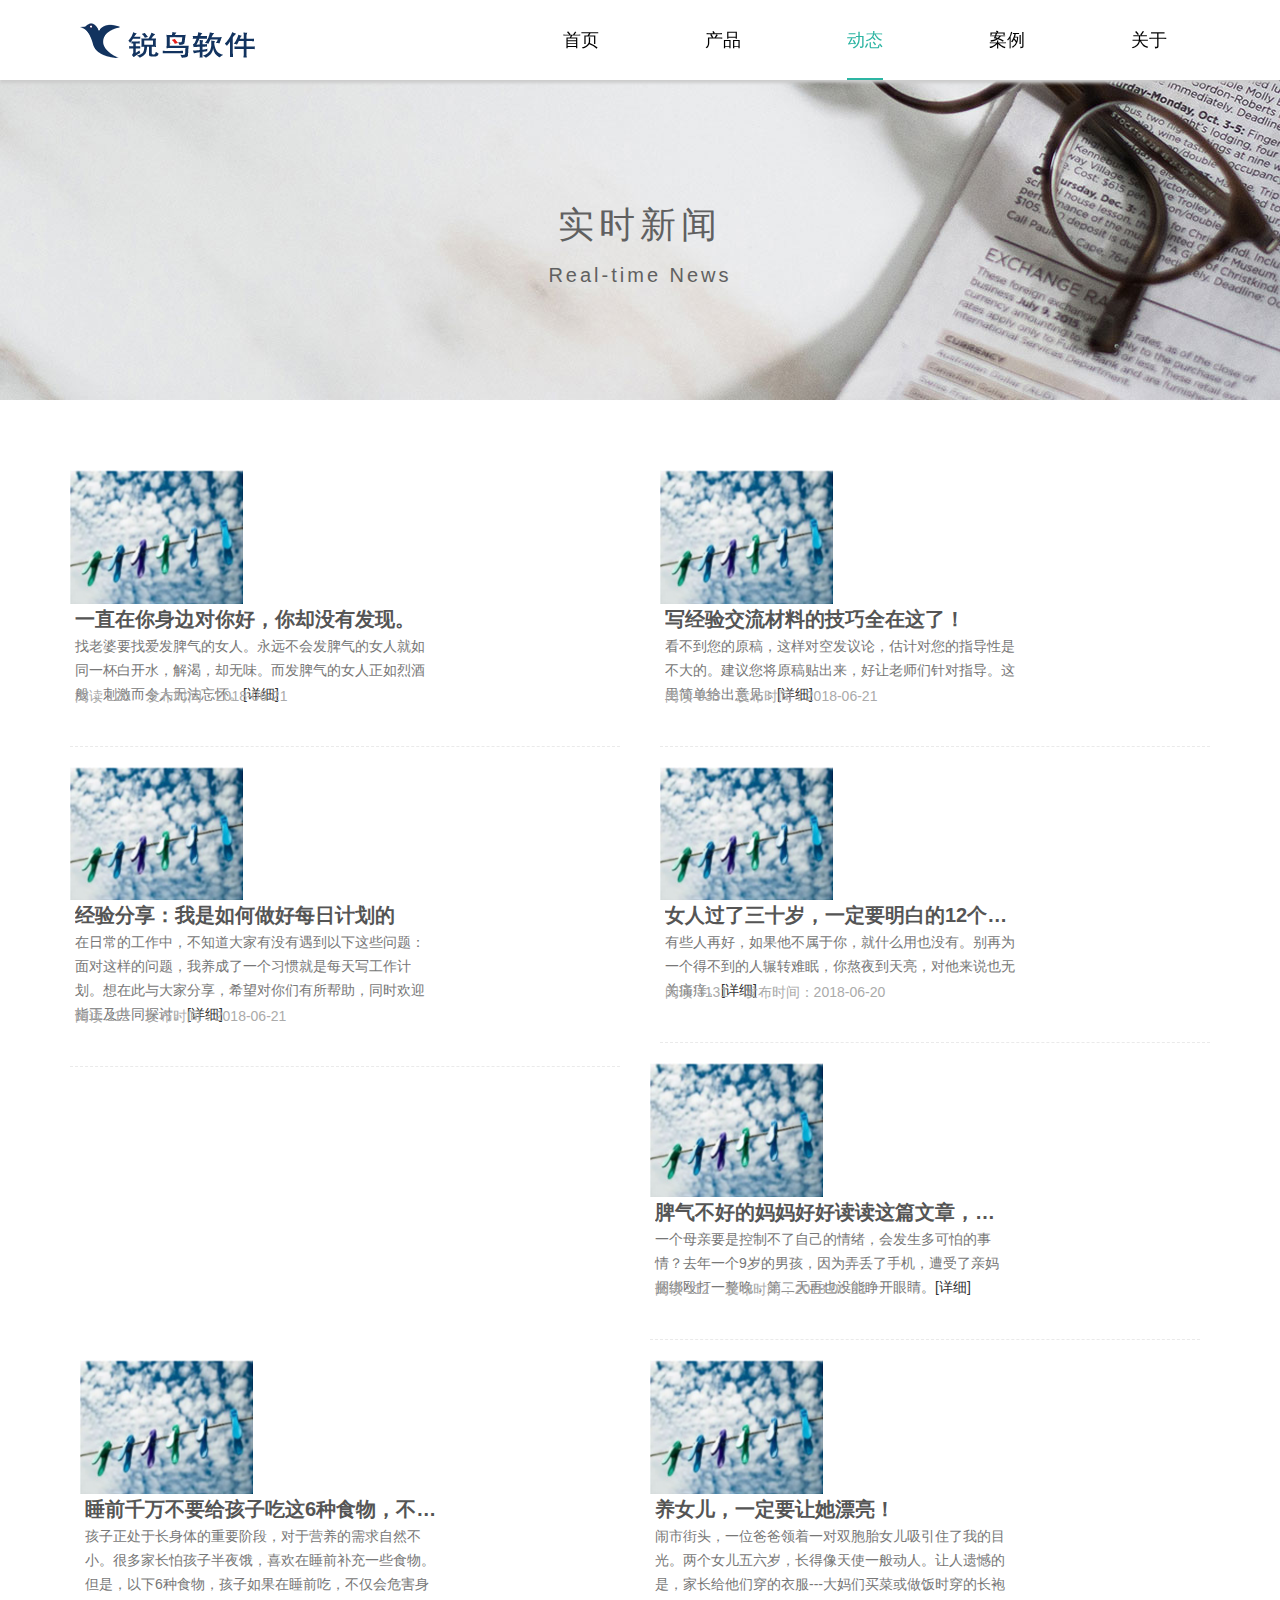
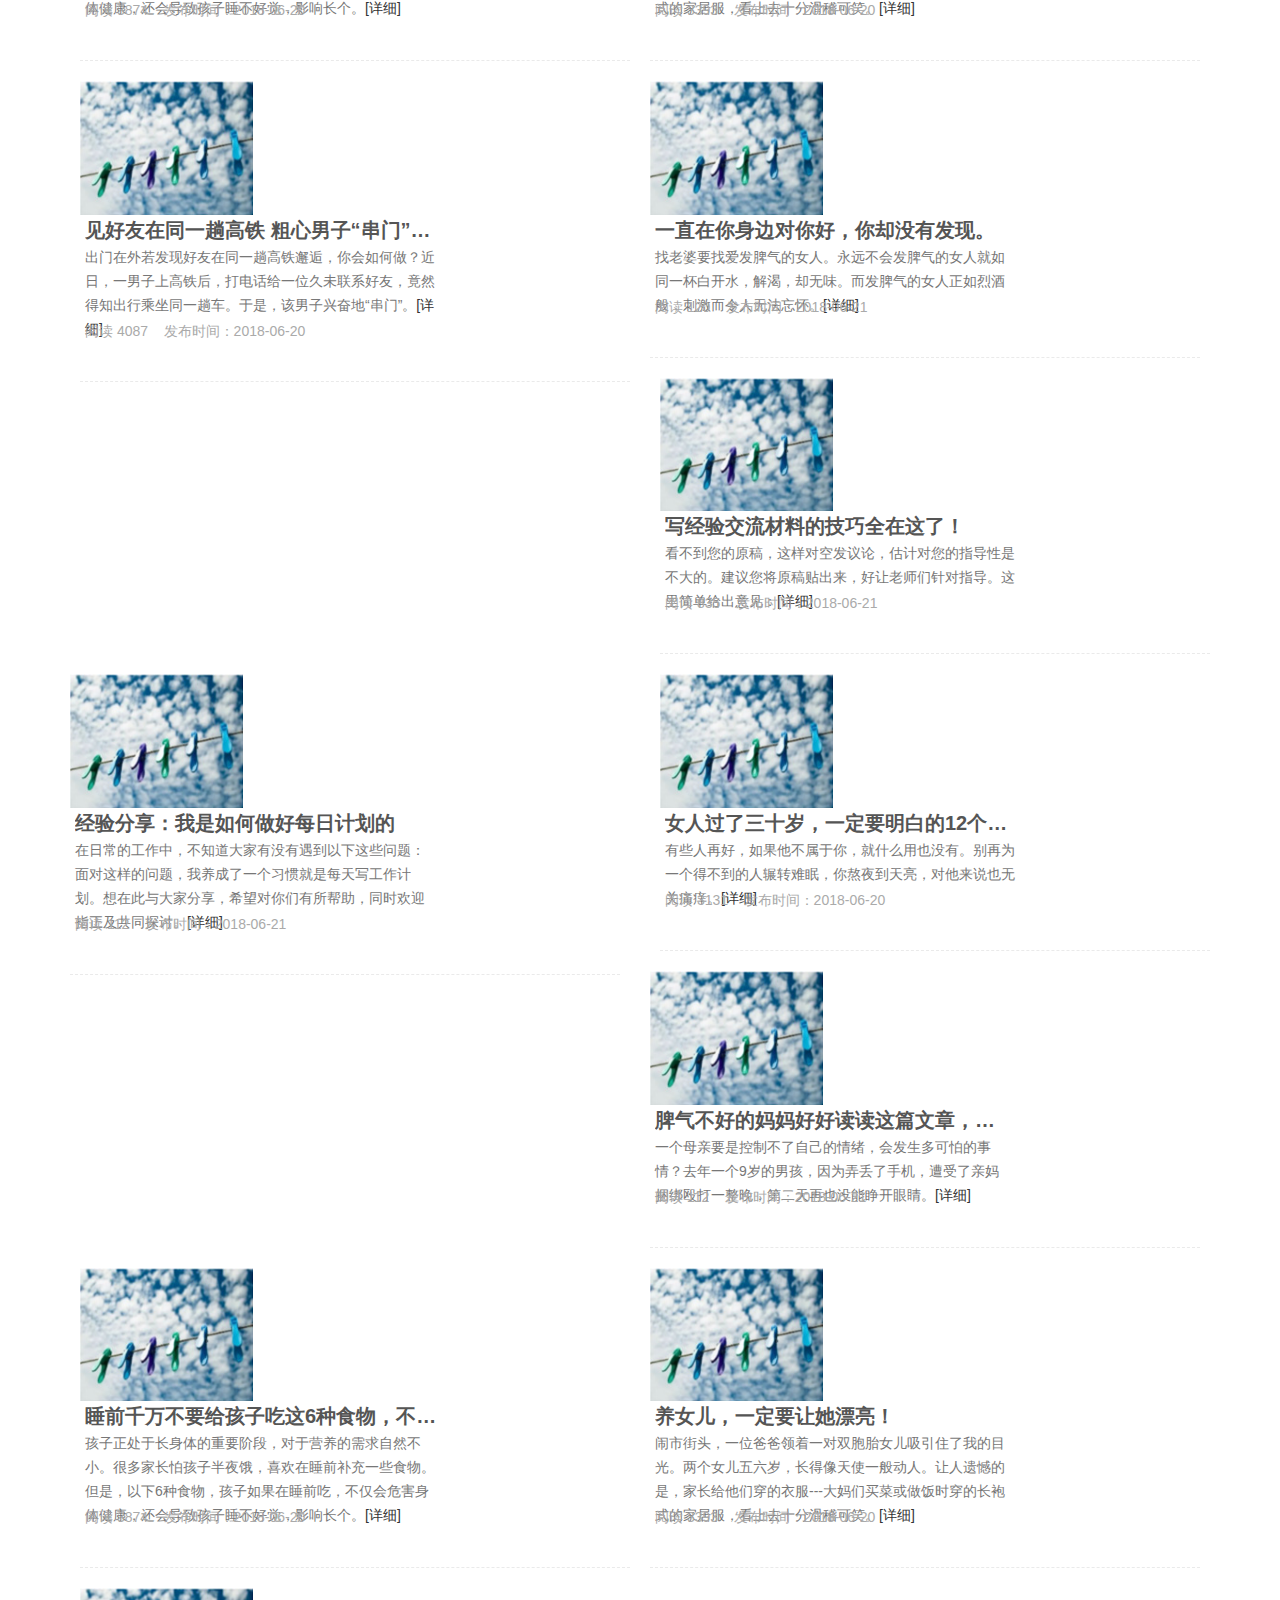
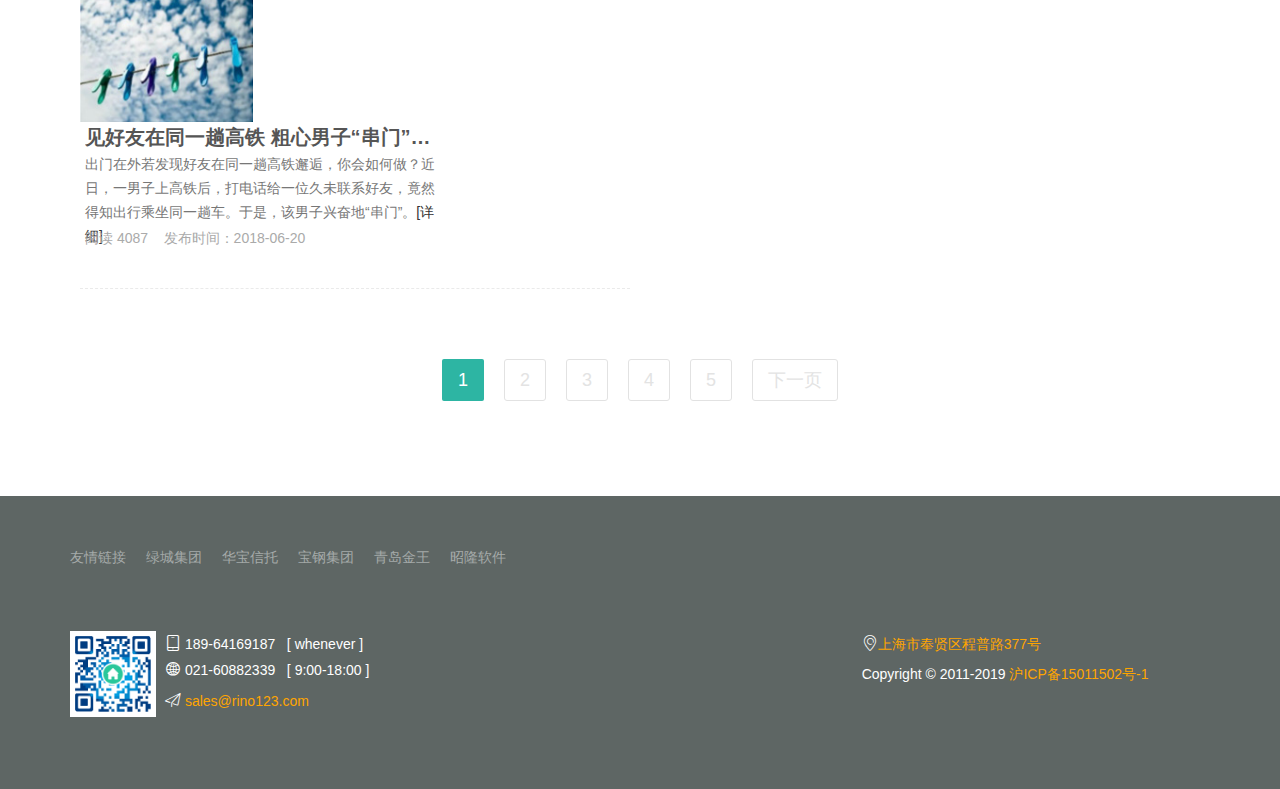
<file: [news].html>
<!DOCTYPE html>
<html lang="en">
<head>
    <meta charset="UTF-8">
    <meta name="viewport" content="width=device-width,user-scalable=no,initial-scale=1.0,maximum-scale=1.0,minimum-scale=1.0">
    <title>类友网络-动态</title>
    <link rel="stylesheet" href="../res/layui/css/layui.css">
    <link rel="stylesheet" href="../res/static/css/index.css">
</head>
<body>
<!-- nav部分 -->
<div class="nav">
    <div class="layui-container">
        <!-- 公司logo -->
        <div class="nav-logo">
            <a href="index.html">
                <img src="../res/static/img/logo.png" alt="类友网络">
            </a>
        </div>
        <div class="nav-list">
            <button>
                <span></span><span></span><span></span>
            </button>
            <ul class="layui-nav" lay-filter="">
                <li class="layui-nav-item"><a href="index.html">首页</a></li>
                <li class="layui-nav-item"><a href="product.html">产品</a></li>
                <li class="layui-nav-item layui-this"><a href="news.html">动态</a></li>
                <li class="layui-nav-item"><a href="case.html">案例</a></li>
                <li class="layui-nav-item"><a href="about.html">关于</a></li>
            </ul>
        </div>
    </div>
</div>
<!-- banner部分 -->
<div class="banner news">
    <div class="title">
        <p>实时新闻</p>
        <p class="en">Real-time News</p>
    </div>
</div>
<!-- main -->
<div class="main-news">
    <div class="layui-container">
        <div class="layui-row layui-col-space20">
            <div class="layui-col-lg6 content">
                <div>
                    <div class="news-img"><a href="newsDetail.html"><img src="../res/static/img/news_img1.jpg"></a></div>
                    <div class="news-panel">
                        <strong><a href="newsDetail.html">一直在你身边对你好，你却没有发现。</a></strong>
                        <p class="detail"><span>找老婆要找爱发脾气的女人。永远不会发脾气的女人就如同一杯白开水，解渴，却无味。而发脾气的女人正如烈酒般，刺激而令人无法忘怀。</span><a href="newsDetail.html">[详细]</a></p>
                        <p class="read-push">阅读 <span>120</span>&nbsp;&nbsp;&nbsp;&nbsp;发布时间：<span>2018-06-21</span></p>
                    </div>
                </div>
            </div>
            <div class="layui-col-lg6 content">
                <div>
                    <div class="news-img"><a href="newsDetail.html"><img src="../res/static/img/news_img1.jpg"></a></div>
                    <div class="news-panel">
                        <strong><a href="newsDetail.html">写经验交流材料的技巧全在这了！</a></strong>
                        <p class="detail"><span>看不到您的原稿，这样对空发议论，估计对您的指导性是不大的。建议您将原稿贴出来，好让老师们针对指导。这里简单给出意见：</span><a href="newsDetail.html">[详细]</a></p>
                        <p class="read-push">阅读 <span>835</span>&nbsp;&nbsp;&nbsp;&nbsp;发布时间：<span>2018-06-21</span></p>
                    </div>
                </div>
            </div>
            <div class="layui-col-lg6 content">
                <div>
                    <div class="news-img"><a href="newsDetail.html"><img src="../res/static/img/news_img1.jpg"></a></div>
                    <div class="news-panel">
                        <strong><a href="newsDetail.html">经验分享：我是如何做好每日计划的</a></strong>
                        <p class="detail"><span>在日常的工作中，不知道大家有没有遇到以下这些问题：面对这样的问题，我养成了一个习惯就是每天写工作计划。想在此与大家分享，希望对你们有所帮助，同时欢迎指正及共同探讨。</span><a href="newsDetail.html">[详细]</a></p>
                        <p class="read-push">阅读 <span>112</span>&nbsp;&nbsp;&nbsp;&nbsp;发布时间：<span>2018-06-21</span></p>
                    </div>
                </div>
            </div>
            <div class="layui-col-lg6 content">
                <div>
                    <div class="news-img"><a href="newsDetail.html"><img src="../res/static/img/news_img1.jpg"></a></div>
                    <div class="news-panel">
                        <strong><a href="newsDetail.html">女人过了三十岁，一定要明白的12个道理！</a></strong>
                        <p class="detail"><span>有些人再好，如果他不属于你，就什么用也没有。别再为一个得不到的人辗转难眠，你熬夜到天亮，对他来说也无关痛痒。</span><a href="newsDetail.html">[详细]</a></p>
                        <p class="read-push">阅读 <span>3131</span>&nbsp;&nbsp;&nbsp;&nbsp;发布时间：<span>2018-06-20</span></p>
                    </div>
                </div>
            </div>
            <div class="layui-col-lg6 content">
                <div>
                    <div class="news-img"><a href="newsDetail.html"><img src="../res/static/img/news_img1.jpg"></a></div>
                    <div class="news-panel">
                        <strong><a href="newsDetail.html">脾气不好的妈妈好好读读这篇文章，真的是细思极恐</a></strong>
                        <p class="detail"><span>一个母亲要是控制不了自己的情绪，会发生多可怕的事情？去年一个9岁的男孩，因为弄丢了手机，遭受了亲妈捆绑殴打一整晚，第二天再也没能睁开眼睛。</span><a href="newsDetail.html">[详细]</a></p>
                        <p class="read-push">阅读 <span>112</span>&nbsp;&nbsp;&nbsp;&nbsp;发布时间：<span>2018-06-21</span></p>
                    </div>
                </div>
            </div>
            <div class="layui-col-lg6 content">
                <div>
                    <div class="news-img"><a href="newsDetail.html"><img src="../res/static/img/news_img1.jpg"></a></div>
                    <div class="news-panel">
                        <strong><a href="newsDetail.html">睡前千万不要给孩子吃这6种食物，不仅会影响睡眠。</a></strong>
                        <p class="detail"><span>孩子正处于长身体的重要阶段，对于营养的需求自然不小。很多家长怕孩子半夜饿，喜欢在睡前补充一些食物。但是，以下6种食物，孩子如果在睡前吃，不仅会危害身体健康，还会导致孩子睡不好觉，影响长个。</span><a
                                href="newsDetail.html">[详细]</a></p>
                        <p class="read-push">阅读 <span>3874</span>&nbsp;&nbsp;&nbsp;&nbsp;发布时间：<span>2018-06-20</span></p>
                    </div>
                </div>
            </div>
            <div class="layui-col-lg6 content">
                <div>
                    <div class="news-img"><a href="newsDetail.html"><img src="../res/static/img/news_img1.jpg"></a></div>
                    <div class="news-panel">
                        <strong><a href="newsDetail.html">养女儿，一定要让她漂亮！</a></strong>
                        <p class="detail"><span>闹市街头，一位爸爸领着一对双胞胎女儿吸引住了我的目光。两个女儿五六岁，长得像天使一般动人。让人遗憾的是，家长给他们穿的衣服---大妈们买菜或做饭时穿的长袍式的家居服，看上去十分滑稽可笑。</span><a
                                href="newsDetail.html">[详细]</a></p>
                        <p class="read-push">阅读 <span>3393</span>&nbsp;&nbsp;&nbsp;&nbsp;发布时间：<span>2018-06-20</span></p>
                    </div>
                </div>
            </div>
            <div class="layui-col-lg6 content">
                <div>
                    <div class="news-img"><a href="newsDetail.html"><img src="../res/static/img/news_img1.jpg"></a></div>
                    <div class="news-panel">
                        <strong><a href="newsDetail.html">见好友在同一趟高铁 粗心男子“串门”聊天</a></strong>
                        <p class="detail"><span>出门在外若发现好友在同一趟高铁邂逅，你会如何做？近日，一男子上高铁后，打电话给一位久未联系好友，竟然得知出行乘坐同一趟车。于是，该男子兴奋地“串门”。</span><a href="newsDetail.html">[详细]</a></p>
                        <p class="read-push">阅读 <span>4087</span>&nbsp;&nbsp;&nbsp;&nbsp;发布时间：<span>2018-06-20</span></p>
                    </div>
                </div>
            </div>
            <div class="layui-col-lg6 content">
                <div>
                    <div class="news-img"><a href="newsDetail.html"><img src="../res/static/img/news_img1.jpg"></a></div>
                    <div class="news-panel">
                        <strong><a href="newsDetail.html">一直在你身边对你好，你却没有发现。</a></strong>
                        <p class="detail"><span>找老婆要找爱发脾气的女人。永远不会发脾气的女人就如同一杯白开水，解渴，却无味。而发脾气的女人正如烈酒般，刺激而令人无法忘怀。</span><a href="newsDetail.html">[详细]</a></p>
                        <p class="read-push">阅读 <span>120</span>&nbsp;&nbsp;&nbsp;&nbsp;发布时间：<span>2018-06-21</span></p>
                    </div>
                </div>
            </div>
            <div class="layui-col-lg6 content">
                <div>
                    <div class="news-img"><a href="newsDetail.html"><img src="../res/static/img/news_img1.jpg"></a></div>
                    <div class="news-panel">
                        <strong><a href="newsDetail.html">写经验交流材料的技巧全在这了！</a></strong>
                        <p class="detail"><span>看不到您的原稿，这样对空发议论，估计对您的指导性是不大的。建议您将原稿贴出来，好让老师们针对指导。这里简单给出意见：</span><a href="newsDetail.html">[详细]</a></p>
                        <p class="read-push">阅读 <span>835</span>&nbsp;&nbsp;&nbsp;&nbsp;发布时间：<span>2018-06-21</span></p>
                    </div>
                </div>
            </div>
            <div class="layui-col-lg6 content">
                <div>
                    <div class="news-img"><a href="newsDetail.html"><img src="../res/static/img/news_img1.jpg"></a></div>
                    <div class="news-panel">
                        <strong><a href="newsDetail.html">经验分享：我是如何做好每日计划的</a></strong>
                        <p class="detail"><span>在日常的工作中，不知道大家有没有遇到以下这些问题：面对这样的问题，我养成了一个习惯就是每天写工作计划。想在此与大家分享，希望对你们有所帮助，同时欢迎指正及共同探讨。</span><a href="newsDetail.html">[详细]</a></p>
                        <p class="read-push">阅读 <span>112</span>&nbsp;&nbsp;&nbsp;&nbsp;发布时间：<span>2018-06-21</span></p>
                    </div>
                </div>
            </div>
            <div class="layui-col-lg6 content">
                <div>
                    <div class="news-img"><a href="newsDetail.html"><img src="../res/static/img/news_img1.jpg"></a></div>
                    <div class="news-panel">
                        <strong><a href="newsDetail.html">女人过了三十岁，一定要明白的12个道理！</a></strong>
                        <p class="detail"><span>有些人再好，如果他不属于你，就什么用也没有。别再为一个得不到的人辗转难眠，你熬夜到天亮，对他来说也无关痛痒。</span><a href="newsDetail.html">[详细]</a></p>
                        <p class="read-push">阅读 <span>3131</span>&nbsp;&nbsp;&nbsp;&nbsp;发布时间：<span>2018-06-20</span></p>
                    </div>
                </div>
            </div>
            <div class="layui-col-lg6 content">
                <div>
                    <div class="news-img"><a href="newsDetail.html"><img src="../res/static/img/news_img1.jpg"></a></div>
                    <div class="news-panel">
                        <strong><a href="newsDetail.html">脾气不好的妈妈好好读读这篇文章，真的是细思极恐</a></strong>
                        <p class="detail"><span>一个母亲要是控制不了自己的情绪，会发生多可怕的事情？去年一个9岁的男孩，因为弄丢了手机，遭受了亲妈捆绑殴打一整晚，第二天再也没能睁开眼睛。</span><a href="newsDetail.html">[详细]</a></p>
                        <p class="read-push">阅读 <span>112</span>&nbsp;&nbsp;&nbsp;&nbsp;发布时间：<span>2018-06-21</span></p>
                    </div>
                </div>
            </div>
            <div class="layui-col-lg6 content">
                <div>
                    <div class="news-img"><a href="newsDetail.html"><img src="../res/static/img/news_img1.jpg"></a></div>
                    <div class="news-panel">
                        <strong><a href="newsDetail.html">睡前千万不要给孩子吃这6种食物，不仅会影响睡眠。</a></strong>
                        <p class="detail"><span>孩子正处于长身体的重要阶段，对于营养的需求自然不小。很多家长怕孩子半夜饿，喜欢在睡前补充一些食物。但是，以下6种食物，孩子如果在睡前吃，不仅会危害身体健康，还会导致孩子睡不好觉，影响长个。</span><a
                                href="newsDetail.html">[详细]</a></p>
                        <p class="read-push">阅读 <span>3874</span>&nbsp;&nbsp;&nbsp;&nbsp;发布时间：<span>2018-06-20</span></p>
                    </div>
                </div>
            </div>
            <div class="layui-col-lg6 content">
                <div>
                    <div class="news-img"><a href="newsDetail.html"><img src="../res/static/img/news_img1.jpg"></a></div>
                    <div class="news-panel">
                        <strong><a href="newsDetail.html">养女儿，一定要让她漂亮！</a></strong>
                        <p class="detail"><span>闹市街头，一位爸爸领着一对双胞胎女儿吸引住了我的目光。两个女儿五六岁，长得像天使一般动人。让人遗憾的是，家长给他们穿的衣服---大妈们买菜或做饭时穿的长袍式的家居服，看上去十分滑稽可笑。</span><a
                                href="newsDetail.html">[详细]</a></p>
                        <p class="read-push">阅读 <span>3393</span>&nbsp;&nbsp;&nbsp;&nbsp;发布时间：<span>2018-06-20</span></p>
                    </div>
                </div>
            </div>
            <div class="layui-col-lg6 content">
                <div>
                    <div class="news-img"><a href="newsDetail.html"><img src="../res/static/img/news_img1.jpg"></a></div>
                    <div class="news-panel">
                        <strong><a href="newsDetail.html">见好友在同一趟高铁 粗心男子“串门”聊天</a></strong>
                        <p class="detail"><span>出门在外若发现好友在同一趟高铁邂逅，你会如何做？近日，一男子上高铁后，打电话给一位久未联系好友，竟然得知出行乘坐同一趟车。于是，该男子兴奋地“串门”。</span><a href="newsDetail.html">[详细]</a></p>
                        <p class="read-push">阅读 <span>4087</span>&nbsp;&nbsp;&nbsp;&nbsp;发布时间：<span>2018-06-20</span></p>
                    </div>
                </div>
            </div>
        </div>
        <div id="newsPage"></div>
    </div>
</div>
<!-- footer部分 -->
<script src="res/static/js/template.js"></script>
<script>
    document.write(__FOOTER);
</script>
<script src="../res/layui/layui.js"></script>
<!--[if lt IE 9]>
<script src="https://cdn.staticfile.org/html5shiv/r29/html5.min.js"></script>
<script src="https://cdn.staticfile.org/respond.js/1.4.2/respond.min.js"></script>
<![endif]-->
<script>
    layui.config({
        base: '../res/static/js/'
    }).use('firm');
</script>

</body>
</html>
</file>
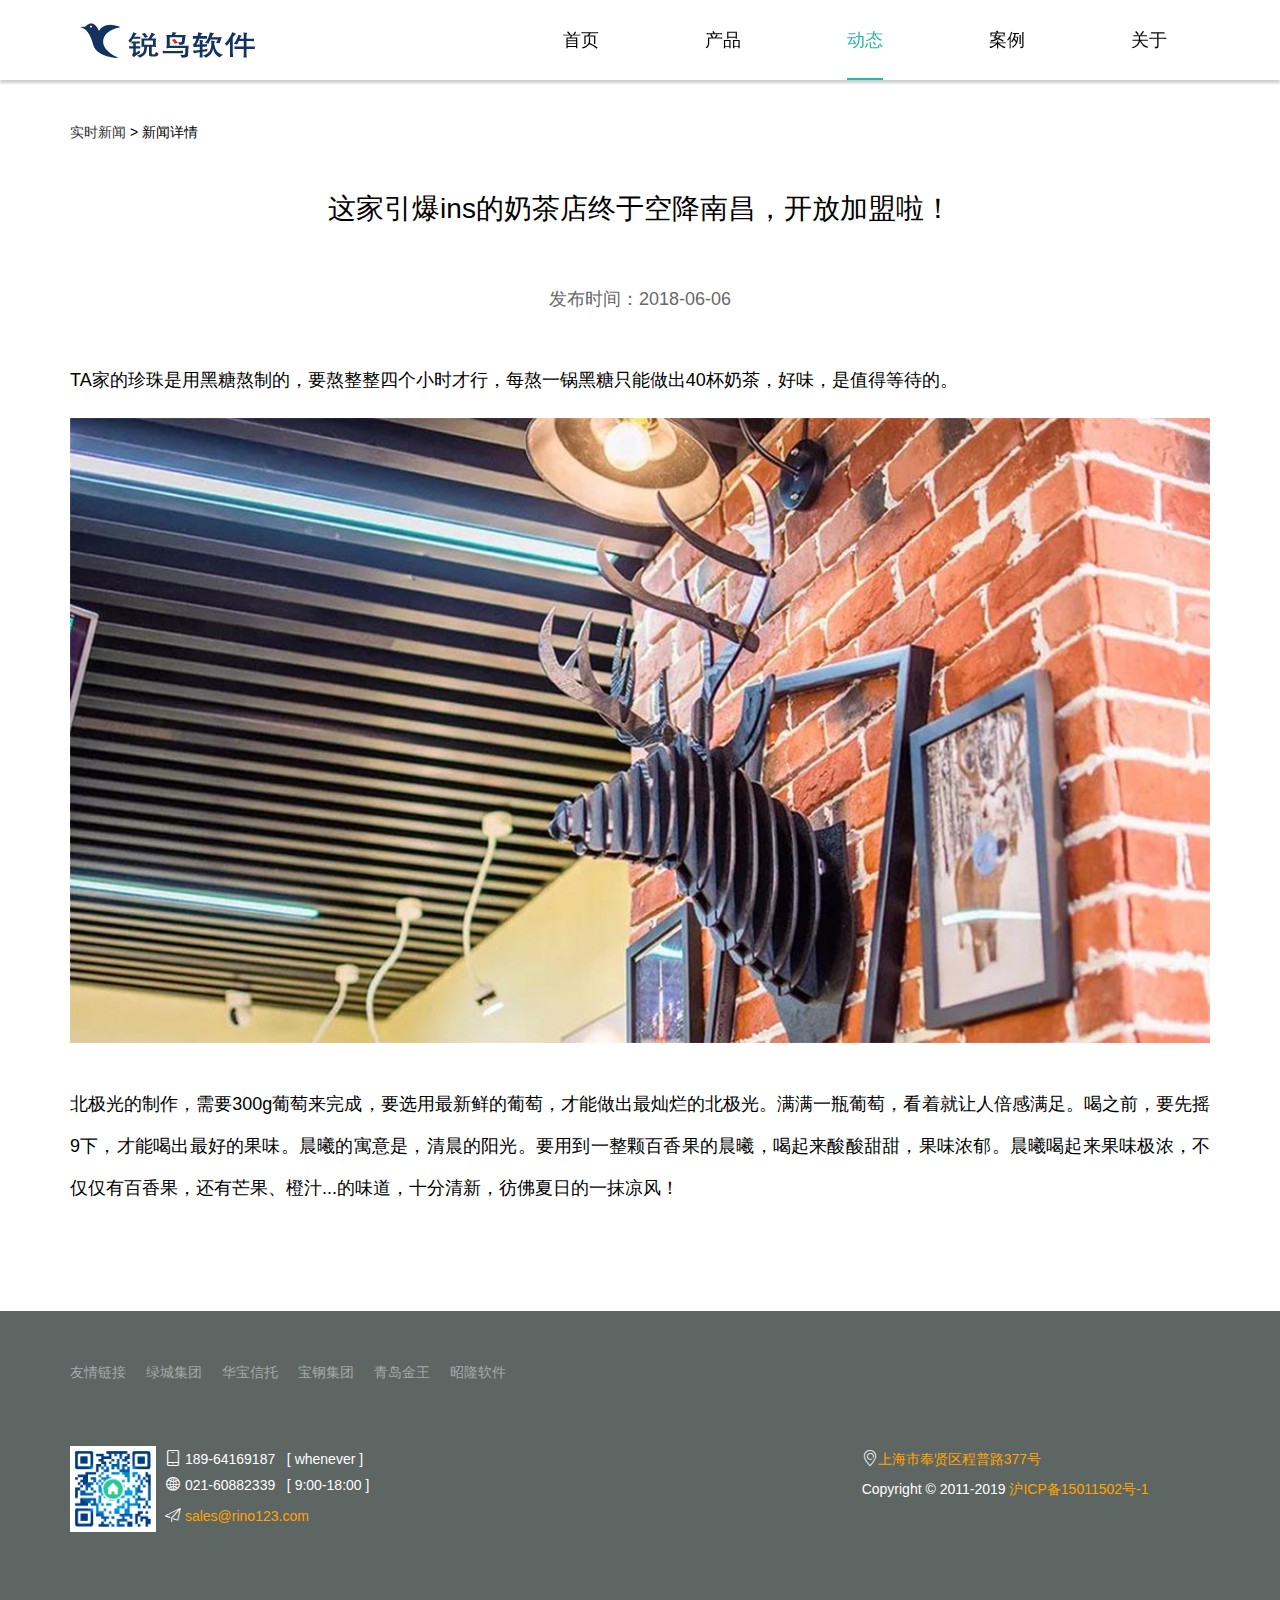
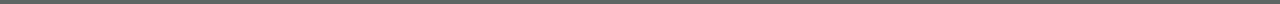
<file: [newsDetail].html>
<!DOCTYPE html>
<html lang="en">
<head>
    <meta charset="UTF-8">
    <meta name="viewport" content="width=device-width,user-scalable=no,initial-scale=1.0,maximum-scale=1.0,minimum-scale=1.0">
    <title>类友网络-动态详情页</title>
    <link rel="stylesheet" href="../res/layui/css/layui.css">
    <link rel="stylesheet" href="../res/static/css/index.css">
</head>
<body>
<!-- nav部分 -->
<div class="nav">
    <div class="layui-container">
        <!-- 公司logo -->
        <div class="nav-logo">
            <a href="index.html">
                <img src="../res/static/img/logo.png" alt="类友网络">
            </a>
        </div>
        <div class="nav-list">
            <button>
                <span></span><span></span><span></span>
            </button>
            <ul class="layui-nav" lay-filter="">
                <li class="layui-nav-item"><a href="index.html">首页</a></li>
                <li class="layui-nav-item"><a href="product.html">产品</a></li>
                <li class="layui-nav-item layui-this"><a href="news.html">动态</a></li>
                <li class="layui-nav-item"><a href="case.html">案例</a></li>
                <li class="layui-nav-item"><a href="about.html">关于</a></li>
            </ul>
        </div>
    </div>
</div>
<!-- main部分 -->
<div class="main-newsdate">
    <div class="layui-container">
        <p class="news"><a href="news.html">实时新闻</a> > 新闻详情</p>
        <h1>这家引爆ins的奶茶店终于空降南昌，开放加盟啦！</h1>
        <p class="pushtime">发布时间：<span>2018-06-06</span></p>
        <p class="introTop">TA家的珍珠是用黑糖熬制的，要熬整整四个小时才行，每熬一锅黑糖只能做出40杯奶茶，好味，是值得等待的。</p>
        <div><img src="../res/static/img/news_big.jpg" alt="新闻详情图"></div>
        <p class="introBott">
            北极光的制作，需要300g葡萄来完成，要选用最新鲜的葡萄，才能做出最灿烂的北极光。满满一瓶葡萄，看着就让人倍感满足。喝之前，要先摇9下，才能喝出最好的果味。晨曦的寓意是，清晨的阳光。要用到一整颗百香果的晨曦，喝起来酸酸甜甜，果味浓郁。晨曦喝起来果味极浓，不仅仅有百香果，还有芒果、橙汁...的味道，十分清新，彷佛夏日的一抹凉风！</p>
    </div>
</div>
<!-- footer部分 -->
<script src="res/static/js/template.js"></script>
<script>
    document.write(__FOOTER);
</script>
<script src="../res/layui/layui.js"></script>
<!--[if lt IE 9]>
<script src="https://cdn.staticfile.org/html5shiv/r29/html5.min.js"></script>
<script src="https://cdn.staticfile.org/respond.js/1.4.2/respond.min.js"></script>
<![endif]-->
<script>
    layui.config({
        base: '../res/static/js/'
    }).use('firm');
</script>

</body>
</html>
</file>
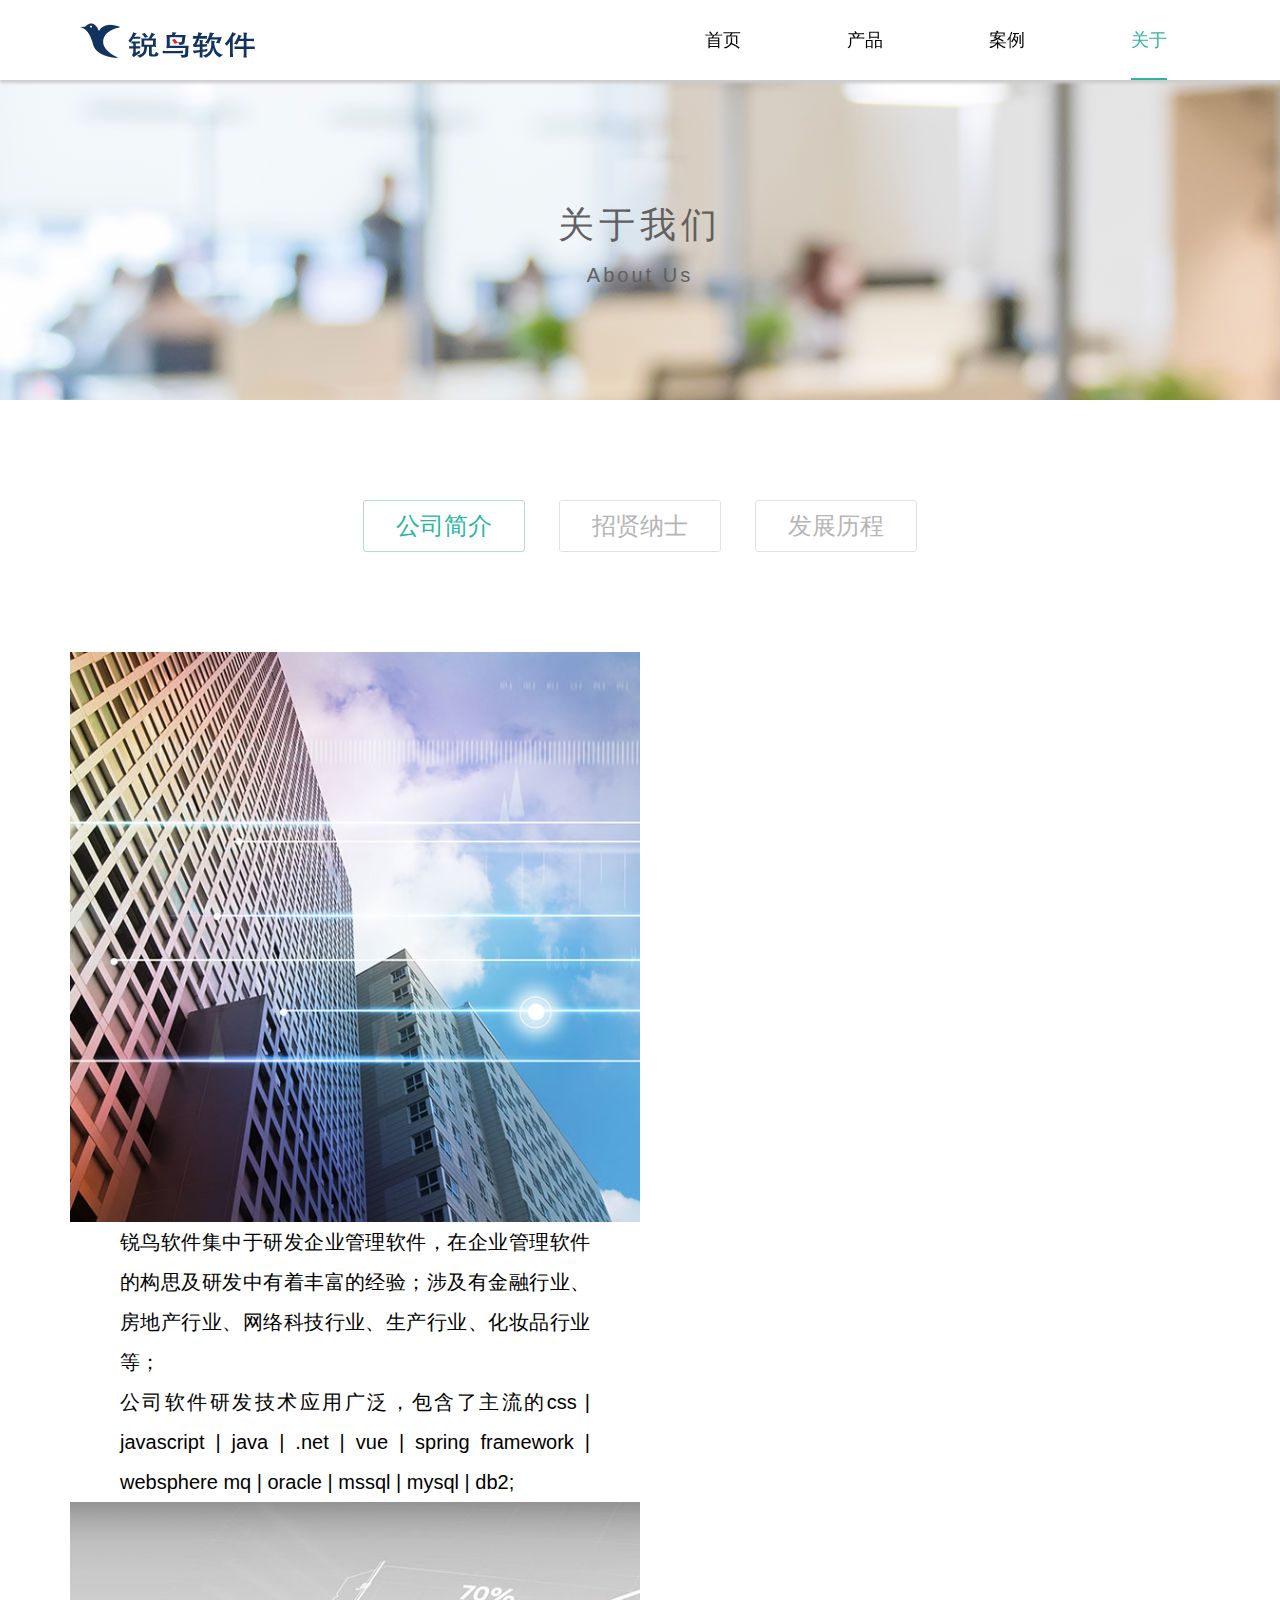
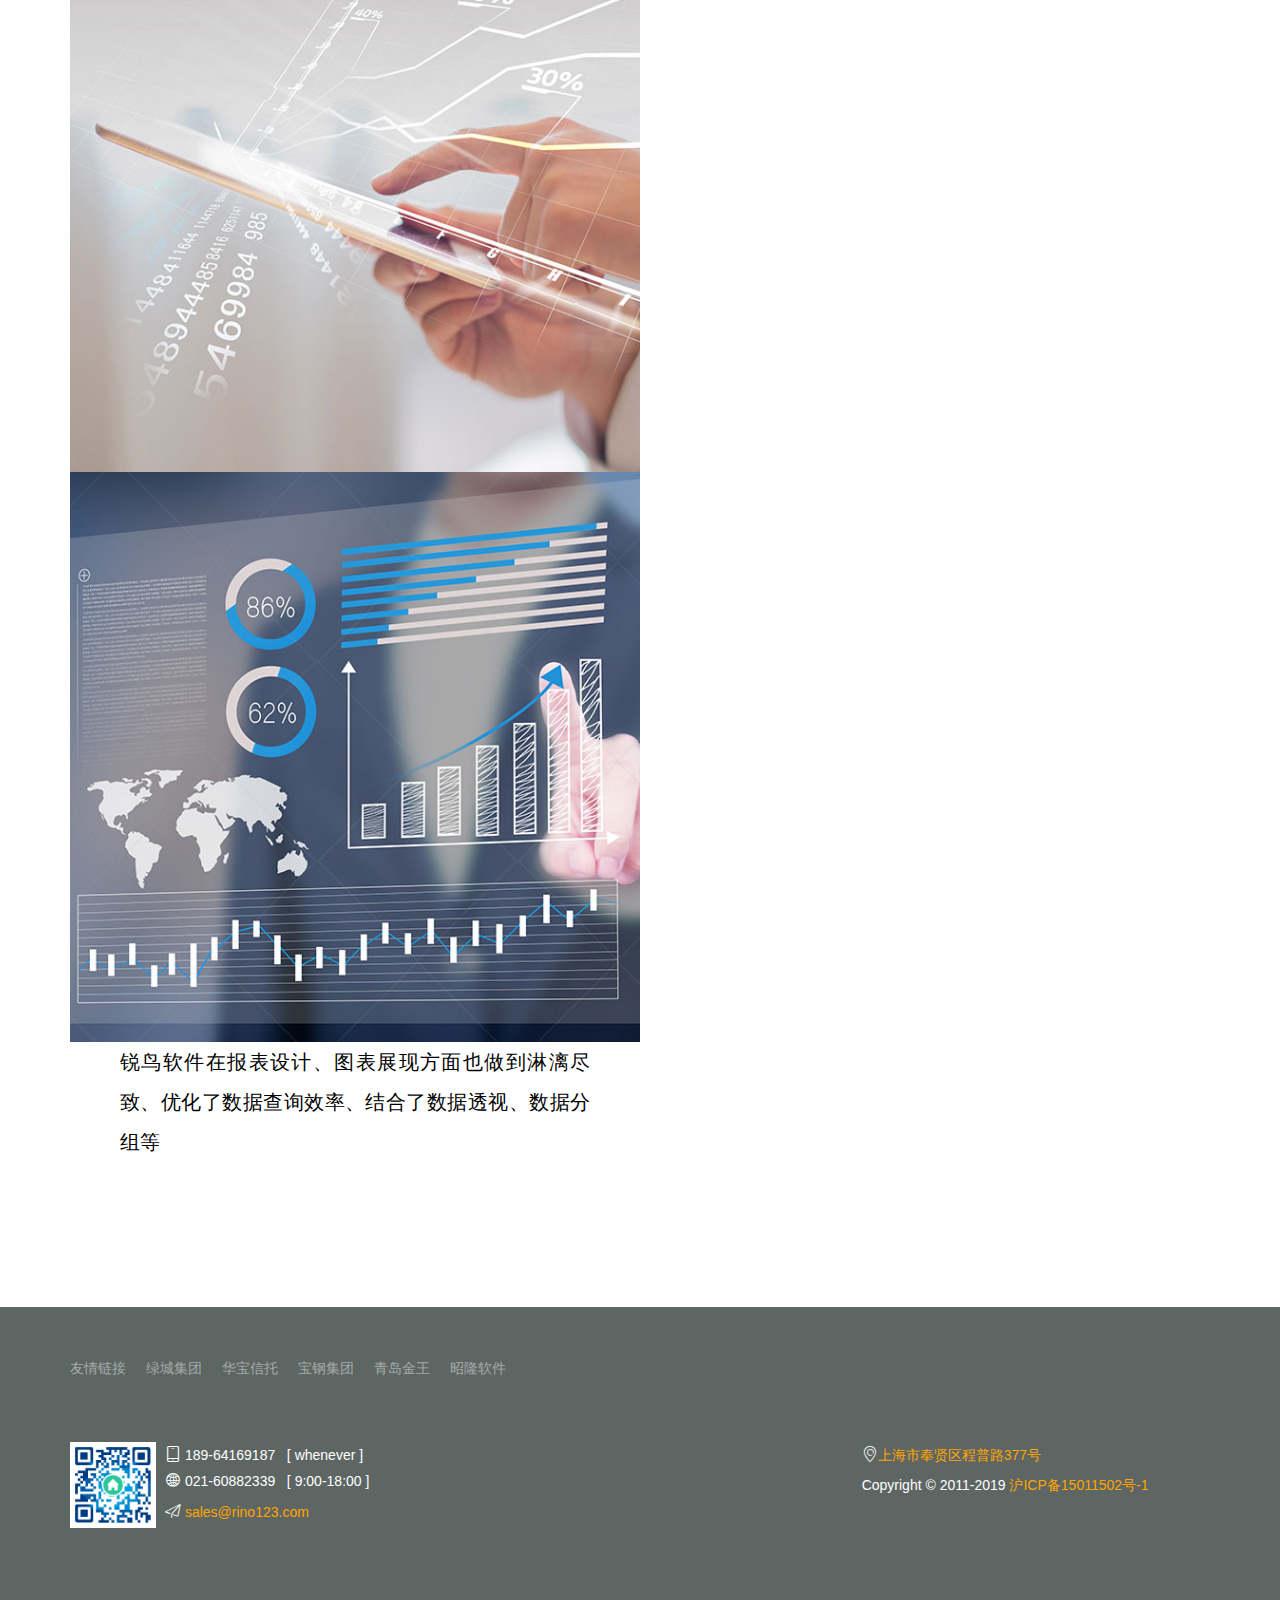
<file: about.html>
<!DOCTYPE html>
<html lang="en">
<head>
    <meta charset="UTF-8">
    <meta name="viewport" content="width=device-width,user-scalable=no,initial-scale=1.0,maximum-scale=1.0,minimum-scale=1.0">
    <title>锐鸟软件-关于</title>
    <link rel="stylesheet" href="res/layui/css/layui.css">
    <link rel="stylesheet" href="res/static/css/index.css">
</head>
<body>
<!-- nav部分 -->
<div class="nav">
    <div class="layui-container">
        <!-- 公司logo -->
        <div class="nav-logo">
            <a href="http://www.rino123.com">
                <img src="res/static/img/logo.png" alt="锐鸟软件">
            </a>
        </div>
        <div class="nav-list">
            <button>
                <span></span><span></span><span></span>
            </button>
            <ul class="layui-nav" lay-filter="">
                <li class="layui-nav-item"><a href="index.html">首页</a></li>
                <li class="layui-nav-item"><a href="product.html">产品</a></li>
                <!-- <li class="layui-nav-item"><a href="news.html">动态</a></li> -->
                <li class="layui-nav-item"><a href="case.html">案例</a></li>
                <li class="layui-nav-item layui-this"><a href="about.html">关于</a></li>
            </ul>
        </div>
    </div>
</div>
<!-- banner部分 -->
<div class="banner about">
    <div class="title">
        <p>关于我们</p>
        <p class="en">About Us</p>
    </div>
</div>
<!-- main部分 -->
<div class="main-about">
    <div class="layui-container">
        <div class="layui-row">
            <ul class="aboutab">
                <li class="layui-this">公司简介</li>
                <li>招贤纳士</li>
                <li>发展历程</li>
            </ul>
            <div class="tabIntro">
                <div class="content">
                    <div class="layui-inline img"><img src="res/static/img/us_img1.jpg"></div>
                    <div class="layui-inline panel">
                        <p>锐鸟软件集中于研发企业管理软件，在企业管理软件的构思及研发中有着丰富的经验；涉及有金融行业、房地产行业、网络科技行业、生产行业、化妆品行业等；</p>
                    </div>
                </div>
                <div class="content">
                    <div class="layui-inline panel p_block">
                        <p>公司软件研发技术应用广泛，包含了主流的css | javascript | java | .net | vue | spring framework | websphere mq | oracle | mssql | mysql | db2;</p>
                    </div>
                    <div class="layui-inline img"><img src="res/static/img/us_img2.jpg"></div>
                    <div class="content">
                        <div class="layui-inline img"><img src="res/static/img/us_img3.jpg"></div>
                        <div class="layui-inline panel">
                            <p>锐鸟软件在报表设计、图表展现方面也做到淋漓尽致、优化了数据查询效率、结合了数据透视、数据分组等</p>
                        </div>
                    </div>
                </div>
            </div>
            <div class="tabJob">
                <div class="content">
                    <p class="title">前端开发攻城狮</p>
                    <p>> 职位描述</p>
                    <ol>
                        <li>前端开发及维护工作；</li>
                        <li>有良好的技术基础，熟悉 Web 标准，熟练掌握多种 Web 前端技术；</li>
                        <li>掌握行业内流行的类库，Vue.js， React 等主流框架；</li>
                        <li>参与公司前端工程的设计、研发；</li>
                        <li>了解不同浏览器之间的差异，移动设备之间的差异。</li>
                    </ol>
                </div>
                <div class="content">
                    <p class="title">JAVA 攻城狮</p>
                    <p>> 职位描述</p>
                    <ol>
                        <li>深厚的Java基础；</li>
                        <li>熟悉java的多线程机制，灵活掌控java中多线程的应用；</li>
                        <li>熟练使用目前流行的java技术框架，如：spring、ibatis等；</li>
                        <li>参与公司的产品研发、设计、测试；</li>
                        <li>能够快速掌握新的只是、学习能力强、团队协作能力强。</li>
                    </ol>
                </div>
                <div class="content">
                    <p class="title">销售代表</p>
                    <p>> 职位描述</p>
                    <ol>
                        <li>负责公司内产品的销售；</li>
                        <li>有良好的职业道德，以公司信息为核心、不泄密、不飞单；</li>
                        <li>掌握商务谈判技巧，心态好，遇到问题能够积极处理；</li>
                        <li>保持积极的学习心态、关注公司产品的动态</li>
                        <li>遵循公司的管理规范，勇于挑战，保持积极的工作态度</li>
                    </ol>
                </div>
            </div>
            <div class="tabCour">
                <p class="title">我们的蜕变</p>
                <ul class="timeline">
                    <li class="odd">
                        <div class="cour-img"><img src="res/static/img/us_img4.png"></div>
                        <div class="cour-panel layui-col-sm4 layui-col-lg5">
                            <p class="label">2011 年 12 月</p>
                            <p>我们成立了，来到了上海这座大都市。</p>
                        </div>
                    </li>
                    <li>
                        <div class="cour-img"><img src="res/static/img/us_img5.png"></div>
                        <div class="cour-panel layui-col-sm4 layui-col-sm-offset8 layui-col-lg5 layui-col-lg-offset7">
                            <p class="label">2013 年 3 月</p>
                            <p>我们完成了公司管理系统的整体架构与设计</p>
                        </div>
                    </li>
                    <li class="odd">
                        <div class="cour-img"><img src="res/static/img/us_img6.png"></div>
                        <div class="cour-panel layui-col-sm4 layui-col-lg5">
                            <p class="label">2014 年 9 月</p>
                            <p>企业管理软件的第一个版本发布。</p>
                        </div>
                    </li>
                    <li>
                        <div class="cour-img"><img src="res/static/img/us_img7.png"></div>
                        <div class="cour-panel layui-col-sm4 layui-col-sm-offset8 layui-col-lg5 layui-col-lg-offset7">
                            <p class="label">2017 年 10 月</p>
                            <p>开始了企业管理软件的销售之旅。</p>
                        </div>
                    </li>
                    <li class="odd">
                        <div class="cour-img"><img src="res/static/img/us_img8.png"></div>
                    </li>
                </ul>
            </div>
        </div>
    </div>
</div>
<!-- footer部分 -->
<script src="res/static/js/template.js"></script>
<script>
    document.write(__FOOTER);
</script>
<script src="res/layui/layui.js"></script>
<!--[if lt IE 9]>
<script src="https://cdn.staticfile.org/html5shiv/r29/html5.min.js"></script>
<script src="https://cdn.staticfile.org/respond.js/1.4.2/respond.min.js"></script>
<![endif]-->
<script>
    layui.config({
        base: 'res/static/js/'
    }).use('firm');
</script>
</body>
</html>
</file>
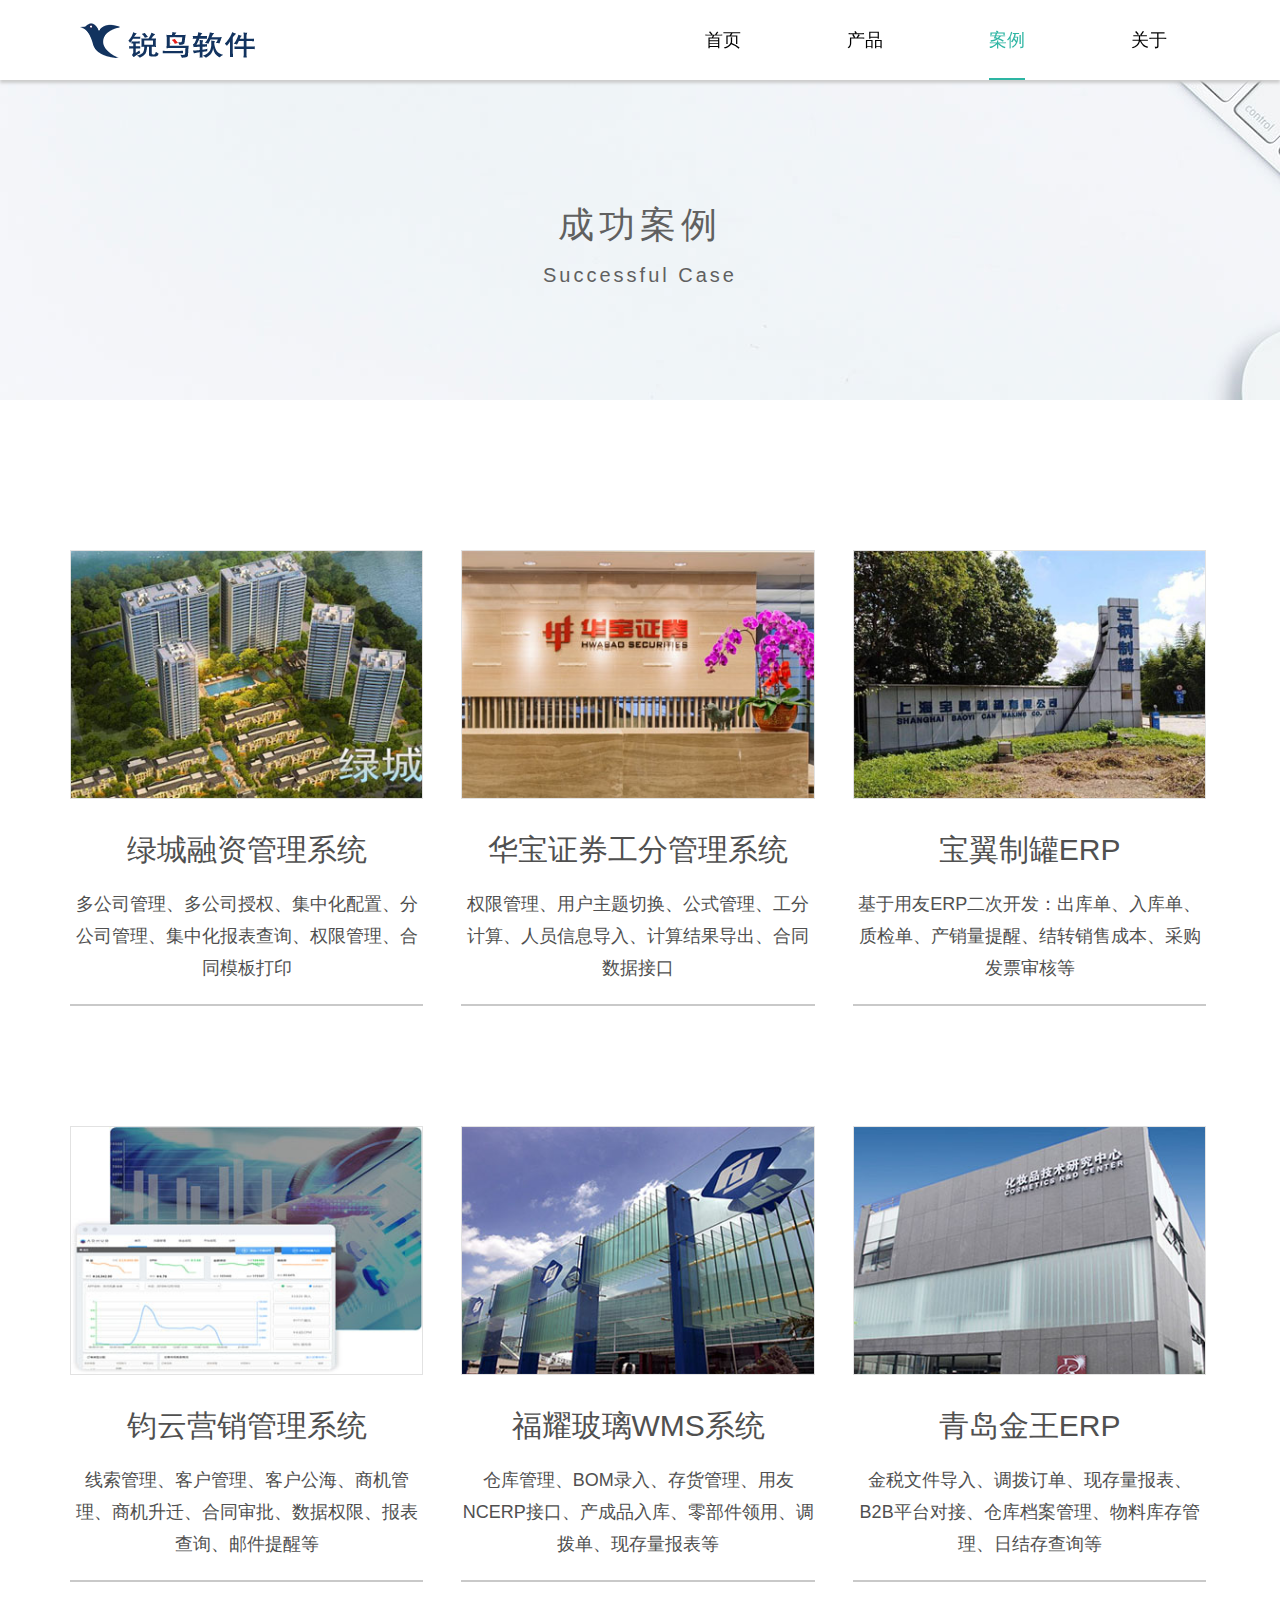
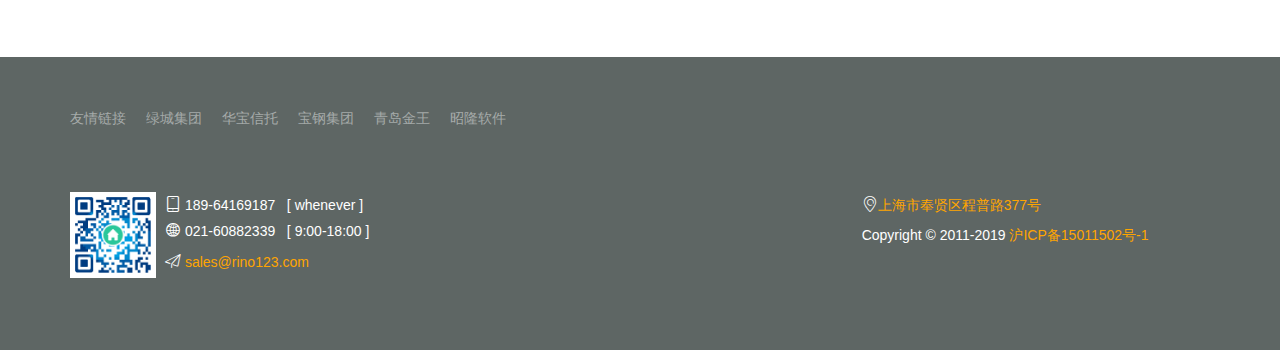
<file: case.html>
<!DOCTYPE html>
<html lang="en">
<head>
    <meta charset="UTF-8">
    <meta name="viewport" content="width=device-width,user-scalable=no,initial-scale=1.0,maximum-scale=1.0,minimum-scale=1.0">
    <title>锐鸟软件-案例</title>
    <link rel="stylesheet" href="res/layui/css/layui.css">
    <link rel="stylesheet" href="res/static/css/index.css">
</head>
<body>
<!-- nav部分 -->
<div class="nav">
    <div class="layui-container">
        <!-- 公司logo -->
        <div class="nav-logo">
            <a href="http://www.rino123.com">
                <img src="res/static/img/logo.png" alt="锐鸟软件">
            </a>
        </div>
        <div class="nav-list">
            <button>
                <span></span><span></span><span></span>
            </button>
            <ul class="layui-nav" lay-filter="">
                <li class="layui-nav-item"><a href="index.html">首页</a></li>
                <li class="layui-nav-item"><a href="product.html">产品</a></li>
                <!-- <li class="layui-nav-item"><a href="news.html">动态</a></li> -->
                <li class="layui-nav-item layui-this"><a href="case.html">案例</a></li>
                <li class="layui-nav-item"><a href="about.html">关于</a></li>
            </ul>
        </div>
    </div>
</div>
<!-- banner部分 -->
<div class="banner case">
    <div class="title">
        <p>成功案例</p>
        <p class="en">Successful Case</p>
    </div>
</div>
<!-- main部分 -->
<div class="main-case">
    <div class="layui-container">
        <div class="layui-row">
            <div class="layui-inline content">
                <div class="layui-inline case-img"><img src="res/static/img/case1.jpg"></div>
                <p class="lable">绿城融资管理系统</p>
                <p>多公司管理、多公司授权、集中化配置、分公司管理、集中化报表查询、权限管理、合同模板打印</p>
            </div>
            <div class="layui-inline content even center">
                <div class="layui-inline case-img"><img src="res/static/img/case2.jpg"></div>
                <p class="lable">华宝证券工分管理系统</p>
                <p>权限管理、用户主题切换、公式管理、工分计算、人员信息导入、计算结果导出、合同数据接口</p>
            </div>
            <div class="layui-inline content">
                <div class="layui-inline case-img"><img src="res/static/img/case3.jpg"></div>
                <p class="lable">宝翼制罐ERP</p>
                <p>基于用友ERP二次开发：出库单、入库单、质检单、产销量提醒、结转销售成本、采购发票审核等</p>
            </div>
            <div class="layui-inline content even">
                <div class="layui-inline case-img"><img src="res/static/img/case4.jpg"></div>
                <p class="lable">钧云营销管理系统</p>
                <p>线索管理、客户管理、客户公海、商机管理、商机升迁、合同审批、数据权限、报表查询、邮件提醒等</p>
            </div>
            <div class="layui-inline content center">
                <div class="layui-inline case-img"><img src="res/static/img/case5.jpg"></div>
                <p class="lable">福耀玻璃WMS系统</p>
                <p>仓库管理、BOM录入、存货管理、用友NCERP接口、产成品入库、零部件领用、调拨单、现存量报表等</p>
            </div>
            <div class="layui-inline content even">
                <div class="layui-inline case-img"><img src="res/static/img/case6.jpg"></div>
                <p class="lable">青岛金王ERP</p>
                <p>金税文件导入、调拨订单、现存量报表、B2B平台对接、仓库档案管理、物料库存管理、日结存查询等</p>
            </div>
        </div>
        <!-- <div id="casePage"></div> -->
    </div>
</div>
<!-- footer部分 -->
<script src="res/static/js/template.js"></script>
<script>
    document.write(__FOOTER);
</script>
<script src="res/layui/layui.js"></script>
<!--[if lt IE 9]>
<script src="https://cdn.staticfile.org/html5shiv/r29/html5.min.js"></script>
<script src="https://cdn.staticfile.org/respond.js/1.4.2/respond.min.js"></script>
<![endif]-->
<script>
    layui.config({
        base: 'res/static/js/'
    }).use('firm');
</script>
</body>
</html>
</file>
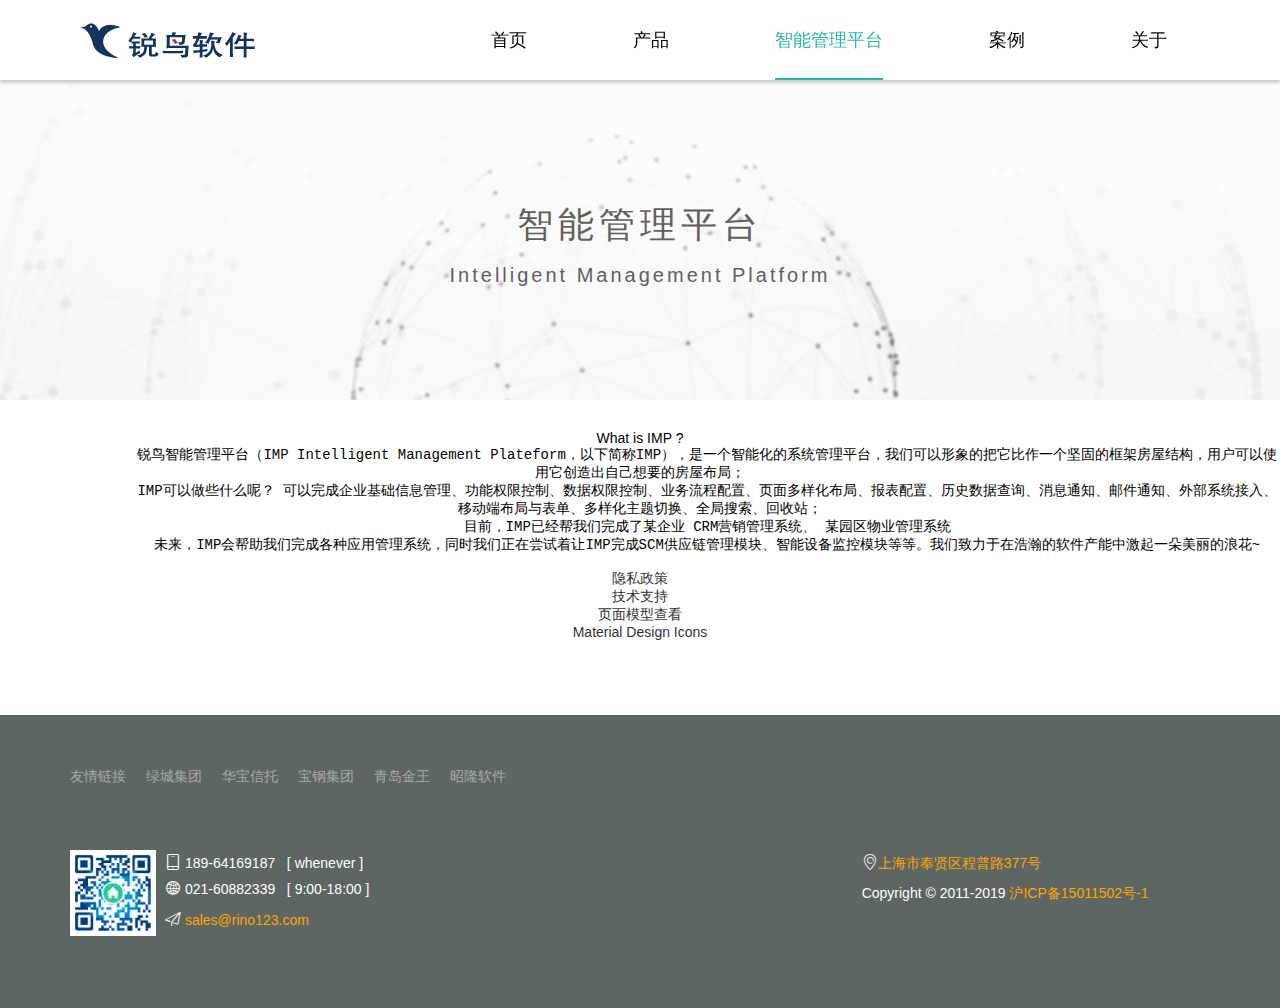
<file: impIndex.html>
<!DOCTYPE html>
<html lang="en">

<head>
    <meta charset="UTF-8">
    <meta name="viewport" content="width=device-width,user-scalable=no,initial-scale=1.0,maximum-scale=1.0,minimum-scale=1.0">
    <title>锐鸟软件-IMP-智能管理平台-产品介绍</title>
    <link rel="stylesheet" href="res/layui/css/layui.css">
    <link rel="stylesheet" href="res/static/css/index.css">
    <script src="res/static/js/template.js"></script>
</head>

<body>
    <!-- nav部分 -->
    <script>
        document.write(__HEADER(3));
    </script>
    <!-- banner部分 -->
    <div class="banner product">
        <div class="title">
            <p>智能管理平台</p>
            <p class="en">Intelligent Management Platform</p>
        </div>
    </div>
    <!-- main部分 -->
    <div class="main product">
        <div style="text-align: center;">
            What is IMP ?
            <pre>
                锐鸟智能管理平台（IMP Intelligent Management Plateform，以下简称IMP），是一个智能化的系统管理平台，我们可以形象的把它比作一个坚固的框架房屋结构，用户可以使用它创造出自己想要的房屋布局；
                IMP可以做些什么呢？ 可以完成企业基础信息管理、功能权限控制、数据权限控制、业务流程配置、页面多样化布局、报表配置、历史数据查询、消息通知、邮件通知、外部系统接入、移动端布局与表单、多样化主题切换、全局搜索、回收站；
                目前，IMP已经帮我们完成了某企业 CRM营销管理系统、 某园区物业管理系统
                未来，IMP会帮助我们完成各种应用管理系统，同时我们正在尝试着让IMP完成SCM供应链管理模块、智能设备监控模块等等。我们致力于在浩瀚的软件产能中激起一朵美丽的浪花~
            </pre>
            <div>
                <p><a href="impPolicy.html">隐私政策</a></p>
                <p><a href="impSupport.html">技术支持</a></p>
                <p><a href="impSupport_pageLayout.html">页面模型查看</a></p>
                <p><a href="mdi">Material Design Icons</a></p>
            </div>
        </div>
    </div>
    <!-- footer部分 -->
    <script>
        document.write(__FOOTER);
    </script>
    <script src="res/layui/layui.js"></script>
    <!--[if lt IE 9]>
<script src="https://cdn.staticfile.org/html5shiv/r29/html5.min.js"></script>
<script src="https://cdn.staticfile.org/respond.js/1.4.2/respond.min.js"></script>
<![endif]-->
    <script>
        layui.config({
            base: 'res/static/js/'
        }).use('firm');
    </script>

</body>

</html>
</file>
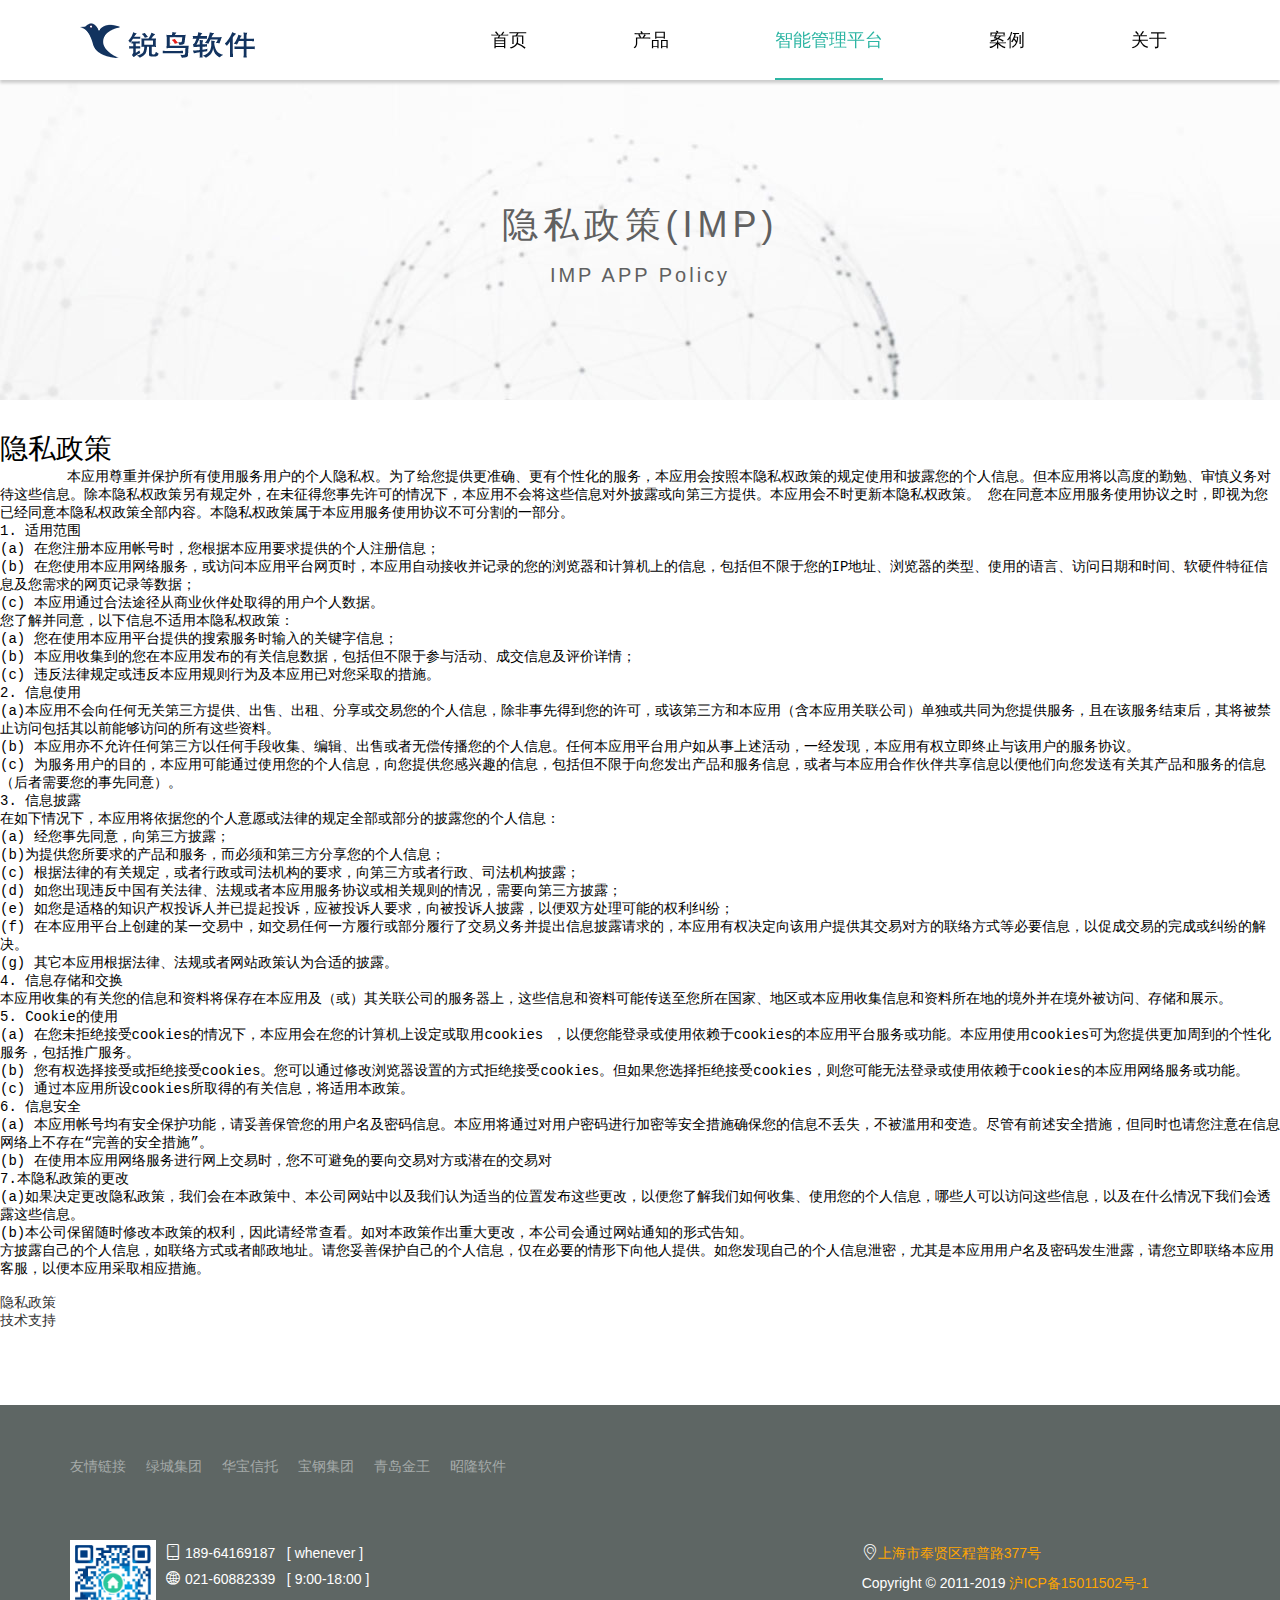
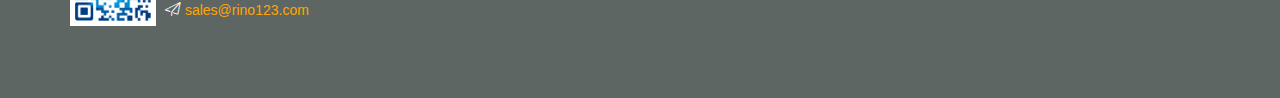
<file: impPolicy.html>
<!DOCTYPE html>
<html lang="en">
<head>
    <meta charset="UTF-8">
    <meta name="viewport" content="width=device-width,user-scalable=no,initial-scale=1.0,maximum-scale=1.0,minimum-scale=1.0">
    <title>锐鸟软件-IMP-智能管理平台-隐私政策</title>
    <link rel="stylesheet" href="res/layui/css/layui.css">
    <link rel="stylesheet" href="res/static/css/index.css">
    <script src="res/static/js/template.js"></script>
</head>
<body>
<!-- nav部分 -->
<script>
    document.write(__HEADER(3));
</script>
<!-- banner部分 -->
<div class="banner product">
    <div class="title">
        <p>隐私政策(IMP)</p>
        <p class="en">IMP APP Policy</p>
    </div>
</div>
<!-- main部分 -->
<div class="main product">
    <h1>隐私政策</h1>
    <pre>
        本应用尊重并保护所有使用服务用户的个人隐私权。为了给您提供更准确、更有个性化的服务，本应用会按照本隐私权政策的规定使用和披露您的个人信息。但本应用将以高度的勤勉、审慎义务对待这些信息。除本隐私权政策另有规定外，在未征得您事先许可的情况下，本应用不会将这些信息对外披露或向第三方提供。本应用会不时更新本隐私权政策。 您在同意本应用服务使用协议之时，即视为您已经同意本隐私权政策全部内容。本隐私权政策属于本应用服务使用协议不可分割的一部分。
1. 适用范围
(a) 在您注册本应用帐号时，您根据本应用要求提供的个人注册信息；
(b) 在您使用本应用网络服务，或访问本应用平台网页时，本应用自动接收并记录的您的浏览器和计算机上的信息，包括但不限于您的IP地址、浏览器的类型、使用的语言、访问日期和时间、软硬件特征信息及您需求的网页记录等数据；
(c) 本应用通过合法途径从商业伙伴处取得的用户个人数据。
您了解并同意，以下信息不适用本隐私权政策：
(a) 您在使用本应用平台提供的搜索服务时输入的关键字信息；
(b) 本应用收集到的您在本应用发布的有关信息数据，包括但不限于参与活动、成交信息及评价详情；
(c) 违反法律规定或违反本应用规则行为及本应用已对您采取的措施。
2. 信息使用
(a)本应用不会向任何无关第三方提供、出售、出租、分享或交易您的个人信息，除非事先得到您的许可，或该第三方和本应用（含本应用关联公司）单独或共同为您提供服务，且在该服务结束后，其将被禁止访问包括其以前能够访问的所有这些资料。
(b) 本应用亦不允许任何第三方以任何手段收集、编辑、出售或者无偿传播您的个人信息。任何本应用平台用户如从事上述活动，一经发现，本应用有权立即终止与该用户的服务协议。
(c) 为服务用户的目的，本应用可能通过使用您的个人信息，向您提供您感兴趣的信息，包括但不限于向您发出产品和服务信息，或者与本应用合作伙伴共享信息以便他们向您发送有关其产品和服务的信息（后者需要您的事先同意）。
3. 信息披露
在如下情况下，本应用将依据您的个人意愿或法律的规定全部或部分的披露您的个人信息：
(a) 经您事先同意，向第三方披露；
(b)为提供您所要求的产品和服务，而必须和第三方分享您的个人信息；
(c) 根据法律的有关规定，或者行政或司法机构的要求，向第三方或者行政、司法机构披露；
(d) 如您出现违反中国有关法律、法规或者本应用服务协议或相关规则的情况，需要向第三方披露；
(e) 如您是适格的知识产权投诉人并已提起投诉，应被投诉人要求，向被投诉人披露，以便双方处理可能的权利纠纷；
(f) 在本应用平台上创建的某一交易中，如交易任何一方履行或部分履行了交易义务并提出信息披露请求的，本应用有权决定向该用户提供其交易对方的联络方式等必要信息，以促成交易的完成或纠纷的解决。
(g) 其它本应用根据法律、法规或者网站政策认为合适的披露。
4. 信息存储和交换
本应用收集的有关您的信息和资料将保存在本应用及（或）其关联公司的服务器上，这些信息和资料可能传送至您所在国家、地区或本应用收集信息和资料所在地的境外并在境外被访问、存储和展示。
5. Cookie的使用
(a) 在您未拒绝接受cookies的情况下，本应用会在您的计算机上设定或取用cookies ，以便您能登录或使用依赖于cookies的本应用平台服务或功能。本应用使用cookies可为您提供更加周到的个性化服务，包括推广服务。
(b) 您有权选择接受或拒绝接受cookies。您可以通过修改浏览器设置的方式拒绝接受cookies。但如果您选择拒绝接受cookies，则您可能无法登录或使用依赖于cookies的本应用网络服务或功能。
(c) 通过本应用所设cookies所取得的有关信息，将适用本政策。
6. 信息安全
(a) 本应用帐号均有安全保护功能，请妥善保管您的用户名及密码信息。本应用将通过对用户密码进行加密等安全措施确保您的信息不丢失，不被滥用和变造。尽管有前述安全措施，但同时也请您注意在信息网络上不存在“完善的安全措施”。
(b) 在使用本应用网络服务进行网上交易时，您不可避免的要向交易对方或潜在的交易对
7.本隐私政策的更改
(a)如果决定更改隐私政策，我们会在本政策中、本公司网站中以及我们认为适当的位置发布这些更改，以便您了解我们如何收集、使用您的个人信息，哪些人可以访问这些信息，以及在什么情况下我们会透露这些信息。
(b)本公司保留随时修改本政策的权利，因此请经常查看。如对本政策作出重大更改，本公司会通过网站通知的形式告知。
方披露自己的个人信息，如联络方式或者邮政地址。请您妥善保护自己的个人信息，仅在必要的情形下向他人提供。如您发现自己的个人信息泄密，尤其是本应用用户名及密码发生泄露，请您立即联络本应用客服，以便本应用采取相应措施。
    </pre>

    <div>
        <p><a href="impPolicy.html">隐私政策</a></p>
        <p><a href="impSupport.html">技术支持</a></p>
    </div>

</div>
<!-- footer部分 -->
<script>
    document.write(__FOOTER);
</script>
<script src="res/layui/layui.js"></script>
<!--[if lt IE 9]>
<script src="https://cdn.staticfile.org/html5shiv/r29/html5.min.js"></script>
<script src="https://cdn.staticfile.org/respond.js/1.4.2/respond.min.js"></script>
<![endif]-->
<script>
    layui.config({
        base: 'res/static/js/'
    }).use('firm');
</script>

</body>
</html>
</file>
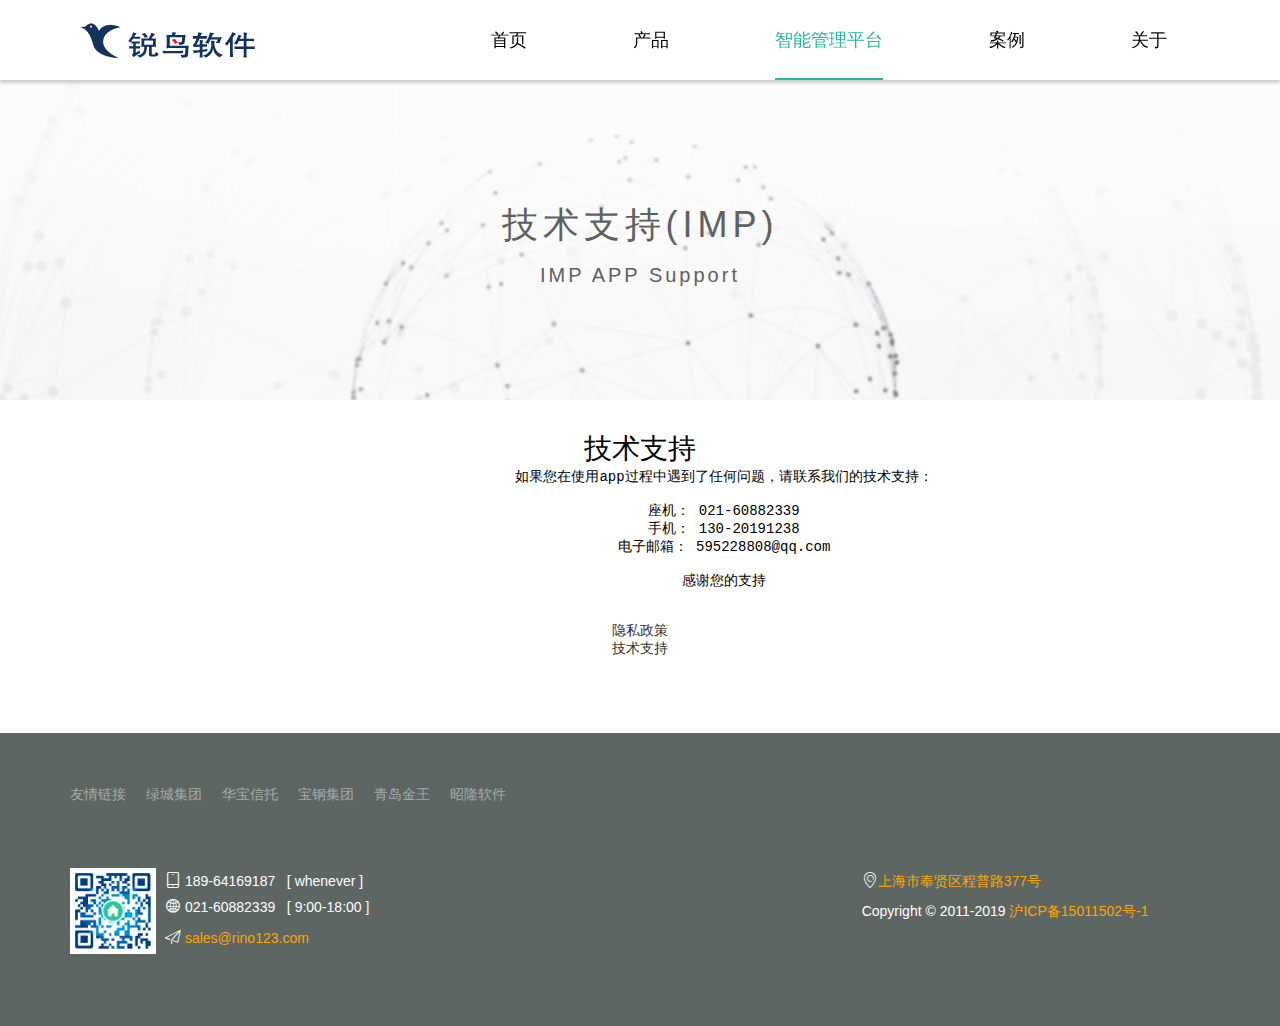
<file: impSupport.html>
<!DOCTYPE html>
<html lang="en">

<head>
    <meta charset="UTF-8">
    <meta name="viewport" content="width=device-width,user-scalable=no,initial-scale=1.0,maximum-scale=1.0,minimum-scale=1.0">
    <title>锐鸟软件-IMP-智能管理平台-技术支持</title>
    <link rel="stylesheet" href="res/layui/css/layui.css">
    <link rel="stylesheet" href="res/static/css/index.css">
    <script src="res/static/js/template.js"></script>
</head>

<body>
    <!-- nav部分 -->
    <script>
        document.write(__HEADER(3));
    </script>
    <!-- banner部分 -->
    <div class="banner product">
        <div class="title">
            <p>技术支持(IMP)</p>
            <p class="en">IMP APP Support</p>
        </div>
    </div>
    <!-- main部分 -->
    <div class="main product">
        <div style="text-align:center;">
            <h1>技术支持</h1>
            <pre>
                    如果您在使用app过程中遇到了任何问题，请联系我们的技术支持：
            
                    座机： 021-60882339
                    手机： 130-20191238
                    电子邮箱： 595228808@qq.com
            
                    感谢您的支持
            
                </pre>
            <div>
                <p><a href="impPolicy.html">隐私政策</a></p>
                <p><a href="impSupport.html">技术支持</a></p>
            </div>
        </div>
    </div>
    <!-- footer部分 -->
    <script>
        document.write(__FOOTER);
    </script>
    <script src="res/layui/layui.js"></script>
    <!--[if lt IE 9]>
<script src="https://cdn.staticfile.org/html5shiv/r29/html5.min.js"></script>
<script src="https://cdn.staticfile.org/respond.js/1.4.2/respond.min.js"></script>
<![endif]-->
    <script>
        layui.config({
            base: 'res/static/js/'
        }).use('firm');
    </script>

</body>

</html>
</file>
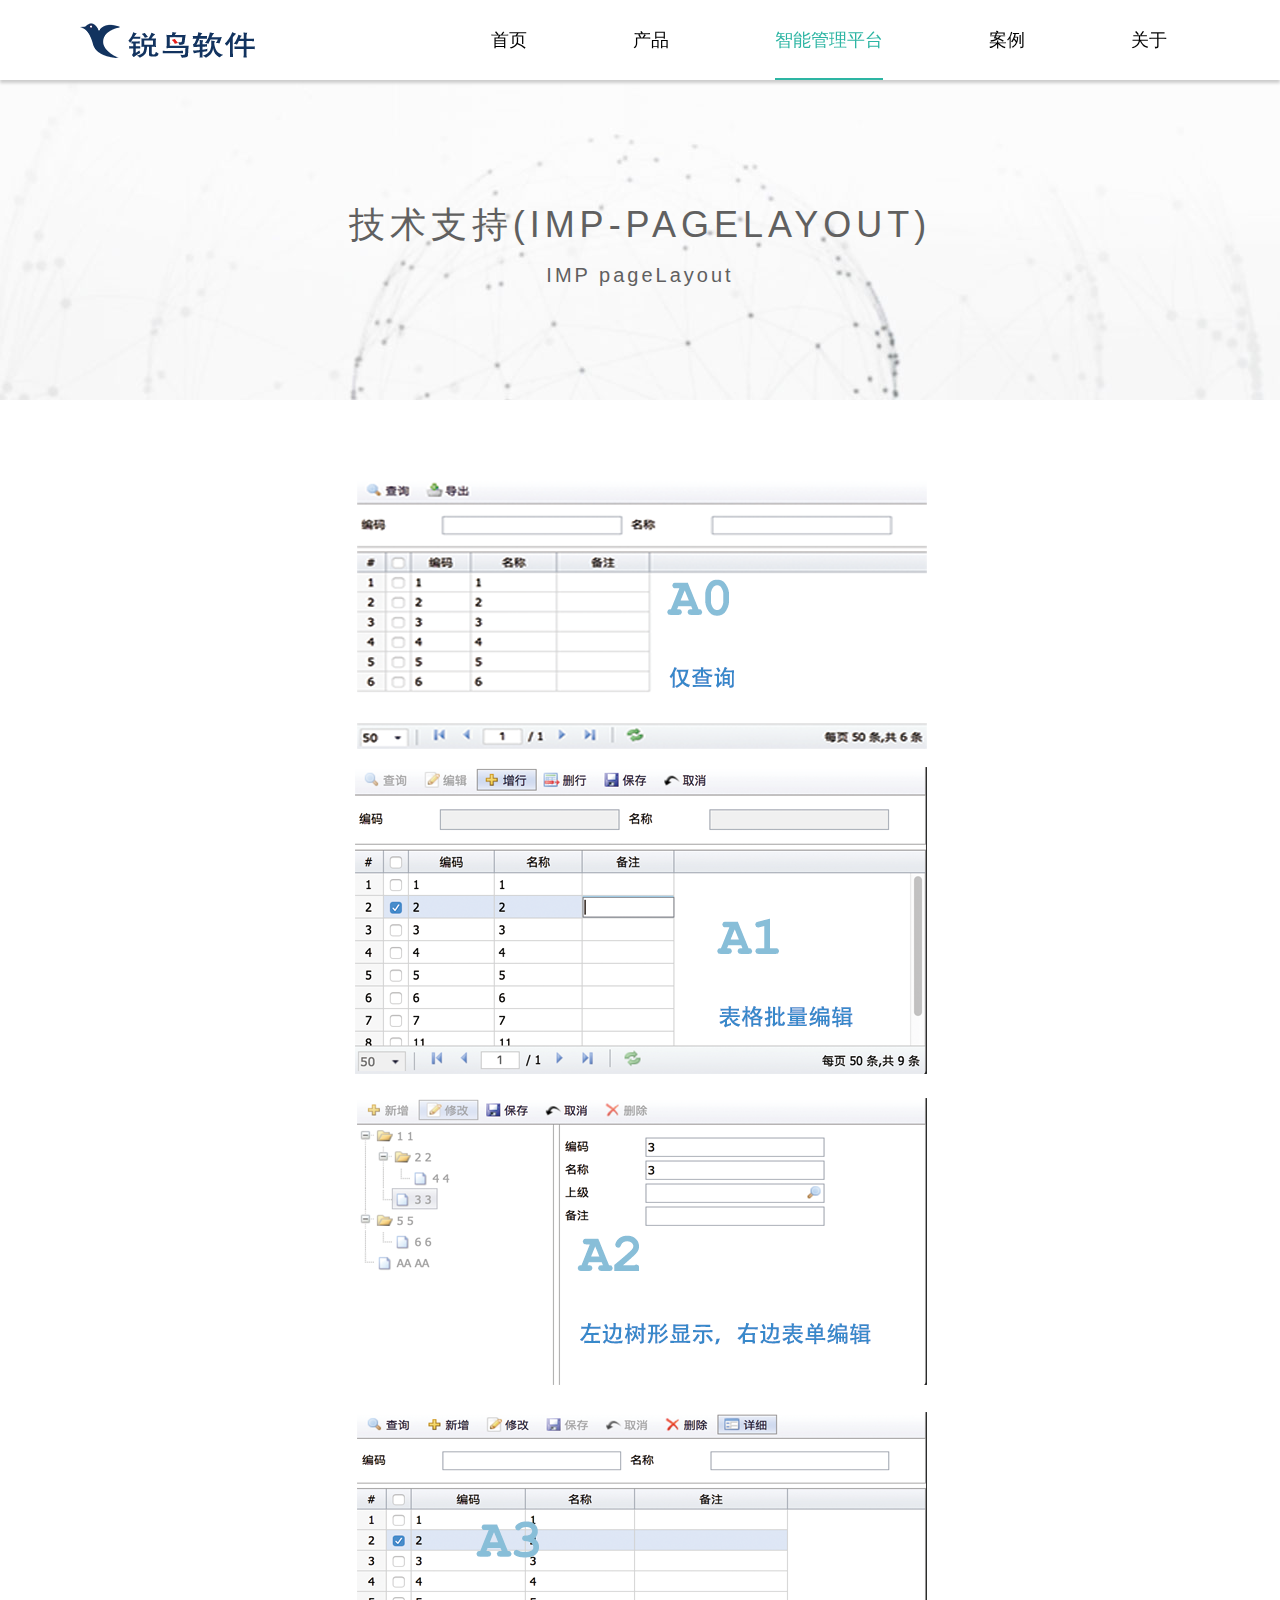
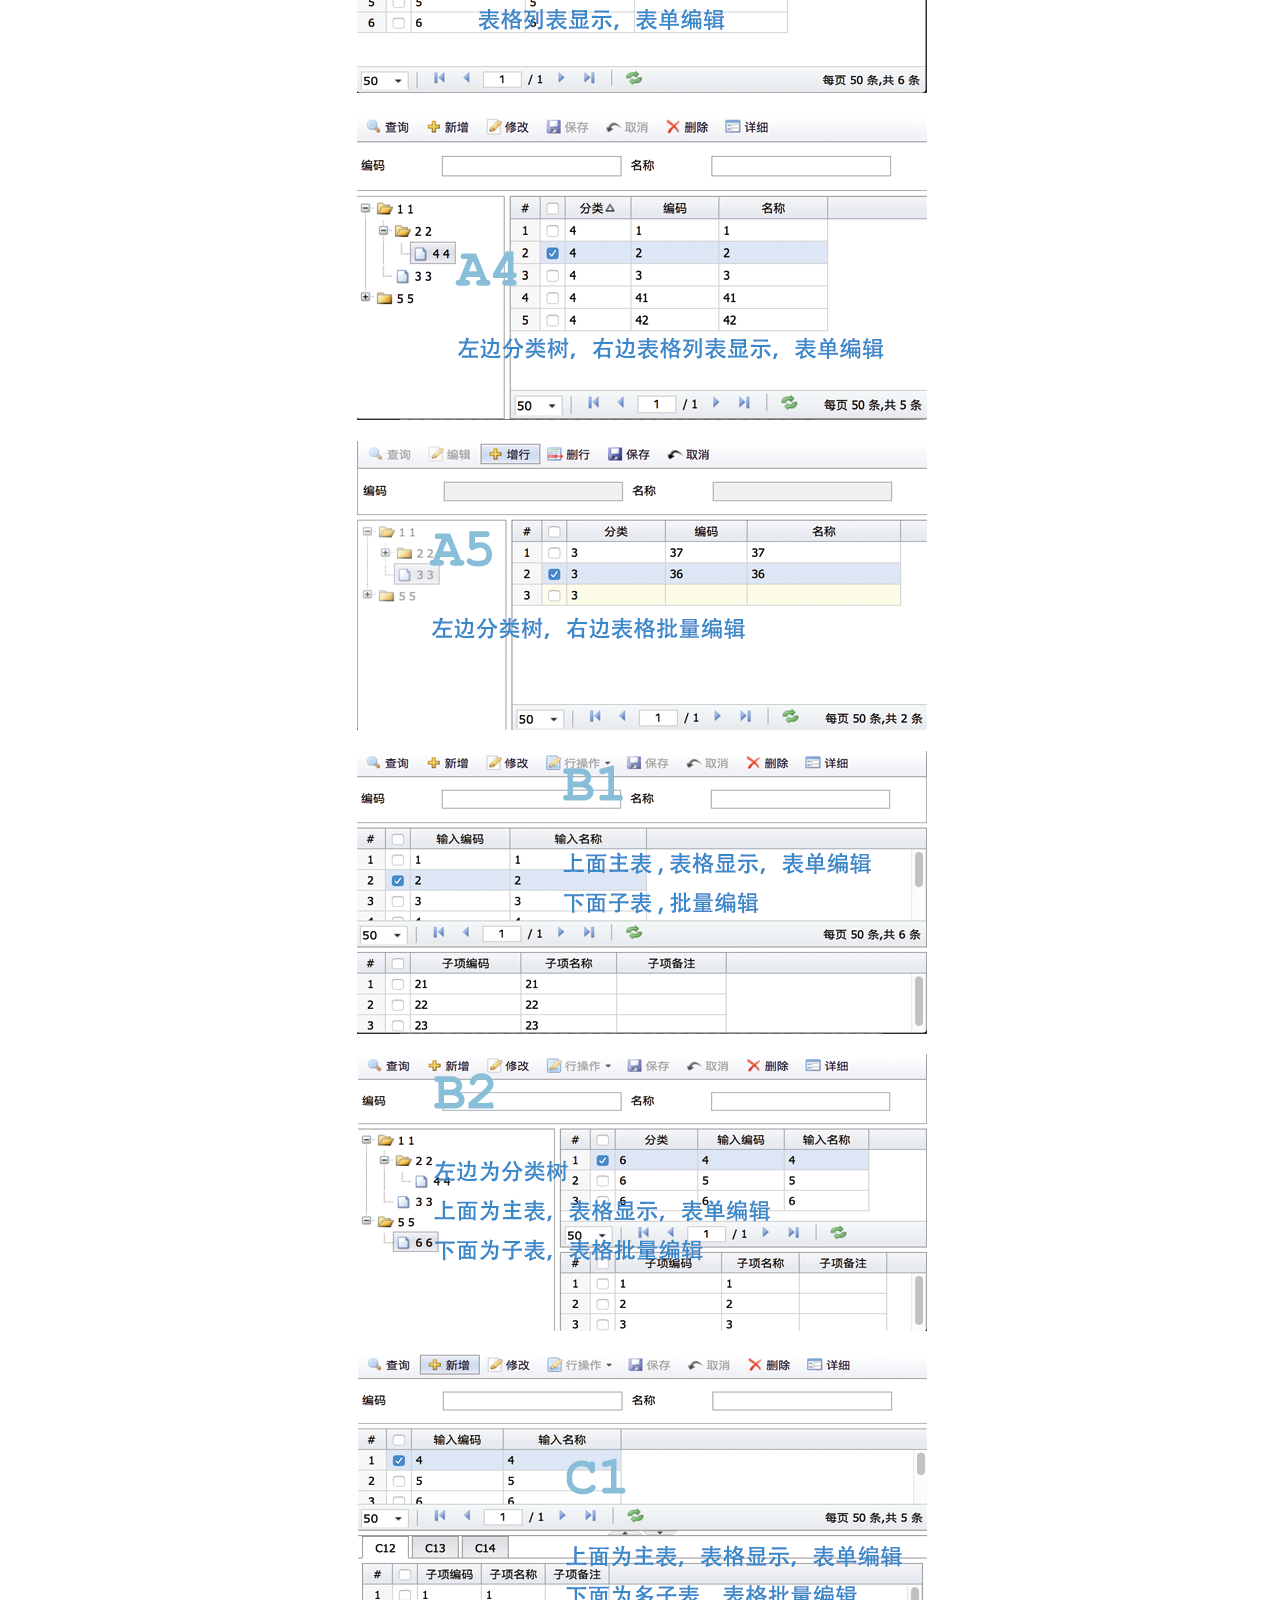
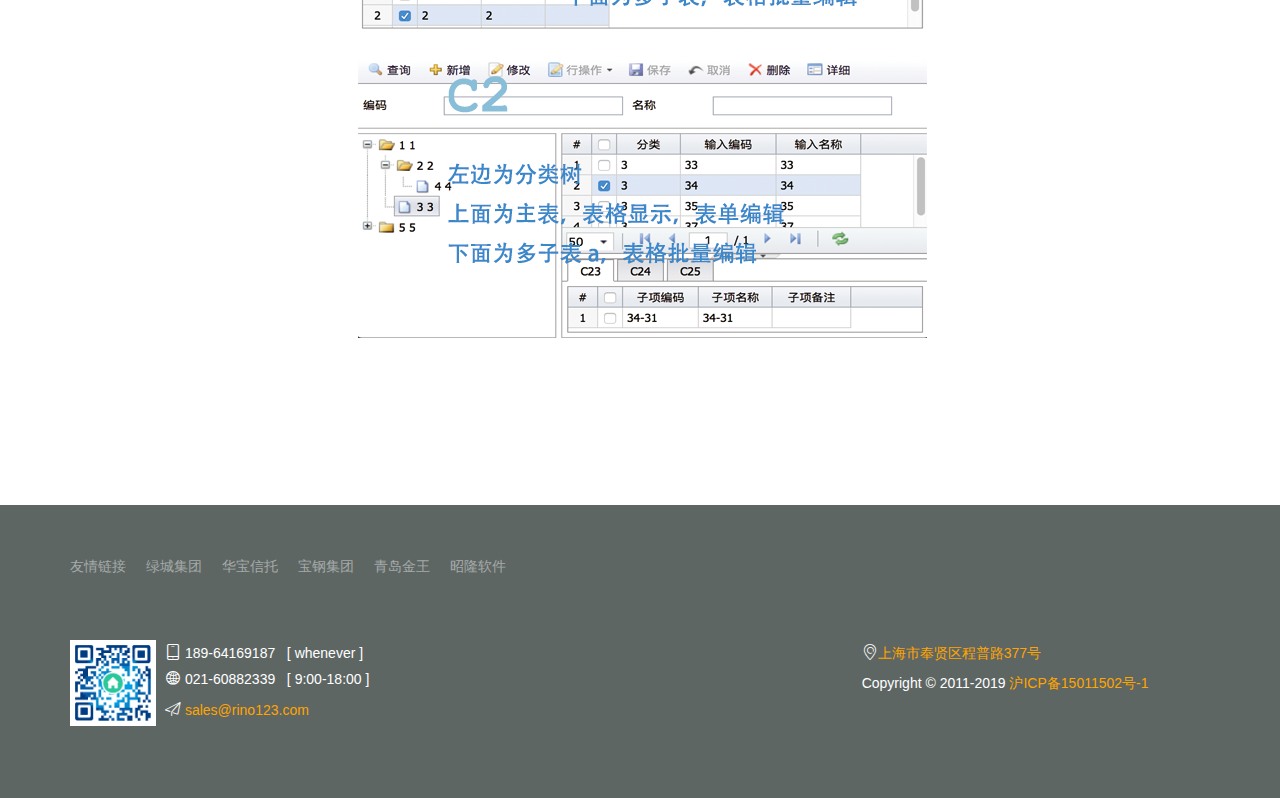
<file: impSupport_pageLayout.html>
<!DOCTYPE html>
<html lang="en">
<head>
    <meta charset="UTF-8">
    <meta name="viewport" content="width=device-width,user-scalable=no,initial-scale=1.0,maximum-scale=1.0,minimum-scale=1.0">
    <title>锐鸟软件-IMP-智能管理平台-技术支持</title>
    <link rel="stylesheet" href="res/layui/css/layui.css">
    <link rel="stylesheet" href="res/static/css/index.css">
    <script src="res/static/js/template.js"></script>
</head>
<body>
<!-- nav部分 -->
<script>
    document.write(__HEADER(3));
</script>
<!-- banner部分 -->
<div class="banner product">
    <div class="title">
        <p>技术支持(IMP-PAGELAYOUT)</p>
        <p class="en">IMP pageLayout</p>
    </div>
</div>
<!-- main部分 -->
<div class="main product">
    <div style="text-align:center;">
        <img src="res/static/img/pageTemplate.png" />
    </div>

</div>
<!-- footer部分 -->
<script>
    document.write(__FOOTER);
</script>
<script src="res/layui/layui.js"></script>
<!--[if lt IE 9]>
<script src="https://cdn.staticfile.org/html5shiv/r29/html5.min.js"></script>
<script src="https://cdn.staticfile.org/respond.js/1.4.2/respond.min.js"></script>
<![endif]-->
<script>
    layui.config({
        base: 'res/static/js/'
    }).use('firm');
</script>

</body>
</html>
</file>
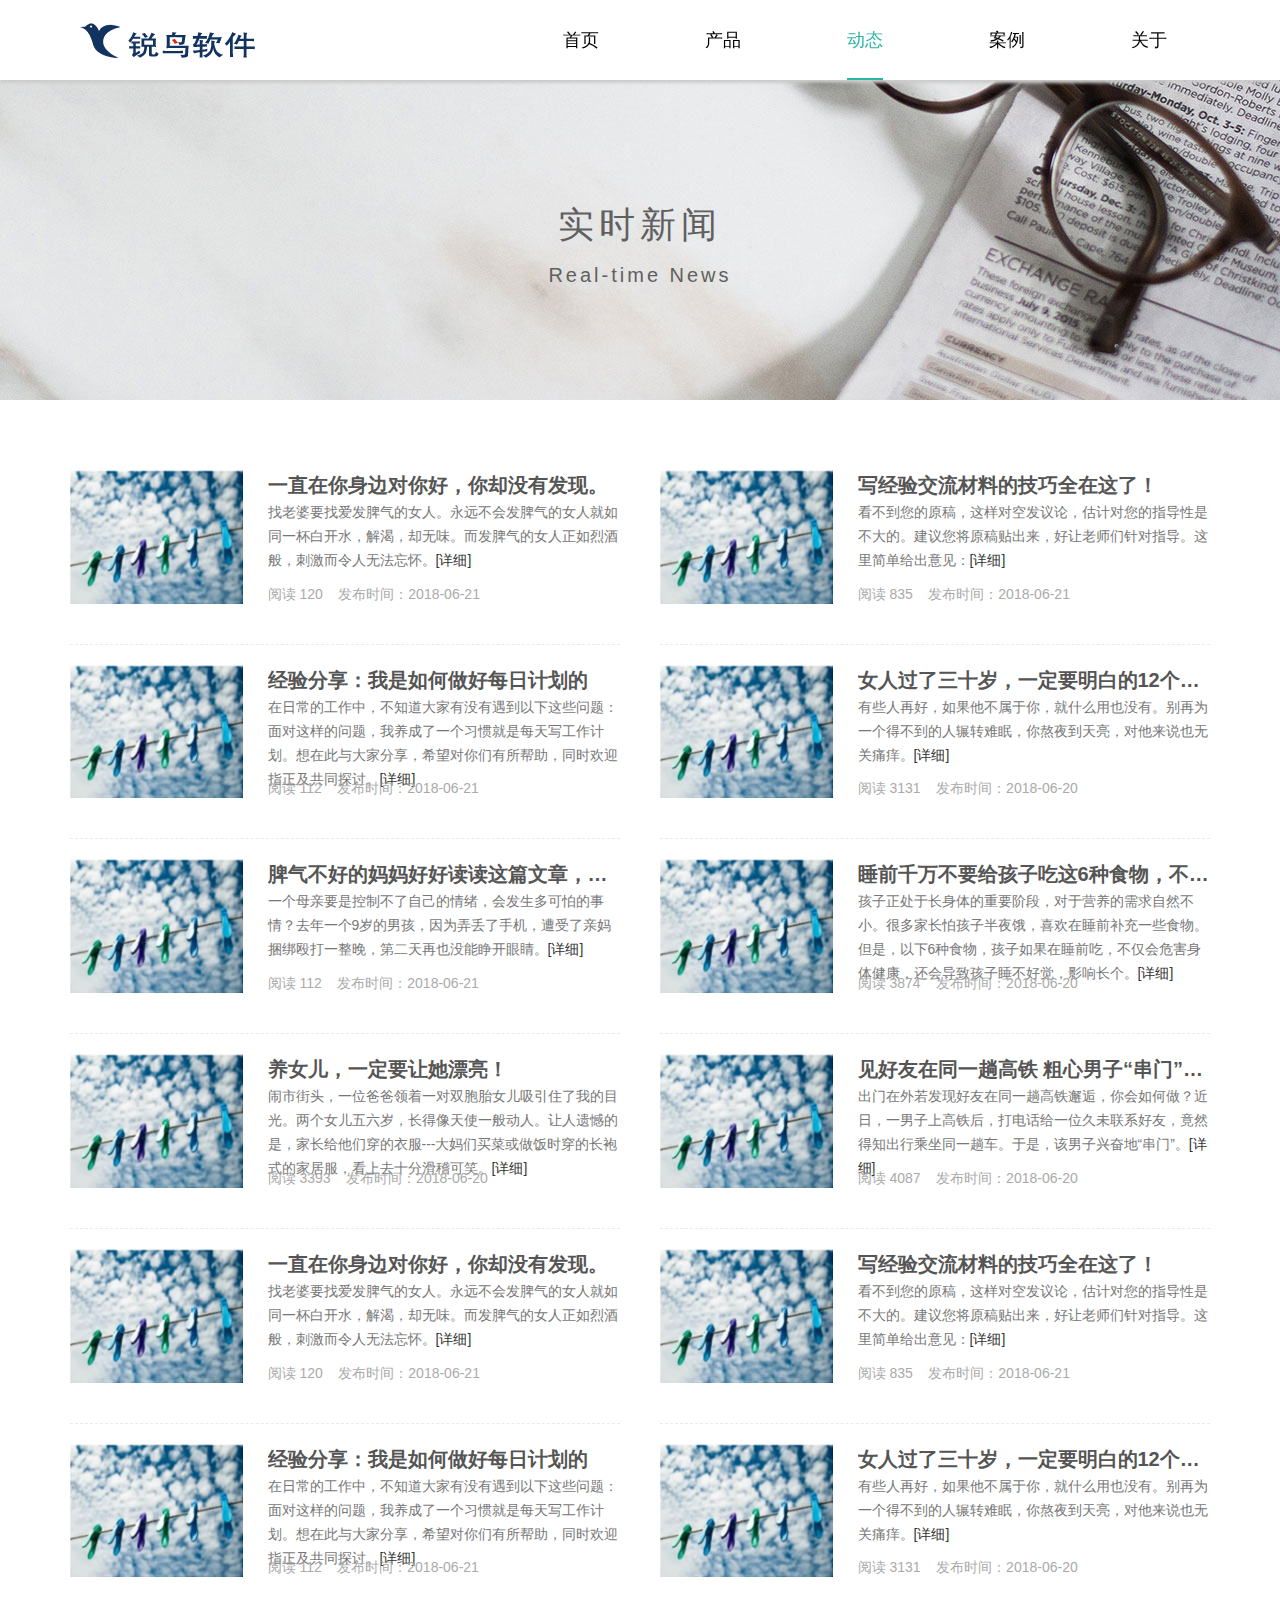
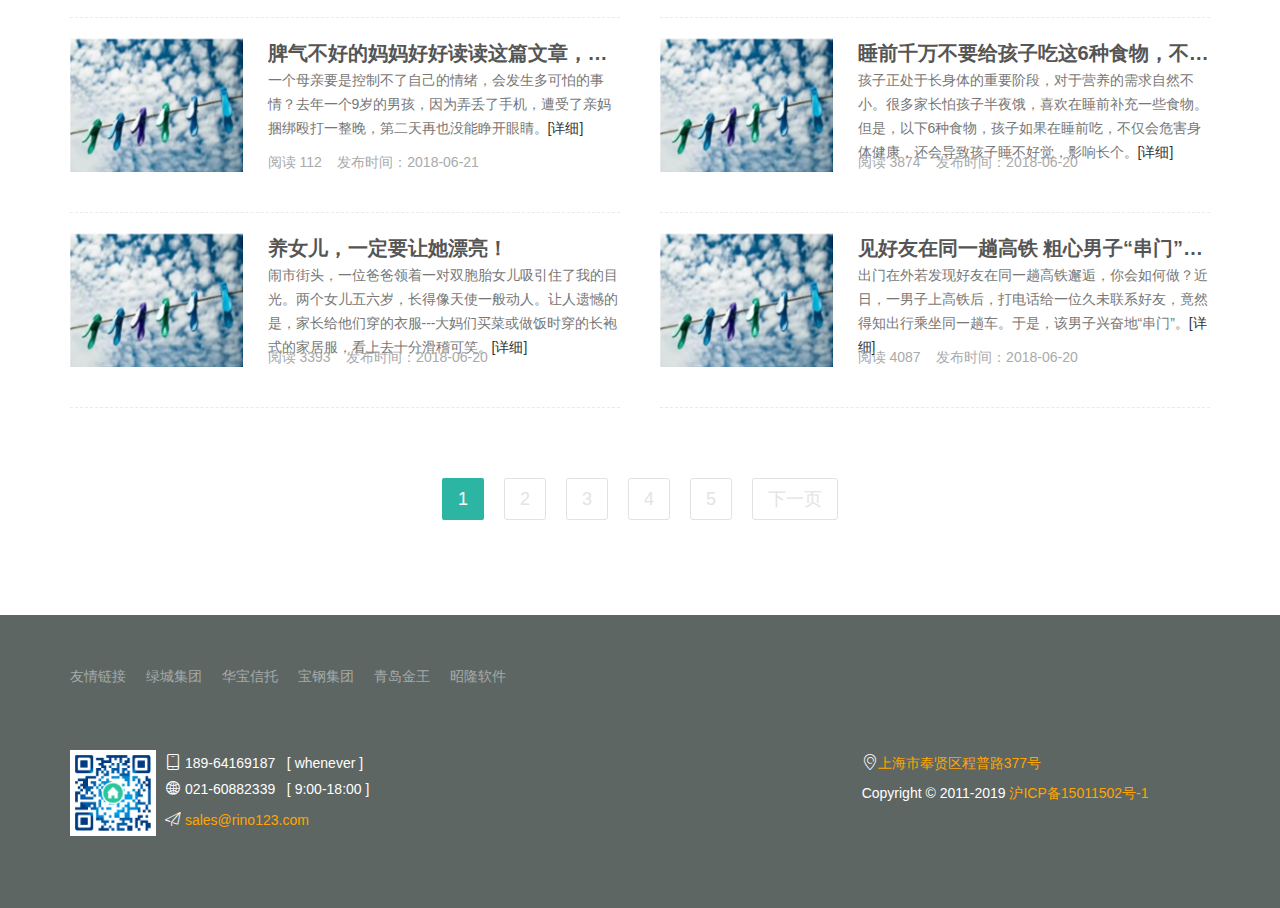
<file: news.html>
<!DOCTYPE html>
<html lang="en">
<head>
  <meta charset="UTF-8">
  <meta name="viewport" content="width=device-width,user-scalable=no,initial-scale=1.0,maximum-scale=1.0,minimum-scale=1.0">
  <title>类友网络-动态</title>
  <link rel="stylesheet" href="../res/layui/css/layui.css">
  <link rel="stylesheet" href="../res/static/css/index.css">
</head>
<body>
  <!-- nav部分 -->
  <div class="nav">
    <div class="layui-container">
      <!-- 公司logo -->
      <div class="nav-logo">
        <a href="index.html">
          <img src="../res/static/img/logo.png" alt="类友网络">
        </a>
      </div>
      <div class="nav-list">
        <button>
          <span></span><span></span><span></span>
        </button>
        <ul class="layui-nav" lay-filter="">
          <li class="layui-nav-item"><a href="index.html">首页</a></li>
          <li class="layui-nav-item"><a href="product.html">产品</a></li>
          <li class="layui-nav-item layui-this"><a href="news.html">动态</a></li>
          <li class="layui-nav-item"><a href="case.html">案例</a></li>
          <li class="layui-nav-item"><a href="about.html">关于</a></li>
        </ul>
      </div>
    </div>
  </div>
  <!-- banner部分 -->
  <div class="banner news">
    <div class="title">
      <p>实时新闻</p>
      <p class="en">Real-time News</p>
    </div>
  </div>
  <!-- main -->
  <div class="main-news">
    <div class="layui-container">
      <div class="layui-row layui-col-space20">
        <div class="layui-col-lg6 content">
          <div>
            <div class="news-img"><a href="newsDetail.html"><img src="../res/static/img/news_img1.jpg"></a></div><div class="news-panel">
              <strong><a href="newsDetail.html">一直在你身边对你好，你却没有发现。</a></strong>
              <p class="detail"><span>找老婆要找爱发脾气的女人。永远不会发脾气的女人就如同一杯白开水，解渴，却无味。而发脾气的女人正如烈酒般，刺激而令人无法忘怀。</span><a href="newsDetail.html">[详细]</a></p>
              <p class="read-push">阅读 <span>120</span>&nbsp;&nbsp;&nbsp;&nbsp;发布时间：<span>2018-06-21</span></p>
            </div>
          </div>
        </div>
        <div class="layui-col-lg6 content">
          <div>
            <div class="news-img"><a href="newsDetail.html"><img src="../res/static/img/news_img1.jpg"></a></div><div class="news-panel">
              <strong><a href="newsDetail.html">写经验交流材料的技巧全在这了！</a></strong>
              <p class="detail"><span>看不到您的原稿，这样对空发议论，估计对您的指导性是不大的。建议您将原稿贴出来，好让老师们针对指导。这里简单给出意见：</span><a href="newsDetail.html">[详细]</a></p>
              <p class="read-push">阅读 <span>835</span>&nbsp;&nbsp;&nbsp;&nbsp;发布时间：<span>2018-06-21</span></p>
            </div>
          </div>
        </div>
        <div class="layui-col-lg6 content">
          <div>
            <div class="news-img"><a href="newsDetail.html"><img src="../res/static/img/news_img1.jpg"></a></div><div class="news-panel">
              <strong><a href="newsDetail.html">经验分享：我是如何做好每日计划的</a></strong>
              <p class="detail"><span>在日常的工作中，不知道大家有没有遇到以下这些问题：面对这样的问题，我养成了一个习惯就是每天写工作计划。想在此与大家分享，希望对你们有所帮助，同时欢迎指正及共同探讨。</span><a href="newsDetail.html">[详细]</a></p>
              <p class="read-push">阅读 <span>112</span>&nbsp;&nbsp;&nbsp;&nbsp;发布时间：<span>2018-06-21</span></p>
            </div>
          </div>
        </div>
        <div class="layui-col-lg6 content">
          <div>
            <div class="news-img"><a href="newsDetail.html"><img src="../res/static/img/news_img1.jpg"></a></div><div class="news-panel">
              <strong><a href="newsDetail.html">女人过了三十岁，一定要明白的12个道理！</a></strong>
              <p class="detail"><span>有些人再好，如果他不属于你，就什么用也没有。别再为一个得不到的人辗转难眠，你熬夜到天亮，对他来说也无关痛痒。</span><a href="newsDetail.html">[详细]</a></p>
              <p class="read-push">阅读 <span>3131</span>&nbsp;&nbsp;&nbsp;&nbsp;发布时间：<span>2018-06-20</span></p>
            </div>
          </div>
        </div>
        <div class="layui-col-lg6 content">
          <div>
            <div class="news-img"><a href="newsDetail.html"><img src="../res/static/img/news_img1.jpg"></a></div><div class="news-panel">
              <strong><a href="newsDetail.html">脾气不好的妈妈好好读读这篇文章，真的是细思极恐</a></strong>
              <p class="detail"><span>一个母亲要是控制不了自己的情绪，会发生多可怕的事情？去年一个9岁的男孩，因为弄丢了手机，遭受了亲妈捆绑殴打一整晚，第二天再也没能睁开眼睛。</span><a href="newsDetail.html">[详细]</a></p>
              <p class="read-push">阅读 <span>112</span>&nbsp;&nbsp;&nbsp;&nbsp;发布时间：<span>2018-06-21</span></p>
            </div>
          </div>
        </div>
        <div class="layui-col-lg6 content">
          <div>
            <div class="news-img"><a href="newsDetail.html"><img src="../res/static/img/news_img1.jpg"></a></div><div class="news-panel">
              <strong><a href="newsDetail.html">睡前千万不要给孩子吃这6种食物，不仅会影响睡眠。</a></strong>
              <p class="detail"><span>孩子正处于长身体的重要阶段，对于营养的需求自然不小。很多家长怕孩子半夜饿，喜欢在睡前补充一些食物。但是，以下6种食物，孩子如果在睡前吃，不仅会危害身体健康，还会导致孩子睡不好觉，影响长个。</span><a href="newsDetail.html">[详细]</a></p>
              <p class="read-push">阅读 <span>3874</span>&nbsp;&nbsp;&nbsp;&nbsp;发布时间：<span>2018-06-20</span></p>
            </div>
          </div>
        </div>
        <div class="layui-col-lg6 content">
          <div>
            <div class="news-img"><a href="newsDetail.html"><img src="../res/static/img/news_img1.jpg"></a></div><div class="news-panel">
              <strong><a href="newsDetail.html">养女儿，一定要让她漂亮！</a></strong>
              <p class="detail"><span>闹市街头，一位爸爸领着一对双胞胎女儿吸引住了我的目光。两个女儿五六岁，长得像天使一般动人。让人遗憾的是，家长给他们穿的衣服---大妈们买菜或做饭时穿的长袍式的家居服，看上去十分滑稽可笑。</span><a href="newsDetail.html">[详细]</a></p>
              <p class="read-push">阅读 <span>3393</span>&nbsp;&nbsp;&nbsp;&nbsp;发布时间：<span>2018-06-20</span></p>
            </div>
          </div>
        </div>
        <div class="layui-col-lg6 content">
          <div>
            <div class="news-img"><a href="newsDetail.html"><img src="../res/static/img/news_img1.jpg"></a></div><div class="news-panel">
              <strong><a href="newsDetail.html">见好友在同一趟高铁 粗心男子“串门”聊天</a></strong>
              <p class="detail"><span>出门在外若发现好友在同一趟高铁邂逅，你会如何做？近日，一男子上高铁后，打电话给一位久未联系好友，竟然得知出行乘坐同一趟车。于是，该男子兴奋地“串门”。</span><a href="newsDetail.html">[详细]</a></p>
              <p class="read-push">阅读 <span>4087</span>&nbsp;&nbsp;&nbsp;&nbsp;发布时间：<span>2018-06-20</span></p>
            </div>
          </div>
        </div>
        <div class="layui-col-lg6 content">
          <div>
            <div class="news-img"><a href="newsDetail.html"><img src="../res/static/img/news_img1.jpg"></a></div><div class="news-panel">
              <strong><a href="newsDetail.html">一直在你身边对你好，你却没有发现。</a></strong>
              <p class="detail"><span>找老婆要找爱发脾气的女人。永远不会发脾气的女人就如同一杯白开水，解渴，却无味。而发脾气的女人正如烈酒般，刺激而令人无法忘怀。</span><a href="newsDetail.html">[详细]</a></p>
              <p class="read-push">阅读 <span>120</span>&nbsp;&nbsp;&nbsp;&nbsp;发布时间：<span>2018-06-21</span></p>
            </div>
          </div>
        </div>
        <div class="layui-col-lg6 content">
          <div>
            <div class="news-img"><a href="newsDetail.html"><img src="../res/static/img/news_img1.jpg"></a></div><div class="news-panel">
              <strong><a href="newsDetail.html">写经验交流材料的技巧全在这了！</a></strong>
              <p class="detail"><span>看不到您的原稿，这样对空发议论，估计对您的指导性是不大的。建议您将原稿贴出来，好让老师们针对指导。这里简单给出意见：</span><a href="newsDetail.html">[详细]</a></p>
              <p class="read-push">阅读 <span>835</span>&nbsp;&nbsp;&nbsp;&nbsp;发布时间：<span>2018-06-21</span></p>
            </div>
          </div>
        </div>
        <div class="layui-col-lg6 content">
          <div>
            <div class="news-img"><a href="newsDetail.html"><img src="../res/static/img/news_img1.jpg"></a></div><div class="news-panel">
              <strong><a href="newsDetail.html">经验分享：我是如何做好每日计划的</a></strong>
              <p class="detail"><span>在日常的工作中，不知道大家有没有遇到以下这些问题：面对这样的问题，我养成了一个习惯就是每天写工作计划。想在此与大家分享，希望对你们有所帮助，同时欢迎指正及共同探讨。</span><a href="newsDetail.html">[详细]</a></p>
              <p class="read-push">阅读 <span>112</span>&nbsp;&nbsp;&nbsp;&nbsp;发布时间：<span>2018-06-21</span></p>
            </div>
          </div>
        </div>
        <div class="layui-col-lg6 content">
          <div>
            <div class="news-img"><a href="newsDetail.html"><img src="../res/static/img/news_img1.jpg"></a></div><div class="news-panel">
              <strong><a href="newsDetail.html">女人过了三十岁，一定要明白的12个道理！</a></strong>
              <p class="detail"><span>有些人再好，如果他不属于你，就什么用也没有。别再为一个得不到的人辗转难眠，你熬夜到天亮，对他来说也无关痛痒。</span><a href="newsDetail.html">[详细]</a></p>
              <p class="read-push">阅读 <span>3131</span>&nbsp;&nbsp;&nbsp;&nbsp;发布时间：<span>2018-06-20</span></p>
            </div>
          </div>
        </div>
        <div class="layui-col-lg6 content">
          <div>
            <div class="news-img"><a href="newsDetail.html"><img src="../res/static/img/news_img1.jpg"></a></div><div class="news-panel">
              <strong><a href="newsDetail.html">脾气不好的妈妈好好读读这篇文章，真的是细思极恐</a></strong>
              <p class="detail"><span>一个母亲要是控制不了自己的情绪，会发生多可怕的事情？去年一个9岁的男孩，因为弄丢了手机，遭受了亲妈捆绑殴打一整晚，第二天再也没能睁开眼睛。</span><a href="newsDetail.html">[详细]</a></p>
              <p class="read-push">阅读 <span>112</span>&nbsp;&nbsp;&nbsp;&nbsp;发布时间：<span>2018-06-21</span></p>
            </div>
          </div>
        </div>
        <div class="layui-col-lg6 content">
          <div>
            <div class="news-img"><a href="newsDetail.html"><img src="../res/static/img/news_img1.jpg"></a></div><div class="news-panel">
              <strong><a href="newsDetail.html">睡前千万不要给孩子吃这6种食物，不仅会影响睡眠。</a></strong>
              <p class="detail"><span>孩子正处于长身体的重要阶段，对于营养的需求自然不小。很多家长怕孩子半夜饿，喜欢在睡前补充一些食物。但是，以下6种食物，孩子如果在睡前吃，不仅会危害身体健康，还会导致孩子睡不好觉，影响长个。</span><a href="newsDetail.html">[详细]</a></p>
              <p class="read-push">阅读 <span>3874</span>&nbsp;&nbsp;&nbsp;&nbsp;发布时间：<span>2018-06-20</span></p>
            </div>
          </div>
        </div>
        <div class="layui-col-lg6 content">
          <div>
            <div class="news-img"><a href="newsDetail.html"><img src="../res/static/img/news_img1.jpg"></a></div><div class="news-panel">
              <strong><a href="newsDetail.html">养女儿，一定要让她漂亮！</a></strong>
              <p class="detail"><span>闹市街头，一位爸爸领着一对双胞胎女儿吸引住了我的目光。两个女儿五六岁，长得像天使一般动人。让人遗憾的是，家长给他们穿的衣服---大妈们买菜或做饭时穿的长袍式的家居服，看上去十分滑稽可笑。</span><a href="newsDetail.html">[详细]</a></p>
              <p class="read-push">阅读 <span>3393</span>&nbsp;&nbsp;&nbsp;&nbsp;发布时间：<span>2018-06-20</span></p>
            </div>
          </div>
        </div>
        <div class="layui-col-lg6 content">
          <div>
            <div class="news-img"><a href="newsDetail.html"><img src="../res/static/img/news_img1.jpg"></a></div><div class="news-panel">
              <strong><a href="newsDetail.html">见好友在同一趟高铁 粗心男子“串门”聊天</a></strong>
              <p class="detail"><span>出门在外若发现好友在同一趟高铁邂逅，你会如何做？近日，一男子上高铁后，打电话给一位久未联系好友，竟然得知出行乘坐同一趟车。于是，该男子兴奋地“串门”。</span><a href="newsDetail.html">[详细]</a></p>
              <p class="read-push">阅读 <span>4087</span>&nbsp;&nbsp;&nbsp;&nbsp;发布时间：<span>2018-06-20</span></p>
            </div>
          </div>
        </div>
      </div>
      <div id="newsPage"></div>
    </div>
  </div>
  <!-- footer部分 -->
  <script src="res/static/js/template.js"></script>
  <script>
    document.write(__FOOTER);
  </script>
<script src="../res/layui/layui.js"></script>
<!--[if lt IE 9]>
  <script src="https://cdn.staticfile.org/html5shiv/r29/html5.min.js"></script>
  <script src="https://cdn.staticfile.org/respond.js/1.4.2/respond.min.js"></script>
<![endif]-->
<script>
  layui.config({
    base: '../res/static/js/' 
  }).use('firm'); 
</script>

</body>
</html>
</file>
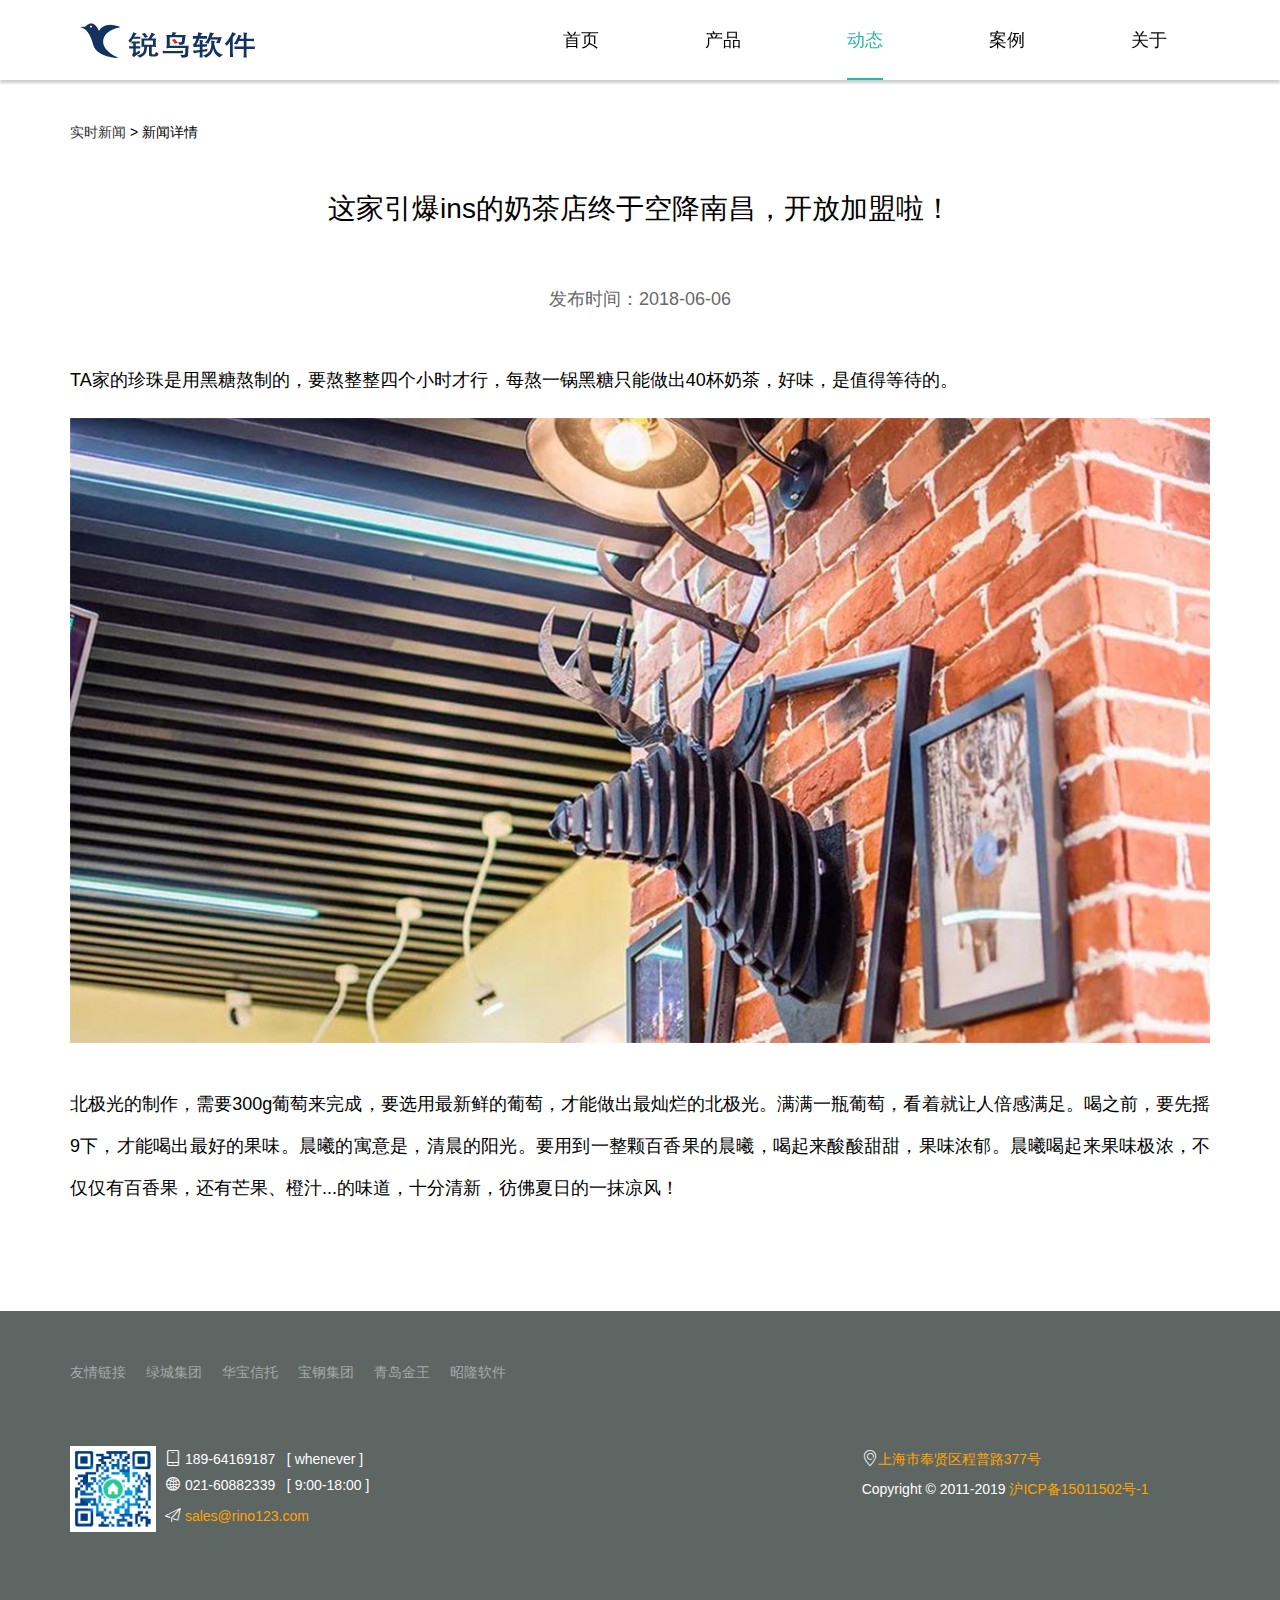
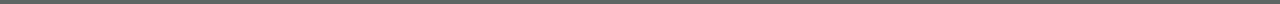
<file: newsDetail.html>
<!DOCTYPE html>
<html lang="en">
<head>
  <meta charset="UTF-8">
  <meta name="viewport" content="width=device-width,user-scalable=no,initial-scale=1.0,maximum-scale=1.0,minimum-scale=1.0">
  <title>类友网络-动态详情页</title>
  <link rel="stylesheet" href="../res/layui/css/layui.css">
  <link rel="stylesheet" href="../res/static/css/index.css">
</head>
<body>
  <!-- nav部分 -->
  <div class="nav">
    <div class="layui-container">
      <!-- 公司logo -->
      <div class="nav-logo">
        <a href="index.html">
          <img src="../res/static/img/logo.png" alt="类友网络">
        </a>
      </div>
      <div class="nav-list">
        <button>
          <span></span><span></span><span></span>
        </button>
        <ul class="layui-nav" lay-filter="">
          <li class="layui-nav-item"><a href="index.html">首页</a></li>
          <li class="layui-nav-item"><a href="product.html">产品</a></li>
          <li class="layui-nav-item layui-this"><a href="news.html">动态</a></li>
          <li class="layui-nav-item"><a href="case.html">案例</a></li>
          <li class="layui-nav-item"><a href="about.html">关于</a></li>
        </ul>
      </div>
    </div>
  </div>
  <!-- main部分 -->
  <div class="main-newsdate">
    <div class="layui-container">
      <p class="news"><a href="news.html">实时新闻</a> > 新闻详情</p>
      <h1>这家引爆ins的奶茶店终于空降南昌，开放加盟啦！</h1>
      <p class="pushtime">发布时间：<span>2018-06-06</span></p>
      <p class="introTop">TA家的珍珠是用黑糖熬制的，要熬整整四个小时才行，每熬一锅黑糖只能做出40杯奶茶，好味，是值得等待的。</p>
      <div><img src="../res/static/img/news_big.jpg" alt="新闻详情图"></div>
      <p class="introBott">北极光的制作，需要300g葡萄来完成，要选用最新鲜的葡萄，才能做出最灿烂的北极光。满满一瓶葡萄，看着就让人倍感满足。喝之前，要先摇9下，才能喝出最好的果味。晨曦的寓意是，清晨的阳光。要用到一整颗百香果的晨曦，喝起来酸酸甜甜，果味浓郁。晨曦喝起来果味极浓，不仅仅有百香果，还有芒果、橙汁...的味道，十分清新，彷佛夏日的一抹凉风！</p>
    </div> 
  </div>
  <!-- footer部分 -->
  <script src="res/static/js/template.js"></script>
  <script>
    document.write(__FOOTER);
  </script>
<script src="../res/layui/layui.js"></script>
<!--[if lt IE 9]>
  <script src="https://cdn.staticfile.org/html5shiv/r29/html5.min.js"></script>
  <script src="https://cdn.staticfile.org/respond.js/1.4.2/respond.min.js"></script>
<![endif]-->
<script>
  layui.config({
    base: '../res/static/js/' 
  }).use('firm'); 
</script>

</body>
</html>
</file>
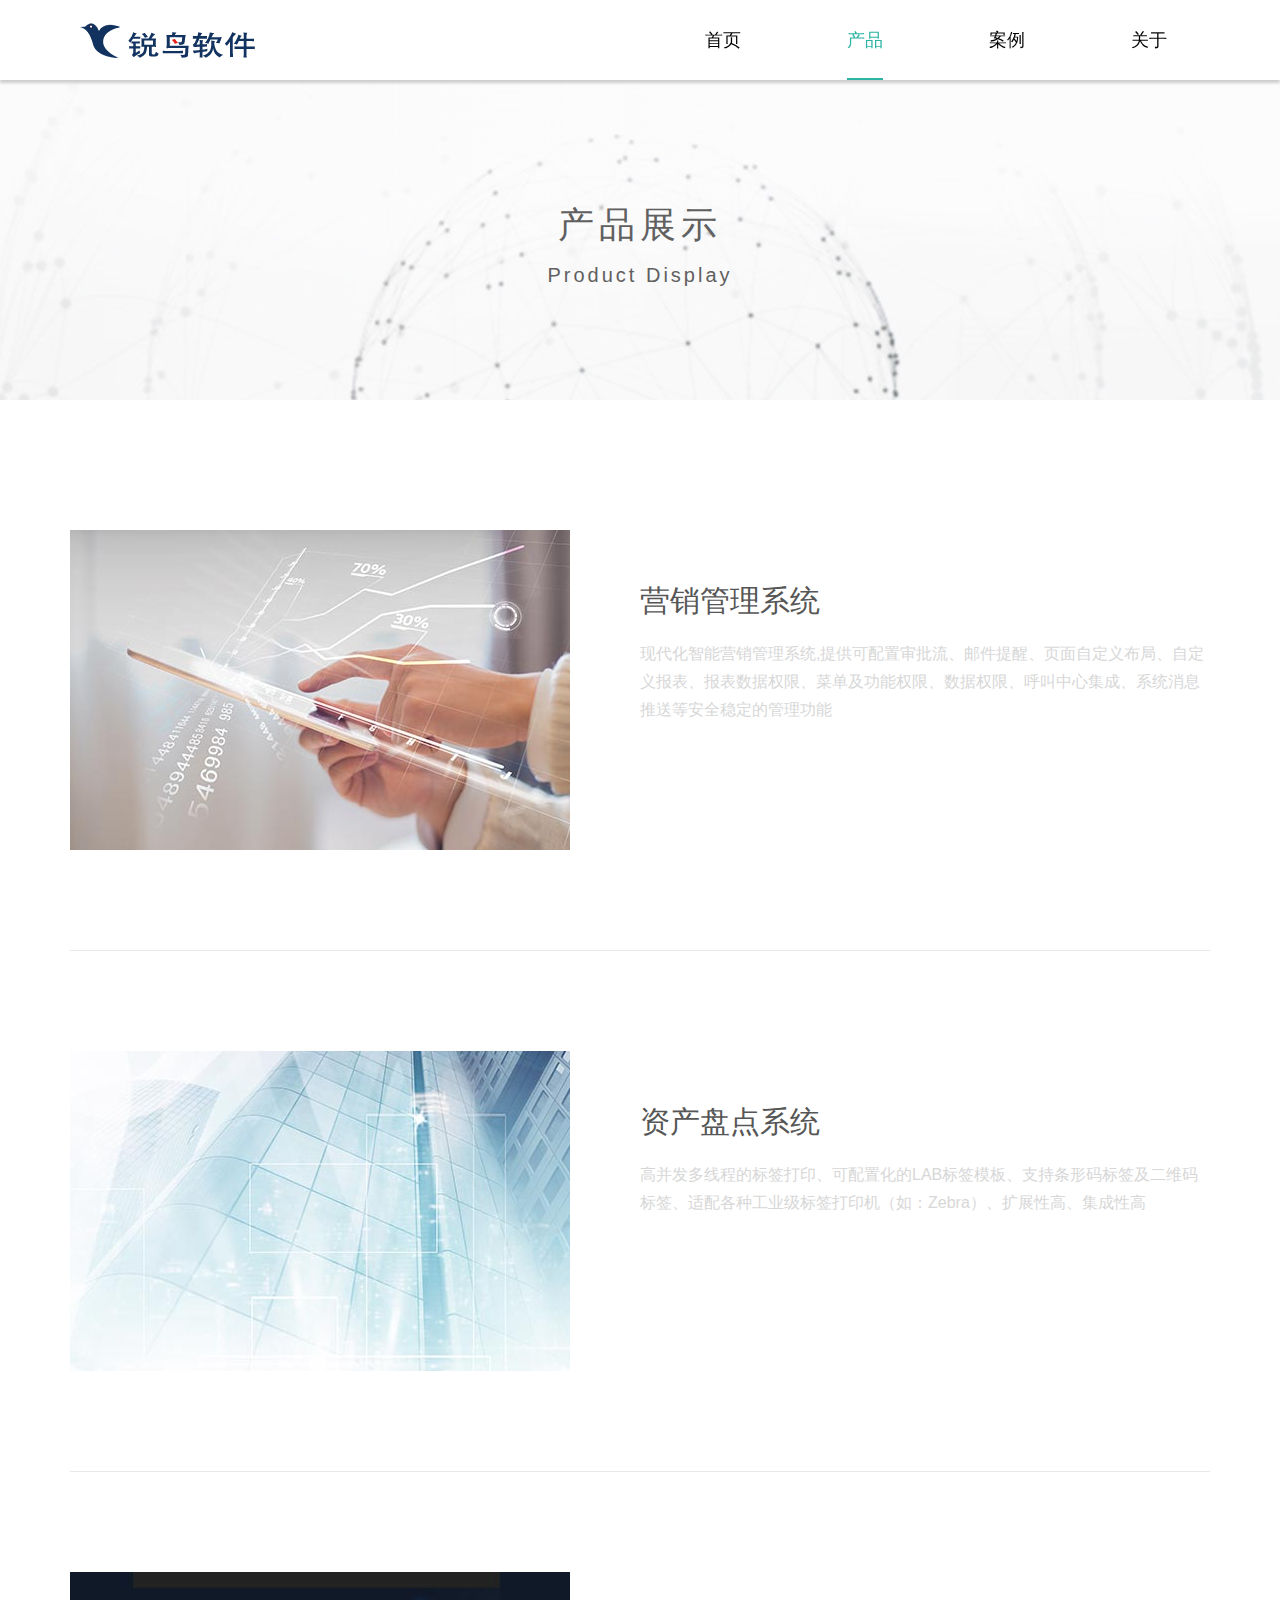
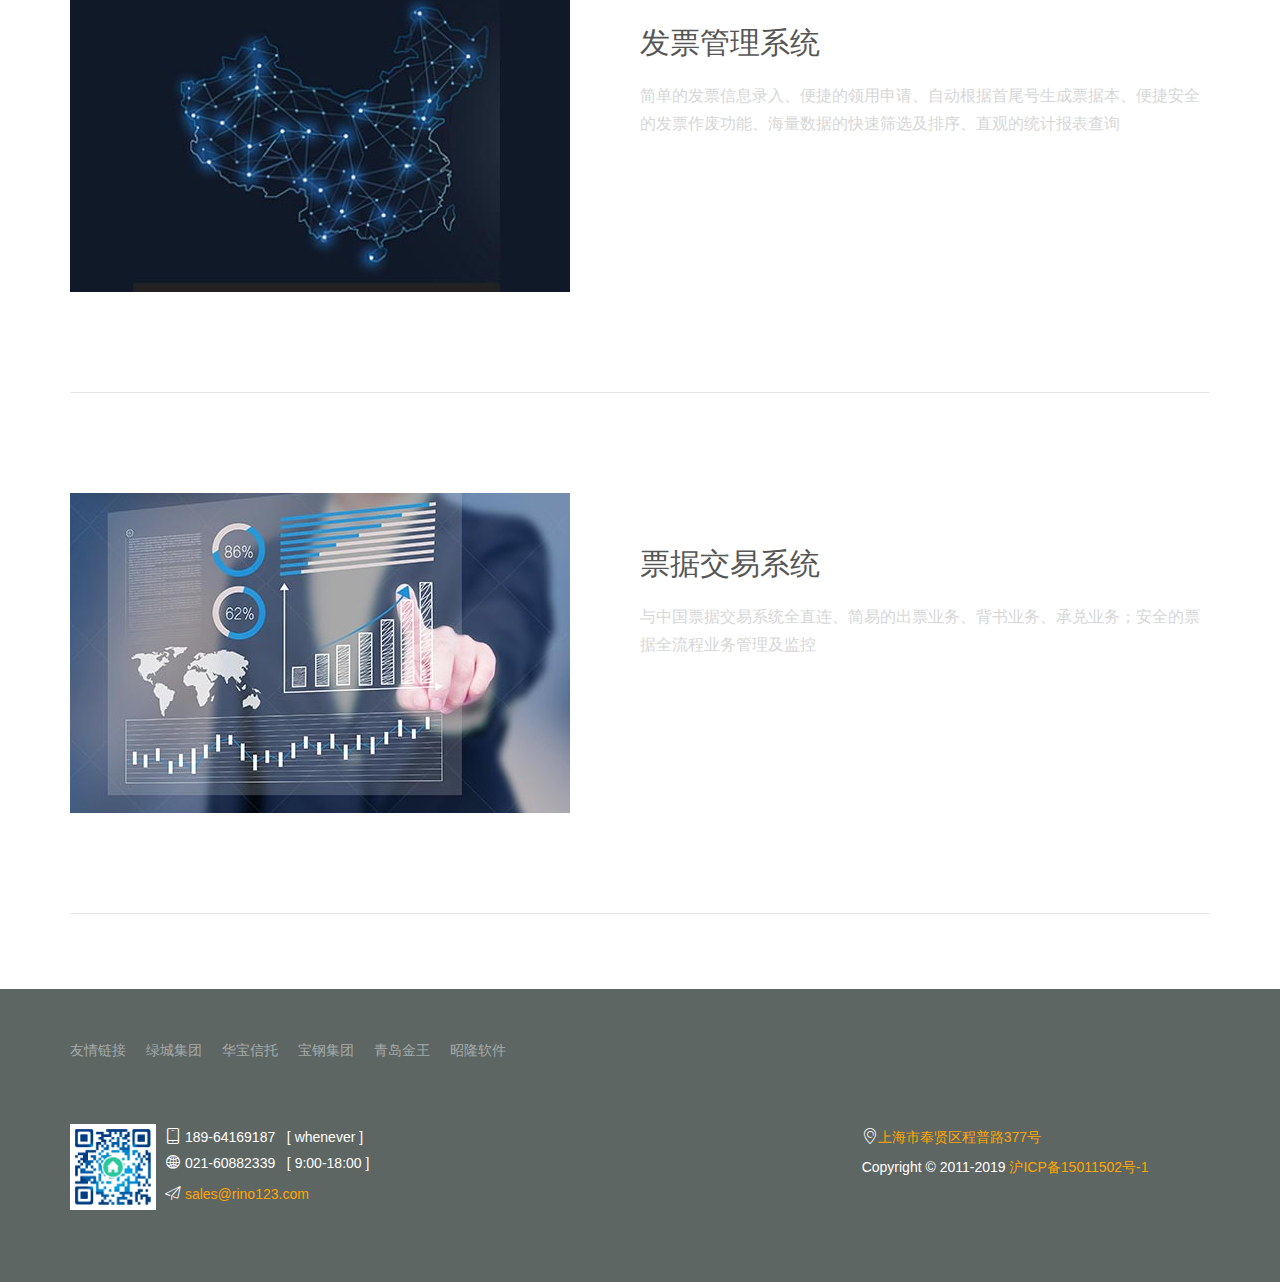
<file: product.html>
<!DOCTYPE html>
<html lang="en">
<head>
    <meta charset="UTF-8">
    <meta name="viewport" content="width=device-width,user-scalable=no,initial-scale=1.0,maximum-scale=1.0,minimum-scale=1.0">
    <title>锐鸟软件-产品</title>
    <link rel="stylesheet" href="res/layui/css/layui.css">
    <link rel="stylesheet" href="res/static/css/index.css">
</head>
<body>
<!-- nav部分 -->
<div class="nav">
    <div class="layui-container">
        <!-- 公司logo -->
        <div class="nav-logo">
            <a href="http://www.rino123.com">
                <img src="res/static/img/logo.png" alt="锐鸟软件">
            </a>
        </div>
        <div class="nav-list">
            <button>
                <span></span><span></span><span></span>
            </button>
            <ul class="layui-nav" lay-filter="">
                <li class="layui-nav-item"><a href="index.html">首页</a></li>
                <li class="layui-nav-item layui-this"><a href="product.html">产品</a></li>
                <!-- <li class="layui-nav-item"><a href="news.html">动态</a></li> -->
                <li class="layui-nav-item"><a href="case.html">案例</a></li>
                <li class="layui-nav-item"><a href="about.html">关于</a></li>
            </ul>
        </div>
    </div>
</div>
<!-- banner部分 -->
<div class="banner product">
    <div class="title">
        <p>产品展示</p>
        <p class="en">Product Display</p>
    </div>
</div>
<!-- main部分 -->
<div class="main product">
    <div class="layui-container">
        <div class="content layui-row">
            <div class="layui-col-xs12 layui-col-sm6 layui-col-md7 layui-col-lg6 content-img"><img src="res/static/img/Product_img1.jpg"></div>
            <div class="layui-col-xs12 layui-col-sm6 layui-col-md5 layui-col-lg6 right">
                <p class="label">营销管理系统</p>
                <p class="detail">
                    现代化智能营销管理系统,提供可配置审批流、邮件提醒、页面自定义布局、自定义报表、报表数据权限、菜单及功能权限、数据权限、呼叫中心集成、系统消息推送等安全稳定的管理功能
                </p>
                <!--<div><a href="javascript:;">查看产品 ></a></div>-->
            </div>
        </div>
        <div class="content layui-row">
            <div class="layui-col-xs12 layui-col-sm6 layui-col-md7 layui-col-lg6 content-img"><img src="res/static/img/Product_img2.jpg"></div>
            <div class="layui-col-xs12 layui-col-sm6 layui-col-md5 layui-col-lg6 right">
                <p class="label">资产盘点系统</p>
                <p class="detail">
                    高并发多线程的标签打印、可配置化的LAB标签模板、支持条形码标签及二维码标签、适配各种工业级标签打印机（如：Zebra）、扩展性高、集成性高
                </p>
                <!--<div><a href="javascript:;">查看产品 ></a></div>-->
            </div>
        </div>
        <div class="content layui-row">
            <div class="layui-col-xs12 layui-col-sm6 layui-col-md7 layui-col-lg6 content-img"><img src="res/static/img/Product_img3.jpg"></div>
            <div class="layui-col-xs12 layui-col-sm6 layui-col-md5 layui-col-lg6 right">
                <p class="label">发票管理系统</p>
                <p class="detail">
                    简单的发票信息录入、便捷的领用申请、自动根据首尾号生成票据本、便捷安全的发票作废功能、海量数据的快速筛选及排序、直观的统计报表查询
                </p>
                <!--<div><a href="javascript:;">查看产品 ></a></div>-->
            </div>
        </div>
        <div class="content layui-row">
            <div class="layui-col-xs12 layui-col-sm6 layui-col-md7 layui-col-lg6 content-img"><img src="res/static/img/Product_img4.jpg"></div>
            <div class="layui-col-xs12 layui-col-sm6 layui-col-md5 layui-col-lg6 right">
                <p class="label">票据交易系统</p>
                <p class="detail">
                    与中国票据交易系统全直连、简易的出票业务、背书业务、承兑业务；安全的票据全流程业务管理及监控
                </p>
                <!--<div><a href="javascript:;">查看产品 ></a></div>-->
            </div>
        </div>
    </div>
</div>
<!-- footer部分 -->
<script src="res/static/js/template.js"></script>
<script>
    document.write(__FOOTER);
</script>
<script src="res/layui/layui.js"></script>
<!--[if lt IE 9]>
<script src="https://cdn.staticfile.org/html5shiv/r29/html5.min.js"></script>
<script src="https://cdn.staticfile.org/respond.js/1.4.2/respond.min.js"></script>
<![endif]-->
<script>
    layui.config({
        base: 'res/static/js/'
    }).use('firm');
</script>

</body>
</html>
</file>
<file: res/layui/css/layui.css>
/** layui-v2.4.5 MIT License By https://www.layui.com */
 .layui-inline,img{display:inline-block;vertical-align:middle}h1,h2,h3,h4,h5,h6{font-weight:400}.layui-edge,.layui-header,.layui-inline,.layui-main{position:relative}.layui-elip,.layui-form-checkbox span,.layui-form-pane .layui-form-label{text-overflow:ellipsis;white-space:nowrap}.layui-btn,.layui-edge,.layui-inline,img{vertical-align:middle}.layui-btn,.layui-disabled,.layui-icon,.layui-unselect{-webkit-user-select:none;-ms-user-select:none;-moz-user-select:none}blockquote,body,button,dd,div,dl,dt,form,h1,h2,h3,h4,h5,h6,input,li,ol,p,pre,td,textarea,th,ul{margin:0;padding:0;-webkit-tap-highlight-color:rgba(0,0,0,0)}a:active,a:hover{outline:0}img{border:none}li{list-style:none}table{border-collapse:collapse;border-spacing:0}h4,h5,h6{font-size:100%}button,input,optgroup,option,select,textarea{font-family:inherit;font-size:inherit;font-style:inherit;font-weight:inherit;outline:0}pre{white-space:pre-wrap;white-space:-moz-pre-wrap;white-space:-pre-wrap;white-space:-o-pre-wrap;word-wrap:break-word}body{line-height:24px;font:14px Helvetica Neue,Helvetica,PingFang SC,Tahoma,Arial,sans-serif}hr{height:1px;margin:10px 0;border:0;clear:both}a{color:#333;text-decoration:none}a:hover{color:#777}a cite{font-style:normal;*cursor:pointer}.layui-border-box,.layui-border-box *{box-sizing:border-box}.layui-box,.layui-box *{box-sizing:content-box}.layui-clear{clear:both;*zoom:1}.layui-clear:after{content:'\20';clear:both;*zoom:1;display:block;height:0}.layui-inline{*display:inline;*zoom:1}.layui-edge{display:inline-block;width:0;height:0;border-width:6px;border-style:dashed;border-color:transparent;overflow:hidden}.layui-edge-top{top:-4px;border-bottom-color:#999;border-bottom-style:solid}.layui-edge-right{border-left-color:#999;border-left-style:solid}.layui-edge-bottom{top:2px;border-top-color:#999;border-top-style:solid}.layui-edge-left{border-right-color:#999;border-right-style:solid}.layui-elip{overflow:hidden}.layui-disabled,.layui-disabled:hover{color:#d2d2d2!important;cursor:not-allowed!important}.layui-circle{border-radius:100%}.layui-show{display:block!important}.layui-hide{display:none!important}@font-face{font-family:layui-icon;src:url(../font/iconfont.eot?v=240);src:url(../font/iconfont.eot?v=240#iefix) format('embedded-opentype'),url(../font/iconfont.svg?v=240#iconfont) format('svg'),url(../font/iconfont.woff?v=240) format('woff'),url(../font/iconfont.ttf?v=240) format('truetype')}.layui-icon{font-family:layui-icon!important;font-size:16px;font-style:normal;-webkit-font-smoothing:antialiased;-moz-osx-font-smoothing:grayscale}.layui-icon-reply-fill:before{content:"\e611"}.layui-icon-set-fill:before{content:"\e614"}.layui-icon-menu-fill:before{content:"\e60f"}.layui-icon-search:before{content:"\e615"}.layui-icon-share:before{content:"\e641"}.layui-icon-set-sm:before{content:"\e620"}.layui-icon-engine:before{content:"\e628"}.layui-icon-close:before{content:"\1006"}.layui-icon-close-fill:before{content:"\1007"}.layui-icon-chart-screen:before{content:"\e629"}.layui-icon-star:before{content:"\e600"}.layui-icon-circle-dot:before{content:"\e617"}.layui-icon-chat:before{content:"\e606"}.layui-icon-release:before{content:"\e609"}.layui-icon-list:before{content:"\e60a"}.layui-icon-chart:before{content:"\e62c"}.layui-icon-ok-circle:before{content:"\1005"}.layui-icon-layim-theme:before{content:"\e61b"}.layui-icon-table:before{content:"\e62d"}.layui-icon-right:before{content:"\e602"}.layui-icon-left:before{content:"\e603"}.layui-icon-cart-simple:before{content:"\e698"}.layui-icon-face-cry:before{content:"\e69c"}.layui-icon-face-smile:before{content:"\e6af"}.layui-icon-survey:before{content:"\e6b2"}.layui-icon-tree:before{content:"\e62e"}.layui-icon-upload-circle:before{content:"\e62f"}.layui-icon-add-circle:before{content:"\e61f"}.layui-icon-download-circle:before{content:"\e601"}.layui-icon-templeate-1:before{content:"\e630"}.layui-icon-util:before{content:"\e631"}.layui-icon-face-surprised:before{content:"\e664"}.layui-icon-edit:before{content:"\e642"}.layui-icon-speaker:before{content:"\e645"}.layui-icon-down:before{content:"\e61a"}.layui-icon-file:before{content:"\e621"}.layui-icon-layouts:before{content:"\e632"}.layui-icon-rate-half:before{content:"\e6c9"}.layui-icon-add-circle-fine:before{content:"\e608"}.layui-icon-prev-circle:before{content:"\e633"}.layui-icon-read:before{content:"\e705"}.layui-icon-404:before{content:"\e61c"}.layui-icon-carousel:before{content:"\e634"}.layui-icon-help:before{content:"\e607"}.layui-icon-code-circle:before{content:"\e635"}.layui-icon-water:before{content:"\e636"}.layui-icon-username:before{content:"\e66f"}.layui-icon-find-fill:before{content:"\e670"}.layui-icon-about:before{content:"\e60b"}.layui-icon-location:before{content:"\e715"}.layui-icon-up:before{content:"\e619"}.layui-icon-pause:before{content:"\e651"}.layui-icon-date:before{content:"\e637"}.layui-icon-layim-uploadfile:before{content:"\e61d"}.layui-icon-delete:before{content:"\e640"}.layui-icon-play:before{content:"\e652"}.layui-icon-top:before{content:"\e604"}.layui-icon-friends:before{content:"\e612"}.layui-icon-refresh-3:before{content:"\e9aa"}.layui-icon-ok:before{content:"\e605"}.layui-icon-layer:before{content:"\e638"}.layui-icon-face-smile-fine:before{content:"\e60c"}.layui-icon-dollar:before{content:"\e659"}.layui-icon-group:before{content:"\e613"}.layui-icon-layim-download:before{content:"\e61e"}.layui-icon-picture-fine:before{content:"\e60d"}.layui-icon-link:before{content:"\e64c"}.layui-icon-diamond:before{content:"\e735"}.layui-icon-log:before{content:"\e60e"}.layui-icon-rate-solid:before{content:"\e67a"}.layui-icon-fonts-del:before{content:"\e64f"}.layui-icon-unlink:before{content:"\e64d"}.layui-icon-fonts-clear:before{content:"\e639"}.layui-icon-triangle-r:before{content:"\e623"}.layui-icon-circle:before{content:"\e63f"}.layui-icon-radio:before{content:"\e643"}.layui-icon-align-center:before{content:"\e647"}.layui-icon-align-right:before{content:"\e648"}.layui-icon-align-left:before{content:"\e649"}.layui-icon-loading-1:before{content:"\e63e"}.layui-icon-return:before{content:"\e65c"}.layui-icon-fonts-strong:before{content:"\e62b"}.layui-icon-upload:before{content:"\e67c"}.layui-icon-dialogue:before{content:"\e63a"}.layui-icon-video:before{content:"\e6ed"}.layui-icon-headset:before{content:"\e6fc"}.layui-icon-cellphone-fine:before{content:"\e63b"}.layui-icon-add-1:before{content:"\e654"}.layui-icon-face-smile-b:before{content:"\e650"}.layui-icon-fonts-html:before{content:"\e64b"}.layui-icon-form:before{content:"\e63c"}.layui-icon-cart:before{content:"\e657"}.layui-icon-camera-fill:before{content:"\e65d"}.layui-icon-tabs:before{content:"\e62a"}.layui-icon-fonts-code:before{content:"\e64e"}.layui-icon-fire:before{content:"\e756"}.layui-icon-set:before{content:"\e716"}.layui-icon-fonts-u:before{content:"\e646"}.layui-icon-triangle-d:before{content:"\e625"}.layui-icon-tips:before{content:"\e702"}.layui-icon-picture:before{content:"\e64a"}.layui-icon-more-vertical:before{content:"\e671"}.layui-icon-flag:before{content:"\e66c"}.layui-icon-loading:before{content:"\e63d"}.layui-icon-fonts-i:before{content:"\e644"}.layui-icon-refresh-1:before{content:"\e666"}.layui-icon-rmb:before{content:"\e65e"}.layui-icon-home:before{content:"\e68e"}.layui-icon-user:before{content:"\e770"}.layui-icon-notice:before{content:"\e667"}.layui-icon-login-weibo:before{content:"\e675"}.layui-icon-voice:before{content:"\e688"}.layui-icon-upload-drag:before{content:"\e681"}.layui-icon-login-qq:before{content:"\e676"}.layui-icon-snowflake:before{content:"\e6b1"}.layui-icon-file-b:before{content:"\e655"}.layui-icon-template:before{content:"\e663"}.layui-icon-auz:before{content:"\e672"}.layui-icon-console:before{content:"\e665"}.layui-icon-app:before{content:"\e653"}.layui-icon-prev:before{content:"\e65a"}.layui-icon-website:before{content:"\e7ae"}.layui-icon-next:before{content:"\e65b"}.layui-icon-component:before{content:"\e857"}.layui-icon-more:before{content:"\e65f"}.layui-icon-login-wechat:before{content:"\e677"}.layui-icon-shrink-right:before{content:"\e668"}.layui-icon-spread-left:before{content:"\e66b"}.layui-icon-camera:before{content:"\e660"}.layui-icon-note:before{content:"\e66e"}.layui-icon-refresh:before{content:"\e669"}.layui-icon-female:before{content:"\e661"}.layui-icon-male:before{content:"\e662"}.layui-icon-password:before{content:"\e673"}.layui-icon-senior:before{content:"\e674"}.layui-icon-theme:before{content:"\e66a"}.layui-icon-tread:before{content:"\e6c5"}.layui-icon-praise:before{content:"\e6c6"}.layui-icon-star-fill:before{content:"\e658"}.layui-icon-rate:before{content:"\e67b"}.layui-icon-template-1:before{content:"\e656"}.layui-icon-vercode:before{content:"\e679"}.layui-icon-cellphone:before{content:"\e678"}.layui-icon-screen-full:before{content:"\e622"}.layui-icon-screen-restore:before{content:"\e758"}.layui-icon-cols:before{content:"\e610"}.layui-icon-export:before{content:"\e67d"}.layui-icon-print:before{content:"\e66d"}.layui-icon-slider:before{content:"\e714"}.layui-main{width:1140px;margin:0 auto}.layui-header{z-index:1000;height:60px}.layui-header a:hover{transition:all .5s;-webkit-transition:all .5s}.layui-side{position:fixed;left:0;top:0;bottom:0;z-index:999;width:200px;overflow-x:hidden}.layui-side-scroll{position:relative;width:220px;height:100%;overflow-x:hidden}.layui-body{position:absolute;left:200px;right:0;top:0;bottom:0;z-index:998;width:auto;overflow:hidden;overflow-y:auto;box-sizing:border-box}.layui-layout-body{overflow:hidden}.layui-layout-admin .layui-header{background-color:#23262E}.layui-layout-admin .layui-side{top:60px;width:200px;overflow-x:hidden}.layui-layout-admin .layui-body{top:60px;bottom:44px}.layui-layout-admin .layui-main{width:auto;margin:0 15px}.layui-layout-admin .layui-footer{position:fixed;left:200px;right:0;bottom:0;height:44px;line-height:44px;padding:0 15px;background-color:#eee}.layui-layout-admin .layui-logo{position:absolute;left:0;top:0;width:200px;height:100%;line-height:60px;text-align:center;color:#009688;font-size:16px}.layui-layout-admin .layui-header .layui-nav{background:0 0}.layui-layout-left{position:absolute!important;left:200px;top:0}.layui-layout-right{position:absolute!important;right:0;top:0}.layui-container{position:relative;margin:0 auto;padding:0 15px;box-sizing:border-box}.layui-fluid{position:relative;margin:0 auto;padding:0 15px}.layui-row:after,.layui-row:before{content:'';display:block;clear:both}.layui-col-lg1,.layui-col-lg10,.layui-col-lg11,.layui-col-lg12,.layui-col-lg2,.layui-col-lg3,.layui-col-lg4,.layui-col-lg5,.layui-col-lg6,.layui-col-lg7,.layui-col-lg8,.layui-col-lg9,.layui-col-md1,.layui-col-md10,.layui-col-md11,.layui-col-md12,.layui-col-md2,.layui-col-md3,.layui-col-md4,.layui-col-md5,.layui-col-md6,.layui-col-md7,.layui-col-md8,.layui-col-md9,.layui-col-sm1,.layui-col-sm10,.layui-col-sm11,.layui-col-sm12,.layui-col-sm2,.layui-col-sm3,.layui-col-sm4,.layui-col-sm5,.layui-col-sm6,.layui-col-sm7,.layui-col-sm8,.layui-col-sm9,.layui-col-xs1,.layui-col-xs10,.layui-col-xs11,.layui-col-xs12,.layui-col-xs2,.layui-col-xs3,.layui-col-xs4,.layui-col-xs5,.layui-col-xs6,.layui-col-xs7,.layui-col-xs8,.layui-col-xs9{position:relative;display:block;box-sizing:border-box}.layui-col-xs1,.layui-col-xs10,.layui-col-xs11,.layui-col-xs12,.layui-col-xs2,.layui-col-xs3,.layui-col-xs4,.layui-col-xs5,.layui-col-xs6,.layui-col-xs7,.layui-col-xs8,.layui-col-xs9{float:left}.layui-col-xs1{width:8.33333333%}.layui-col-xs2{width:16.66666667%}.layui-col-xs3{width:25%}.layui-col-xs4{width:33.33333333%}.layui-col-xs5{width:41.66666667%}.layui-col-xs6{width:50%}.layui-col-xs7{width:58.33333333%}.layui-col-xs8{width:66.66666667%}.layui-col-xs9{width:75%}.layui-col-xs10{width:83.33333333%}.layui-col-xs11{width:91.66666667%}.layui-col-xs12{width:100%}.layui-col-xs-offset1{margin-left:8.33333333%}.layui-col-xs-offset2{margin-left:16.66666667%}.layui-col-xs-offset3{margin-left:25%}.layui-col-xs-offset4{margin-left:33.33333333%}.layui-col-xs-offset5{margin-left:41.66666667%}.layui-col-xs-offset6{margin-left:50%}.layui-col-xs-offset7{margin-left:58.33333333%}.layui-col-xs-offset8{margin-left:66.66666667%}.layui-col-xs-offset9{margin-left:75%}.layui-col-xs-offset10{margin-left:83.33333333%}.layui-col-xs-offset11{margin-left:91.66666667%}.layui-col-xs-offset12{margin-left:100%}@media screen and (max-width:768px){.layui-hide-xs{display:none!important}.layui-show-xs-block{display:block!important}.layui-show-xs-inline{display:inline!important}.layui-show-xs-inline-block{display:inline-block!important}}@media screen and (min-width:768px){.layui-container{width:750px}.layui-hide-sm{display:none!important}.layui-show-sm-block{display:block!important}.layui-show-sm-inline{display:inline!important}.layui-show-sm-inline-block{display:inline-block!important}.layui-col-sm1,.layui-col-sm10,.layui-col-sm11,.layui-col-sm12,.layui-col-sm2,.layui-col-sm3,.layui-col-sm4,.layui-col-sm5,.layui-col-sm6,.layui-col-sm7,.layui-col-sm8,.layui-col-sm9{float:left}.layui-col-sm1{width:8.33333333%}.layui-col-sm2{width:16.66666667%}.layui-col-sm3{width:25%}.layui-col-sm4{width:33.33333333%}.layui-col-sm5{width:41.66666667%}.layui-col-sm6{width:50%}.layui-col-sm7{width:58.33333333%}.layui-col-sm8{width:66.66666667%}.layui-col-sm9{width:75%}.layui-col-sm10{width:83.33333333%}.layui-col-sm11{width:91.66666667%}.layui-col-sm12{width:100%}.layui-col-sm-offset1{margin-left:8.33333333%}.layui-col-sm-offset2{margin-left:16.66666667%}.layui-col-sm-offset3{margin-left:25%}.layui-col-sm-offset4{margin-left:33.33333333%}.layui-col-sm-offset5{margin-left:41.66666667%}.layui-col-sm-offset6{margin-left:50%}.layui-col-sm-offset7{margin-left:58.33333333%}.layui-col-sm-offset8{margin-left:66.66666667%}.layui-col-sm-offset9{margin-left:75%}.layui-col-sm-offset10{margin-left:83.33333333%}.layui-col-sm-offset11{margin-left:91.66666667%}.layui-col-sm-offset12{margin-left:100%}}@media screen and (min-width:992px){.layui-container{width:970px}.layui-hide-md{display:none!important}.layui-show-md-block{display:block!important}.layui-show-md-inline{display:inline!important}.layui-show-md-inline-block{display:inline-block!important}.layui-col-md1,.layui-col-md10,.layui-col-md11,.layui-col-md12,.layui-col-md2,.layui-col-md3,.layui-col-md4,.layui-col-md5,.layui-col-md6,.layui-col-md7,.layui-col-md8,.layui-col-md9{float:left}.layui-col-md1{width:8.33333333%}.layui-col-md2{width:16.66666667%}.layui-col-md3{width:25%}.layui-col-md4{width:33.33333333%}.layui-col-md5{width:41.66666667%}.layui-col-md6{width:50%}.layui-col-md7{width:58.33333333%}.layui-col-md8{width:66.66666667%}.layui-col-md9{width:75%}.layui-col-md10{width:83.33333333%}.layui-col-md11{width:91.66666667%}.layui-col-md12{width:100%}.layui-col-md-offset1{margin-left:8.33333333%}.layui-col-md-offset2{margin-left:16.66666667%}.layui-col-md-offset3{margin-left:25%}.layui-col-md-offset4{margin-left:33.33333333%}.layui-col-md-offset5{margin-left:41.66666667%}.layui-col-md-offset6{margin-left:50%}.layui-col-md-offset7{margin-left:58.33333333%}.layui-col-md-offset8{margin-left:66.66666667%}.layui-col-md-offset9{margin-left:75%}.layui-col-md-offset10{margin-left:83.33333333%}.layui-col-md-offset11{margin-left:91.66666667%}.layui-col-md-offset12{margin-left:100%}}@media screen and (min-width:1200px){.layui-container{width:1170px}.layui-hide-lg{display:none!important}.layui-show-lg-block{display:block!important}.layui-show-lg-inline{display:inline!important}.layui-show-lg-inline-block{display:inline-block!important}.layui-col-lg1,.layui-col-lg10,.layui-col-lg11,.layui-col-lg12,.layui-col-lg2,.layui-col-lg3,.layui-col-lg4,.layui-col-lg5,.layui-col-lg6,.layui-col-lg7,.layui-col-lg8,.layui-col-lg9{float:left}.layui-col-lg1{width:8.33333333%}.layui-col-lg2{width:16.66666667%}.layui-col-lg3{width:25%}.layui-col-lg4{width:33.33333333%}.layui-col-lg5{width:41.66666667%}.layui-col-lg6{width:50%}.layui-col-lg7{width:58.33333333%}.layui-col-lg8{width:66.66666667%}.layui-col-lg9{width:75%}.layui-col-lg10{width:83.33333333%}.layui-col-lg11{width:91.66666667%}.layui-col-lg12{width:100%}.layui-col-lg-offset1{margin-left:8.33333333%}.layui-col-lg-offset2{margin-left:16.66666667%}.layui-col-lg-offset3{margin-left:25%}.layui-col-lg-offset4{margin-left:33.33333333%}.layui-col-lg-offset5{margin-left:41.66666667%}.layui-col-lg-offset6{margin-left:50%}.layui-col-lg-offset7{margin-left:58.33333333%}.layui-col-lg-offset8{margin-left:66.66666667%}.layui-col-lg-offset9{margin-left:75%}.layui-col-lg-offset10{margin-left:83.33333333%}.layui-col-lg-offset11{margin-left:91.66666667%}.layui-col-lg-offset12{margin-left:100%}}.layui-col-space1{margin:-.5px}.layui-col-space1>*{padding:.5px}.layui-col-space3{margin:-1.5px}.layui-col-space3>*{padding:1.5px}.layui-col-space5{margin:-2.5px}.layui-col-space5>*{padding:2.5px}.layui-col-space8{margin:-3.5px}.layui-col-space8>*{padding:3.5px}.layui-col-space10{margin:-5px}.layui-col-space10>*{padding:5px}.layui-col-space12{margin:-6px}.layui-col-space12>*{padding:6px}.layui-col-space15{margin:-7.5px}.layui-col-space15>*{padding:7.5px}.layui-col-space18{margin:-9px}.layui-col-space18>*{padding:9px}.layui-col-space20{margin:-10px}.layui-col-space20>*{padding:10px}.layui-col-space22{margin:-11px}.layui-col-space22>*{padding:11px}.layui-col-space25{margin:-12.5px}.layui-col-space25>*{padding:12.5px}.layui-col-space30{margin:-15px}.layui-col-space30>*{padding:15px}.layui-btn,.layui-input,.layui-select,.layui-textarea,.layui-upload-button{outline:0;-webkit-appearance:none;transition:all .3s;-webkit-transition:all .3s;box-sizing:border-box}.layui-elem-quote{margin-bottom:10px;padding:15px;line-height:22px;border-left:5px solid #009688;border-radius:0 2px 2px 0;background-color:#f2f2f2}.layui-quote-nm{border-style:solid;border-width:1px 1px 1px 5px;background:0 0}.layui-elem-field{margin-bottom:10px;padding:0;border-width:1px;border-style:solid}.layui-elem-field legend{margin-left:20px;padding:0 10px;font-size:20px;font-weight:300}.layui-field-title{margin:10px 0 20px;border-width:1px 0 0}.layui-field-box{padding:10px 15px}.layui-field-title .layui-field-box{padding:10px 0}.layui-progress{position:relative;height:6px;border-radius:20px;background-color:#e2e2e2}.layui-progress-bar{position:absolute;left:0;top:0;width:0;max-width:100%;height:6px;border-radius:20px;text-align:right;background-color:#5FB878;transition:all .3s;-webkit-transition:all .3s}.layui-progress-big,.layui-progress-big .layui-progress-bar{height:18px;line-height:18px}.layui-progress-text{position:relative;top:-20px;line-height:18px;font-size:12px;color:#666}.layui-progress-big .layui-progress-text{position:static;padding:0 10px;color:#fff}.layui-collapse{border-width:1px;border-style:solid;border-radius:2px}.layui-colla-content,.layui-colla-item{border-top-width:1px;border-top-style:solid}.layui-colla-item:first-child{border-top:none}.layui-colla-title{position:relative;height:42px;line-height:42px;padding:0 15px 0 35px;color:#333;background-color:#f2f2f2;cursor:pointer;font-size:14px;overflow:hidden}.layui-colla-content{display:none;padding:10px 15px;line-height:22px;color:#666}.layui-colla-icon{position:absolute;left:15px;top:0;font-size:14px}.layui-card{margin-bottom:15px;border-radius:2px;background-color:#fff;box-shadow:0 1px 2px 0 rgba(0,0,0,.05)}.layui-card:last-child{margin-bottom:0}.layui-card-header{position:relative;height:42px;line-height:42px;padding:0 15px;border-bottom:1px solid #f6f6f6;color:#333;border-radius:2px 2px 0 0;font-size:14px}.layui-bg-black,.layui-bg-blue,.layui-bg-cyan,.layui-bg-green,.layui-bg-orange,.layui-bg-red{color:#fff!important}.layui-card-body{position:relative;padding:10px 15px;line-height:24px}.layui-card-body[pad15]{padding:15px}.layui-card-body[pad20]{padding:20px}.layui-card-body .layui-table{margin:5px 0}.layui-card .layui-tab{margin:0}.layui-panel-window{position:relative;padding:15px;border-radius:0;border-top:5px solid #E6E6E6;background-color:#fff}.layui-auxiliar-moving{position:fixed;left:0;right:0;top:0;bottom:0;width:100%;height:100%;background:0 0;z-index:9999999999}.layui-form-label,.layui-form-mid,.layui-form-select,.layui-input-block,.layui-input-inline,.layui-textarea{position:relative}.layui-bg-red{background-color:#FF5722!important}.layui-bg-orange{background-color:#FFB800!important}.layui-bg-green{background-color:#009688!important}.layui-bg-cyan{background-color:#2F4056!important}.layui-bg-blue{background-color:#1E9FFF!important}.layui-bg-black{background-color:#393D49!important}.layui-bg-gray{background-color:#eee!important;color:#666!important}.layui-badge-rim,.layui-colla-content,.layui-colla-item,.layui-collapse,.layui-elem-field,.layui-form-pane .layui-form-item[pane],.layui-form-pane .layui-form-label,.layui-input,.layui-layedit,.layui-layedit-tool,.layui-quote-nm,.layui-select,.layui-tab-bar,.layui-tab-card,.layui-tab-title,.layui-tab-title .layui-this:after,.layui-textarea{border-color:#e6e6e6}.layui-timeline-item:before,hr{background-color:#e6e6e6}.layui-text{line-height:22px;font-size:14px;color:#666}.layui-text h1,.layui-text h2,.layui-text h3{font-weight:500;color:#333}.layui-text h1{font-size:30px}.layui-text h2{font-size:24px}.layui-text h3{font-size:18px}.layui-text a:not(.layui-btn){color:#01AAED}.layui-text a:not(.layui-btn):hover{text-decoration:underline}.layui-text ul{padding:5px 0 5px 15px}.layui-text ul li{margin-top:5px;list-style-type:disc}.layui-text em,.layui-word-aux{color:#999!important;padding:0 5px!important}.layui-btn{display:inline-block;height:38px;line-height:38px;padding:0 18px;background-color:#009688;color:#fff;white-space:nowrap;text-align:center;font-size:14px;border:none;border-radius:2px;cursor:pointer}.layui-btn:hover{opacity:.8;filter:alpha(opacity=80);color:#fff}.layui-btn:active{opacity:1;filter:alpha(opacity=100)}.layui-btn+.layui-btn{margin-left:10px}.layui-btn-container{font-size:0}.layui-btn-container .layui-btn{margin-right:10px;margin-bottom:10px}.layui-btn-container .layui-btn+.layui-btn{margin-left:0}.layui-table .layui-btn-container .layui-btn{margin-bottom:9px}.layui-btn-radius{border-radius:100px}.layui-btn .layui-icon{margin-right:3px;font-size:18px;vertical-align:bottom;vertical-align:middle\9}.layui-btn-primary{border:1px solid #C9C9C9;background-color:#fff;color:#555}.layui-btn-primary:hover{border-color:#009688;color:#333}.layui-btn-normal{background-color:#1E9FFF}.layui-btn-warm{background-color:#FFB800}.layui-btn-danger{background-color:#FF5722}.layui-btn-disabled,.layui-btn-disabled:active,.layui-btn-disabled:hover{border:1px solid #e6e6e6;background-color:#FBFBFB;color:#C9C9C9;cursor:not-allowed;opacity:1}.layui-btn-lg{height:44px;line-height:44px;padding:0 25px;font-size:16px}.layui-btn-sm{height:30px;line-height:30px;padding:0 10px;font-size:12px}.layui-btn-sm i{font-size:16px!important}.layui-btn-xs{height:22px;line-height:22px;padding:0 5px;font-size:12px}.layui-btn-xs i{font-size:14px!important}.layui-btn-group{display:inline-block;vertical-align:middle;font-size:0}.layui-btn-group .layui-btn{margin-left:0!important;margin-right:0!important;border-left:1px solid rgba(255,255,255,.5);border-radius:0}.layui-btn-group .layui-btn-primary{border-left:none}.layui-btn-group .layui-btn-primary:hover{border-color:#C9C9C9;color:#009688}.layui-btn-group .layui-btn:first-child{border-left:none;border-radius:2px 0 0 2px}.layui-btn-group .layui-btn-primary:first-child{border-left:1px solid #c9c9c9}.layui-btn-group .layui-btn:last-child{border-radius:0 2px 2px 0}.layui-btn-group .layui-btn+.layui-btn{margin-left:0}.layui-btn-group+.layui-btn-group{margin-left:10px}.layui-btn-fluid{width:100%}.layui-input,.layui-select,.layui-textarea{height:38px;line-height:1.3;line-height:38px\9;border-width:1px;border-style:solid;background-color:#fff;border-radius:2px}.layui-input::-webkit-input-placeholder,.layui-select::-webkit-input-placeholder,.layui-textarea::-webkit-input-placeholder{line-height:1.3}.layui-input,.layui-textarea{display:block;width:100%;padding-left:10px}.layui-input:hover,.layui-textarea:hover{border-color:#D2D2D2!important}.layui-input:focus,.layui-textarea:focus{border-color:#C9C9C9!important}.layui-textarea{min-height:100px;height:auto;line-height:20px;padding:6px 10px;resize:vertical}.layui-select{padding:0 10px}.layui-form input[type=checkbox],.layui-form input[type=radio],.layui-form select{display:none}.layui-form [lay-ignore]{display:initial}.layui-form-item{margin-bottom:15px;clear:both;*zoom:1}.layui-form-item:after{content:'\20';clear:both;*zoom:1;display:block;height:0}.layui-form-label{float:left;display:block;padding:9px 15px;width:80px;font-weight:400;line-height:20px;text-align:right}.layui-form-label-col{display:block;float:none;padding:9px 0;line-height:20px;text-align:left}.layui-form-item .layui-inline{margin-bottom:5px;margin-right:10px}.layui-input-block{margin-left:110px;min-height:36px}.layui-input-inline{display:inline-block;vertical-align:middle}.layui-form-item .layui-input-inline{float:left;width:190px;margin-right:10px}.layui-form-text .layui-input-inline{width:auto}.layui-form-mid{float:left;display:block;padding:9px 0!important;line-height:20px;margin-right:10px}.layui-form-danger+.layui-form-select .layui-input,.layui-form-danger:focus{border-color:#FF5722!important}.layui-form-select .layui-input{padding-right:30px;cursor:pointer}.layui-form-select .layui-edge{position:absolute;right:10px;top:50%;margin-top:-3px;cursor:pointer;border-width:6px;border-top-color:#c2c2c2;border-top-style:solid;transition:all .3s;-webkit-transition:all .3s}.layui-form-select dl{display:none;position:absolute;left:0;top:42px;padding:5px 0;z-index:899;min-width:100%;border:1px solid #d2d2d2;max-height:300px;overflow-y:auto;background-color:#fff;border-radius:2px;box-shadow:0 2px 4px rgba(0,0,0,.12);box-sizing:border-box}.layui-form-select dl dd,.layui-form-select dl dt{padding:0 10px;line-height:36px;white-space:nowrap;overflow:hidden;text-overflow:ellipsis}.layui-form-select dl dt{font-size:12px;color:#999}.layui-form-select dl dd{cursor:pointer}.layui-form-select dl dd:hover{background-color:#f2f2f2;-webkit-transition:.5s all;transition:.5s all}.layui-form-select .layui-select-group dd{padding-left:20px}.layui-form-select dl dd.layui-select-tips{padding-left:10px!important;color:#999}.layui-form-select dl dd.layui-this{background-color:#5FB878;color:#fff}.layui-form-checkbox,.layui-form-select dl dd.layui-disabled{background-color:#fff}.layui-form-selected dl{display:block}.layui-form-checkbox,.layui-form-checkbox *,.layui-form-switch{display:inline-block;vertical-align:middle}.layui-form-selected .layui-edge{margin-top:-9px;-webkit-transform:rotate(180deg);transform:rotate(180deg);margin-top:-3px\9}:root .layui-form-selected .layui-edge{margin-top:-9px\0/IE9}.layui-form-selectup dl{top:auto;bottom:42px}.layui-select-none{margin:5px 0;text-align:center;color:#999}.layui-select-disabled .layui-disabled{border-color:#eee!important}.layui-select-disabled .layui-edge{border-top-color:#d2d2d2}.layui-form-checkbox{position:relative;height:30px;line-height:30px;margin-right:10px;padding-right:30px;cursor:pointer;font-size:0;-webkit-transition:.1s linear;transition:.1s linear;box-sizing:border-box}.layui-form-checkbox span{padding:0 10px;height:100%;font-size:14px;border-radius:2px 0 0 2px;background-color:#d2d2d2;color:#fff;overflow:hidden}.layui-form-checkbox:hover span{background-color:#c2c2c2}.layui-form-checkbox i{position:absolute;right:0;top:0;width:30px;height:28px;border:1px solid #d2d2d2;border-left:none;border-radius:0 2px 2px 0;color:#fff;font-size:20px;text-align:center}.layui-form-checkbox:hover i{border-color:#c2c2c2;color:#c2c2c2}.layui-form-checked,.layui-form-checked:hover{border-color:#5FB878}.layui-form-checked span,.layui-form-checked:hover span{background-color:#5FB878}.layui-form-checked i,.layui-form-checked:hover i{color:#5FB878}.layui-form-item .layui-form-checkbox{margin-top:4px}.layui-form-checkbox[lay-skin=primary]{height:auto!important;line-height:normal!important;min-width:18px;min-height:18px;border:none!important;margin-right:0;padding-left:28px;padding-right:0;background:0 0}.layui-form-checkbox[lay-skin=primary] span{padding-left:0;padding-right:15px;line-height:18px;background:0 0;color:#666}.layui-form-checkbox[lay-skin=primary] i{right:auto;left:0;width:16px;height:16px;line-height:16px;border:1px solid #d2d2d2;font-size:12px;border-radius:2px;background-color:#fff;-webkit-transition:.1s linear;transition:.1s linear}.layui-form-checkbox[lay-skin=primary]:hover i{border-color:#5FB878;color:#fff}.layui-form-checked[lay-skin=primary] i{border-color:#5FB878;background-color:#5FB878;color:#fff}.layui-checkbox-disbaled[lay-skin=primary] span{background:0 0!important;color:#c2c2c2}.layui-checkbox-disbaled[lay-skin=primary]:hover i{border-color:#d2d2d2}.layui-form-item .layui-form-checkbox[lay-skin=primary]{margin-top:10px}.layui-form-switch{position:relative;height:22px;line-height:22px;min-width:35px;padding:0 5px;margin-top:8px;border:1px solid #d2d2d2;border-radius:20px;cursor:pointer;background-color:#fff;-webkit-transition:.1s linear;transition:.1s linear}.layui-form-switch i{position:absolute;left:5px;top:3px;width:16px;height:16px;border-radius:20px;background-color:#d2d2d2;-webkit-transition:.1s linear;transition:.1s linear}.layui-form-switch em{position:relative;top:0;width:25px;margin-left:21px;padding:0!important;text-align:center!important;color:#999!important;font-style:normal!important;font-size:12px}.layui-form-onswitch{border-color:#5FB878;background-color:#5FB878}.layui-checkbox-disbaled,.layui-checkbox-disbaled i{border-color:#e2e2e2!important}.layui-form-onswitch i{left:100%;margin-left:-21px;background-color:#fff}.layui-form-onswitch em{margin-left:5px;margin-right:21px;color:#fff!important}.layui-checkbox-disbaled span{background-color:#e2e2e2!important}.layui-checkbox-disbaled:hover i{color:#fff!important}[lay-radio]{display:none}.layui-form-radio,.layui-form-radio *{display:inline-block;vertical-align:middle}.layui-form-radio{line-height:28px;margin:6px 10px 0 0;padding-right:10px;cursor:pointer;font-size:0}.layui-form-radio *{font-size:14px}.layui-form-radio>i{margin-right:8px;font-size:22px;color:#c2c2c2}.layui-form-radio>i:hover,.layui-form-radioed>i{color:#5FB878}.layui-radio-disbaled>i{color:#e2e2e2!important}.layui-form-pane .layui-form-label{width:110px;padding:8px 15px;height:38px;line-height:20px;border-width:1px;border-style:solid;border-radius:2px 0 0 2px;text-align:center;background-color:#FBFBFB;overflow:hidden;box-sizing:border-box}.layui-form-pane .layui-input-inline{margin-left:-1px}.layui-form-pane .layui-input-block{margin-left:110px;left:-1px}.layui-form-pane .layui-input{border-radius:0 2px 2px 0}.layui-form-pane .layui-form-text .layui-form-label{float:none;width:100%;border-radius:2px;box-sizing:border-box;text-align:left}.layui-form-pane .layui-form-text .layui-input-inline{display:block;margin:0;top:-1px;clear:both}.layui-form-pane .layui-form-text .layui-input-block{margin:0;left:0;top:-1px}.layui-form-pane .layui-form-text .layui-textarea{min-height:100px;border-radius:0 0 2px 2px}.layui-form-pane .layui-form-checkbox{margin:4px 0 4px 10px}.layui-form-pane .layui-form-radio,.layui-form-pane .layui-form-switch{margin-top:6px;margin-left:10px}.layui-form-pane .layui-form-item[pane]{position:relative;border-width:1px;border-style:solid}.layui-form-pane .layui-form-item[pane] .layui-form-label{position:absolute;left:0;top:0;height:100%;border-width:0 1px 0 0}.layui-form-pane .layui-form-item[pane] .layui-input-inline{margin-left:110px}@media screen and (max-width:450px){.layui-form-item .layui-form-label{text-overflow:ellipsis;overflow:hidden;white-space:nowrap}.layui-form-item .layui-inline{display:block;margin-right:0;margin-bottom:20px;clear:both}.layui-form-item .layui-inline:after{content:'\20';clear:both;display:block;height:0}.layui-form-item .layui-input-inline{display:block;float:none;left:-3px;width:auto;margin:0 0 10px 112px}.layui-form-item .layui-input-inline+.layui-form-mid{margin-left:110px;top:-5px;padding:0}.layui-form-item .layui-form-checkbox{margin-right:5px;margin-bottom:5px}}.layui-layedit{border-width:1px;border-style:solid;border-radius:2px}.layui-layedit-tool{padding:3px 5px;border-bottom-width:1px;border-bottom-style:solid;font-size:0}.layedit-tool-fixed{position:fixed;top:0;border-top:1px solid #e2e2e2}.layui-layedit-tool .layedit-tool-mid,.layui-layedit-tool .layui-icon{display:inline-block;vertical-align:middle;text-align:center;font-size:14px}.layui-layedit-tool .layui-icon{position:relative;width:32px;height:30px;line-height:30px;margin:3px 5px;color:#777;cursor:pointer;border-radius:2px}.layui-layedit-tool .layui-icon:hover{color:#393D49}.layui-layedit-tool .layui-icon:active{color:#000}.layui-layedit-tool .layedit-tool-active{background-color:#e2e2e2;color:#000}.layui-layedit-tool .layui-disabled,.layui-layedit-tool .layui-disabled:hover{color:#d2d2d2;cursor:not-allowed}.layui-layedit-tool .layedit-tool-mid{width:1px;height:18px;margin:0 10px;background-color:#d2d2d2}.layedit-tool-html{width:50px!important;font-size:30px!important}.layedit-tool-b,.layedit-tool-code,.layedit-tool-help{font-size:16px!important}.layedit-tool-d,.layedit-tool-face,.layedit-tool-image,.layedit-tool-unlink{font-size:18px!important}.layedit-tool-image input{position:absolute;font-size:0;left:0;top:0;width:100%;height:100%;opacity:.01;filter:Alpha(opacity=1);cursor:pointer}.layui-layedit-iframe iframe{display:block;width:100%}#LAY_layedit_code{overflow:hidden}.layui-laypage{display:inline-block;*display:inline;*zoom:1;vertical-align:middle;margin:10px 0;font-size:0}.layui-laypage>a:first-child,.layui-laypage>a:first-child em{border-radius:2px 0 0 2px}.layui-laypage>a:last-child,.layui-laypage>a:last-child em{border-radius:0 2px 2px 0}.layui-laypage>:first-child{margin-left:0!important}.layui-laypage>:last-child{margin-right:0!important}.layui-laypage a,.layui-laypage button,.layui-laypage input,.layui-laypage select,.layui-laypage span{border:1px solid #e2e2e2}.layui-laypage a,.layui-laypage span{display:inline-block;*display:inline;*zoom:1;vertical-align:middle;padding:0 15px;height:28px;line-height:28px;margin:0 -1px 5px 0;background-color:#fff;color:#333;font-size:12px}.layui-flow-more a *,.layui-laypage input,.layui-table-view select[lay-ignore]{display:inline-block}.layui-laypage a:hover{color:#009688}.layui-laypage em{font-style:normal}.layui-laypage .layui-laypage-spr{color:#999;font-weight:700}.layui-laypage a{text-decoration:none}.layui-laypage .layui-laypage-curr{position:relative}.layui-laypage .layui-laypage-curr em{position:relative;color:#fff}.layui-laypage .layui-laypage-curr .layui-laypage-em{position:absolute;left:-1px;top:-1px;padding:1px;width:100%;height:100%;background-color:#009688}.layui-laypage-em{border-radius:2px}.layui-laypage-next em,.layui-laypage-prev em{font-family:Sim sun;font-size:16px}.layui-laypage .layui-laypage-count,.layui-laypage .layui-laypage-limits,.layui-laypage .layui-laypage-refresh,.layui-laypage .layui-laypage-skip{margin-left:10px;margin-right:10px;padding:0;border:none}.layui-laypage .layui-laypage-limits,.layui-laypage .layui-laypage-refresh{vertical-align:top}.layui-laypage .layui-laypage-refresh i{font-size:18px;cursor:pointer}.layui-laypage select{height:22px;padding:3px;border-radius:2px;cursor:pointer}.layui-laypage .layui-laypage-skip{height:30px;line-height:30px;color:#999}.layui-laypage button,.layui-laypage input{height:30px;line-height:30px;border-radius:2px;vertical-align:top;background-color:#fff;box-sizing:border-box}.layui-laypage input{width:40px;margin:0 10px;padding:0 3px;text-align:center}.layui-laypage input:focus,.layui-laypage select:focus{border-color:#009688!important}.layui-laypage button{margin-left:10px;padding:0 10px;cursor:pointer}.layui-table,.layui-table-view{margin:10px 0}.layui-flow-more{margin:10px 0;text-align:center;color:#999;font-size:14px}.layui-flow-more a{height:32px;line-height:32px}.layui-flow-more a *{vertical-align:top}.layui-flow-more a cite{padding:0 20px;border-radius:3px;background-color:#eee;color:#333;font-style:normal}.layui-flow-more a cite:hover{opacity:.8}.layui-flow-more a i{font-size:30px;color:#737383}.layui-table{width:100%;background-color:#fff;color:#666}.layui-table tr{transition:all .3s;-webkit-transition:all .3s}.layui-table th{text-align:left;font-weight:400}.layui-table tbody tr:hover,.layui-table thead tr,.layui-table-click,.layui-table-header,.layui-table-hover,.layui-table-mend,.layui-table-patch,.layui-table-tool,.layui-table-total,.layui-table-total tr,.layui-table[lay-even] tr:nth-child(even){background-color:#f2f2f2}.layui-table td,.layui-table th,.layui-table-col-set,.layui-table-fixed-r,.layui-table-grid-down,.layui-table-header,.layui-table-page,.layui-table-tips-main,.layui-table-tool,.layui-table-total,.layui-table-view,.layui-table[lay-skin=line],.layui-table[lay-skin=row]{border-width:1px;border-style:solid;border-color:#e6e6e6}.layui-table td,.layui-table th{position:relative;padding:9px 15px;min-height:20px;line-height:20px;font-size:14px}.layui-table[lay-skin=line] td,.layui-table[lay-skin=line] th{border-width:0 0 1px}.layui-table[lay-skin=row] td,.layui-table[lay-skin=row] th{border-width:0 1px 0 0}.layui-table[lay-skin=nob] td,.layui-table[lay-skin=nob] th{border:none}.layui-table img{max-width:100px}.layui-table[lay-size=lg] td,.layui-table[lay-size=lg] th{padding:15px 30px}.layui-table-view .layui-table[lay-size=lg] .layui-table-cell{height:40px;line-height:40px}.layui-table[lay-size=sm] td,.layui-table[lay-size=sm] th{font-size:12px;padding:5px 10px}.layui-table-view .layui-table[lay-size=sm] .layui-table-cell{height:20px;line-height:20px}.layui-table[lay-data]{display:none}.layui-table-box{position:relative;overflow:hidden}.layui-table-view .layui-table{position:relative;width:auto;margin:0}.layui-table-view .layui-table[lay-skin=line]{border-width:0 1px 0 0}.layui-table-view .layui-table[lay-skin=row]{border-width:0 0 1px}.layui-table-view .layui-table td,.layui-table-view .layui-table th{padding:5px 0;border-top:none;border-left:none}.layui-table-view .layui-table th.layui-unselect .layui-table-cell span{cursor:pointer}.layui-table-view .layui-table td{cursor:default}.layui-table-view .layui-form-checkbox[lay-skin=primary] i{width:18px;height:18px}.layui-table-view .layui-form-radio{line-height:0;padding:0}.layui-table-view .layui-form-radio>i{margin:0;font-size:20px}.layui-table-init{position:absolute;left:0;top:0;width:100%;height:100%;text-align:center;z-index:110}.layui-table-init .layui-icon{position:absolute;left:50%;top:50%;margin:-15px 0 0 -15px;font-size:30px;color:#c2c2c2}.layui-table-header{border-width:0 0 1px;overflow:hidden}.layui-table-header .layui-table{margin-bottom:-1px}.layui-table-tool .layui-inline[lay-event]{position:relative;width:26px;height:26px;padding:5px;line-height:16px;margin-right:10px;text-align:center;color:#333;border:1px solid #ccc;cursor:pointer;-webkit-transition:.5s all;transition:.5s all}.layui-table-tool .layui-inline[lay-event]:hover{border:1px solid #999}.layui-table-tool-temp{padding-right:120px}.layui-table-tool-self{position:absolute;right:17px;top:10px}.layui-table-tool .layui-table-tool-self .layui-inline[lay-event]{margin:0 0 0 10px}.layui-table-tool-panel{position:absolute;top:29px;left:-1px;padding:5px 0;min-width:150px;min-height:40px;border:1px solid #d2d2d2;text-align:left;overflow-y:auto;background-color:#fff;box-shadow:0 2px 4px rgba(0,0,0,.12)}.layui-table-cell,.layui-table-tool-panel li{overflow:hidden;text-overflow:ellipsis;white-space:nowrap}.layui-table-tool-panel li{padding:0 10px;line-height:30px;-webkit-transition:.5s all;transition:.5s all}.layui-table-tool-panel li .layui-form-checkbox[lay-skin=primary]{width:100%;padding-left:28px}.layui-table-tool-panel li:hover{background-color:#f2f2f2}.layui-table-tool-panel li .layui-form-checkbox[lay-skin=primary] i{position:absolute;left:0;top:0}.layui-table-tool-panel li .layui-form-checkbox[lay-skin=primary] span{padding:0}.layui-table-tool .layui-table-tool-self .layui-table-tool-panel{left:auto;right:-1px}.layui-table-col-set{position:absolute;right:0;top:0;width:20px;height:100%;border-width:0 0 0 1px;background-color:#fff}.layui-table-sort{width:10px;height:20px;margin-left:5px;cursor:pointer!important}.layui-table-sort .layui-edge{position:absolute;left:5px;border-width:5px}.layui-table-sort .layui-table-sort-asc{top:3px;border-top:none;border-bottom-style:solid;border-bottom-color:#b2b2b2}.layui-table-sort .layui-table-sort-asc:hover{border-bottom-color:#666}.layui-table-sort .layui-table-sort-desc{bottom:5px;border-bottom:none;border-top-style:solid;border-top-color:#b2b2b2}.layui-table-sort .layui-table-sort-desc:hover{border-top-color:#666}.layui-table-sort[lay-sort=asc] .layui-table-sort-asc{border-bottom-color:#000}.layui-table-sort[lay-sort=desc] .layui-table-sort-desc{border-top-color:#000}.layui-table-cell{height:28px;line-height:28px;padding:0 15px;position:relative;box-sizing:border-box}.layui-table-cell .layui-form-checkbox[lay-skin=primary]{top:-1px;padding:0}.layui-table-cell .layui-table-link{color:#01AAED}.laytable-cell-checkbox,.laytable-cell-numbers,.laytable-cell-radio,.laytable-cell-space{padding:0;text-align:center}.layui-table-body{position:relative;overflow:auto;margin-right:-1px;margin-bottom:-1px}.layui-table-body .layui-none{line-height:26px;padding:15px;text-align:center;color:#999}.layui-table-fixed{position:absolute;left:0;top:0;z-index:101}.layui-table-fixed .layui-table-body{overflow:hidden}.layui-table-fixed-l{box-shadow:0 -1px 8px rgba(0,0,0,.08)}.layui-table-fixed-r{left:auto;right:-1px;border-width:0 0 0 1px;box-shadow:-1px 0 8px rgba(0,0,0,.08)}.layui-table-fixed-r .layui-table-header{position:relative;overflow:visible}.layui-table-mend{position:absolute;right:-49px;top:0;height:100%;width:50px}.layui-table-tool{position:relative;z-index:890;width:100%;min-height:50px;line-height:30px;padding:10px 15px;border-width:0 0 1px}.layui-table-tool .layui-btn-container{margin-bottom:-10px}.layui-table-page,.layui-table-total{border-width:1px 0 0;margin-bottom:-1px;overflow:hidden}.layui-table-page{position:relative;width:100%;padding:7px 7px 0;height:41px;font-size:12px;white-space:nowrap}.layui-table-page>div{height:26px}.layui-table-page .layui-laypage{margin:0}.layui-table-page .layui-laypage a,.layui-table-page .layui-laypage span{height:26px;line-height:26px;margin-bottom:10px;border:none;background:0 0}.layui-table-page .layui-laypage a,.layui-table-page .layui-laypage span.layui-laypage-curr{padding:0 12px}.layui-table-page .layui-laypage span{margin-left:0;padding:0}.layui-table-page .layui-laypage .layui-laypage-prev{margin-left:-7px!important}.layui-table-page .layui-laypage .layui-laypage-curr .layui-laypage-em{left:0;top:0;padding:0}.layui-table-page .layui-laypage button,.layui-table-page .layui-laypage input{height:26px;line-height:26px}.layui-table-page .layui-laypage input{width:40px}.layui-table-page .layui-laypage button{padding:0 10px}.layui-table-page select{height:18px}.layui-table-patch .layui-table-cell{padding:0;width:30px}.layui-table-edit{position:absolute;left:0;top:0;width:100%;height:100%;padding:0 14px 1px;border-radius:0;box-shadow:1px 1px 20px rgba(0,0,0,.15)}.layui-table-edit:focus{border-color:#5FB878!important}select.layui-table-edit{padding:0 0 0 10px;border-color:#C9C9C9}.layui-table-view .layui-form-checkbox,.layui-table-view .layui-form-radio,.layui-table-view .layui-form-switch{top:0;margin:0;box-sizing:content-box}.layui-table-view .layui-form-checkbox{top:-1px;height:26px;line-height:26px}.layui-table-view .layui-form-checkbox i{height:26px}.layui-table-grid .layui-table-cell{overflow:visible}.layui-table-grid-down{position:absolute;top:0;right:0;width:26px;height:100%;padding:5px 0;border-width:0 0 0 1px;text-align:center;background-color:#fff;color:#999;cursor:pointer}.layui-table-grid-down .layui-icon{position:absolute;top:50%;left:50%;margin:-8px 0 0 -8px}.layui-table-grid-down:hover{background-color:#fbfbfb}body .layui-table-tips .layui-layer-content{background:0 0;padding:0;box-shadow:0 1px 6px rgba(0,0,0,.12)}.layui-table-tips-main{margin:-44px 0 0 -1px;max-height:150px;padding:8px 15px;font-size:14px;overflow-y:scroll;background-color:#fff;color:#666}.layui-table-tips-c{position:absolute;right:-3px;top:-13px;width:20px;height:20px;padding:3px;cursor:pointer;background-color:#666;border-radius:50%;color:#fff}.layui-table-tips-c:hover{background-color:#777}.layui-table-tips-c:before{position:relative;right:-2px}.layui-upload-file{display:none!important;opacity:.01;filter:Alpha(opacity=1)}.layui-upload-drag,.layui-upload-form,.layui-upload-wrap{display:inline-block}.layui-upload-list{margin:10px 0}.layui-upload-choose{padding:0 10px;color:#999}.layui-upload-drag{position:relative;padding:30px;border:1px dashed #e2e2e2;background-color:#fff;text-align:center;cursor:pointer;color:#999}.layui-upload-drag .layui-icon{font-size:50px;color:#009688}.layui-upload-drag[lay-over]{border-color:#009688}.layui-upload-iframe{position:absolute;width:0;height:0;border:0;visibility:hidden}.layui-upload-wrap{position:relative;vertical-align:middle}.layui-upload-wrap .layui-upload-file{display:block!important;position:absolute;left:0;top:0;z-index:10;font-size:100px;width:100%;height:100%;opacity:.01;filter:Alpha(opacity=1);cursor:pointer}.layui-tree{line-height:26px}.layui-tree li{text-overflow:ellipsis;overflow:hidden;white-space:nowrap}.layui-tree li .layui-tree-spread,.layui-tree li a{display:inline-block;vertical-align:top;height:26px;*display:inline;*zoom:1;cursor:pointer}.layui-tree li a{font-size:0}.layui-tree li a i{font-size:16px}.layui-tree li a cite{padding:0 6px;font-size:14px;font-style:normal}.layui-tree li i{padding-left:6px;color:#333;-moz-user-select:none}.layui-tree li .layui-tree-check{font-size:13px}.layui-tree li .layui-tree-check:hover{color:#009E94}.layui-tree li ul{display:none;margin-left:20px}.layui-tree li .layui-tree-enter{line-height:24px;border:1px dotted #000}.layui-tree-drag{display:none;position:absolute;left:-666px;top:-666px;background-color:#f2f2f2;padding:5px 10px;border:1px dotted #000;white-space:nowrap}.layui-tree-drag i{padding-right:5px}.layui-nav{position:relative;padding:0 20px;background-color:#393D49;color:#fff;border-radius:2px;font-size:0;box-sizing:border-box}.layui-nav *{font-size:14px}.layui-nav .layui-nav-item{position:relative;display:inline-block;*display:inline;*zoom:1;vertical-align:middle;line-height:60px}.layui-nav .layui-nav-item a{display:block;padding:0 20px;color:#fff;color:rgba(255,255,255,.7);transition:all .3s;-webkit-transition:all .3s}.layui-nav .layui-this:after,.layui-nav-bar,.layui-nav-tree .layui-nav-itemed:after{position:absolute;left:0;top:0;width:0;height:5px;background-color:#5FB878;transition:all .2s;-webkit-transition:all .2s}.layui-nav-bar{z-index:1000}.layui-nav .layui-nav-item a:hover,.layui-nav .layui-this a{color:#fff}.layui-nav .layui-this:after{content:'';top:auto;bottom:0;width:100%}.layui-nav-img{width:30px;height:30px;margin-right:10px;border-radius:50%}.layui-nav .layui-nav-more{content:'';width:0;height:0;border-style:solid dashed dashed;border-color:#fff transparent transparent;overflow:hidden;cursor:pointer;transition:all .2s;-webkit-transition:all .2s;position:absolute;top:50%;right:3px;margin-top:-3px;border-width:6px;border-top-color:rgba(255,255,255,.7)}.layui-nav .layui-nav-mored,.layui-nav-itemed>a .layui-nav-more{margin-top:-9px;border-style:dashed dashed solid;border-color:transparent transparent #fff}.layui-nav-child{display:none;position:absolute;left:0;top:65px;min-width:100%;line-height:36px;padding:5px 0;box-shadow:0 2px 4px rgba(0,0,0,.12);border:1px solid #d2d2d2;background-color:#fff;z-index:100;border-radius:2px;white-space:nowrap}.layui-nav .layui-nav-child a{color:#333}.layui-nav .layui-nav-child a:hover{background-color:#f2f2f2;color:#000}.layui-nav-child dd{position:relative}.layui-nav .layui-nav-child dd.layui-this a,.layui-nav-child dd.layui-this{background-color:#5FB878;color:#fff}.layui-nav-child dd.layui-this:after{display:none}.layui-nav-tree{width:200px;padding:0}.layui-nav-tree .layui-nav-item{display:block;width:100%;line-height:45px}.layui-nav-tree .layui-nav-item a{position:relative;height:45px;line-height:45px;text-overflow:ellipsis;overflow:hidden;white-space:nowrap}.layui-nav-tree .layui-nav-item a:hover{background-color:#4E5465}.layui-nav-tree .layui-nav-bar{width:5px;height:0;background-color:#009688}.layui-nav-tree .layui-nav-child dd.layui-this,.layui-nav-tree .layui-nav-child dd.layui-this a,.layui-nav-tree .layui-this,.layui-nav-tree .layui-this>a,.layui-nav-tree .layui-this>a:hover{background-color:#009688;color:#fff}.layui-nav-tree .layui-this:after{display:none}.layui-nav-itemed>a,.layui-nav-tree .layui-nav-title a,.layui-nav-tree .layui-nav-title a:hover{color:#fff!important}.layui-nav-tree .layui-nav-child{position:relative;z-index:0;top:0;border:none;box-shadow:none}.layui-nav-tree .layui-nav-child a{height:40px;line-height:40px;color:#fff;color:rgba(255,255,255,.7)}.layui-nav-tree .layui-nav-child,.layui-nav-tree .layui-nav-child a:hover{background:0 0;color:#fff}.layui-nav-tree .layui-nav-more{right:10px}.layui-nav-itemed>.layui-nav-child{display:block;padding:0;background-color:rgba(0,0,0,.3)!important}.layui-nav-itemed>.layui-nav-child>.layui-this>.layui-nav-child{display:block}.layui-nav-side{position:fixed;top:0;bottom:0;left:0;overflow-x:hidden;z-index:999}.layui-bg-blue .layui-nav-bar,.layui-bg-blue .layui-nav-itemed:after,.layui-bg-blue .layui-this:after{background-color:#93D1FF}.layui-bg-blue .layui-nav-child dd.layui-this{background-color:#1E9FFF}.layui-bg-blue .layui-nav-itemed>a,.layui-nav-tree.layui-bg-blue .layui-nav-title a,.layui-nav-tree.layui-bg-blue .layui-nav-title a:hover{background-color:#007DDB!important}.layui-breadcrumb{visibility:hidden;font-size:0}.layui-breadcrumb>*{font-size:14px}.layui-breadcrumb a{color:#999!important}.layui-breadcrumb a:hover{color:#5FB878!important}.layui-breadcrumb a cite{color:#666;font-style:normal}.layui-breadcrumb span[lay-separator]{margin:0 10px;color:#999}.layui-tab{margin:10px 0;text-align:left!important}.layui-tab[overflow]>.layui-tab-title{overflow:hidden}.layui-tab-title{position:relative;left:0;height:40px;white-space:nowrap;font-size:0;border-bottom-width:1px;border-bottom-style:solid;transition:all .2s;-webkit-transition:all .2s}.layui-tab-title li{display:inline-block;*display:inline;*zoom:1;vertical-align:middle;font-size:14px;transition:all .2s;-webkit-transition:all .2s;position:relative;line-height:40px;min-width:65px;padding:0 15px;text-align:center;cursor:pointer}.layui-tab-title li a{display:block}.layui-tab-title .layui-this{color:#000}.layui-tab-title .layui-this:after{position:absolute;left:0;top:0;content:'';width:100%;height:41px;border-width:1px;border-style:solid;border-bottom-color:#fff;border-radius:2px 2px 0 0;box-sizing:border-box;pointer-events:none}.layui-tab-bar{position:absolute;right:0;top:0;z-index:10;width:30px;height:39px;line-height:39px;border-width:1px;border-style:solid;border-radius:2px;text-align:center;background-color:#fff;cursor:pointer}.layui-tab-bar .layui-icon{position:relative;display:inline-block;top:3px;transition:all .3s;-webkit-transition:all .3s}.layui-tab-item{display:none}.layui-tab-more{padding-right:30px;height:auto!important;white-space:normal!important}.layui-tab-more li.layui-this:after{border-bottom-color:#e2e2e2;border-radius:2px}.layui-tab-more .layui-tab-bar .layui-icon{top:-2px;top:3px\9;-webkit-transform:rotate(180deg);transform:rotate(180deg)}:root .layui-tab-more .layui-tab-bar .layui-icon{top:-2px\0/IE9}.layui-tab-content{padding:10px}.layui-tab-title li .layui-tab-close{position:relative;display:inline-block;width:18px;height:18px;line-height:20px;margin-left:8px;top:1px;text-align:center;font-size:14px;color:#c2c2c2;transition:all .2s;-webkit-transition:all .2s}.layui-tab-title li .layui-tab-close:hover{border-radius:2px;background-color:#FF5722;color:#fff}.layui-tab-brief>.layui-tab-title .layui-this{color:#009688}.layui-tab-brief>.layui-tab-more li.layui-this:after,.layui-tab-brief>.layui-tab-title .layui-this:after{border:none;border-radius:0;border-bottom:2px solid #5FB878}.layui-tab-brief[overflow]>.layui-tab-title .layui-this:after{top:-1px}.layui-tab-card{border-width:1px;border-style:solid;border-radius:2px;box-shadow:0 2px 5px 0 rgba(0,0,0,.1)}.layui-tab-card>.layui-tab-title{background-color:#f2f2f2}.layui-tab-card>.layui-tab-title li{margin-right:-1px;margin-left:-1px}.layui-tab-card>.layui-tab-title .layui-this{background-color:#fff}.layui-tab-card>.layui-tab-title .layui-this:after{border-top:none;border-width:1px;border-bottom-color:#fff}.layui-tab-card>.layui-tab-title .layui-tab-bar{height:40px;line-height:40px;border-radius:0;border-top:none;border-right:none}.layui-tab-card>.layui-tab-more .layui-this{background:0 0;color:#5FB878}.layui-tab-card>.layui-tab-more .layui-this:after{border:none}.layui-timeline{padding-left:5px}.layui-timeline-item{position:relative;padding-bottom:20px}.layui-timeline-axis{position:absolute;left:-5px;top:0;z-index:10;width:20px;height:20px;line-height:20px;background-color:#fff;color:#5FB878;border-radius:50%;text-align:center;cursor:pointer}.layui-timeline-axis:hover{color:#FF5722}.layui-timeline-item:before{content:'';position:absolute;left:5px;top:0;z-index:0;width:1px;height:100%}.layui-timeline-item:last-child:before{display:none}.layui-timeline-item:first-child:before{display:block}.layui-timeline-content{padding-left:25px}.layui-timeline-title{position:relative;margin-bottom:10px}.layui-badge,.layui-badge-dot,.layui-badge-rim{position:relative;display:inline-block;padding:0 6px;font-size:12px;text-align:center;background-color:#FF5722;color:#fff;border-radius:2px}.layui-badge{height:18px;line-height:18px}.layui-badge-dot{width:8px;height:8px;padding:0;border-radius:50%}.layui-badge-rim{height:18px;line-height:18px;border-width:1px;border-style:solid;background-color:#fff;color:#666}.layui-btn .layui-badge,.layui-btn .layui-badge-dot{margin-left:5px}.layui-nav .layui-badge,.layui-nav .layui-badge-dot{position:absolute;top:50%;margin:-8px 6px 0}.layui-tab-title .layui-badge,.layui-tab-title .layui-badge-dot{left:5px;top:-2px}.layui-carousel{position:relative;left:0;top:0;background-color:#f8f8f8}.layui-carousel>[carousel-item]{position:relative;width:100%;height:100%;overflow:hidden}.layui-carousel>[carousel-item]:before{position:absolute;content:'\e63d';left:50%;top:50%;width:100px;line-height:20px;margin:-10px 0 0 -50px;text-align:center;color:#c2c2c2;font-family:layui-icon!important;font-size:30px;font-style:normal;-webkit-font-smoothing:antialiased;-moz-osx-font-smoothing:grayscale}.layui-carousel>[carousel-item]>*{display:none;position:absolute;left:0;top:0;width:100%;height:100%;background-color:#f8f8f8;transition-duration:.3s;-webkit-transition-duration:.3s}.layui-carousel-updown>*{-webkit-transition:.3s ease-in-out up;transition:.3s ease-in-out up}.layui-carousel-arrow{display:none\9;opacity:0;position:absolute;left:10px;top:50%;margin-top:-18px;width:36px;height:36px;line-height:36px;text-align:center;font-size:20px;border:0;border-radius:50%;background-color:rgba(0,0,0,.2);color:#fff;-webkit-transition-duration:.3s;transition-duration:.3s;cursor:pointer}.layui-carousel-arrow[lay-type=add]{left:auto!important;right:10px}.layui-carousel:hover .layui-carousel-arrow[lay-type=add],.layui-carousel[lay-arrow=always] .layui-carousel-arrow[lay-type=add]{right:20px}.layui-carousel[lay-arrow=always] .layui-carousel-arrow{opacity:1;left:20px}.layui-carousel[lay-arrow=none] .layui-carousel-arrow{display:none}.layui-carousel-arrow:hover,.layui-carousel-ind ul:hover{background-color:rgba(0,0,0,.35)}.layui-carousel:hover .layui-carousel-arrow{display:block\9;opacity:1;left:20px}.layui-carousel-ind{position:relative;top:-35px;width:100%;line-height:0!important;text-align:center;font-size:0}.layui-carousel[lay-indicator=outside]{margin-bottom:30px}.layui-carousel[lay-indicator=outside] .layui-carousel-ind{top:10px}.layui-carousel[lay-indicator=outside] .layui-carousel-ind ul{background-color:rgba(0,0,0,.5)}.layui-carousel[lay-indicator=none] .layui-carousel-ind{display:none}.layui-carousel-ind ul{display:inline-block;padding:5px;background-color:rgba(0,0,0,.2);border-radius:10px;-webkit-transition-duration:.3s;transition-duration:.3s}.layui-carousel-ind li{display:inline-block;width:10px;height:10px;margin:0 3px;font-size:14px;background-color:#e2e2e2;background-color:rgba(255,255,255,.5);border-radius:50%;cursor:pointer;-webkit-transition-duration:.3s;transition-duration:.3s}.layui-carousel-ind li:hover{background-color:rgba(255,255,255,.7)}.layui-carousel-ind li.layui-this{background-color:#fff}.layui-carousel>[carousel-item]>.layui-carousel-next,.layui-carousel>[carousel-item]>.layui-carousel-prev,.layui-carousel>[carousel-item]>.layui-this{display:block}.layui-carousel>[carousel-item]>.layui-this{left:0}.layui-carousel>[carousel-item]>.layui-carousel-prev{left:-100%}.layui-carousel>[carousel-item]>.layui-carousel-next{left:100%}.layui-carousel>[carousel-item]>.layui-carousel-next.layui-carousel-left,.layui-carousel>[carousel-item]>.layui-carousel-prev.layui-carousel-right{left:0}.layui-carousel>[carousel-item]>.layui-this.layui-carousel-left{left:-100%}.layui-carousel>[carousel-item]>.layui-this.layui-carousel-right{left:100%}.layui-carousel[lay-anim=updown] .layui-carousel-arrow{left:50%!important;top:20px;margin:0 0 0 -18px}.layui-carousel[lay-anim=updown]>[carousel-item]>*,.layui-carousel[lay-anim=fade]>[carousel-item]>*{left:0!important}.layui-carousel[lay-anim=updown] .layui-carousel-arrow[lay-type=add]{top:auto!important;bottom:20px}.layui-carousel[lay-anim=updown] .layui-carousel-ind{position:absolute;top:50%;right:20px;width:auto;height:auto}.layui-carousel[lay-anim=updown] .layui-carousel-ind ul{padding:3px 5px}.layui-carousel[lay-anim=updown] .layui-carousel-ind li{display:block;margin:6px 0}.layui-carousel[lay-anim=updown]>[carousel-item]>.layui-this{top:0}.layui-carousel[lay-anim=updown]>[carousel-item]>.layui-carousel-prev{top:-100%}.layui-carousel[lay-anim=updown]>[carousel-item]>.layui-carousel-next{top:100%}.layui-carousel[lay-anim=updown]>[carousel-item]>.layui-carousel-next.layui-carousel-left,.layui-carousel[lay-anim=updown]>[carousel-item]>.layui-carousel-prev.layui-carousel-right{top:0}.layui-carousel[lay-anim=updown]>[carousel-item]>.layui-this.layui-carousel-left{top:-100%}.layui-carousel[lay-anim=updown]>[carousel-item]>.layui-this.layui-carousel-right{top:100%}.layui-carousel[lay-anim=fade]>[carousel-item]>.layui-carousel-next,.layui-carousel[lay-anim=fade]>[carousel-item]>.layui-carousel-prev{opacity:0}.layui-carousel[lay-anim=fade]>[carousel-item]>.layui-carousel-next.layui-carousel-left,.layui-carousel[lay-anim=fade]>[carousel-item]>.layui-carousel-prev.layui-carousel-right{opacity:1}.layui-carousel[lay-anim=fade]>[carousel-item]>.layui-this.layui-carousel-left,.layui-carousel[lay-anim=fade]>[carousel-item]>.layui-this.layui-carousel-right{opacity:0}.layui-fixbar{position:fixed;right:15px;bottom:15px;z-index:999999}.layui-fixbar li{width:50px;height:50px;line-height:50px;margin-bottom:1px;text-align:center;cursor:pointer;font-size:30px;background-color:#9F9F9F;color:#fff;border-radius:2px;opacity:.95}.layui-fixbar li:hover{opacity:.85}.layui-fixbar li:active{opacity:1}.layui-fixbar .layui-fixbar-top{display:none;font-size:40px}body .layui-util-face{border:none;background:0 0}body .layui-util-face .layui-layer-content{padding:0;background-color:#fff;color:#666;box-shadow:none}.layui-util-face .layui-layer-TipsG{display:none}.layui-util-face ul{position:relative;width:372px;padding:10px;border:1px solid #D9D9D9;background-color:#fff;box-shadow:0 0 20px rgba(0,0,0,.2)}.layui-util-face ul li{cursor:pointer;float:left;border:1px solid #e8e8e8;height:22px;width:26px;overflow:hidden;margin:-1px 0 0 -1px;padding:4px 2px;text-align:center}.layui-util-face ul li:hover{position:relative;z-index:2;border:1px solid #eb7350;background:#fff9ec}.layui-code{position:relative;margin:10px 0;padding:15px;line-height:20px;border:1px solid #ddd;border-left-width:6px;background-color:#F2F2F2;color:#333;font-family:Courier New;font-size:12px}.layui-rate,.layui-rate *{display:inline-block;vertical-align:middle}.layui-rate{padding:10px 5px 10px 0;font-size:0}.layui-rate li i.layui-icon{font-size:20px;color:#FFB800;margin-right:5px;transition:all .3s;-webkit-transition:all .3s}.layui-rate li i:hover{cursor:pointer;transform:scale(1.12);-webkit-transform:scale(1.12)}.layui-rate[readonly] li i:hover{cursor:default;transform:scale(1)}.layui-colorpicker{width:26px;height:26px;border:1px solid #e6e6e6;padding:5px;border-radius:2px;line-height:24px;display:inline-block;cursor:pointer;transition:all .3s;-webkit-transition:all .3s}.layui-colorpicker:hover{border-color:#d2d2d2}.layui-colorpicker.layui-colorpicker-lg{width:34px;height:34px;line-height:32px}.layui-colorpicker.layui-colorpicker-sm{width:24px;height:24px;line-height:22px}.layui-colorpicker.layui-colorpicker-xs{width:22px;height:22px;line-height:20px}.layui-colorpicker-trigger-bgcolor{display:block;background:url([data-uri]);border-radius:2px}.layui-colorpicker-trigger-span{display:block;height:100%;box-sizing:border-box;border:1px solid rgba(0,0,0,.15);border-radius:2px;text-align:center}.layui-colorpicker-trigger-i{display:inline-block;color:#FFF;font-size:12px}.layui-colorpicker-trigger-i.layui-icon-close{color:#999}.layui-colorpicker-main{position:absolute;z-index:66666666;width:280px;padding:7px;background:#FFF;border:1px solid #d2d2d2;border-radius:2px;box-shadow:0 2px 4px rgba(0,0,0,.12)}.layui-colorpicker-main-wrapper{height:180px;position:relative}.layui-colorpicker-basis{width:260px;height:100%;position:relative}.layui-colorpicker-basis-white{width:100%;height:100%;position:absolute;top:0;left:0;background:linear-gradient(90deg,#FFF,hsla(0,0%,100%,0))}.layui-colorpicker-basis-black{width:100%;height:100%;position:absolute;top:0;left:0;background:linear-gradient(0deg,#000,transparent)}.layui-colorpicker-basis-cursor{width:10px;height:10px;border:1px solid #FFF;border-radius:50%;position:absolute;top:-3px;right:-3px;cursor:pointer}.layui-colorpicker-side{position:absolute;top:0;right:0;width:12px;height:100%;background:linear-gradient(red,#FF0,#0F0,#0FF,#00F,#F0F,red)}.layui-colorpicker-side-slider{width:100%;height:5px;box-shadow:0 0 1px #888;box-sizing:border-box;background:#FFF;border-radius:1px;border:1px solid #f0f0f0;cursor:pointer;position:absolute;left:0}.layui-colorpicker-main-alpha{display:none;height:12px;margin-top:7px;background:url([data-uri])}.layui-colorpicker-alpha-bgcolor{height:100%;position:relative}.layui-colorpicker-alpha-slider{width:5px;height:100%;box-shadow:0 0 1px #888;box-sizing:border-box;background:#FFF;border-radius:1px;border:1px solid #f0f0f0;cursor:pointer;position:absolute;top:0}.layui-colorpicker-main-pre{padding-top:7px;font-size:0}.layui-colorpicker-pre{width:20px;height:20px;border-radius:2px;display:inline-block;margin-left:6px;margin-bottom:7px;cursor:pointer}.layui-colorpicker-pre:nth-child(11n+1){margin-left:0}.layui-colorpicker-pre-isalpha{background:url([data-uri])}.layui-colorpicker-pre.layui-this{box-shadow:0 0 3px 2px rgba(0,0,0,.15)}.layui-colorpicker-pre>div{height:100%;border-radius:2px}.layui-colorpicker-main-input{text-align:right;padding-top:7px}.layui-colorpicker-main-input .layui-btn-container .layui-btn{margin:0 0 0 10px}.layui-colorpicker-main-input div.layui-inline{float:left;margin-right:10px;font-size:14px}.layui-colorpicker-main-input input.layui-input{width:150px;height:30px;color:#666}.layui-slider{height:4px;background:#e2e2e2;border-radius:3px;position:relative;cursor:pointer}.layui-slider-bar{border-radius:3px;position:absolute;height:100%}.layui-slider-step{position:absolute;top:0;width:4px;height:4px;border-radius:50%;background:#FFF;-webkit-transform:translateX(-50%);transform:translateX(-50%)}.layui-slider-wrap{width:36px;height:36px;position:absolute;top:-16px;-webkit-transform:translateX(-50%);transform:translateX(-50%);z-index:10;text-align:center}.layui-slider-wrap-btn{width:12px;height:12px;border-radius:50%;background:#FFF;display:inline-block;vertical-align:middle;cursor:pointer;transition:.3s}.layui-slider-wrap:after{content:"";height:100%;display:inline-block;vertical-align:middle}.layui-slider-wrap-btn.layui-slider-hover,.layui-slider-wrap-btn:hover{transform:scale(1.2)}.layui-slider-wrap-btn.layui-disabled:hover{transform:scale(1)!important}.layui-slider-tips{position:absolute;top:-42px;z-index:66666666;white-space:nowrap;display:none;-webkit-transform:translateX(-50%);transform:translateX(-50%);color:#FFF;background:#000;border-radius:3px;height:25px;line-height:25px;padding:0 10px}.layui-slider-tips:after{content:'';position:absolute;bottom:-12px;left:50%;margin-left:-6px;width:0;height:0;border-width:6px;border-style:solid;border-color:#000 transparent transparent}.layui-slider-input{width:70px;height:32px;border:1px solid #e6e6e6;border-radius:3px;font-size:16px;line-height:32px;position:absolute;right:0;top:-15px}.layui-slider-input-btn{display:none;position:absolute;top:0;right:0;width:20px;height:100%;border-left:1px solid #d2d2d2}.layui-slider-input-btn i{cursor:pointer;position:absolute;right:0;bottom:0;width:20px;height:50%;font-size:12px;line-height:16px;text-align:center;color:#999}.layui-slider-input-btn i:first-child{top:0;border-bottom:1px solid #d2d2d2}.layui-slider-input-txt{height:100%;font-size:14px}.layui-slider-input-txt input{height:100%;border:none}.layui-slider-input-btn i:hover{color:#009688}.layui-slider-vertical{width:4px;margin-left:34px}.layui-slider-vertical .layui-slider-bar{width:4px}.layui-slider-vertical .layui-slider-step{top:auto;left:0;-webkit-transform:translateY(50%);transform:translateY(50%)}.layui-slider-vertical .layui-slider-wrap{top:auto;left:-16px;-webkit-transform:translateY(50%);transform:translateY(50%)}.layui-slider-vertical .layui-slider-tips{top:auto;left:2px}@media \0screen{.layui-slider-wrap-btn{margin-left:-20px}.layui-slider-vertical .layui-slider-wrap-btn{margin-left:0;margin-bottom:-20px}.layui-slider-vertical .layui-slider-tips{margin-left:-8px}.layui-slider>span{margin-left:8px}}.layui-anim{-webkit-animation-duration:.3s;animation-duration:.3s;-webkit-animation-fill-mode:both;animation-fill-mode:both}.layui-anim.layui-icon{display:inline-block}.layui-anim-loop{-webkit-animation-iteration-count:infinite;animation-iteration-count:infinite}.layui-trans,.layui-trans a{transition:all .3s;-webkit-transition:all .3s}@-webkit-keyframes layui-rotate{from{-webkit-transform:rotate(0)}to{-webkit-transform:rotate(360deg)}}@keyframes layui-rotate{from{transform:rotate(0)}to{transform:rotate(360deg)}}.layui-anim-rotate{-webkit-animation-name:layui-rotate;animation-name:layui-rotate;-webkit-animation-duration:1s;animation-duration:1s;-webkit-animation-timing-function:linear;animation-timing-function:linear}@-webkit-keyframes layui-up{from{-webkit-transform:translate3d(0,100%,0);opacity:.3}to{-webkit-transform:translate3d(0,0,0);opacity:1}}@keyframes layui-up{from{transform:translate3d(0,100%,0);opacity:.3}to{transform:translate3d(0,0,0);opacity:1}}.layui-anim-up{-webkit-animation-name:layui-up;animation-name:layui-up}@-webkit-keyframes layui-upbit{from{-webkit-transform:translate3d(0,30px,0);opacity:.3}to{-webkit-transform:translate3d(0,0,0);opacity:1}}@keyframes layui-upbit{from{transform:translate3d(0,30px,0);opacity:.3}to{transform:translate3d(0,0,0);opacity:1}}.layui-anim-upbit{-webkit-animation-name:layui-upbit;animation-name:layui-upbit}@-webkit-keyframes layui-scale{0%{opacity:.3;-webkit-transform:scale(.5)}100%{opacity:1;-webkit-transform:scale(1)}}@keyframes layui-scale{0%{opacity:.3;-ms-transform:scale(.5);transform:scale(.5)}100%{opacity:1;-ms-transform:scale(1);transform:scale(1)}}.layui-anim-scale{-webkit-animation-name:layui-scale;animation-name:layui-scale}@-webkit-keyframes layui-scale-spring{0%{opacity:.5;-webkit-transform:scale(.5)}80%{opacity:.8;-webkit-transform:scale(1.1)}100%{opacity:1;-webkit-transform:scale(1)}}@keyframes layui-scale-spring{0%{opacity:.5;transform:scale(.5)}80%{opacity:.8;transform:scale(1.1)}100%{opacity:1;transform:scale(1)}}.layui-anim-scaleSpring{-webkit-animation-name:layui-scale-spring;animation-name:layui-scale-spring}@-webkit-keyframes layui-fadein{0%{opacity:0}100%{opacity:1}}@keyframes layui-fadein{0%{opacity:0}100%{opacity:1}}.layui-anim-fadein{-webkit-animation-name:layui-fadein;animation-name:layui-fadein}@-webkit-keyframes layui-fadeout{0%{opacity:1}100%{opacity:0}}@keyframes layui-fadeout{0%{opacity:1}100%{opacity:0}}.layui-anim-fadeout{-webkit-animation-name:layui-fadeout;animation-name:layui-fadeout}
</file>
<file: res/static/css/index.css>
body{background: #FFF;}

/** 首页 */

/*导航部分*/
.nav{width: 100%; height: 80px; box-shadow: 0 3px 3px 0 #CCC; background: #FFF; position: fixed; left: 0; top: 0; z-index: 999; overflow: hidden; transition: 0.3s}
.nav.index{background: rgba(255, 255, 255 ,0.8); box-shadow: 0 0 0 0 rgba(0,0,0,0.05);}
.nav.scroll{ background: #FFF; box-shadow: 0 3px 3px 0 rgba(0,0,0,0.05); transition: 0.3s}
.nav .layui-container{position: relative; transition: all 400ms ease-out;}
.nav .nav-logo{height: 100%; position: absolute; top: 0; left: 15px; line-height: 80px;}
.nav .nav-list{display: inline-block; height: 80px;}
.nav .nav-list button{width: 25px; height: 30px; position: absolute; top: 30px; right: 15px; background-color: transparent; border: none; outline: none; cursor: pointer;}
.nav .nav-list button span{display: block; width: 25px; height: 2px; background: #2db5a3; margin-bottom: 6px; transition: 0.5s;}
.nav .nav-list button span.spa1{transform: rotate(45deg);}
.nav .nav-list button span.spa3{transform: rotate(-45deg) translate(5px,-5px);}
.nav .layui-nav{width: 100%; position: absolute; top: 80px; right: 0; color: #000; background: transparent;}
.nav .layui-nav .layui-nav-item{display: block; line-height: 60px;}
.nav .layui-nav *{font-size: 18px;}
.nav .layui-nav .layui-nav-item a{padding: 0 0; color: #000;}
.nav .layui-nav-bar,
.nav .layui-nav .layui-this:after{height: 2px; background-color: #2db5a3;}
.nav .layui-nav .layui-this a
,.nav .layui-nav .layui-nav-item a:hover{color: #2db5a3;}

/*轮播*/
#banner img{min-width: 100%; height: 898px;}
#banner .panel{width: 400px; position: absolute; top: 25%; left: 50%; margin-left: -200px; text-align: center;}
#banner .panel p{color: #8c8c8c; font-size: 44px; line-height: 80px; letter-spacing: 15px;}
#banner .panel p.title{color: #4a4a4a; font-size: 54px; letter-spacing: 10px;}

/*主体—产品*/
.main-product{padding-top: 90px; padding-bottom: 130px;}
.main-product p{font-size: 16px; color: #ababab; line-height: 28px;}
.main-product p.title
,.main-service p.title{color: #484848; font-size: 24px; text-align: center; line-height: 160px;}
.main-product p.title span
,.main-service p.title span{color: #2db5a3;}
.main-product .content{border: 1px solid #DEDEDE; padding: 30px 36px 0 36px; text-align: center; transition: 0.3s;}
.main-product .content p.label{font-size: 18px; color: #939393; line-height: 46px; padding-top: 6px;}
.main-product .content a{font-size: 18px; color: #a1d8cb; line-height: 68px;}
.main-product .content:hover{box-shadow: 0 0 3px 3px #EEE; transition: 0.3s;}
.main-product .content img{transition: 2s;}
.main-product .content img:hover{transform: rotateY(180deg);}

/*主体-服务*/
.main-service{background: #f8f8f8;}
.main-service .content{position: relative;}
.main-service .content .content-left{width: 50%;}
.main-service .content .content-left img{width: 100%;}
.main-service .content .content-right{box-sizing: border-box; background: #FFF; padding: 58px 40px 0 48px; width: 50%; height: 100%; position: absolute; top: 0; right: 0; transition: 0.3s; overflow: hidden;}
.main-service .content .content-right p{color: #adadad; line-height: 32px; overflow: hidden; text-overflow: ellipsis;}
.main-service .content .content-right p.label{font-size: 16px; color: #4a4a4a;}
.main-service .content .content-right span{display: block; width: 50px; height: 2px; background: #2cb6a1; margin-bottom: 23px;} 
.main-service .content .content-right:hover{box-shadow: 2px 2px 2px #EEE; transition: 0.3s;}
.main-service .service-more{padding-top: 80px; padding-bottom: 80px; text-align: center;}
.main-service .service-more a{padding: 10px 62px; font-size: 23px; line-height: 46px;color: #FFF; background: #7fd3c6; border-radius: 3px;}

/*底部*/
.footer{padding-bottom: 70px; background: #5e6664;}
.footer .footer-web{padding-top: 50px; padding-bottom: 63px;}
.footer .footer-web a{color: #a5aaa9; line-height: 22px; margin-right: 20px; transition: 0.3s;}
.footer .footer-web a:hover{color: #dce1e0; transition: 0.3s;}
.footer .footer-contact{color: #FFF;}
.footer .footer-contact .contact-top{line-height: 25px;}
.footer .footer-contact .contact-bottom{line-height: 35px;}


/** 产品 */
.banner{height: 320px; margin-top: 80px;}
.banner.product{background: url(../img/nav_img1.jpg) no-repeat center top; background-size: cover;}
.main.product{padding: 30px 0 75px 0;}
.main.product .content{padding: 50px 0; border-bottom: 1px solid #e8e8e8;}
.main.product .content .content-img{text-align: center;}
.main.product .content .content-img img{max-width: 100%;}
.main.product .content .label{color: #565656; font-size: 30px; line-height: 78px; margin-top: 32px;}
.main.product .content .detail{font-size: 16px; line-height: 28px; color: #d7d7d7; padding-bottom: 30px;}
.main.product .content a{color: #a0d2cc; font-size: 16px; line-height: 38px; padding:10px 11px 10px 23px; border: 1px solid #a0d2cc; border-radius: 3px;}
.tlinks {
  text-indent: -9999px;
  height: 0;
  line-height: 0;
  font-size: 0;
  overflow: hidden;
}


/** 动态 */
.banner.news{background: url(../img/nav_img3.jpg) no-repeat center top; background-size: cover;}
.banner .title{padding-top: 170px;}
.banner .title.active{padding-top: 120px; transition: 1.5s;}
.banner .title p{color: #606060; font-size: 36px; text-align: center; line-height: 50px; letter-spacing: 5px;}
.banner .title p.en{font-size: 20px; letter-spacing: 3px;}
.main-news{padding: 70px 0 80px 0;}
.main-news .content > div{padding-bottom: 40px; border-bottom: 1px dashed #eaeaea; position: relative;}
.main-news .content .news-img{display: inline-block; width: 30%; vertical-align: top;}
.main-news .content .news-img img{max-width: 90%;}
.main-news .content .news-panel{display: inline-block; width: 70%; vertical-align: top; padding-left: 5px; box-sizing: border-box;}
.main-news .content .news-panel strong a{display: block; color: #555; font-size: 18px; line-height: 26px; overflow: hidden; text-overflow:ellipsis; white-space: nowrap;}
.main-news .content .news-panel p.detail{color: #777; line-height: 24px;}
.main-news .content .news-panel p.read-push{color: #AAA; padding-top: 5px;}
.main-news #newsPage .layui-laypage{display: block; text-align: center; margin-top: 70px;}
.main-news #newsPage .layui-laypage a,.main-news #newsPage .layui-laypage span{font-size: 18px; line-height: 40px; height: 40px; margin-right: 20px; border-radius: 3px; color: #e3e3e3;}
/*动态详情页*/
.main-newsdate{margin-top: 80px; text-align: center;}
.main-newsdate .news{text-align: left; line-height: 104px;}
.main-newsdate h1{padding-top: 6px;}
.main-newsdate .pushtime{color: #686868; font-size: 18px; line-height: 82px;}
.main-newsdate .introTop{padding-bottom: 28px; font-size: 18px; line-height: 20px; text-align: left;}
.main-newsdate .introBott{font-size: 18px; line-height: 42px; text-align: justify; padding: 40px 0 102px 0;}
.main-newsdate img{max-width: 100%;}


/** 案例 */
.banner.case{background: url(../img/nav_img2.jpg) no-repeat center top; background-size: cover;}
.main-case{padding: 30px 0 75px;}
.main-case .content{width: 48%; text-align: center; padding-top: 120px; padding-bottom: 20px; border-bottom: 2px solid #c9c9c9;}
.main-case .content.even{margin-left: 2%;}
.main-case .content .case-img{border: 1px solid #e2e2e2; overflow: hidden;}
.main-case .content .case-img img{width: 100%; transition: 2s;}
.main-case .content .case-img img:hover{transform: scale(1.2,1.2); transition: 2s;}
.main-case .content p.lable{padding-top: 13px; font-size: 30px; line-height: 76px;}
.main-case .content p{font-size: 18px; line-height: 32px; color: #505050;}
.main-case #casePage .layui-laypage{display: block; text-align: center; margin-top: 100px;}
.main-case #casePage .layui-laypage a,.main-case #casePage .layui-laypage span{font-size: 18px; line-height: 40px; height: 40px; margin-right: 20px; border-radius: 3px; color: #e3e3e3;}


/** 关于 */
.banner.about{background: url(../img/nav_img4.jpg) no-repeat center top; background-size: cover;}
.main-about{padding-bottom: 130px;}
.main-about ul.aboutab{padding: 100px 0; text-align: center;}
.main-about ul.aboutab li{display: inline-block; padding: 0 22px; margin-left: 15px; font-size: 20px; line-height: 46px; color: #b5b5b5; border: 1px solid #e2e2e2; border-radius: 3px; cursor: pointer;}
.main-about ul.aboutab li:first-child{margin-left: 0;}
.main-about ul.aboutab li.layui-this
,.main-about ul.aboutab li:hover{color: #2ab5a3; border-color: #afddd7; transition: 0.3s;}
.main-about .tabJob, .main-about .tabCour{display: none;}
/*公司简介*/
.main-about .tabIntro{padding-bottom: 15px;}
.main-about .tabIntro .content{vertical-align: middle;}
.main-about .tabIntro .content .img{width: 50%;}
.main-about .tabIntro .content .img img{width: 100%;}
.main-about .tabIntro .content .panel{width: 50%;}
.main-about .tabIntro .content p{padding: 0 20px; line-height: 24px; text-align: justify;}
.main-about .tabIntro .p_hidden{padding: 0 20px; display: none;}
/*招贤纳士*/
.main-about .tabJob .content{padding: 0 0 40px 20px; border: 1px solid #e2e2e2; border-top: 4px solid #65d0c5; margin-top: 90px;}
.main-about .tabJob .content:first-child{margin-top: 10px;}
.main-about .tabJob .content p{font-size: 18px; line-height: 40px;}
.main-about .tabJob .content p.title{font-size: 24px; color: #545454; line-height: 60px;}
.main-about .tabJob .content ol{padding-left: 20px; list-style-type: none; counter-reset: sectioncounter;}
.main-about .tabJob .content ol li{color: #8d8d8d; font-size: 16px; line-height: 30px;}
.main-about .tabJob .content ol li:before {content: counter(sectioncounter) "、"; counter-increment: sectioncounter;}
/*发展历程*/
.main-about .tabCour p.title{font-size: 28px; line-height: 28px; text-align: center;}
.main-about .tabCour .timeline{position: relative; margin-top: 75px;}
.main-about .tabCour .timeline:before{position: absolute; top: 0; bottom: 0; content: ""; width: 2px; background-color: #e2e2e2; left: 50px;}
.main-about .tabCour .timeline li{position: relative; padding-top: 70px;}
.main-about .tabCour .timeline li:first-child{padding-top: 0;}
.main-about .tabCour .timeline li .cour-img{position: absolute; left: 0; width: 100px; border-radius: 50%;}
.main-about .tabCour .timeline li .cour-img img{width: 100%;}
.main-about .tabCour .timeline li .cour-panel{padding-top: 20px; padding-left: 120px; text-align: left;}
.main-about .tabCour .timeline li .cour-panel p.label{font-size: 18px; color: #000;}
.main-about .tabCour .timeline li .cour-panel p{color: #949494; line-height: 30px;}


@media screen and (max-width: 480px){
  .main-service .content .content-right{padding: 10px 10px 0 10px;}
  .main-service .content .content-right p{line-height: 24px;}
  .main-news .content .news-panel p.read-push{font-size: 12px;}
  .main-case .content{padding-top: 60px;}
  .main-case .content p.lable{padding-top: 10px; font-size: 18px; line-height: 48px;}
  .main-case .content p{font-size: 12px; line-height: 20px; color: #505050;}
  .main-about ul.aboutab{padding: 70px 0;}
  .main-about ul.aboutab li{padding: 0 15px; font-size: 16px; box-sizing: border-box;}
  .main-about .tabIntro .content .img{width: 100%;}
  .main-about .tabIntro .content .panel{width: 100%;}
  .main-about .tabIntro .content .panel.p_block{display: none;}
  .main-about .tabIntro .p_hidden{display: block;}
  .main-news #newsPage .layui-laypage a,.main-news #newsPage .layui-laypage span
  ,.main-case #casePage .layui-laypage a,.main-case #casePage .layui-laypage span{padding: 0 12px; font-size: 14px; line-height: 30px; height: 30px; margin-right: 4px;}
}
/*小屏幕*/
@media screen and (min-width: 768px){
  .nav{max-height: 80px;}
  .nav.index{background: rgba(255, 255, 255 ,0.3);}
  .nav .nav-list button{display: none;}
  .nav .layui-nav{width: auto; position: absolute; top: 0; padding: 0 5px; border-radius: 0; margin: 0;}
  .nav .layui-nav .layui-nav-item{display: inline-block; margin:0 53px; line-height: 80px;}
  .main-product p.title
  ,.main-service p.title{font-size: 36px; line-height: 216px;}
  .main.product .content .content-img{text-align: left;}
  .main-news .content .news-panel strong a{font-size: 20px; line-height: 30px;}
  .main-news .content .news-panel p.read-push{padding-top: 0; position: absolute; bottom: 40px;}
  .main-newsdate .pushtime{line-height: 142px;}
  .main-case .content{width: 45%;}
  .main-case .content.even{margin-left: 9%;}
  .main-about ul.aboutab li{padding: 0 32px; font-size: 24px; margin-left: 30px; line-height: 50px;}
  .main-about .tabIntro .content p{padding: 0 30px; font-size: 18px; line-height: 30px;}
  .main-about .tabJob .content p{font-size: 24px; line-height: 50px;}
  .main-about .tabJob .content p.title{font-size: 30px; line-height: 90px;}
  .main-about .tabJob .content ol li{font-size: 20px; line-height: 60px;}
  .main-about .tabCour .timeline:before{left: 50%;}
  .main-about .tabCour .timeline li{min-height: 195px; padding-top: 95px;}
  .main-about .tabCour .timeline li .cour-img{left: 50%; margin-left: -97.5px; width: 195px;}
  .main-about .tabCour .timeline li .cour-panel{padding-top: 55px; padding-left: 0;}
  .main-about .tabCour .timeline li.odd .cour-panel{text-align: right;}
}
@media screen and (min-width: 768px) and (max-width: 992px){
  .main.product .content div.right{padding-left: 20px;}
  .nav .layui-nav .layui-nav-item{margin:0 33px;}
  .main-service .content .content-right{padding: 10px 10px 0 15px;}
  .main-service .content .content-right span{margin-bottom: 20px;}
  .main-service .content .content-right p{line-height: 28px;}
  .main.product .content .label{line-height: 40px; margin-top: 0;}
  .main.product .content .detail{padding-bottom: 10px;}
}
/*大屏幕*/
@media screen and (min-width: 992px){
  .main.product .content{padding: 100px 0;}
  .main.product .content div.right{padding-left: 0;}
  .main-news .content .news-img{width: 20%;}
  .main-news .content .news-panel{width: 80%;}
  .main-case .content{width: 31%;}
  .main-case .content.even{margin-left: 0;}
  .main-case .content.center{margin-right: 3%; margin-left: 3%;}
  .main-about .tabIntro .content p{padding: 0 50px; font-size: 20px; line-height: 40px;}
}
/*超大屏幕*/
@media screen and (min-width: 1200px) {
  .main-news .content .news-img{width: 35%;}
  .main-news .content .news-panel{width: 65%;}
  .main-news .content:nth-child(odd){padding-right: 20px;}
  .main-news .content:nth-child(even){padding-left: 20px;}
  .main-about .tabCour .timeline li .cour-panel{padding-left: 50px;}
  .main-about .tabCour .timeline li.odd .cour-panel{padding-left: 0; padding-right: 50px;}
}
@media screen and (min-width: 1300px) {
  .layui-container{width: 1200px; padding: 0;}
  .main-about .tabJob .content:last-child{margin-bottom: 180px;}
  .nav .nav-logo{position: absolute; top: 0; left: 0;}
  .layui-col-space80{margin: -40px;}
  .layui-col-space80>*{padding: 40px;}
}
</file>
